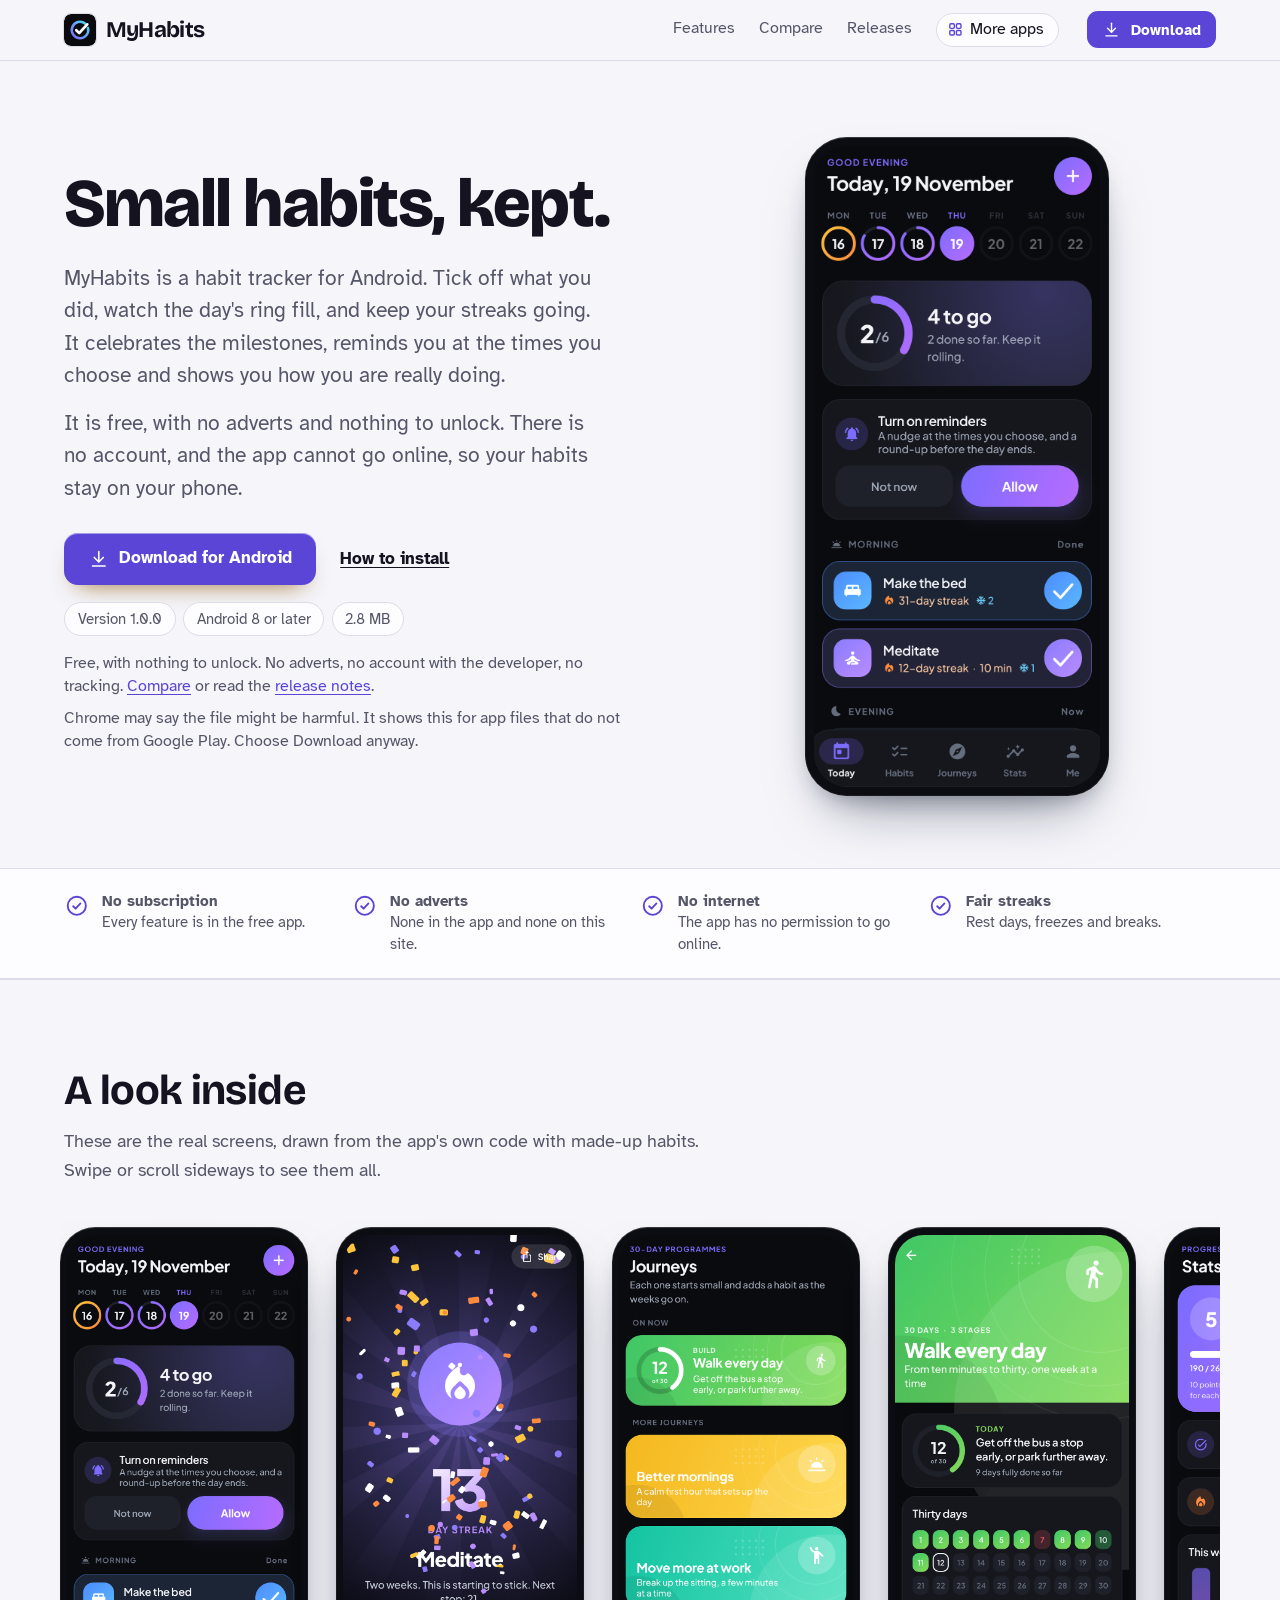
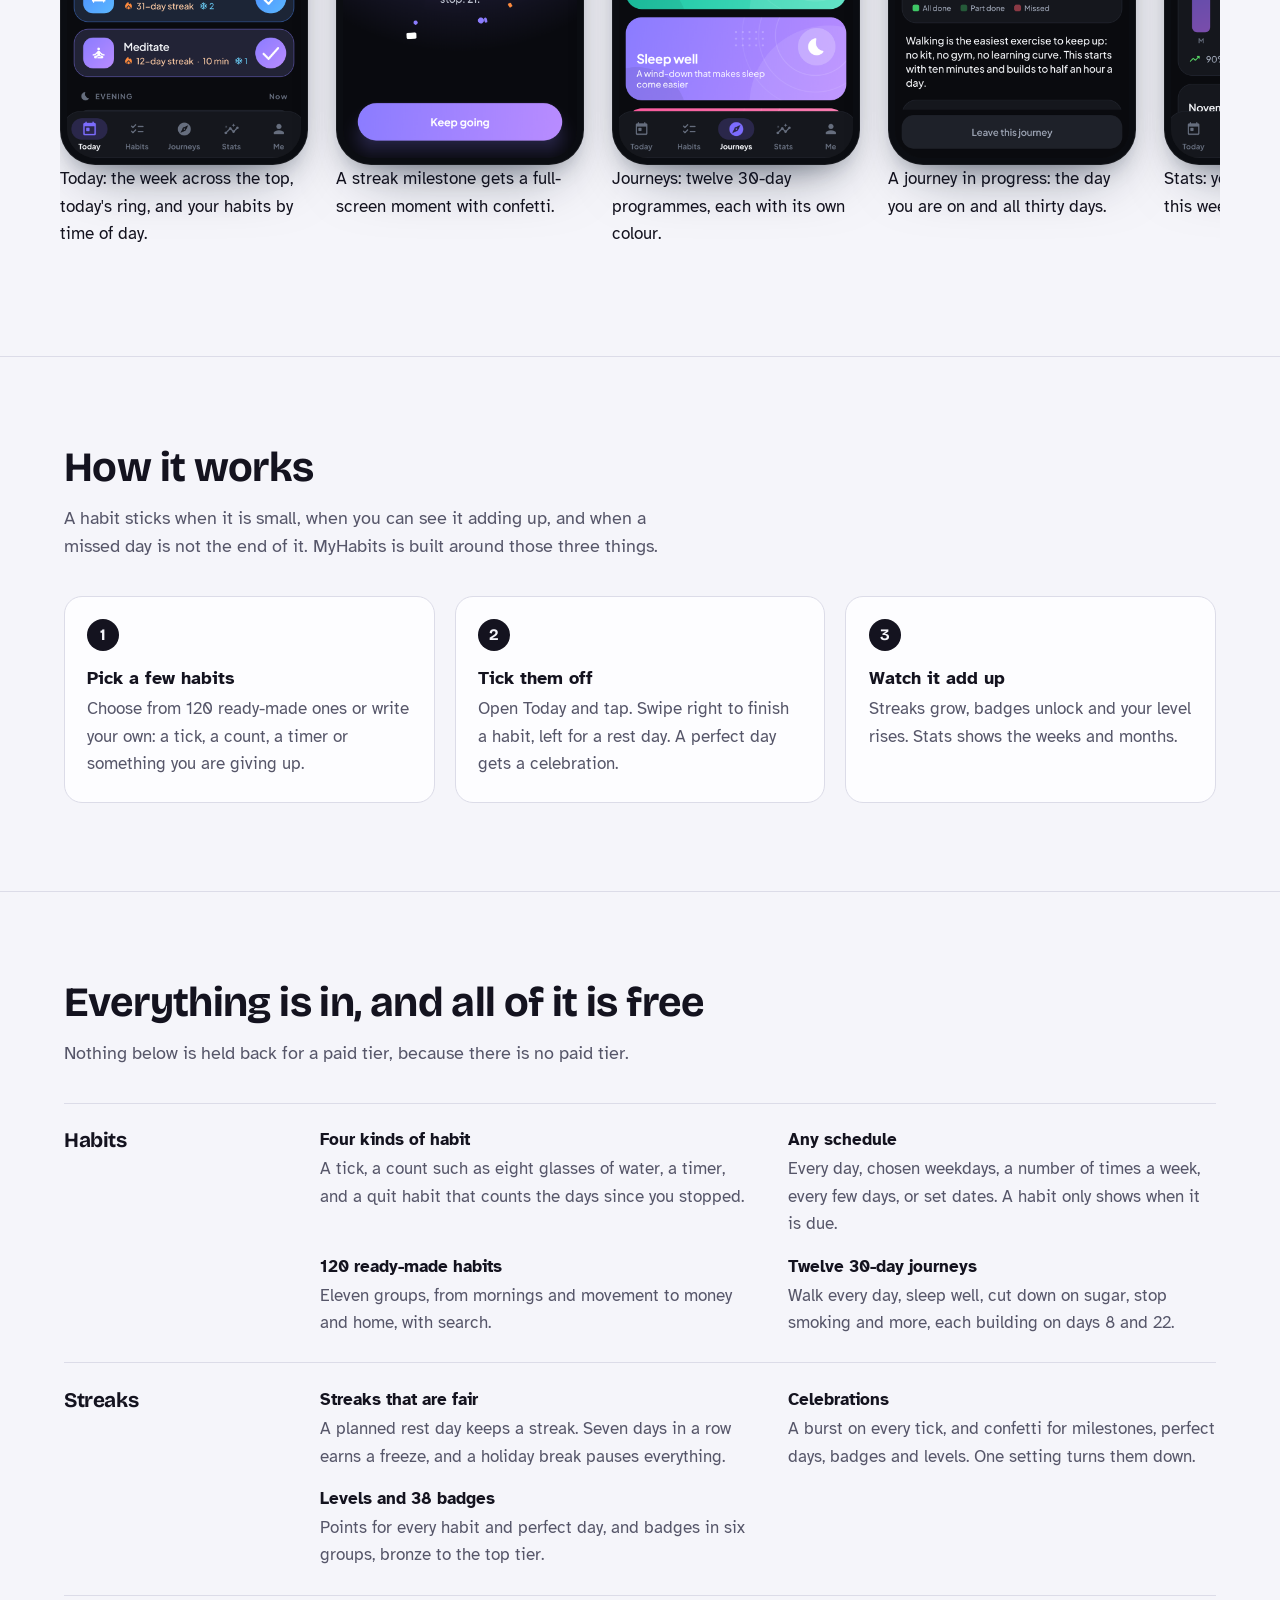
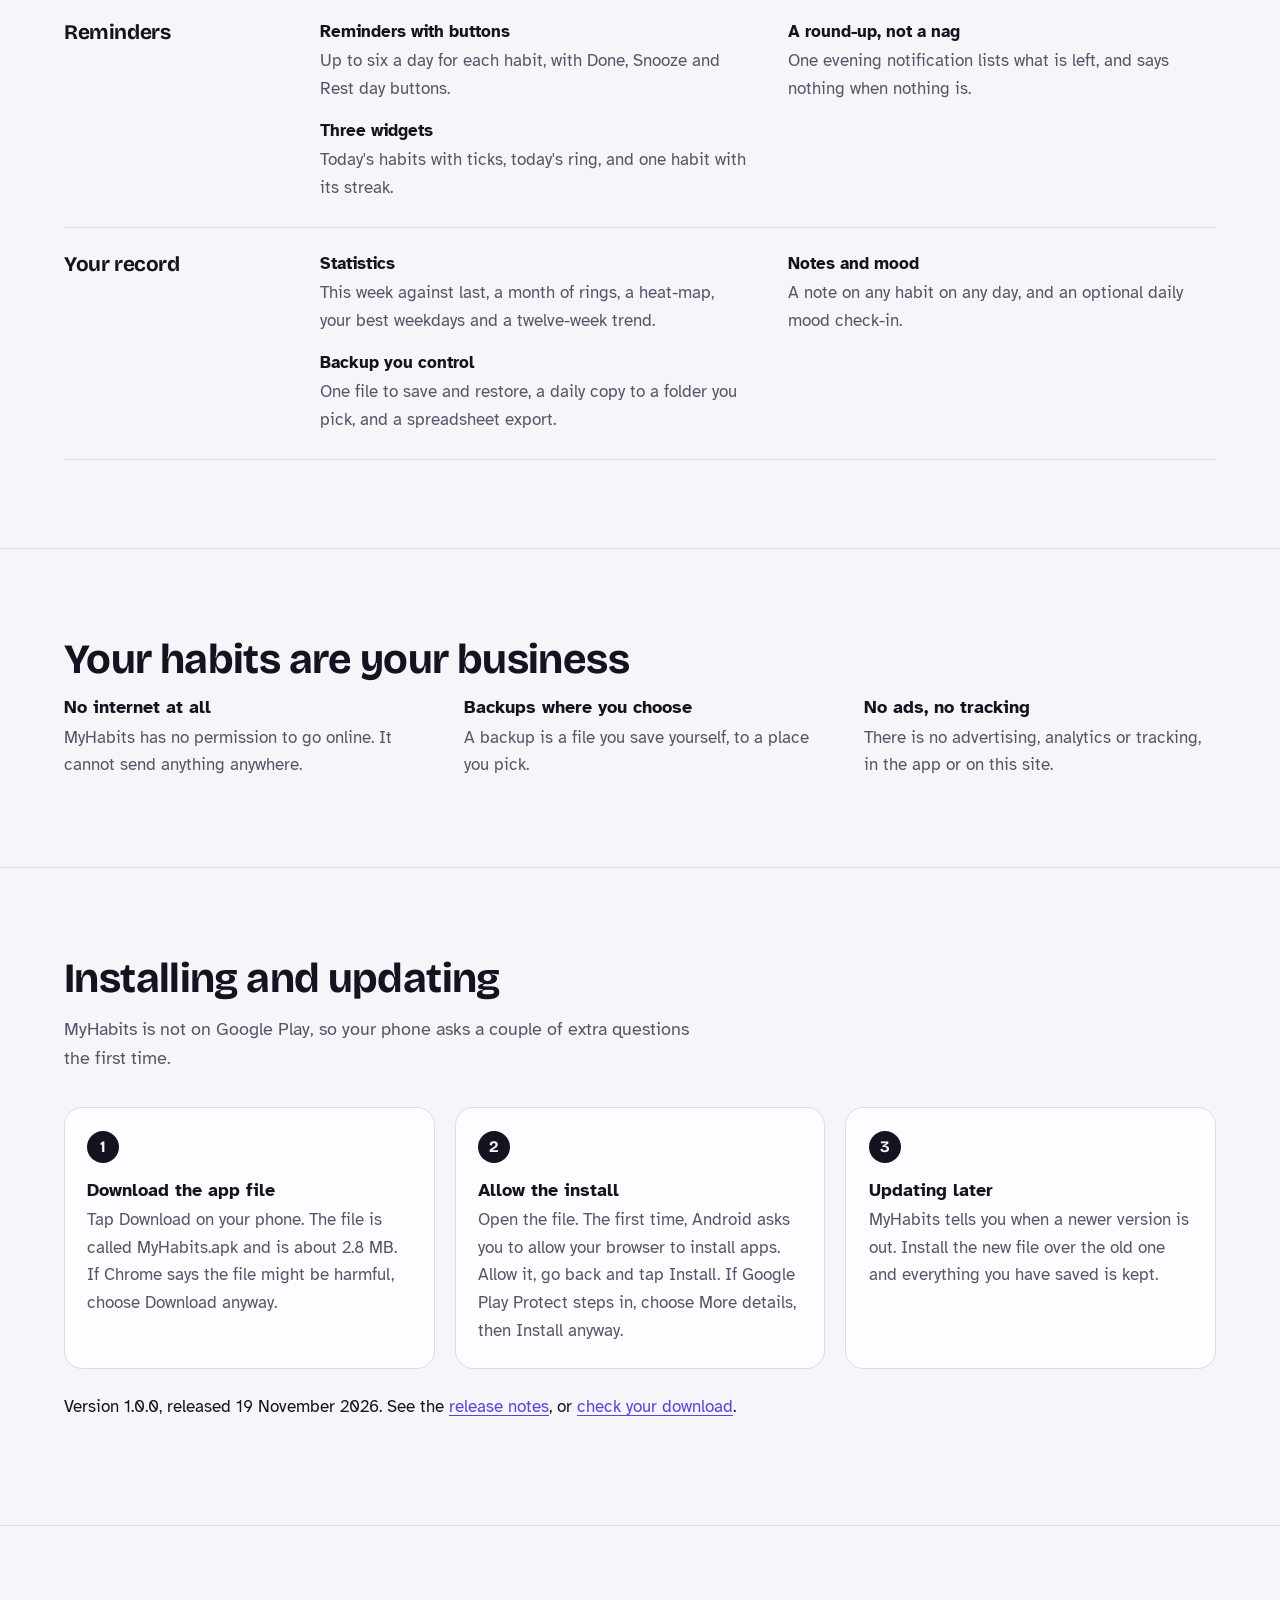
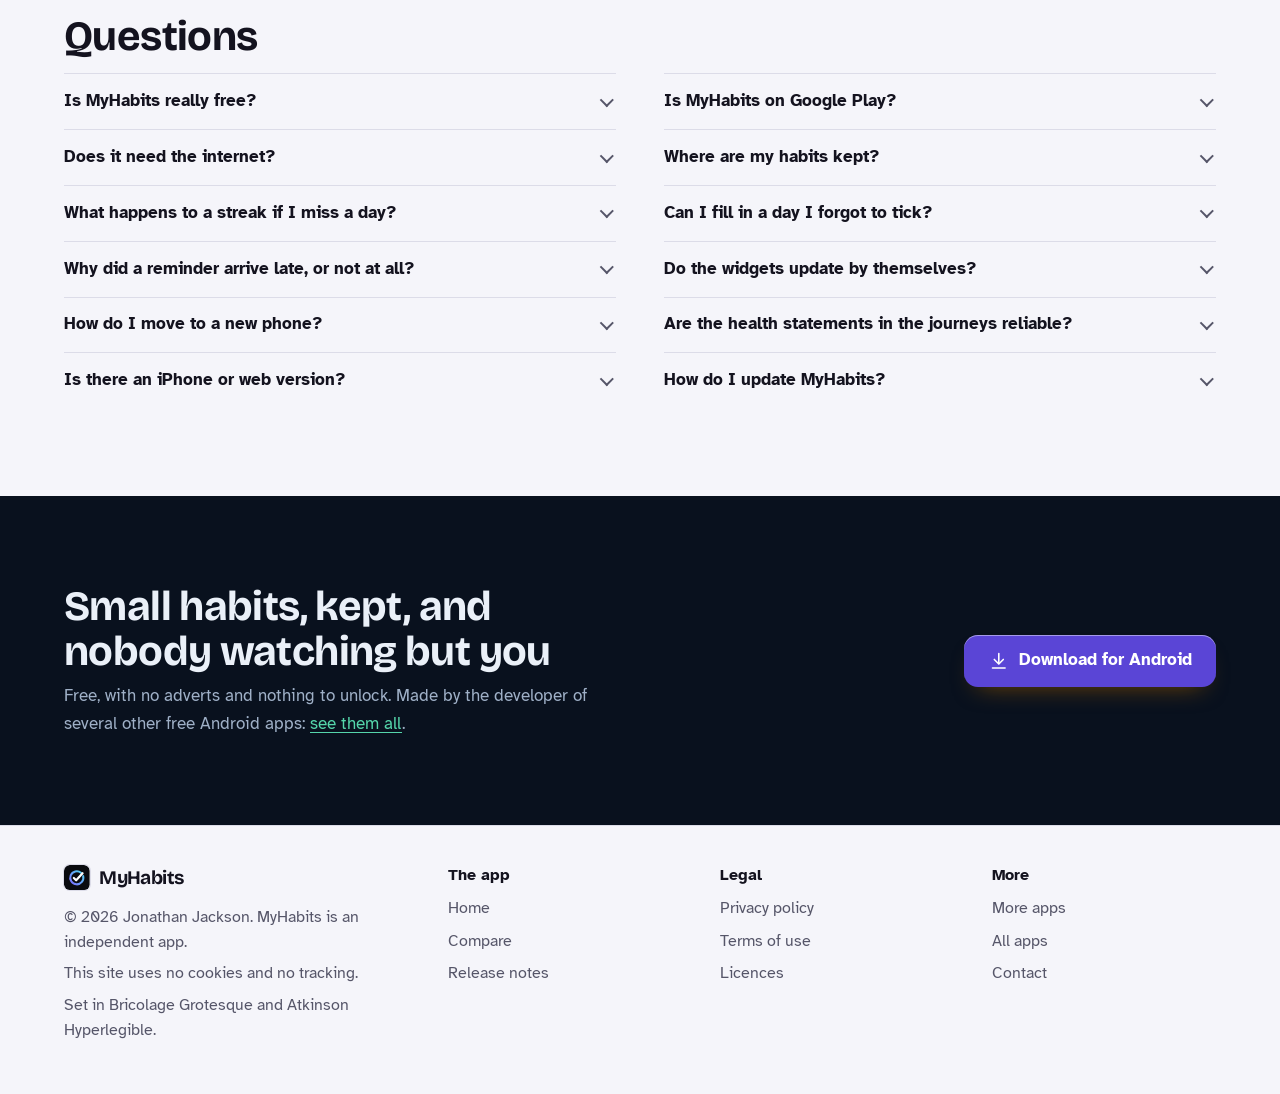
<file: index.html>
<!DOCTYPE html>
<html lang="en-GB">
<head>
<meta charset="utf-8">
<meta name="viewport" content="width=device-width, initial-scale=1">
<title>MyHabits: a free habit tracker for Android, with streaks that are fair</title>
<meta name="description" content="MyHabits is a free habit tracker for Android: ticks, counts, timers and quit habits, fair streaks with rest days and freezes, 120 ready-made habits, twelve 30-day journeys, stats, badges and widgets. No adverts, no account, no internet.">
<meta name="author" content="Jonathan Jackson">
<link rel="canonical" href="https://customgpter.github.io/myhabits/">
<meta name="theme-color" content="#f5f5fa" media="(prefers-color-scheme: light)">
<meta name="theme-color" content="#0d0d14" media="(prefers-color-scheme: dark)">
<meta property="og:type" content="website">
<meta property="og:site_name" content="MyHabits">
<meta property="og:title" content="MyHabits: a free habit tracker for Android, with streaks that are fair">
<meta property="og:description" content="MyHabits is a free habit tracker for Android: ticks, counts, timers and quit habits, fair streaks with rest days and freezes, 120 ready-made habits, twelve 30-day journeys, stats, badges and widgets. No adverts, no account, no internet.">
<meta property="og:url" content="https://customgpter.github.io/myhabits/">
<meta property="og:image" content="https://customgpter.github.io/myhabits/assets/og.png">
<meta property="og:image:width" content="1200">
<meta property="og:image:height" content="630">
<meta property="og:image:alt" content="MyHabits&#x27; Today screen with the day&#x27;s ring and habits by time of day">
<meta property="og:locale" content="en_GB">
<meta name="twitter:card" content="summary_large_image">
<link rel="icon" href="./assets/favicon.svg" type="image/svg+xml">
<link rel="apple-touch-icon" href="./assets/apple-touch-icon.png">
<link rel="preload" href="./assets/fonts/bricolage-grotesque-latin.woff2" as="font" type="font/woff2" crossorigin>
<link rel="preload" href="./assets/fonts/atkinson-hyperlegible-latin-400-normal.woff2" as="font" type="font/woff2" crossorigin>
<link rel="stylesheet" href="./assets/site.css?v=1">
<link rel="stylesheet" href="./assets/house.css?v=1">
<link rel="stylesheet" href="./assets/apps-list.css?v=1">
<script src="./assets/apps-list.js?v=1" defer></script>
<script type="application/ld+json">{"@context":"https://schema.org","@type":"SoftwareApplication","name":"MyHabits","url":"https://customgpter.github.io/myhabits/","description":"MyHabits is a free habit tracker for Android: ticks, counts, timers and quit habits, fair streaks with rest days and freezes, 120 ready-made habits, twelve 30-day journeys, stats, badges and widgets. No adverts, no account, no internet.","applicationCategory":"HealthApplication","operatingSystem":"Android 8 or later","softwareVersion":"1.0.0","downloadUrl":"https://github.com/CustomGPTer/myhabits/releases/latest/download/MyHabits.apk","releaseNotes":"https://customgpter.github.io/myhabits/releases.html","offers":{"@type":"Offer","price":"0","priceCurrency":"GBP"},"inLanguage":"en-GB","image":"https://customgpter.github.io/myhabits/assets/og.png","featureList":["Four kinds of habit","Any schedule","120 ready-made habits","Twelve 30-day journeys","Streaks that are fair","Celebrations","Levels and 38 badges","Reminders with buttons","A round-up, not a nag","Three widgets","Statistics","Notes and mood"],"author":{"@type":"Person","name":"Jonathan Jackson"}}</script>
<script type="application/ld+json">{"@context":"https://schema.org","@type":"FAQPage","mainEntity":[{"@type":"Question","name":"Is MyHabits really free?","acceptedAnswer":{"@type":"Answer","text":"Yes. There is no paid version, no subscription, no trial and no adverts, and nothing in the app is locked. See the comparison."}},{"@type":"Question","name":"Is MyHabits on Google Play?","acceptedAnswer":{"@type":"Answer","text":"No. MyHabits is a personal project and is downloaded from this site as an Android app file. It needs Android 8 or later, which covers almost every phone in use."}},{"@type":"Question","name":"Does it need the internet?","acceptedAnswer":{"@type":"Answer","text":"No. The app does not ask Android for internet access at all, so it cannot go online. Everything works on a plane or with no signal."}},{"@type":"Question","name":"Where are my habits kept?","acceptedAnswer":{"@type":"Answer","text":"On your phone, in the app&#x27;s private storage. They also go into any backup file you save, into the backup folder if you set one, and into your phone&#x27;s own Google backup if you have that switched on."}},{"@type":"Question","name":"What happens to a streak if I miss a day?","acceptedAnswer":{"@type":"Answer","text":"If the day was a rest day or part of a break, nothing. Otherwise a freeze covers it if you have one: you earn a freeze for every seven days in a row and can hold two. With no freeze left, the streak starts again and your best run is kept."}},{"@type":"Question","name":"Can I fill in a day I forgot to tick?","acceptedAnswer":{"@type":"Answer","text":"Yes. Tap any earlier day in the week strip on Today, or any day in a habit&#x27;s calendar, and change it. Streaks, statistics and badges are worked out again."}},{"@type":"Question","name":"Why did a reminder arrive late, or not at all?","acceptedAnswer":{"@type":"Answer","text":"Android holds back alarms from apps it thinks you are not using, and some phones are strict about it. In the app, open Me, then Reminders not arriving. It checks the three settings that matter and sends a test."}},{"@type":"Question","name":"Do the widgets update by themselves?","acceptedAnswer":{"@type":"Answer","text":"Yes. They redraw whenever a habit changes and just after midnight. A tap on a tick marks the habit without opening the app."}},{"@type":"Question","name":"How do I move to a new phone?","acceptedAnswer":{"@type":"Answer","text":"In Me, under Backup, choose Save a backup file. Send the file to the new phone, install MyHabits there and choose Restore from a backup. Habits, history, badges and settings all come across."}},{"@type":"Question","name":"Are the health statements in the journeys reliable?","acceptedAnswer":{"@type":"Answer","text":"They are short summaries of public guidance from the NHS and Cancer Research UK, worded as lowering a risk and never as a promise. MyHabits is not medical advice. The detail is in the terms of use."}},{"@type":"Question","name":"Is there an iPhone or web version?","acceptedAnswer":{"@type":"Answer","text":"No. MyHabits is an Android app only."}},{"@type":"Question","name":"How do I update MyHabits?","acceptedAnswer":{"@type":"Answer","text":"Download the newest version from this site and install it over the one you have. Your habits and history are kept. The app cannot check for updates, because it cannot go online. New versions are listed in the release notes."}}]}</script>
</head>
<body>
<a class="skip" href="#main">Skip to content</a>
<header class="masthead">
<div class="wrap">
<a class="brand" href="./" aria-label="MyHabits home"><svg viewBox="0 0 108 108" aria-hidden="true"><defs><linearGradient id="mh-card" x1="0" y1="1" x2="1" y2="0"><stop offset="0" stop-color="#7c6cff"/><stop offset="1" stop-color="#4fd8f0"/></linearGradient></defs><rect width="108" height="108" rx="24" fill="#0a0b0f"/><g transform="translate(54 54) scale(1.32) translate(-54 -54)" fill="none" stroke-linecap="round" stroke-linejoin="round"><path d="M67.5 37.9A21 21 0 1 0 74.3 48.6" stroke="url(#mh-card)" stroke-width="6.5"/><path d="M44.5 54.5 52 62 72.500 39.500" stroke="#fff" stroke-width="7"/></g></svg><span>MyHabits</span></a>
<nav aria-label="Main"><ul><li><a href="./#features">Features</a></li><li><a href="./compare.html">Compare</a></li><li><a href="./releases.html">Releases</a></li><li><a class="more-apps" href="./more-apps.html"><svg class="ico" viewBox="0 0 24 24" aria-hidden="true"><rect x="4" y="4" width="6.5" height="6.5" rx="1.6"/><rect x="13.5" y="4" width="6.5" height="6.5" rx="1.6"/><rect x="4" y="13.5" width="6.5" height="6.5" rx="1.6"/><rect x="13.5" y="13.5" width="6.5" height="6.5" rx="1.6"/></svg>More apps</a></li></ul></nav>
<a class="button small" href="https://github.com/CustomGPTer/myhabits/releases/latest/download/MyHabits.apk"><svg class="ico" viewBox="0 0 24 24" aria-hidden="true"><path d="M12 4v11"/><path d="M7 10.5l5 5 5-5"/><path d="M5 20h14"/></svg>Download</a>
</div>
</header>
<main id="main">
<div class="hero">
<div class="wrap hero-grid">
<div class="hero-copy">
<h1>Small habits, kept.</h1>
<p class="lede">MyHabits is a habit tracker for Android. Tick off what you did, watch the day's ring fill, and keep your streaks going. It celebrates the milestones, reminds you at the times you choose and shows you how you are really doing.</p><p class="lede">It is free, with no adverts and nothing to unlock. There is no account, and the app cannot go online, so your habits stay on your phone.</p>

<p class="get" id="download"><a class="button" href="https://github.com/CustomGPTer/myhabits/releases/latest/download/MyHabits.apk"><svg class="ico" viewBox="0 0 24 24" aria-hidden="true"><path d="M12 4v11"/><path d="M7 10.5l5 5 5-5"/><path d="M5 20h14"/></svg>Download for Android</a><a class="aside" href="#install">How to install</a></p>
<ul class="pills"><li>Version 1.0.0</li><li>Android 8 or later</li><li>2.8 MB</li></ul>
<p class="facts">Free, with nothing to unlock. No adverts, no account with the developer, no tracking. <a href="compare.html">Compare</a> or read the <a href="releases.html">release notes</a>.</p>
<p class="facts">Chrome may say the file might be harmful. It shows this for app files that do not come from Google Play. Choose Download anyway.</p>
</div>
<div class="hero-phone"><div class="phone"><img src="./assets/screens/today.png" alt="Today: the week across the top, today&#x27;s ring, and your habits by time of day." width="393" height="852" fetchpriority="high"></div></div>
</div>
</div>

<section class="promises" aria-label="In short">
<div class="wrap"><ul><li><svg class="ico" viewBox="0 0 24 24" aria-hidden="true"><circle cx="12" cy="12" r="8.5"/><path d="M8.6 12.4l2.3 2.3 4.5-4.9"/></svg><span><b>No subscription</b><span>Every feature is in the free app.</span></span></li><li><svg class="ico" viewBox="0 0 24 24" aria-hidden="true"><circle cx="12" cy="12" r="8.5"/><path d="M8.6 12.4l2.3 2.3 4.5-4.9"/></svg><span><b>No adverts</b><span>None in the app and none on this site.</span></span></li><li><svg class="ico" viewBox="0 0 24 24" aria-hidden="true"><circle cx="12" cy="12" r="8.5"/><path d="M8.6 12.4l2.3 2.3 4.5-4.9"/></svg><span><b>No internet</b><span>The app has no permission to go online.</span></span></li><li><svg class="ico" viewBox="0 0 24 24" aria-hidden="true"><circle cx="12" cy="12" r="8.5"/><path d="M8.6 12.4l2.3 2.3 4.5-4.9"/></svg><span><b>Fair streaks</b><span>Rest days, freezes and breaks.</span></span></li></ul></div>
</section>

<section id="screens" aria-labelledby="screens-h">
<div class="wrap">
<h2 id="screens-h">A look inside</h2>
<p class="intro">These are the real screens, drawn from the app&#x27;s own code with made-up habits. Swipe or scroll sideways to see them all.</p>
<div class="gallery" tabindex="0" role="region" aria-label="Screens from MyHabits"><figure class="shot"><div class="phone"><img src="./assets/screens/today.png" alt="Today: the week across the top, today&#x27;s ring, and your habits by time of day." width="393" height="852" loading="eager" decoding="async"></div><figcaption>Today: the week across the top, today&#x27;s ring, and your habits by time of day.</figcaption></figure><figure class="shot"><div class="phone"><img src="./assets/screens/milestone.png" alt="A streak milestone gets a full-screen moment with confetti." width="393" height="852" loading="eager" decoding="async"></div><figcaption>A streak milestone gets a full-screen moment with confetti.</figcaption></figure><figure class="shot"><div class="phone"><img src="./assets/screens/journeys.png" alt="Journeys: twelve 30-day programmes, each with its own colour." width="393" height="852" loading="eager" decoding="async"></div><figcaption>Journeys: twelve 30-day programmes, each with its own colour.</figcaption></figure><figure class="shot"><div class="phone"><img src="./assets/screens/journey.png" alt="A journey in progress: the day you are on and all thirty days." width="393" height="852" loading="eager" decoding="async"></div><figcaption>A journey in progress: the day you are on and all thirty days.</figcaption></figure><figure class="shot"><div class="phone"><img src="./assets/screens/stats.png" alt="Stats: your level, the totals, and this week against last." width="393" height="852" loading="eager" decoding="async"></div><figcaption>Stats: your level, the totals, and this week against last.</figcaption></figure><figure class="shot"><div class="phone"><img src="./assets/screens/habit.png" alt="A habit&#x27;s own page: its streak, next milestone and a calendar you can correct." width="393" height="852" loading="eager" decoding="async"></div><figcaption>A habit&#x27;s own page: its streak, next milestone and a calendar you can correct.</figcaption></figure><figure class="shot"><div class="phone"><img src="./assets/screens/badges.png" alt="Badges: thirty-eight to earn, in six groups." width="393" height="852" loading="eager" decoding="async"></div><figcaption>Badges: thirty-eight to earn, in six groups.</figcaption></figure><figure class="shot"><div class="phone"><img src="./assets/screens/light.png" alt="The light theme, with a teal accent." width="393" height="852" loading="eager" decoding="async"></div><figcaption>The light theme, with a teal accent.</figcaption></figure></div>
</div>
</section>

<section id="how" aria-labelledby="how-h">
<div class="wrap">
<h2 id="how-h">How it works</h2>
<p class="intro">A habit sticks when it is small, when you can see it adding up, and when a missed day is not the end of it. MyHabits is built around those three things.</p>
<ol class="steps"><li><h3>Pick a few habits</h3><p>Choose from 120 ready-made ones or write your own: a tick, a count, a timer or something you are giving up.</p></li><li><h3>Tick them off</h3><p>Open Today and tap. Swipe right to finish a habit, left for a rest day. A perfect day gets a celebration.</p></li><li><h3>Watch it add up</h3><p>Streaks grow, badges unlock and your level rises. Stats shows the weeks and months.</p></li></ol>
</div>
</section>

<section id="features" aria-labelledby="features-h">
<div class="wrap">
<h2 id="features-h">Everything is in, and all of it is free</h2>
<p class="intro">Nothing below is held back for a paid tier, because there is no paid tier.</p>
<div class="groups"><div class="group"><h3>Habits</h3><dl><div><dt>Four kinds of habit</dt><dd>A tick, a count such as eight glasses of water, a timer, and a quit habit that counts the days since you stopped.</dd></div><div><dt>Any schedule</dt><dd>Every day, chosen weekdays, a number of times a week, every few days, or set dates. A habit only shows when it is due.</dd></div><div><dt>120 ready-made habits</dt><dd>Eleven groups, from mornings and movement to money and home, with search.</dd></div><div><dt>Twelve 30-day journeys</dt><dd>Walk every day, sleep well, cut down on sugar, stop smoking and more, each building on days 8 and 22.</dd></div></dl></div><div class="group"><h3>Streaks</h3><dl><div><dt>Streaks that are fair</dt><dd>A planned rest day keeps a streak. Seven days in a row earns a freeze, and a holiday break pauses everything.</dd></div><div><dt>Celebrations</dt><dd>A burst on every tick, and confetti for milestones, perfect days, badges and levels. One setting turns them down.</dd></div><div><dt>Levels and 38 badges</dt><dd>Points for every habit and perfect day, and badges in six groups, bronze to the top tier.</dd></div></dl></div><div class="group"><h3>Reminders</h3><dl><div><dt>Reminders with buttons</dt><dd>Up to six a day for each habit, with Done, Snooze and Rest day buttons.</dd></div><div><dt>A round-up, not a nag</dt><dd>One evening notification lists what is left, and says nothing when nothing is.</dd></div><div><dt>Three widgets</dt><dd>Today's habits with ticks, today's ring, and one habit with its streak.</dd></div></dl></div><div class="group"><h3>Your record</h3><dl><div><dt>Statistics</dt><dd>This week against last, a month of rings, a heat-map, your best weekdays and a twelve-week trend.</dd></div><div><dt>Notes and mood</dt><dd>A note on any habit on any day, and an optional daily mood check-in.</dd></div><div><dt>Backup you control</dt><dd>One file to save and restore, a daily copy to a folder you pick, and a spreadsheet export.</dd></div></dl></div></div>
</div>
</section>

<section id="privacy" aria-labelledby="privacy-h">
<div class="wrap">
<h2 id="privacy-h">Your habits are your business</h2>
<ul class="plain"><li><h3>No internet at all</h3><p>MyHabits has no permission to go online. It cannot send anything anywhere.</p></li><li><h3>Backups where you choose</h3><p>A backup is a file you save yourself, to a place you pick.</p></li><li><h3>No ads, no tracking</h3><p>There is no advertising, analytics or tracking, in the app or on this site.</p></li></ul>
</div>
</section>

<section id="install" aria-labelledby="install-h">
<div class="wrap">
<h2 id="install-h">Installing and updating</h2>
<p class="intro">MyHabits is not on Google Play, so your phone asks a couple of extra questions the first time.</p>
<ol class="steps"><li><h3>Download the app file</h3><p>Tap Download on your phone. The file is called MyHabits.apk and is about 2.8 MB. If Chrome says the file might be harmful, choose Download anyway.</p></li><li><h3>Allow the install</h3><p>Open the file. The first time, Android asks you to allow your browser to install apps. Allow it, go back and tap Install. If Google Play Protect steps in, choose More details, then Install anyway.</p></li><li><h3>Updating later</h3><p>MyHabits tells you when a newer version is out. Install the new file over the old one and everything you have saved is kept.</p></li></ol>
<p class="after-table">Version 1.0.0, released 19 November 2026. See the <a href="releases.html">release notes</a>, or <a href="releases.html#checking">check your download</a>.</p>
</div>
</section>

<section id="questions" aria-labelledby="questions-h">
<div class="wrap">
<h2 id="questions-h">Questions</h2>
<div class="faq"><details><summary>Is MyHabits really free?</summary><p>Yes. There is no paid version, no subscription, no trial and no adverts, and nothing in the app is locked. <a href="compare.html">See the comparison</a>.</p></details><details><summary>Is MyHabits on Google Play?</summary><p>No. MyHabits is a personal project and is downloaded from this site as an Android app file. It needs Android 8 or later, which covers almost every phone in use.</p></details><details><summary>Does it need the internet?</summary><p>No. The app does not ask Android for internet access at all, so it cannot go online. Everything works on a plane or with no signal.</p></details><details><summary>Where are my habits kept?</summary><p>On your phone, in the app&#x27;s private storage. They also go into any backup file you save, into the backup folder if you set one, and into your phone&#x27;s own Google backup if you have that switched on.</p></details><details><summary>What happens to a streak if I miss a day?</summary><p>If the day was a rest day or part of a break, nothing. Otherwise a freeze covers it if you have one: you earn a freeze for every seven days in a row and can hold two. With no freeze left, the streak starts again and your best run is kept.</p></details><details><summary>Can I fill in a day I forgot to tick?</summary><p>Yes. Tap any earlier day in the week strip on Today, or any day in a habit&#x27;s calendar, and change it. Streaks, statistics and badges are worked out again.</p></details><details><summary>Why did a reminder arrive late, or not at all?</summary><p>Android holds back alarms from apps it thinks you are not using, and some phones are strict about it. In the app, open Me, then Reminders not arriving. It checks the three settings that matter and sends a test.</p></details><details><summary>Do the widgets update by themselves?</summary><p>Yes. They redraw whenever a habit changes and just after midnight. A tap on a tick marks the habit without opening the app.</p></details><details><summary>How do I move to a new phone?</summary><p>In Me, under Backup, choose Save a backup file. Send the file to the new phone, install MyHabits there and choose Restore from a backup. Habits, history, badges and settings all come across.</p></details><details><summary>Are the health statements in the journeys reliable?</summary><p>They are short summaries of public guidance from the NHS and Cancer Research UK, worded as lowering a risk and never as a promise. MyHabits is not medical advice. The detail is in the <a href="terms.html#health">terms of use</a>.</p></details><details><summary>Is there an iPhone or web version?</summary><p>No. MyHabits is an Android app only.</p></details><details><summary>How do I update MyHabits?</summary><p>Download the newest version from this site and install it over the one you have. Your habits and history are kept. The app cannot check for updates, because it cannot go online. New versions are listed in the <a href="releases.html">release notes</a>.</p></details></div>
</div>
</section>

<section class="closing" aria-labelledby="closing-h">
<div class="wrap">
<div><h2 id="closing-h">Small habits, kept, and nobody watching but you</h2><p>Free, with no adverts and nothing to unlock. Made by the developer of several other free Android apps: <a href="more-apps.html">see them all</a>.</p></div>
<a class="button" href="https://github.com/CustomGPTer/myhabits/releases/latest/download/MyHabits.apk"><svg class="ico" viewBox="0 0 24 24" aria-hidden="true"><path d="M12 4v11"/><path d="M7 10.5l5 5 5-5"/><path d="M5 20h14"/></svg>Download for Android</a>
</div>
</section>
</main>
<footer class="colophon">
<div class="wrap">
<div>
<a class="brand" href="./" aria-label="MyHabits home"><svg viewBox="0 0 108 108" aria-hidden="true"><defs><linearGradient id="mh-card" x1="0" y1="1" x2="1" y2="0"><stop offset="0" stop-color="#7c6cff"/><stop offset="1" stop-color="#4fd8f0"/></linearGradient></defs><rect width="108" height="108" rx="24" fill="#0a0b0f"/><g transform="translate(54 54) scale(1.32) translate(-54 -54)" fill="none" stroke-linecap="round" stroke-linejoin="round"><path d="M67.5 37.9A21 21 0 1 0 74.3 48.6" stroke="url(#mh-card)" stroke-width="6.5"/><path d="M44.5 54.5 52 62 72.500 39.500" stroke="#fff" stroke-width="7"/></g></svg><span>MyHabits</span></a>
<p>&copy; 2026 Jonathan Jackson. MyHabits is an independent app.</p>
<p>This site uses no cookies and no tracking.</p>
<p>Set in Bricolage Grotesque and Atkinson Hyperlegible.</p>
</div>
<nav aria-label="The app"><h2>The app</h2><ul>
<li><a href="./">Home</a></li>
<li><a href="./compare.html">Compare</a></li>
<li><a href="./releases.html">Release notes</a></li>

</ul></nav>
<nav aria-label="Legal"><h2>Legal</h2><ul>
<li><a href="./privacy.html">Privacy policy</a></li>
<li><a href="./terms.html">Terms of use</a></li>
<li><a href="./licences.html">Licences</a></li>
</ul></nav>
<nav aria-label="More"><h2>More</h2><ul>
<li><a href="./more-apps.html">More apps</a></li>
<li><a href="https://customgpter.github.io/">All apps</a></li>
<li><a href="https://github.com/CustomGPTer/myhabits/issues">Contact</a></li>
</ul></nav>
</div>
</footer>
</body>
</html>
</file>
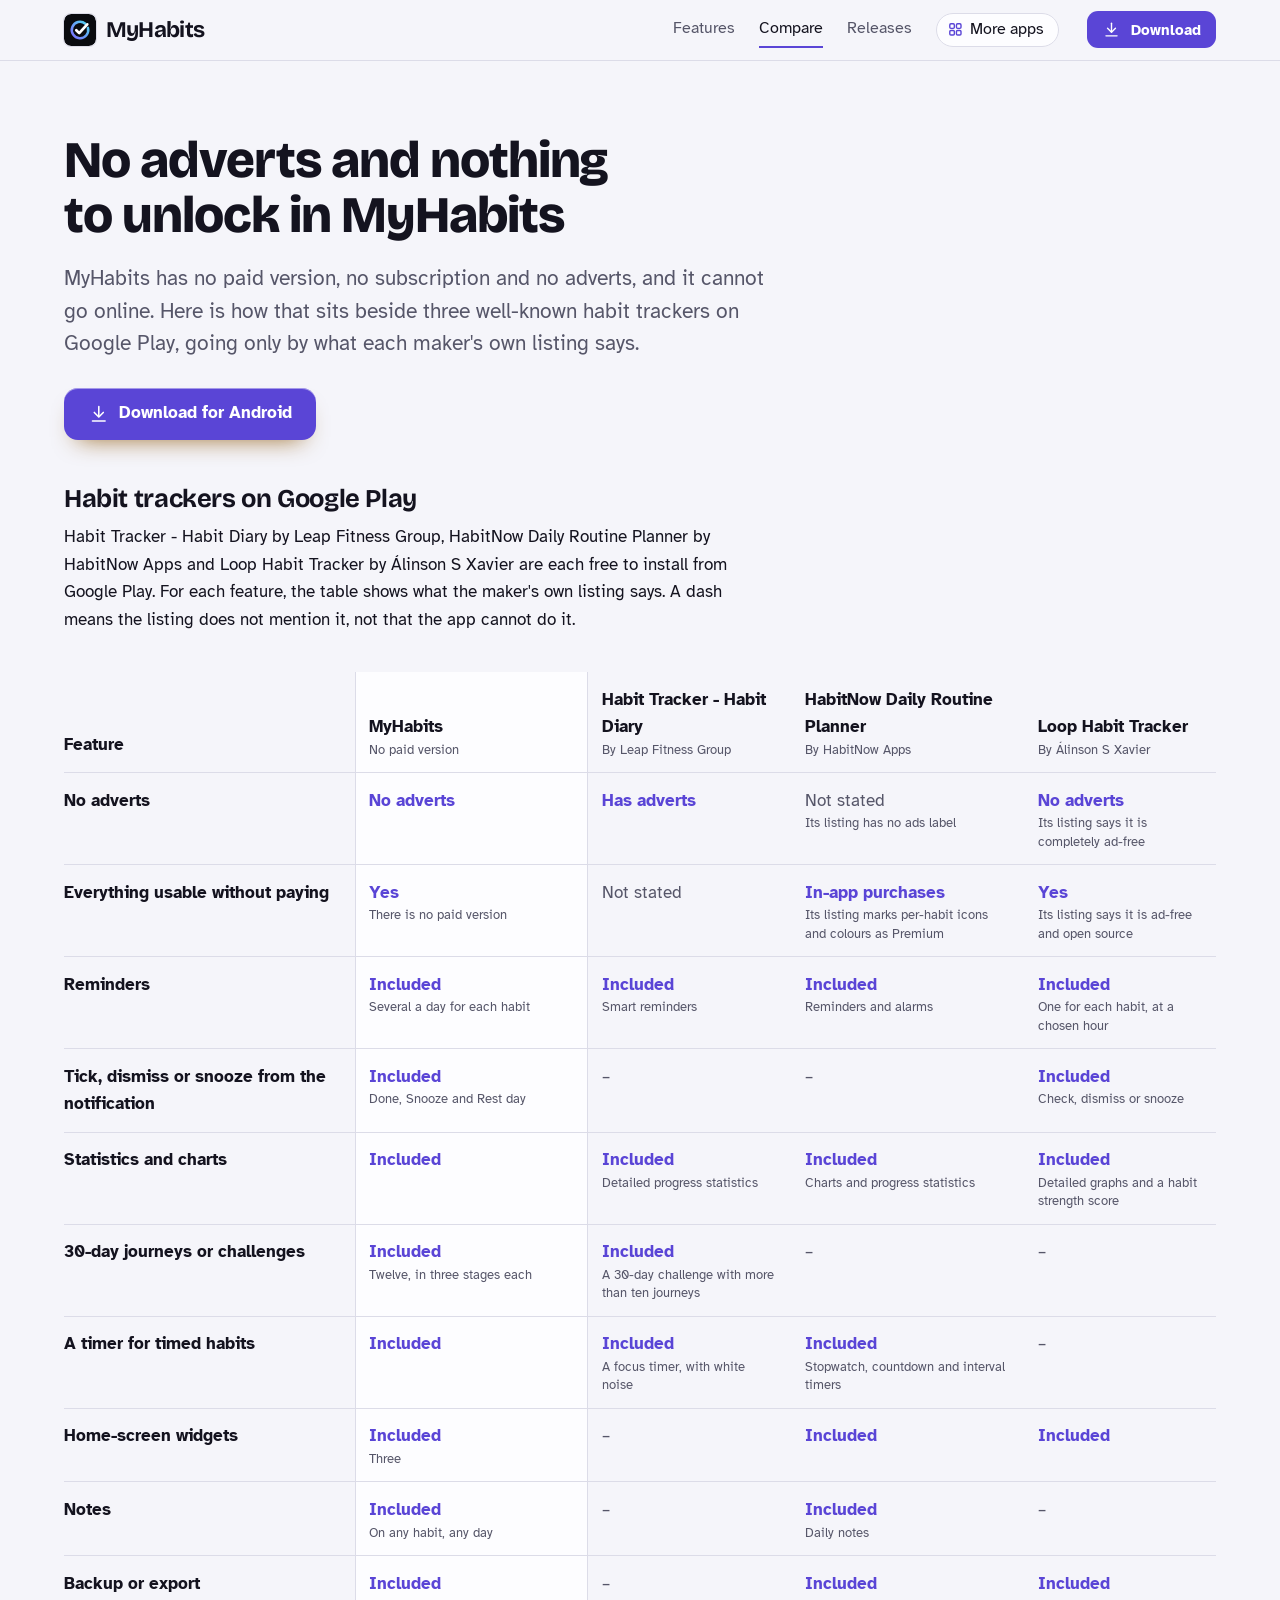
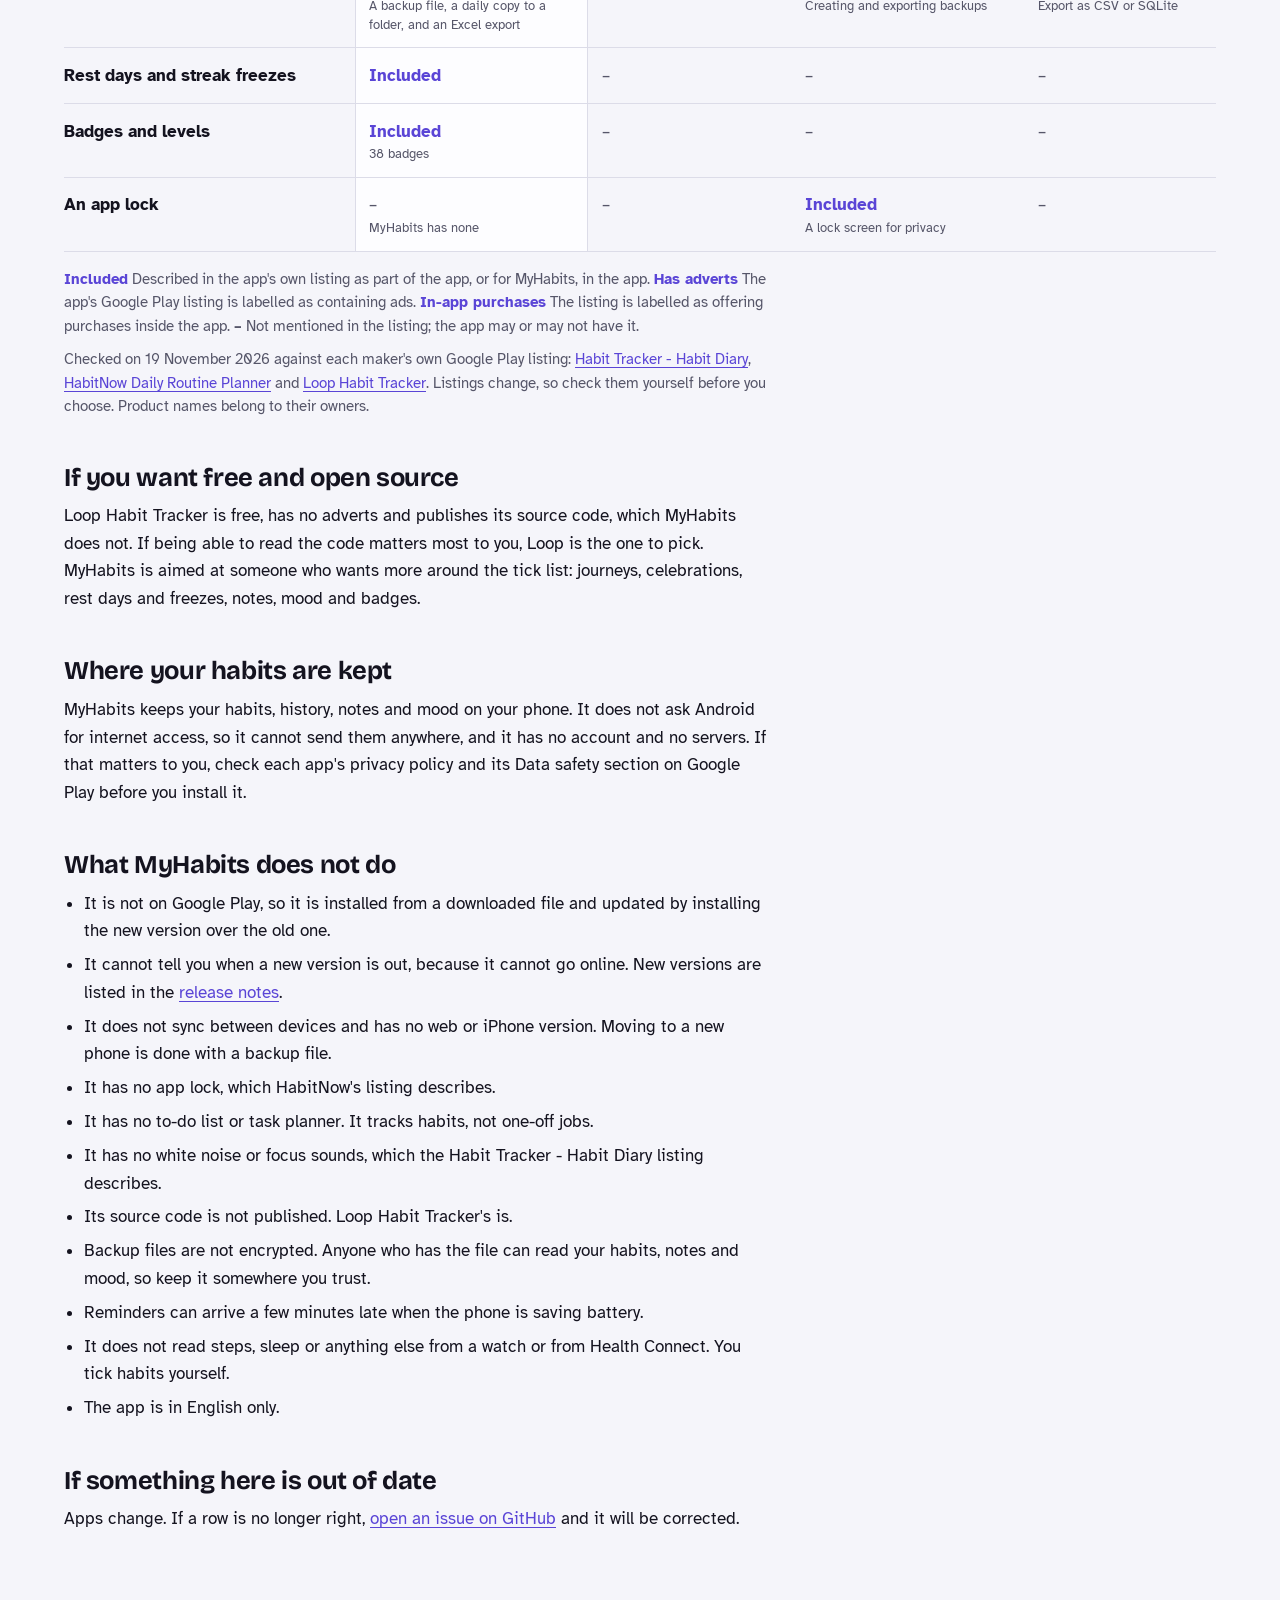
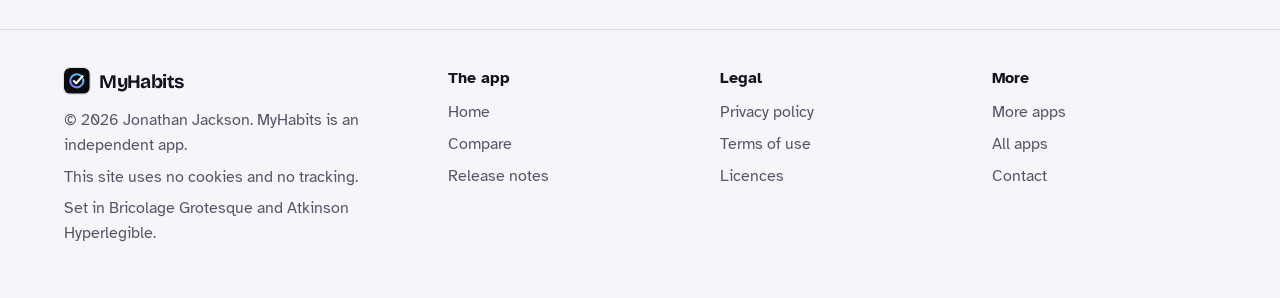
<file: compare.html>
<!DOCTYPE html>
<html lang="en-GB">
<head>
<meta charset="utf-8">
<meta name="viewport" content="width=device-width, initial-scale=1">
<title>MyHabits compared with other habit trackers</title>
<meta name="description" content="How MyHabits compares with three habit trackers on Google Play, row by row, with each claim linked to the app&#x27;s own listing.">
<meta name="author" content="Jonathan Jackson">
<link rel="canonical" href="https://customgpter.github.io/myhabits/compare.html">
<meta name="theme-color" content="#f5f5fa" media="(prefers-color-scheme: light)">
<meta name="theme-color" content="#0d0d14" media="(prefers-color-scheme: dark)">
<meta property="og:type" content="website">
<meta property="og:site_name" content="MyHabits">
<meta property="og:title" content="MyHabits compared with other habit trackers">
<meta property="og:description" content="How MyHabits compares with three habit trackers on Google Play, row by row, with each claim linked to the app&#x27;s own listing.">
<meta property="og:url" content="https://customgpter.github.io/myhabits/compare.html">
<meta property="og:image" content="https://customgpter.github.io/myhabits/assets/og.png">
<meta property="og:image:width" content="1200">
<meta property="og:image:height" content="630">
<meta property="og:image:alt" content="MyHabits&#x27; Today screen with the day&#x27;s ring and habits by time of day">
<meta property="og:locale" content="en_GB">
<meta name="twitter:card" content="summary_large_image">
<link rel="icon" href="./assets/favicon.svg" type="image/svg+xml">
<link rel="apple-touch-icon" href="./assets/apple-touch-icon.png">
<link rel="preload" href="./assets/fonts/bricolage-grotesque-latin.woff2" as="font" type="font/woff2" crossorigin>
<link rel="preload" href="./assets/fonts/atkinson-hyperlegible-latin-400-normal.woff2" as="font" type="font/woff2" crossorigin>
<link rel="stylesheet" href="./assets/site.css?v=1">
<link rel="stylesheet" href="./assets/house.css?v=1">
<link rel="stylesheet" href="./assets/apps-list.css?v=1">
<script src="./assets/apps-list.js?v=1" defer></script>
</head>
<body>
<a class="skip" href="#main">Skip to content</a>
<header class="masthead">
<div class="wrap">
<a class="brand" href="./" aria-label="MyHabits home"><svg viewBox="0 0 108 108" aria-hidden="true"><defs><linearGradient id="mh-card" x1="0" y1="1" x2="1" y2="0"><stop offset="0" stop-color="#7c6cff"/><stop offset="1" stop-color="#4fd8f0"/></linearGradient></defs><rect width="108" height="108" rx="24" fill="#0a0b0f"/><g transform="translate(54 54) scale(1.32) translate(-54 -54)" fill="none" stroke-linecap="round" stroke-linejoin="round"><path d="M67.5 37.9A21 21 0 1 0 74.3 48.6" stroke="url(#mh-card)" stroke-width="6.5"/><path d="M44.5 54.5 52 62 72.500 39.500" stroke="#fff" stroke-width="7"/></g></svg><span>MyHabits</span></a>
<nav aria-label="Main"><ul><li><a href="./#features">Features</a></li><li><a href="./compare.html" aria-current="page">Compare</a></li><li><a href="./releases.html">Releases</a></li><li><a class="more-apps" href="./more-apps.html"><svg class="ico" viewBox="0 0 24 24" aria-hidden="true"><rect x="4" y="4" width="6.5" height="6.5" rx="1.6"/><rect x="13.5" y="4" width="6.5" height="6.5" rx="1.6"/><rect x="4" y="13.5" width="6.5" height="6.5" rx="1.6"/><rect x="13.5" y="13.5" width="6.5" height="6.5" rx="1.6"/></svg>More apps</a></li></ul></nav>
<a class="button small" href="https://github.com/CustomGPTer/myhabits/releases/latest/download/MyHabits.apk"><svg class="ico" viewBox="0 0 24 24" aria-hidden="true"><path d="M12 4v11"/><path d="M7 10.5l5 5 5-5"/><path d="M5 20h14"/></svg>Download</a>
</div>
</header>
<main id="main" class="doc">
<div class="wrap">
<div class="measure">
<h1>No adverts and nothing to unlock in MyHabits</h1>
<p class="lede">MyHabits has no paid version, no subscription and no adverts, and it cannot go online. Here is how that sits beside three well-known habit trackers on Google Play, going only by what each maker's own listing says.</p>
<p class="get"><a class="button" href="https://github.com/CustomGPTer/myhabits/releases/latest/download/MyHabits.apk"><svg class="ico" viewBox="0 0 24 24" aria-hidden="true"><path d="M12 4v11"/><path d="M7 10.5l5 5 5-5"/><path d="M5 20h14"/></svg>Download for Android</a></p>
<h2 id="paid">Habit trackers on Google Play</h2>
<p>Habit Tracker - Habit Diary by Leap Fitness Group, HabitNow Daily Routine Planner by HabitNow Apps and Loop Habit Tracker by &Aacute;linson S Xavier are each free to install from Google Play. For each feature, the table shows what the maker's own listing says. A dash means the listing does not mention it, not that the app cannot do it.</p>
</div>
<div class="scroll">
<table class="cmp">
<thead><tr><th scope="col">Feature</th><th scope="col" class="ours">MyHabits<small>No paid version</small></th><th scope="col">Habit Tracker - Habit Diary<small>By Leap Fitness Group</small></th><th scope="col">HabitNow Daily Routine Planner<small>By HabitNow Apps</small></th><th scope="col">Loop Habit Tracker<small>By &Aacute;linson S Xavier</small></th></tr></thead>
<tbody>
<tr><th scope="row">No adverts</th><td class="yes ours"><span class="app">MyHabits</span><span class="v">No adverts</span></td><td class="pay"><span class="app">Habit Tracker - Habit Diary</span><span class="v">Has adverts</span></td><td class="na"><span class="app">HabitNow Daily Routine Planner</span><span class="v">Not stated<small>Its listing has no ads label</small></span></td><td class="yes"><span class="app">Loop Habit Tracker</span><span class="v">No adverts<small>Its listing says it is completely ad-free</small></span></td></tr>
<tr><th scope="row">Everything usable without paying</th><td class="yes ours"><span class="app">MyHabits</span><span class="v">Yes<small>There is no paid version</small></span></td><td class="na"><span class="app">Habit Tracker - Habit Diary</span><span class="v">Not stated</span></td><td class="pay"><span class="app">HabitNow Daily Routine Planner</span><span class="v">In-app purchases<small>Its listing marks per-habit icons and colours as Premium</small></span></td><td class="yes"><span class="app">Loop Habit Tracker</span><span class="v">Yes<small>Its listing says it is ad-free and open source</small></span></td></tr>
<tr><th scope="row">Reminders</th><td class="yes ours"><span class="app">MyHabits</span><span class="v">Included<small>Several a day for each habit</small></span></td><td class="yes"><span class="app">Habit Tracker - Habit Diary</span><span class="v">Included<small>Smart reminders</small></span></td><td class="yes"><span class="app">HabitNow Daily Routine Planner</span><span class="v">Included<small>Reminders and alarms</small></span></td><td class="yes"><span class="app">Loop Habit Tracker</span><span class="v">Included<small>One for each habit, at a chosen hour</small></span></td></tr>
<tr><th scope="row">Tick, dismiss or snooze from the notification</th><td class="yes ours"><span class="app">MyHabits</span><span class="v">Included<small>Done, Snooze and Rest day</small></span></td><td class="na"><span class="app">Habit Tracker - Habit Diary</span><span class="v">&ndash;</span></td><td class="na"><span class="app">HabitNow Daily Routine Planner</span><span class="v">&ndash;</span></td><td class="yes"><span class="app">Loop Habit Tracker</span><span class="v">Included<small>Check, dismiss or snooze</small></span></td></tr>
<tr><th scope="row">Statistics and charts</th><td class="yes ours"><span class="app">MyHabits</span><span class="v">Included</span></td><td class="yes"><span class="app">Habit Tracker - Habit Diary</span><span class="v">Included<small>Detailed progress statistics</small></span></td><td class="yes"><span class="app">HabitNow Daily Routine Planner</span><span class="v">Included<small>Charts and progress statistics</small></span></td><td class="yes"><span class="app">Loop Habit Tracker</span><span class="v">Included<small>Detailed graphs and a habit strength score</small></span></td></tr>
<tr><th scope="row">30-day journeys or challenges</th><td class="yes ours"><span class="app">MyHabits</span><span class="v">Included<small>Twelve, in three stages each</small></span></td><td class="yes"><span class="app">Habit Tracker - Habit Diary</span><span class="v">Included<small>A 30-day challenge with more than ten journeys</small></span></td><td class="na"><span class="app">HabitNow Daily Routine Planner</span><span class="v">&ndash;</span></td><td class="na"><span class="app">Loop Habit Tracker</span><span class="v">&ndash;</span></td></tr>
<tr><th scope="row">A timer for timed habits</th><td class="yes ours"><span class="app">MyHabits</span><span class="v">Included</span></td><td class="yes"><span class="app">Habit Tracker - Habit Diary</span><span class="v">Included<small>A focus timer, with white noise</small></span></td><td class="yes"><span class="app">HabitNow Daily Routine Planner</span><span class="v">Included<small>Stopwatch, countdown and interval timers</small></span></td><td class="na"><span class="app">Loop Habit Tracker</span><span class="v">&ndash;</span></td></tr>
<tr><th scope="row">Home-screen widgets</th><td class="yes ours"><span class="app">MyHabits</span><span class="v">Included<small>Three</small></span></td><td class="na"><span class="app">Habit Tracker - Habit Diary</span><span class="v">&ndash;</span></td><td class="yes"><span class="app">HabitNow Daily Routine Planner</span><span class="v">Included</span></td><td class="yes"><span class="app">Loop Habit Tracker</span><span class="v">Included</span></td></tr>
<tr><th scope="row">Notes</th><td class="yes ours"><span class="app">MyHabits</span><span class="v">Included<small>On any habit, any day</small></span></td><td class="na"><span class="app">Habit Tracker - Habit Diary</span><span class="v">&ndash;</span></td><td class="yes"><span class="app">HabitNow Daily Routine Planner</span><span class="v">Included<small>Daily notes</small></span></td><td class="na"><span class="app">Loop Habit Tracker</span><span class="v">&ndash;</span></td></tr>
<tr><th scope="row">Backup or export</th><td class="yes ours"><span class="app">MyHabits</span><span class="v">Included<small>A backup file, a daily copy to a folder, and an Excel export</small></span></td><td class="na"><span class="app">Habit Tracker - Habit Diary</span><span class="v">&ndash;</span></td><td class="yes"><span class="app">HabitNow Daily Routine Planner</span><span class="v">Included<small>Creating and exporting backups</small></span></td><td class="yes"><span class="app">Loop Habit Tracker</span><span class="v">Included<small>Export as CSV or SQLite</small></span></td></tr>
<tr><th scope="row">Rest days and streak freezes</th><td class="yes ours"><span class="app">MyHabits</span><span class="v">Included</span></td><td class="na"><span class="app">Habit Tracker - Habit Diary</span><span class="v">&ndash;</span></td><td class="na"><span class="app">HabitNow Daily Routine Planner</span><span class="v">&ndash;</span></td><td class="na"><span class="app">Loop Habit Tracker</span><span class="v">&ndash;</span></td></tr>
<tr><th scope="row">Badges and levels</th><td class="yes ours"><span class="app">MyHabits</span><span class="v">Included<small>38 badges</small></span></td><td class="na"><span class="app">Habit Tracker - Habit Diary</span><span class="v">&ndash;</span></td><td class="na"><span class="app">HabitNow Daily Routine Planner</span><span class="v">&ndash;</span></td><td class="na"><span class="app">Loop Habit Tracker</span><span class="v">&ndash;</span></td></tr>
<tr><th scope="row">An app lock</th><td class="na ours"><span class="app">MyHabits</span><span class="v">&ndash;<small>MyHabits has none</small></span></td><td class="na"><span class="app">Habit Tracker - Habit Diary</span><span class="v">&ndash;</span></td><td class="yes"><span class="app">HabitNow Daily Routine Planner</span><span class="v">Included<small>A lock screen for privacy</small></span></td><td class="na"><span class="app">Loop Habit Tracker</span><span class="v">&ndash;</span></td></tr>
</tbody>
</table>
</div>
<div class="measure">
<p class="key"><strong class="yes">Included</strong> Described in the app's own listing as part of the app, or for MyHabits, in the app. <strong class="pay">Has adverts</strong> The app's Google Play listing is labelled as containing ads. <strong class="pay">In-app purchases</strong> The listing is labelled as offering purchases inside the app. <strong>&ndash;</strong> Not mentioned in the listing; the app may or may not have it.</p>
<p class="key">Checked on 19 November 2026 against each maker's own Google Play listing: <a href="https://play.google.com/store/apps/details?id=habittracker.todolist.tickit.daily.planner">Habit Tracker - Habit Diary</a>, <a href="https://play.google.com/store/apps/details?id=com.habitnow">HabitNow Daily Routine Planner</a> and <a href="https://play.google.com/store/apps/details?id=org.isoron.uhabits">Loop Habit Tracker</a>. Listings change, so check them yourself before you choose. Product names belong to their owners.</p>

<h2 id="loop">If you want free and open source</h2>
<p>Loop Habit Tracker is free, has no adverts and publishes its source code, which MyHabits does not. If being able to read the code matters most to you, Loop is the one to pick. MyHabits is aimed at someone who wants more around the tick list: journeys, celebrations, rest days and freezes, notes, mood and badges.</p>

<h2 id="phone">Where your habits are kept</h2>
<p>MyHabits keeps your habits, history, notes and mood on your phone. It does not ask Android for internet access, so it cannot send them anywhere, and it has no account and no servers. If that matters to you, check each app's privacy policy and its Data safety section on Google Play before you install it.</p>

<h2 id="honest">What MyHabits does not do</h2>
<ul>
<li>It is not on Google Play, so it is installed from a downloaded file and updated by installing the new version over the old one.</li>
<li>It cannot tell you when a new version is out, because it cannot go online. New versions are listed in the <a href="releases.html">release notes</a>.</li>
<li>It does not sync between devices and has no web or iPhone version. Moving to a new phone is done with a backup file.</li>
<li>It has no app lock, which HabitNow's listing describes.</li>
<li>It has no to-do list or task planner. It tracks habits, not one-off jobs.</li>
<li>It has no white noise or focus sounds, which the Habit Tracker - Habit Diary listing describes.</li>
<li>Its source code is not published. Loop Habit Tracker's is.</li>
<li>Backup files are not encrypted. Anyone who has the file can read your habits, notes and mood, so keep it somewhere you trust.</li>
<li>Reminders can arrive a few minutes late when the phone is saving battery.</li>
<li>It does not read steps, sleep or anything else from a watch or from Health Connect. You tick habits yourself.</li>
<li>The app is in English only.</li>
</ul>
<h2 id="wrong">If something here is out of date</h2>
<p>Apps change. If a row is no longer right, <a href="https://github.com/CustomGPTer/myhabits/issues">open an issue on GitHub</a> and it will be corrected.</p>
</div>
</div>
</main>
<footer class="colophon">
<div class="wrap">
<div>
<a class="brand" href="./" aria-label="MyHabits home"><svg viewBox="0 0 108 108" aria-hidden="true"><defs><linearGradient id="mh-card" x1="0" y1="1" x2="1" y2="0"><stop offset="0" stop-color="#7c6cff"/><stop offset="1" stop-color="#4fd8f0"/></linearGradient></defs><rect width="108" height="108" rx="24" fill="#0a0b0f"/><g transform="translate(54 54) scale(1.32) translate(-54 -54)" fill="none" stroke-linecap="round" stroke-linejoin="round"><path d="M67.5 37.9A21 21 0 1 0 74.3 48.6" stroke="url(#mh-card)" stroke-width="6.5"/><path d="M44.5 54.5 52 62 72.500 39.500" stroke="#fff" stroke-width="7"/></g></svg><span>MyHabits</span></a>
<p>&copy; 2026 Jonathan Jackson. MyHabits is an independent app.</p>
<p>This site uses no cookies and no tracking.</p>
<p>Set in Bricolage Grotesque and Atkinson Hyperlegible.</p>
</div>
<nav aria-label="The app"><h2>The app</h2><ul>
<li><a href="./">Home</a></li>
<li><a href="./compare.html">Compare</a></li>
<li><a href="./releases.html">Release notes</a></li>

</ul></nav>
<nav aria-label="Legal"><h2>Legal</h2><ul>
<li><a href="./privacy.html">Privacy policy</a></li>
<li><a href="./terms.html">Terms of use</a></li>
<li><a href="./licences.html">Licences</a></li>
</ul></nav>
<nav aria-label="More"><h2>More</h2><ul>
<li><a href="./more-apps.html">More apps</a></li>
<li><a href="https://customgpter.github.io/">All apps</a></li>
<li><a href="https://github.com/CustomGPTer/myhabits/issues">Contact</a></li>
</ul></nav>
</div>
</footer>
</body>
</html>
</file>
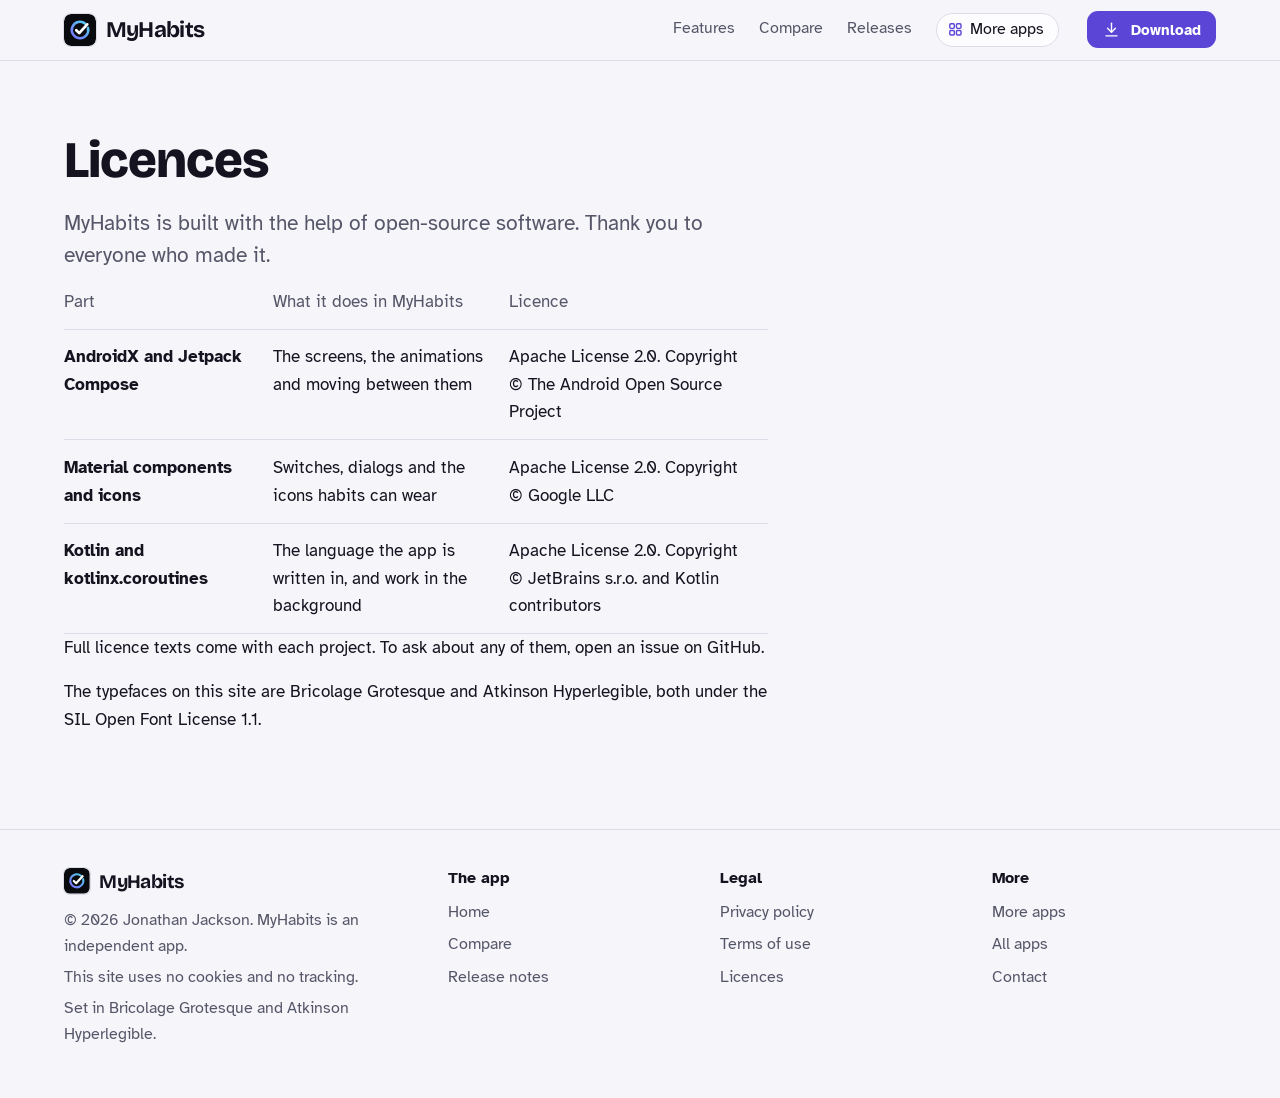
<file: licences.html>
<!DOCTYPE html>
<html lang="en-GB">
<head>
<meta charset="utf-8">
<meta name="viewport" content="width=device-width, initial-scale=1">
<title>MyHabits licences</title>
<meta name="description" content="The open-source parts inside MyHabits and their licences.">
<meta name="author" content="Jonathan Jackson">
<link rel="canonical" href="https://customgpter.github.io/myhabits/licences.html">
<meta name="theme-color" content="#f5f5fa" media="(prefers-color-scheme: light)">
<meta name="theme-color" content="#0d0d14" media="(prefers-color-scheme: dark)">
<meta property="og:type" content="website">
<meta property="og:site_name" content="MyHabits">
<meta property="og:title" content="MyHabits licences">
<meta property="og:description" content="The open-source parts inside MyHabits and their licences.">
<meta property="og:url" content="https://customgpter.github.io/myhabits/licences.html">
<meta property="og:image" content="https://customgpter.github.io/myhabits/assets/og.png">
<meta property="og:image:width" content="1200">
<meta property="og:image:height" content="630">
<meta property="og:image:alt" content="MyHabits&#x27; Today screen with the day&#x27;s ring and habits by time of day">
<meta property="og:locale" content="en_GB">
<meta name="twitter:card" content="summary_large_image">
<link rel="icon" href="./assets/favicon.svg" type="image/svg+xml">
<link rel="apple-touch-icon" href="./assets/apple-touch-icon.png">
<link rel="preload" href="./assets/fonts/bricolage-grotesque-latin.woff2" as="font" type="font/woff2" crossorigin>
<link rel="preload" href="./assets/fonts/atkinson-hyperlegible-latin-400-normal.woff2" as="font" type="font/woff2" crossorigin>
<link rel="stylesheet" href="./assets/site.css?v=1">
<link rel="stylesheet" href="./assets/house.css?v=1">
<link rel="stylesheet" href="./assets/apps-list.css?v=1">
<script src="./assets/apps-list.js?v=1" defer></script>
</head>
<body>
<a class="skip" href="#main">Skip to content</a>
<header class="masthead">
<div class="wrap">
<a class="brand" href="./" aria-label="MyHabits home"><svg viewBox="0 0 108 108" aria-hidden="true"><defs><linearGradient id="mh-card" x1="0" y1="1" x2="1" y2="0"><stop offset="0" stop-color="#7c6cff"/><stop offset="1" stop-color="#4fd8f0"/></linearGradient></defs><rect width="108" height="108" rx="24" fill="#0a0b0f"/><g transform="translate(54 54) scale(1.32) translate(-54 -54)" fill="none" stroke-linecap="round" stroke-linejoin="round"><path d="M67.5 37.9A21 21 0 1 0 74.3 48.6" stroke="url(#mh-card)" stroke-width="6.5"/><path d="M44.5 54.5 52 62 72.500 39.500" stroke="#fff" stroke-width="7"/></g></svg><span>MyHabits</span></a>
<nav aria-label="Main"><ul><li><a href="./#features">Features</a></li><li><a href="./compare.html">Compare</a></li><li><a href="./releases.html">Releases</a></li><li><a class="more-apps" href="./more-apps.html"><svg class="ico" viewBox="0 0 24 24" aria-hidden="true"><rect x="4" y="4" width="6.5" height="6.5" rx="1.6"/><rect x="13.5" y="4" width="6.5" height="6.5" rx="1.6"/><rect x="4" y="13.5" width="6.5" height="6.5" rx="1.6"/><rect x="13.5" y="13.5" width="6.5" height="6.5" rx="1.6"/></svg>More apps</a></li></ul></nav>
<a class="button small" href="https://github.com/CustomGPTer/myhabits/releases/latest/download/MyHabits.apk"><svg class="ico" viewBox="0 0 24 24" aria-hidden="true"><path d="M12 4v11"/><path d="M7 10.5l5 5 5-5"/><path d="M5 20h14"/></svg>Download</a>
</div>
</header>
<main id="main" class="doc">
<div class="wrap">
<div class="measure">
<h1>Licences</h1>
<p class="lede">MyHabits is built with the help of open-source software. Thank you to everyone who made it.</p>
<div class="scroll"><table><thead><tr><th scope="col">Part</th><th scope="col">What it does in MyHabits</th><th scope="col">Licence</th></tr></thead><tbody><tr><th scope="row">AndroidX and Jetpack Compose</th><td>The screens, the animations and moving between them</td><td>Apache License 2.0. Copyright &copy; The Android Open Source Project</td></tr><tr><th scope="row">Material components and icons</th><td>Switches, dialogs and the icons habits can wear</td><td>Apache License 2.0. Copyright &copy; Google LLC</td></tr><tr><th scope="row">Kotlin and kotlinx.coroutines</th><td>The language the app is written in, and work in the background</td><td>Apache License 2.0. Copyright &copy; JetBrains s.r.o. and Kotlin contributors</td></tr></tbody></table></div>
<p>Full licence texts come with each project. To ask about any of them, open an issue on GitHub.</p>
<p>The typefaces on this site are Bricolage Grotesque and Atkinson Hyperlegible, both under the SIL Open Font License 1.1.</p>
</div>
</div>
</main>
<footer class="colophon">
<div class="wrap">
<div>
<a class="brand" href="./" aria-label="MyHabits home"><svg viewBox="0 0 108 108" aria-hidden="true"><defs><linearGradient id="mh-card" x1="0" y1="1" x2="1" y2="0"><stop offset="0" stop-color="#7c6cff"/><stop offset="1" stop-color="#4fd8f0"/></linearGradient></defs><rect width="108" height="108" rx="24" fill="#0a0b0f"/><g transform="translate(54 54) scale(1.32) translate(-54 -54)" fill="none" stroke-linecap="round" stroke-linejoin="round"><path d="M67.5 37.9A21 21 0 1 0 74.3 48.6" stroke="url(#mh-card)" stroke-width="6.5"/><path d="M44.5 54.5 52 62 72.500 39.500" stroke="#fff" stroke-width="7"/></g></svg><span>MyHabits</span></a>
<p>&copy; 2026 Jonathan Jackson. MyHabits is an independent app.</p>
<p>This site uses no cookies and no tracking.</p>
<p>Set in Bricolage Grotesque and Atkinson Hyperlegible.</p>
</div>
<nav aria-label="The app"><h2>The app</h2><ul>
<li><a href="./">Home</a></li>
<li><a href="./compare.html">Compare</a></li>
<li><a href="./releases.html">Release notes</a></li>

</ul></nav>
<nav aria-label="Legal"><h2>Legal</h2><ul>
<li><a href="./privacy.html">Privacy policy</a></li>
<li><a href="./terms.html">Terms of use</a></li>
<li><a href="./licences.html">Licences</a></li>
</ul></nav>
<nav aria-label="More"><h2>More</h2><ul>
<li><a href="./more-apps.html">More apps</a></li>
<li><a href="https://customgpter.github.io/">All apps</a></li>
<li><a href="https://github.com/CustomGPTer/myhabits/issues">Contact</a></li>
</ul></nav>
</div>
</footer>
</body>
</html>
</file>
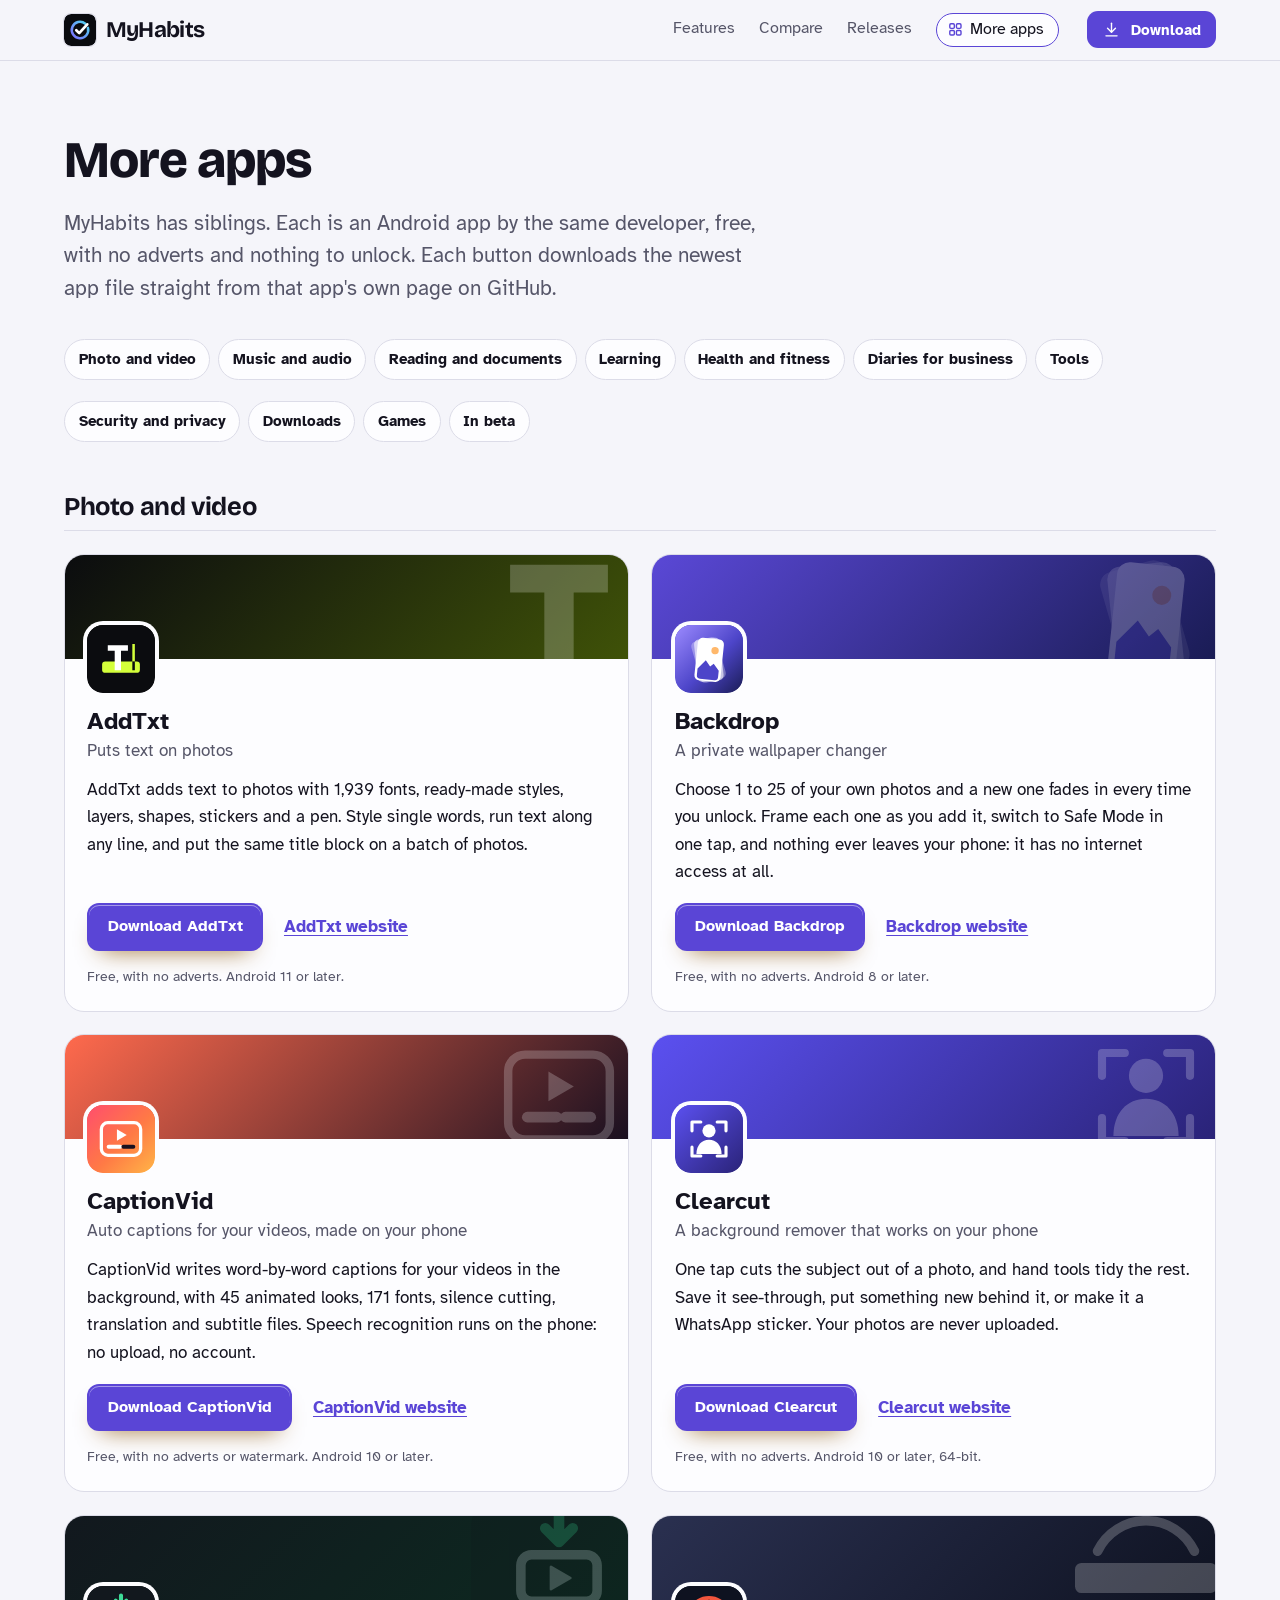
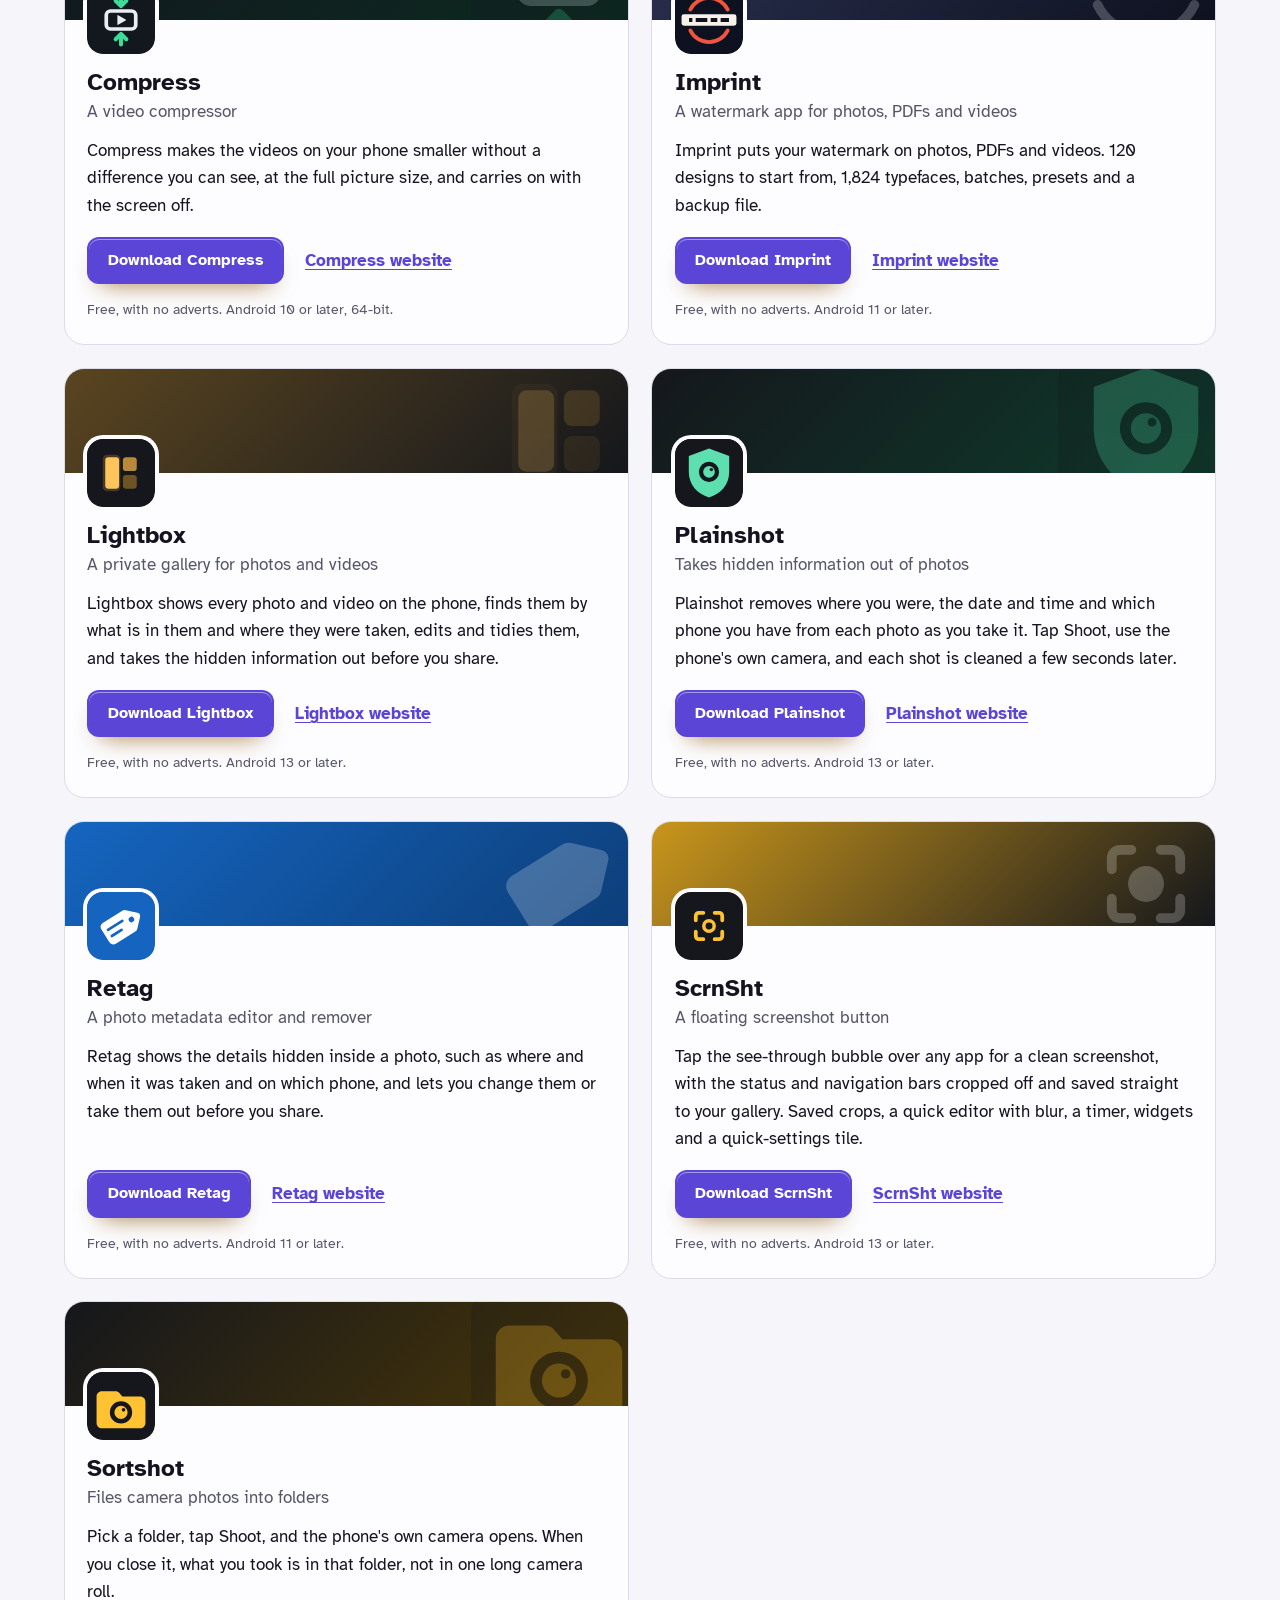
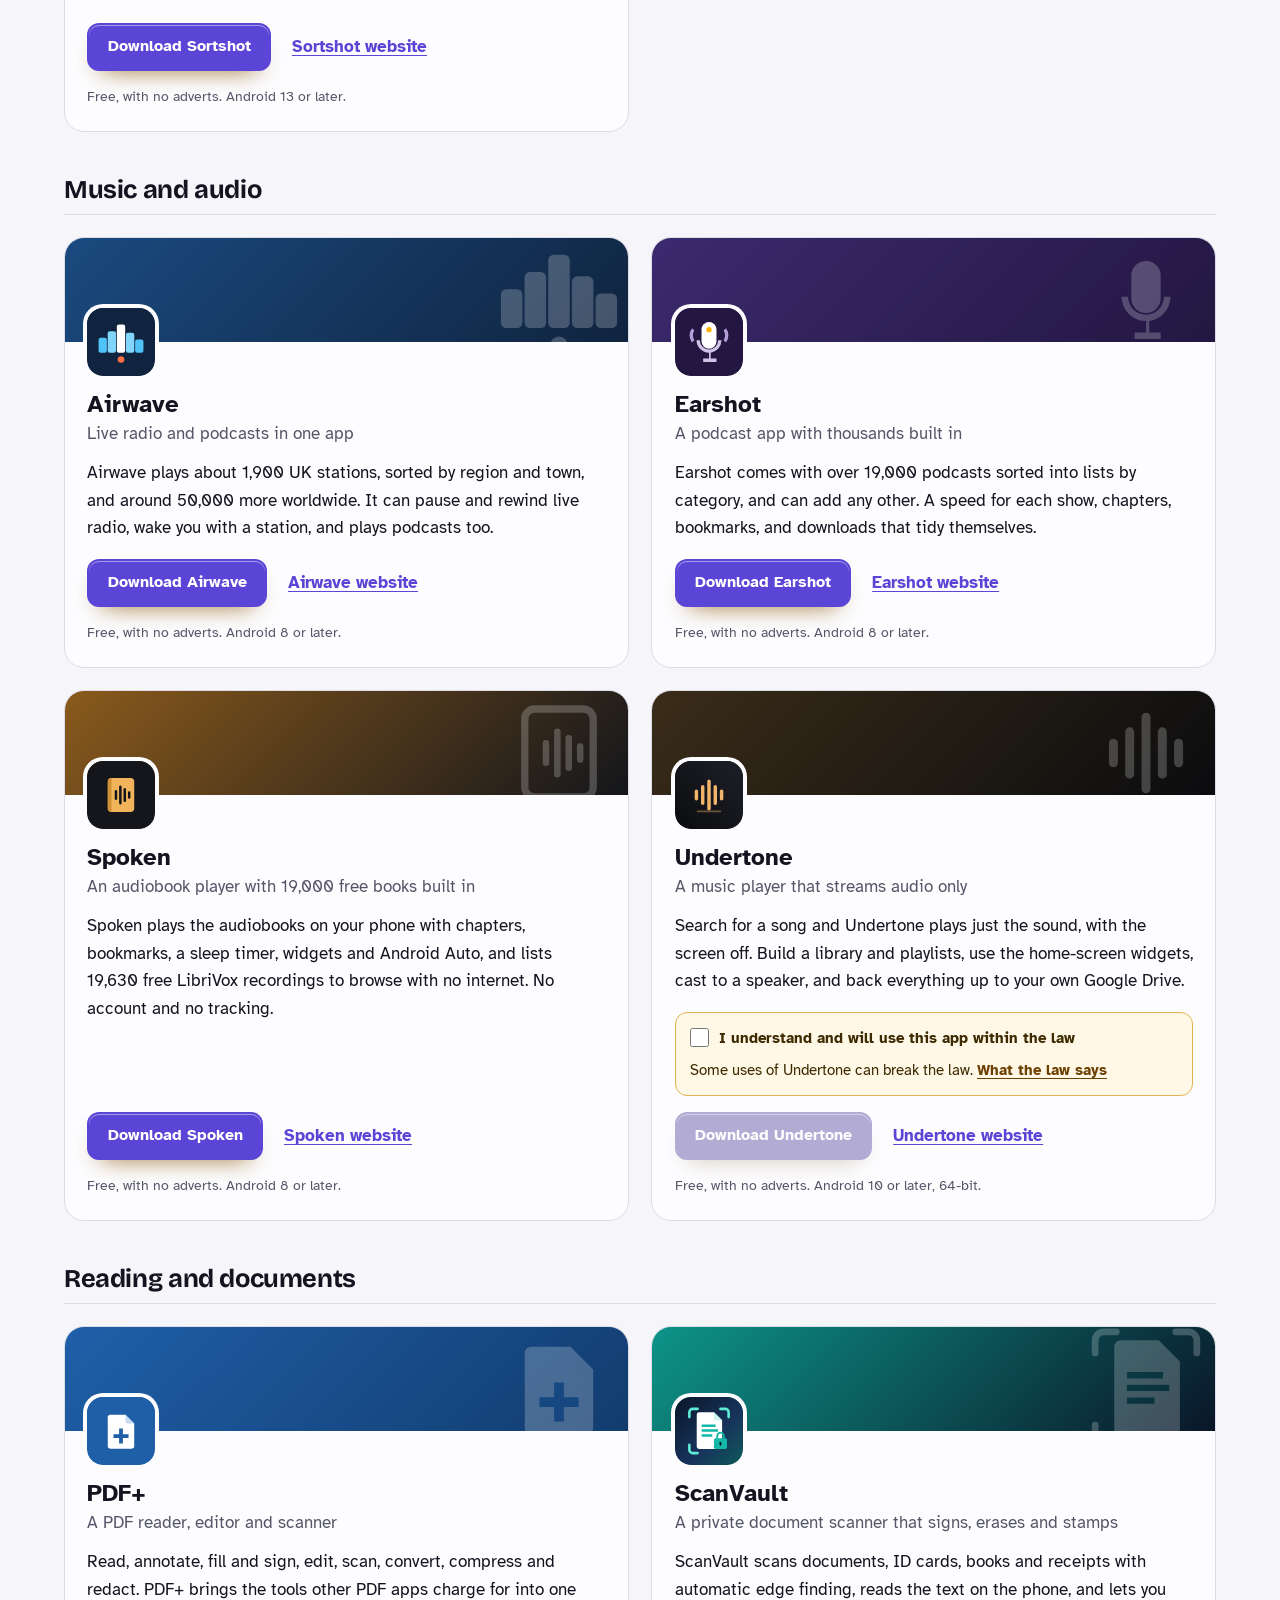
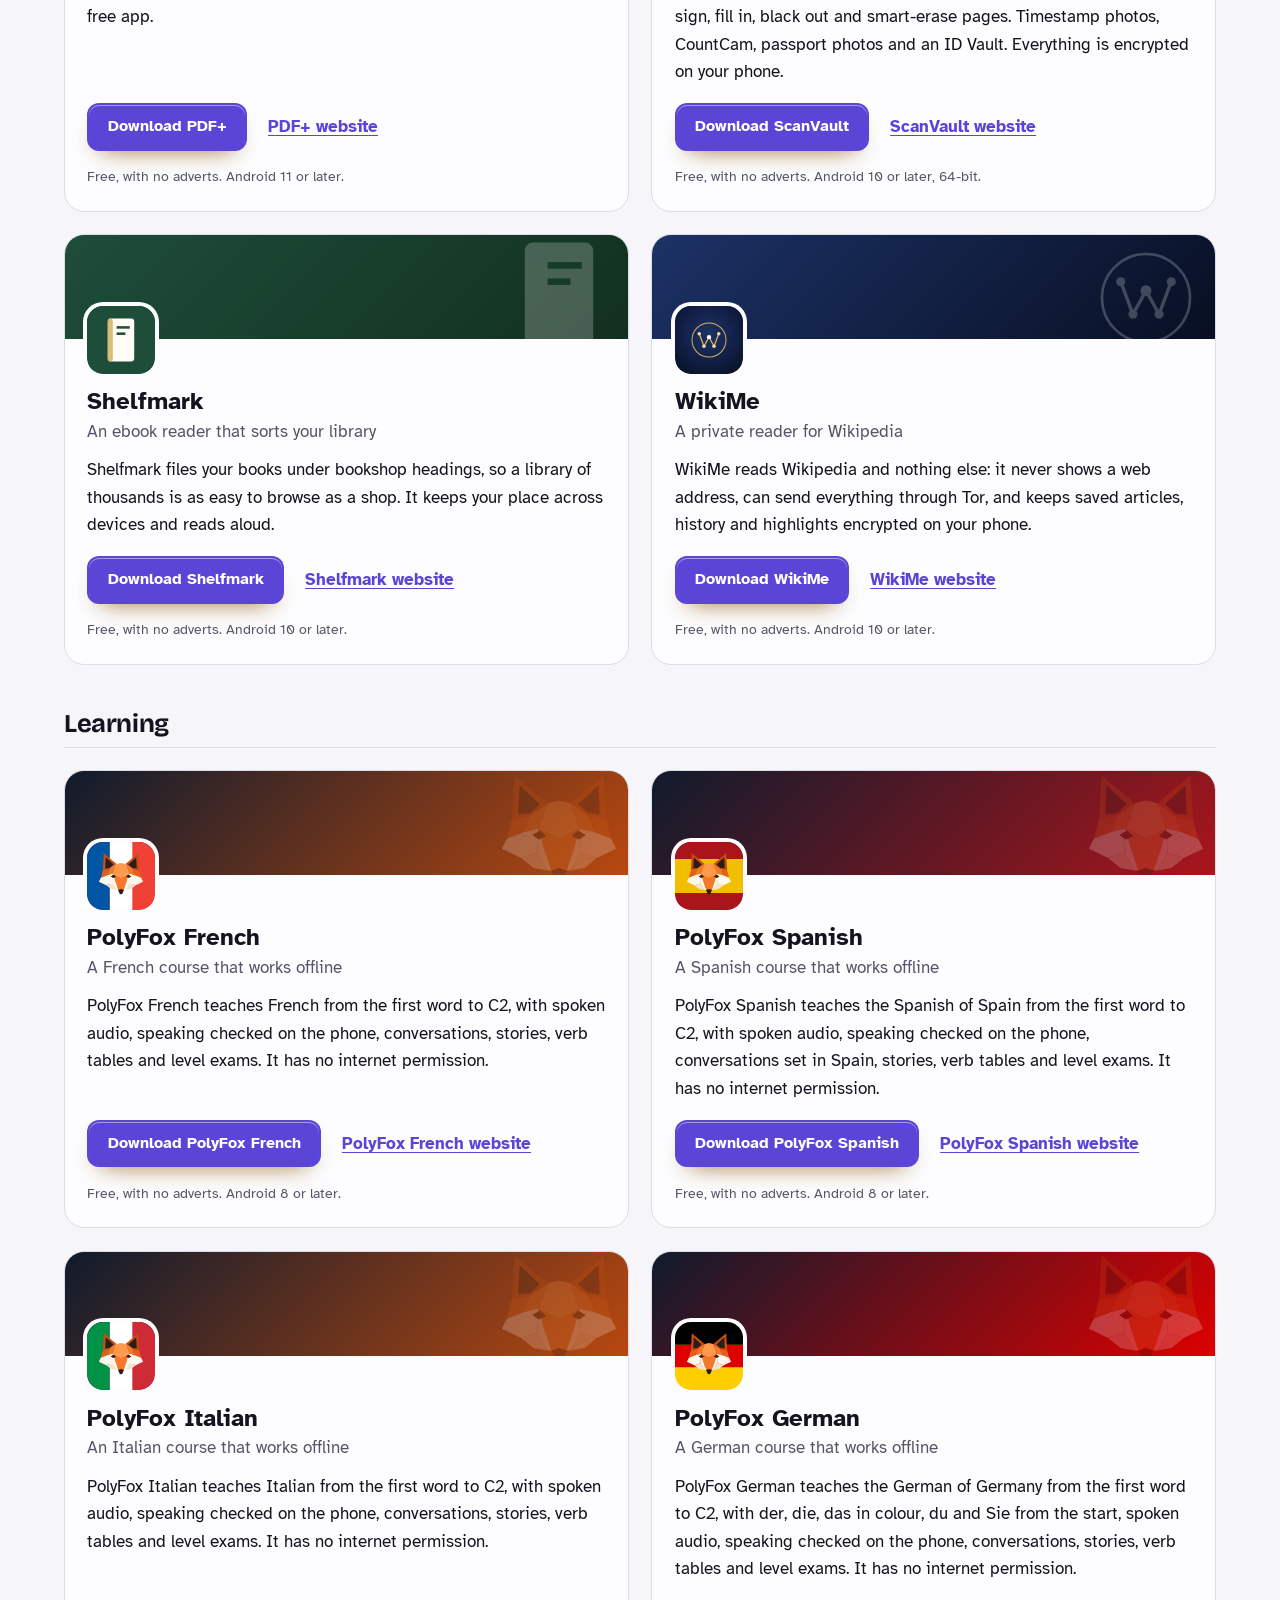
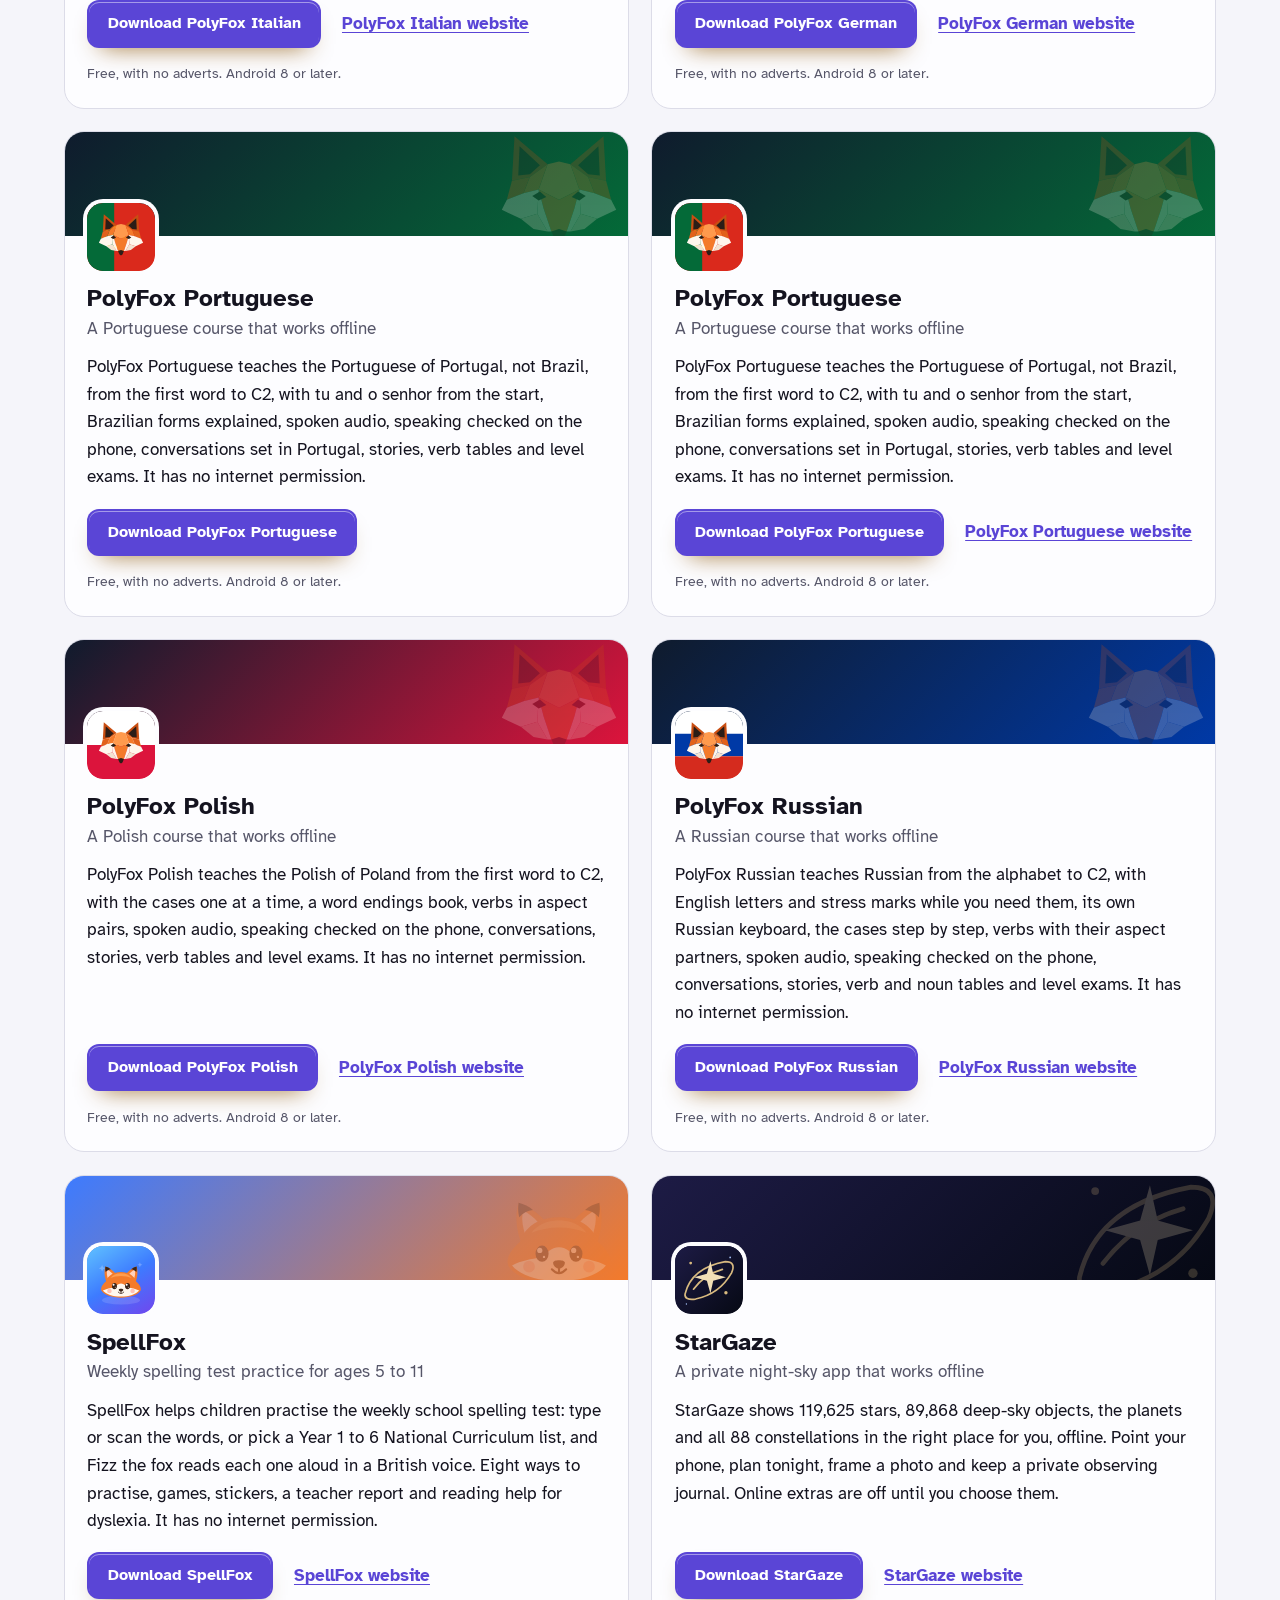
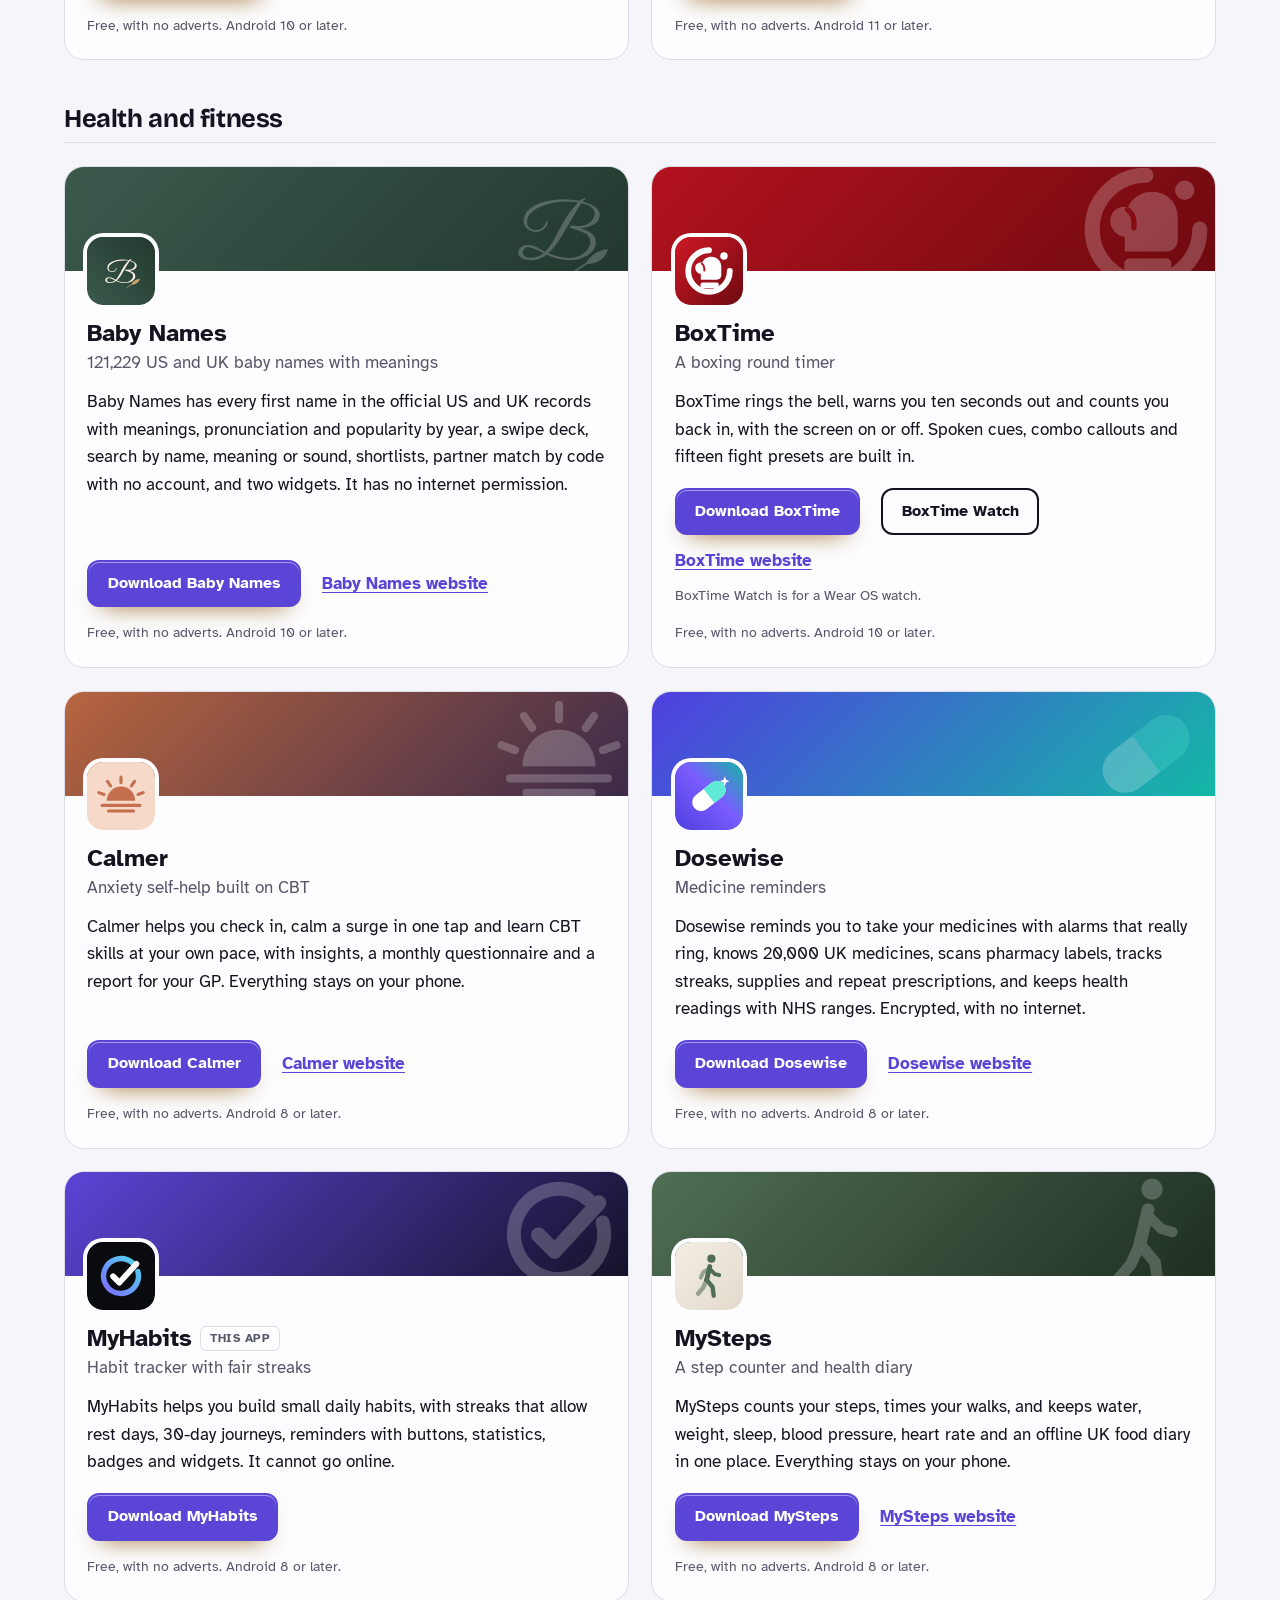
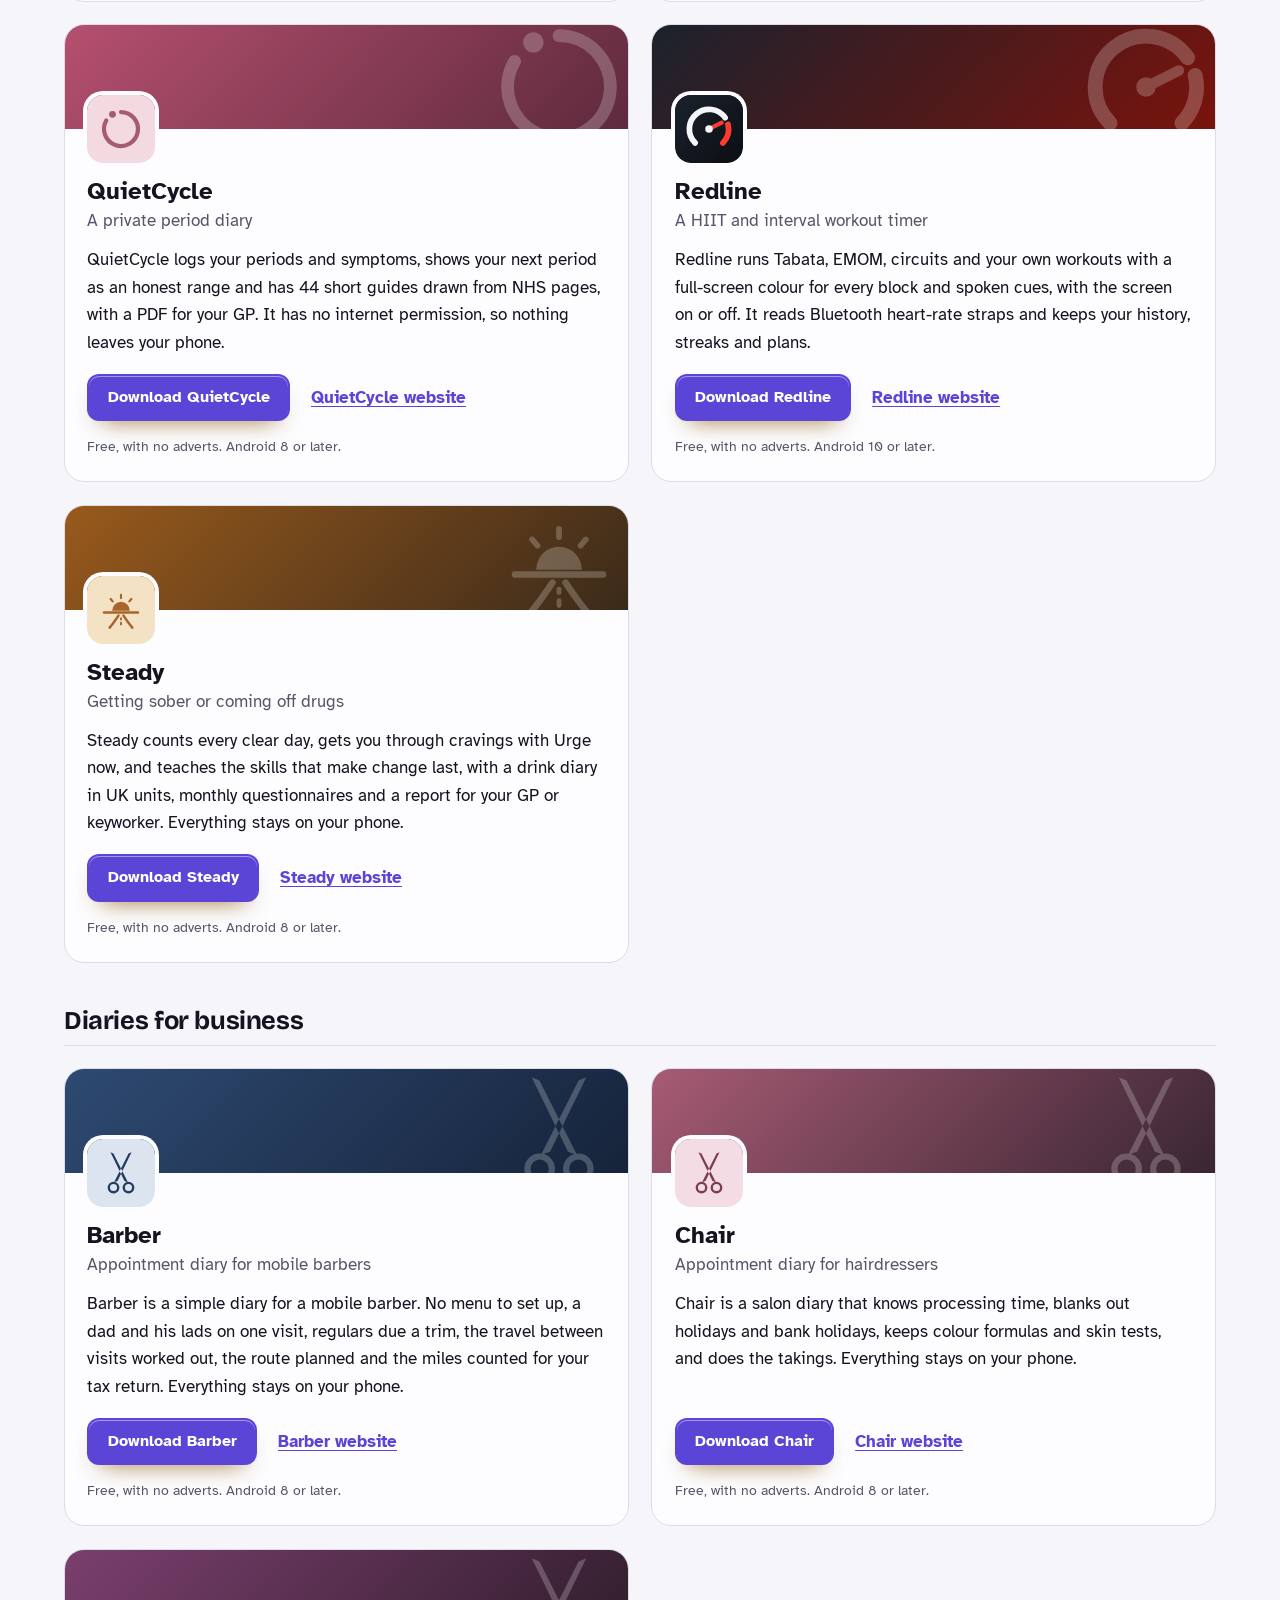
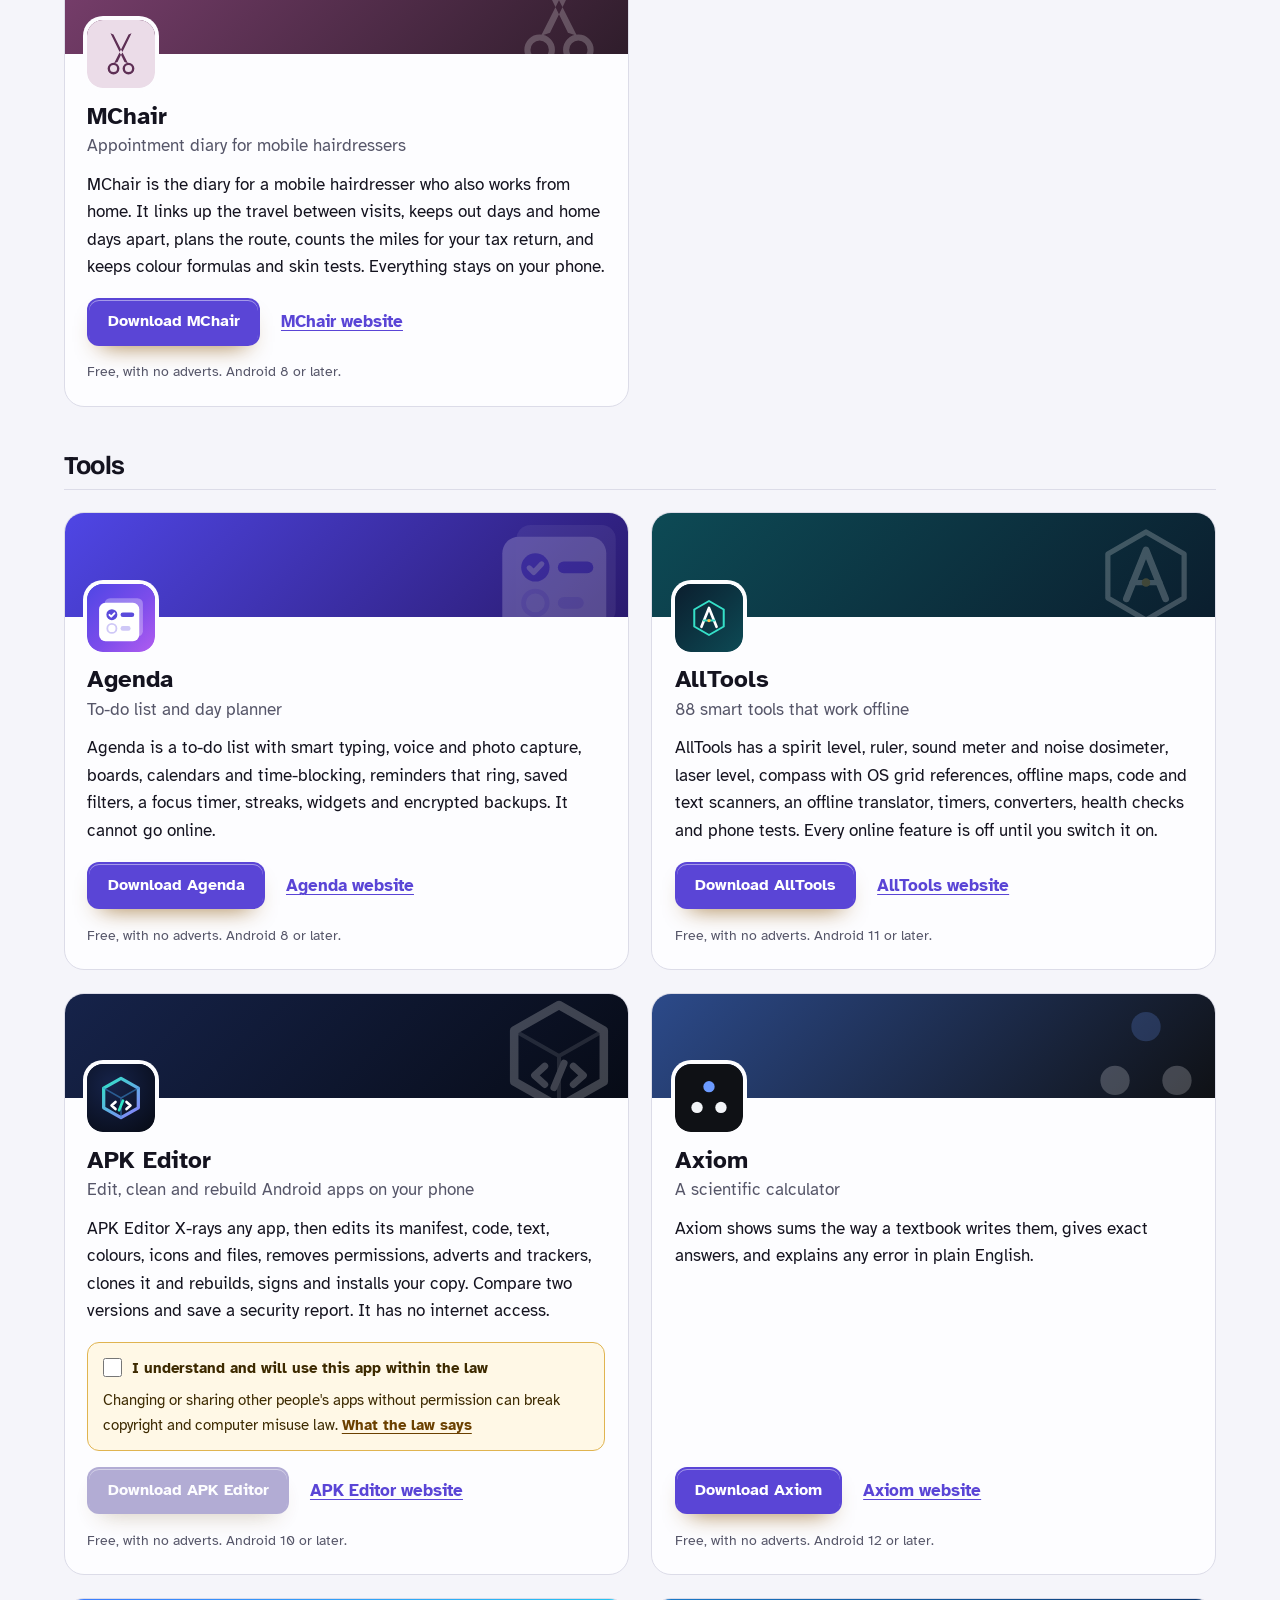
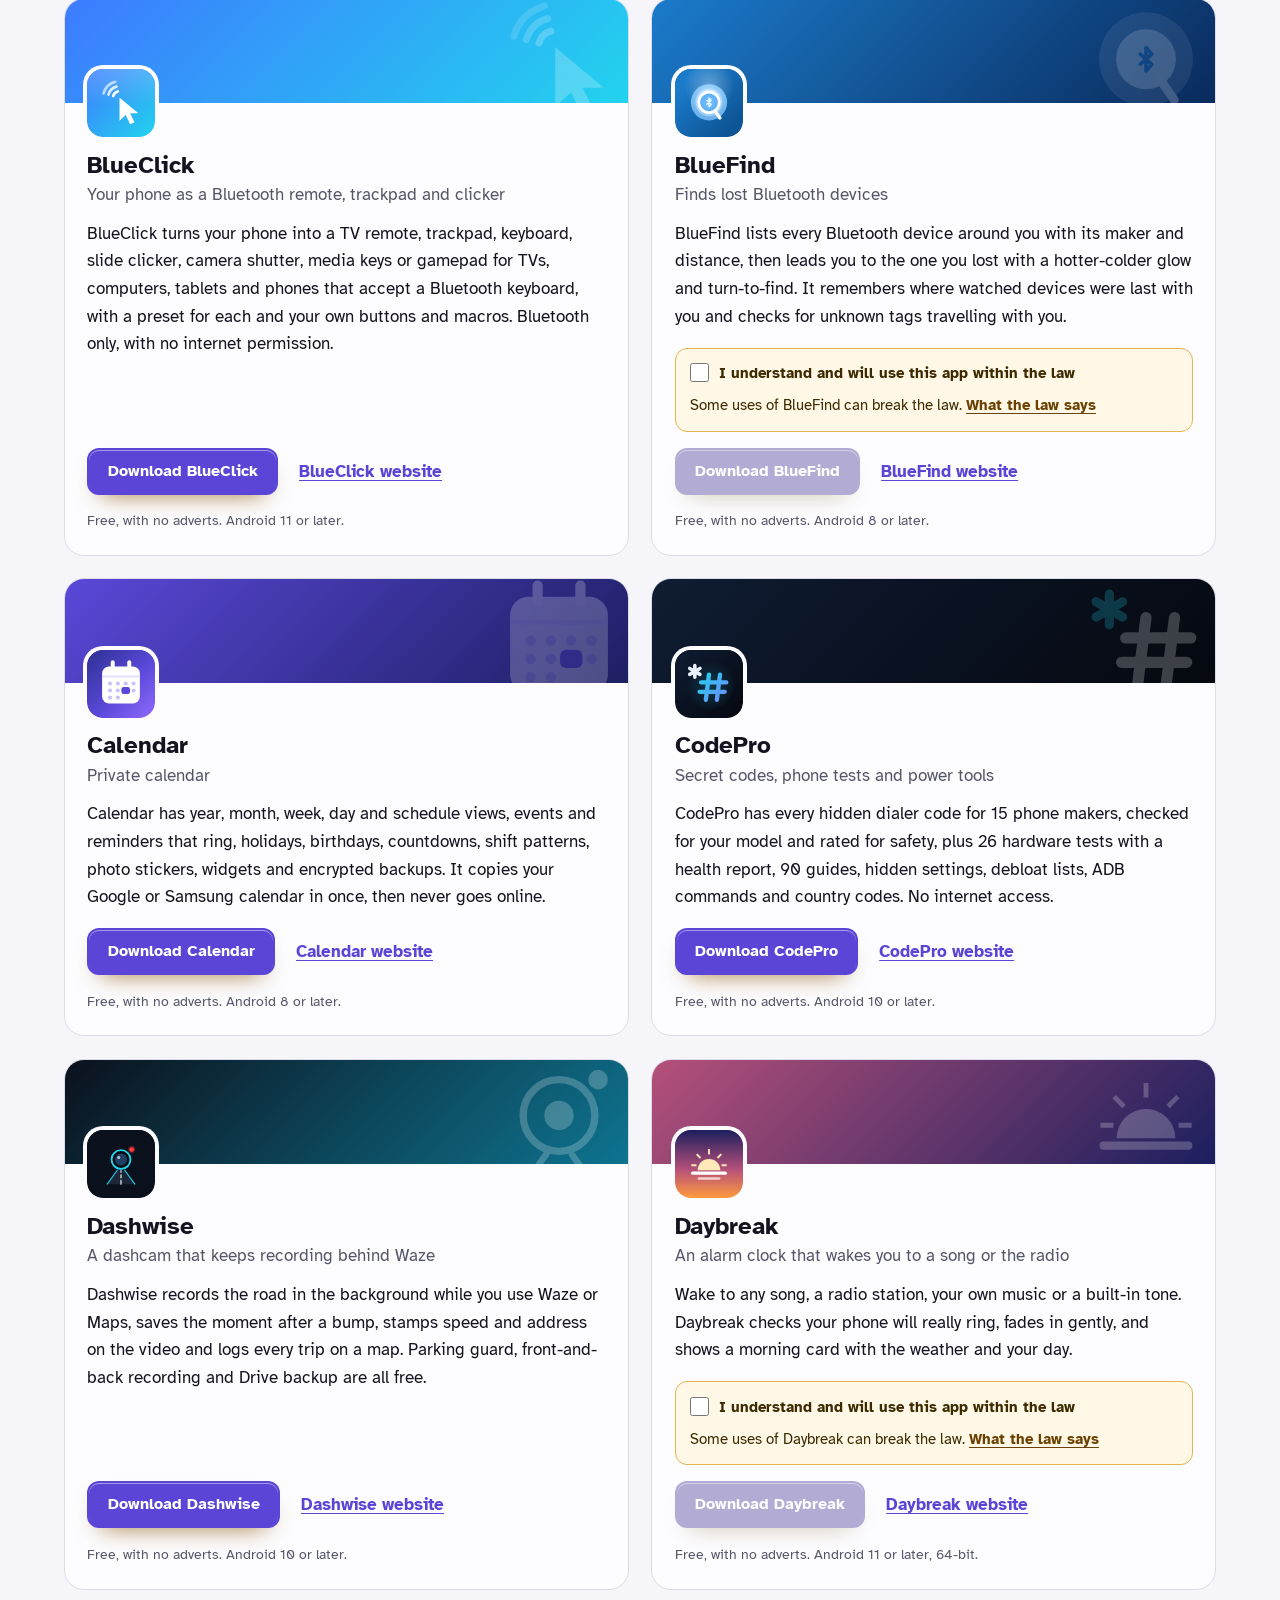
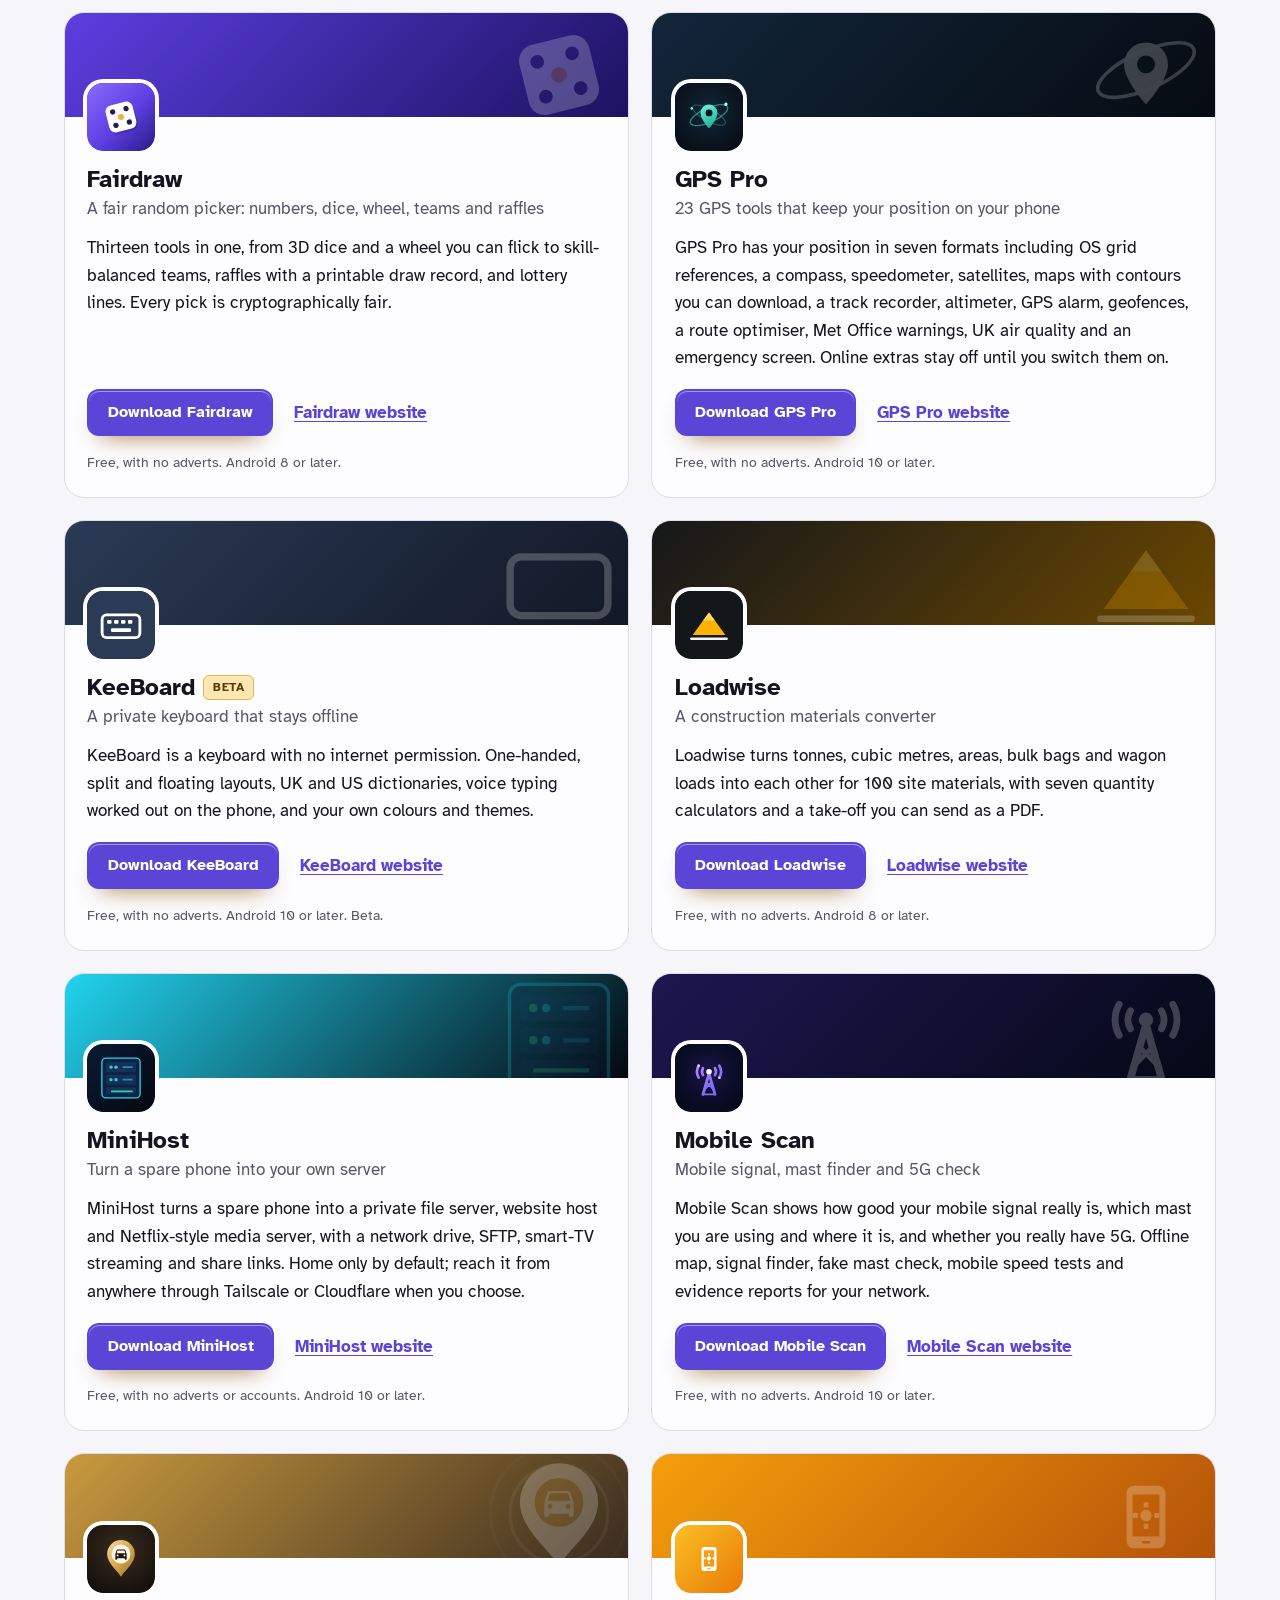
<file: more-apps.html>
<!DOCTYPE html>
<html lang="en-GB">
<head>
<meta charset="utf-8">
<meta name="viewport" content="width=device-width, initial-scale=1">
<title>More free Android apps from the maker of MyHabits</title>
<meta name="description" content="All 99 free Android apps from the maker of MyHabits, in one list by category, each with its download and a link to its website.">
<meta name="author" content="Jonathan Jackson">
<link rel="canonical" href="https://customgpter.github.io/myhabits/more-apps.html">
<meta name="theme-color" content="#f5f5fa" media="(prefers-color-scheme: light)">
<meta name="theme-color" content="#0d0d14" media="(prefers-color-scheme: dark)">
<meta property="og:type" content="website">
<meta property="og:site_name" content="MyHabits">
<meta property="og:title" content="More free Android apps from the maker of MyHabits">
<meta property="og:description" content="All 99 free Android apps from the maker of MyHabits, in one list by category, each with its download and a link to its website.">
<meta property="og:url" content="https://customgpter.github.io/myhabits/more-apps.html">
<meta property="og:image" content="https://customgpter.github.io/myhabits/assets/og.png">
<meta property="og:image:width" content="1200">
<meta property="og:image:height" content="630">
<meta property="og:image:alt" content="MyHabits&#x27; Today screen with the day&#x27;s ring and habits by time of day">
<meta property="og:locale" content="en_GB">
<meta name="twitter:card" content="summary_large_image">
<link rel="icon" href="./assets/favicon.svg" type="image/svg+xml">
<link rel="apple-touch-icon" href="./assets/apple-touch-icon.png">
<link rel="preload" href="./assets/fonts/bricolage-grotesque-latin.woff2" as="font" type="font/woff2" crossorigin>
<link rel="preload" href="./assets/fonts/atkinson-hyperlegible-latin-400-normal.woff2" as="font" type="font/woff2" crossorigin>
<link rel="stylesheet" href="./assets/site.css?v=1">
<link rel="stylesheet" href="./assets/house.css?v=1">
<script type="application/ld+json">{"@context":"https://schema.org","@type":"ItemList","name":"Apps from the maker of MyHabits","url":"https://customgpter.github.io/myhabits/more-apps.html","itemListElement":[{"@type":"ListItem","position":1,"name":"AddTxt","url":"https://customgpter.github.io/addtxt/"},{"@type":"ListItem","position":2,"name":"Backdrop","url":"https://customgpter.github.io/backdrop/"},{"@type":"ListItem","position":3,"name":"CaptionVid","url":"https://customgpter.github.io/captionvid/"},{"@type":"ListItem","position":4,"name":"Clearcut","url":"https://customgpter.github.io/clearcut/"},{"@type":"ListItem","position":5,"name":"Compress","url":"https://customgpter.github.io/compress/"},{"@type":"ListItem","position":6,"name":"Imprint","url":"https://customgpter.github.io/imprint/"},{"@type":"ListItem","position":7,"name":"Lightbox","url":"https://customgpter.github.io/lightbox/"},{"@type":"ListItem","position":8,"name":"Plainshot","url":"https://customgpter.github.io/plainshot/"},{"@type":"ListItem","position":9,"name":"Retag","url":"https://customgpter.github.io/retag/"},{"@type":"ListItem","position":10,"name":"ScrnSht","url":"https://customgpter.github.io/scrnsht/"},{"@type":"ListItem","position":11,"name":"Sortshot","url":"https://customgpter.github.io/sortshot/"},{"@type":"ListItem","position":12,"name":"Airwave","url":"https://customgpter.github.io/airwave/"},{"@type":"ListItem","position":13,"name":"Earshot","url":"https://customgpter.github.io/earshot/"},{"@type":"ListItem","position":14,"name":"Spoken","url":"https://customgpter.github.io/spoken/"},{"@type":"ListItem","position":15,"name":"Undertone","url":"https://customgpter.github.io/undertone/"},{"@type":"ListItem","position":16,"name":"PDF+","url":"https://customgpter.github.io/pdfplus/"},{"@type":"ListItem","position":17,"name":"ScanVault","url":"https://customgpter.github.io/scanvault/"},{"@type":"ListItem","position":18,"name":"Shelfmark","url":"https://customgpter.github.io/shelfmark/"},{"@type":"ListItem","position":19,"name":"WikiMe","url":"https://customgpter.github.io/wikime/"},{"@type":"ListItem","position":20,"name":"PolyFox French","url":"https://customgpter.github.io/polyfox/"},{"@type":"ListItem","position":21,"name":"PolyFox German","url":"https://customgpter.github.io/polyfox-german/"},{"@type":"ListItem","position":22,"name":"PolyFox Portuguese","url":"https://customgpter.github.io/polyfox-portuguese/"},{"@type":"ListItem","position":23,"name":"PolyFox Polish","url":"https://customgpter.github.io/polyfox-polish/"},{"@type":"ListItem","position":24,"name":"PolyFox Russian","url":"https://customgpter.github.io/polyfox-russian/"},{"@type":"ListItem","position":25,"name":"SpellFox","url":"https://customgpter.github.io/spellfox/"},{"@type":"ListItem","position":26,"name":"StarGaze","url":"https://customgpter.github.io/stargaze/"},{"@type":"ListItem","position":27,"name":"Baby Names","url":"https://customgpter.github.io/babynames/"},{"@type":"ListItem","position":28,"name":"BoxTime","url":"https://customgpter.github.io/boxtime/"},{"@type":"ListItem","position":29,"name":"Calmer","url":"https://customgpter.github.io/calmer/"},{"@type":"ListItem","position":30,"name":"Dosewise","url":"https://customgpter.github.io/dosewise/"},{"@type":"ListItem","position":31,"name":"MyHabits","url":"https://customgpter.github.io/myhabits/"},{"@type":"ListItem","position":32,"name":"MySteps","url":"https://customgpter.github.io/mysteps/"},{"@type":"ListItem","position":33,"name":"QuietCycle","url":"https://customgpter.github.io/quietcycle/"},{"@type":"ListItem","position":34,"name":"Redline","url":"https://customgpter.github.io/redline/"},{"@type":"ListItem","position":35,"name":"Steady","url":"https://customgpter.github.io/steady/"},{"@type":"ListItem","position":36,"name":"Barber","url":"https://customgpter.github.io/barber/"},{"@type":"ListItem","position":37,"name":"Chair","url":"https://customgpter.github.io/chair/"},{"@type":"ListItem","position":38,"name":"MChair","url":"https://customgpter.github.io/mchair/"},{"@type":"ListItem","position":39,"name":"Agenda","url":"https://customgpter.github.io/agenda/"},{"@type":"ListItem","position":40,"name":"AllTools","url":"https://customgpter.github.io/alltools/"},{"@type":"ListItem","position":41,"name":"APK Editor","url":"https://customgpter.github.io/apkeditor/"},{"@type":"ListItem","position":42,"name":"Axiom","url":"https://customgpter.github.io/axiom/"},{"@type":"ListItem","position":43,"name":"BlueClick","url":"https://customgpter.github.io/blueclick/"},{"@type":"ListItem","position":44,"name":"BlueFind","url":"https://customgpter.github.io/bluefind/"},{"@type":"ListItem","position":45,"name":"Calendar","url":"https://customgpter.github.io/calendar/"},{"@type":"ListItem","position":46,"name":"CodePro","url":"https://customgpter.github.io/codepro/"},{"@type":"ListItem","position":47,"name":"Dashwise","url":"https://customgpter.github.io/dashwise/"},{"@type":"ListItem","position":48,"name":"Daybreak","url":"https://customgpter.github.io/daybreak/"},{"@type":"ListItem","position":49,"name":"Fairdraw","url":"https://customgpter.github.io/fairdraw/"},{"@type":"ListItem","position":50,"name":"GPS Pro","url":"https://customgpter.github.io/gpspro/"},{"@type":"ListItem","position":51,"name":"KeeBoard","url":"https://customgpter.github.io/keeboard/"},{"@type":"ListItem","position":52,"name":"Loadwise","url":"https://customgpter.github.io/loadwise/"},{"@type":"ListItem","position":53,"name":"MiniHost","url":"https://customgpter.github.io/minihost/"},{"@type":"ListItem","position":54,"name":"Mobile Scan","url":"https://customgpter.github.io/mobilescan/"},{"@type":"ListItem","position":55,"name":"Parkwise","url":"https://customgpter.github.io/parkwise/"},{"@type":"ListItem","position":56,"name":"Pocketmind","url":"https://customgpter.github.io/pocketmind/"},{"@type":"ListItem","position":57,"name":"Refine","url":"https://customgpter.github.io/refine/"},{"@type":"ListItem","position":58,"name":"Shiftwise","url":"https://customgpter.github.io/shiftwise/"},{"@type":"ListItem","position":59,"name":"SimpleCalc","url":"https://customgpter.github.io/simplecalc/"},{"@type":"ListItem","position":60,"name":"Skyline","url":"https://customgpter.github.io/skyline/"},{"@type":"ListItem","position":61,"name":"Slipway","url":"https://customgpter.github.io/slipway/"},{"@type":"ListItem","position":62,"name":"Tagger","url":"https://customgpter.github.io/tagger/"},{"@type":"ListItem","position":63,"name":"TotalClean","url":"https://customgpter.github.io/totalclean/"},{"@type":"ListItem","position":64,"name":"TVLink","url":"https://customgpter.github.io/tvlink/"},{"@type":"ListItem","position":65,"name":"Unbox","url":"https://customgpter.github.io/unbox/"},{"@type":"ListItem","position":66,"name":"WhatsKeep","url":"https://customgpter.github.io/whatskeep/"},{"@type":"ListItem","position":67,"name":"WiFi Scan","url":"https://customgpter.github.io/wifiscan/"},{"@type":"ListItem","position":68,"name":"Auditly","url":"https://customgpter.github.io/auditly/"},{"@type":"ListItem","position":69,"name":"Backchannel","url":"https://customgpter.github.io/backchannel/"},{"@type":"ListItem","position":70,"name":"ENotes","url":"https://customgpter.github.io/enotes/"},{"@type":"ListItem","position":71,"name":"FindMe","url":"https://customgpter.github.io/findme/"},{"@type":"ListItem","position":72,"name":"iLock","url":"https://customgpter.github.io/ilock/"},{"@type":"ListItem","position":73,"name":"ImSafe","url":"https://customgpter.github.io/imsafe/"},{"@type":"ListItem","position":74,"name":"IShred","url":"https://customgpter.github.io/ishred/"},{"@type":"ListItem","position":75,"name":"LockBox","url":"https://customgpter.github.io/lockbox/"},{"@type":"ListItem","position":76,"name":"PassVault","url":"https://customgpter.github.io/passvault/"},{"@type":"ListItem","position":77,"name":"SpyFind","url":"https://customgpter.github.io/spyfind/"},{"@type":"ListItem","position":78,"name":"TextWipe","url":"https://customgpter.github.io/textwipe/"},{"@type":"ListItem","position":79,"name":"Tracewire","url":"https://customgpter.github.io/tracewire/"},{"@type":"ListItem","position":80,"name":"Vigil","url":"https://customgpter.github.io/vigil/"},{"@type":"ListItem","position":81,"name":"Grab","url":"https://customgpter.github.io/grab/"},{"@type":"ListItem","position":82,"name":"Swarm","url":"https://customgpter.github.io/swarm/"},{"@type":"ListItem","position":83,"name":"Plane Games","url":"https://customgpter.github.io/plane-games/"},{"@type":"ListItem","position":84,"name":"Ninefold","url":"https://customgpter.github.io/ninefold/"},{"@type":"ListItem","position":85,"name":"Cubewise","url":"https://customgpter.github.io/cubewise/"},{"@type":"ListItem","position":86,"name":"Tilewise","url":"https://customgpter.github.io/tilewise/"},{"@type":"ListItem","position":87,"name":"Letterwise","url":"https://customgpter.github.io/letterwise/"},{"@type":"ListItem","position":88,"name":"Kingside","url":"https://customgpter.github.io/kingside/"},{"@type":"ListItem","position":89,"name":"Deckhand","url":"https://customgpter.github.io/deckhand/"},{"@type":"ListItem","position":90,"name":"SNESForge","url":"https://customgpter.github.io/snesforge/"},{"@type":"ListItem","position":91,"name":"Fame Boy","url":"https://customgpter.github.io/fameboy/"},{"@type":"ListItem","position":92,"name":"PSPPro","url":"https://customgpter.github.io/psppro/"},{"@type":"ListItem","position":93,"name":"MegaGen","url":"https://customgpter.github.io/megagen/"},{"@type":"ListItem","position":94,"name":"QVR","url":"https://customgpter.github.io/qvr/"},{"@type":"ListItem","position":95,"name":"QVR Watch","url":"https://customgpter.github.io/qvr-watch/"},{"@type":"ListItem","position":96,"name":"QVRLite","url":"https://customgpter.github.io/qvrlite/"},{"@type":"ListItem","position":97,"name":"Onionz","url":"https://customgpter.github.io/onionz/"},{"@type":"ListItem","position":98,"name":"OnionzWeb","url":"https://customgpter.github.io/onionzweb/"}]}</script>
<link rel="stylesheet" href="./assets/apps-list.css?v=1">
<script src="./assets/apps-list.js?v=1" defer></script>
</head>
<body>
<a class="skip" href="#main">Skip to content</a>
<header class="masthead">
<div class="wrap">
<a class="brand" href="./" aria-label="MyHabits home"><svg viewBox="0 0 108 108" aria-hidden="true"><defs><linearGradient id="mh-card" x1="0" y1="1" x2="1" y2="0"><stop offset="0" stop-color="#7c6cff"/><stop offset="1" stop-color="#4fd8f0"/></linearGradient></defs><rect width="108" height="108" rx="24" fill="#0a0b0f"/><g transform="translate(54 54) scale(1.32) translate(-54 -54)" fill="none" stroke-linecap="round" stroke-linejoin="round"><path d="M67.5 37.9A21 21 0 1 0 74.3 48.6" stroke="url(#mh-card)" stroke-width="6.5"/><path d="M44.5 54.5 52 62 72.500 39.500" stroke="#fff" stroke-width="7"/></g></svg><span>MyHabits</span></a>
<nav aria-label="Main"><ul><li><a href="./#features">Features</a></li><li><a href="./compare.html">Compare</a></li><li><a href="./releases.html">Releases</a></li><li><a class="more-apps" href="./more-apps.html" aria-current="page"><svg class="ico" viewBox="0 0 24 24" aria-hidden="true"><rect x="4" y="4" width="6.5" height="6.5" rx="1.6"/><rect x="13.5" y="4" width="6.5" height="6.5" rx="1.6"/><rect x="4" y="13.5" width="6.5" height="6.5" rx="1.6"/><rect x="13.5" y="13.5" width="6.5" height="6.5" rx="1.6"/></svg>More apps</a></li></ul></nav>
<a class="button small" href="https://github.com/CustomGPTer/myhabits/releases/latest/download/MyHabits.apk"><svg class="ico" viewBox="0 0 24 24" aria-hidden="true"><path d="M12 4v11"/><path d="M7 10.5l5 5 5-5"/><path d="M5 20h14"/></svg>Download</a>
</div>
</header>
<main id="main" class="doc">
<div class="wrap">
<div class="measure">
<h1>More apps</h1>
<p class="lede">MyHabits has siblings. Each is an Android app by the same developer, free, with no adverts and nothing to unlock. Each button downloads the newest app file straight from that app's own page on GitHub.</p>
</div>
<!-- apps:start -->
<nav class="mapps-jump" aria-label="App groups"><ul><li><a href="#apps-photo">Photo and video</a></li><li><a href="#apps-audio">Music and audio</a></li><li><a href="#apps-reading">Reading and documents</a></li><li><a href="#apps-learning">Learning</a></li><li><a href="#apps-health">Health and fitness</a></li><li><a href="#apps-diaries">Diaries for business</a></li><li><a href="#apps-tools">Tools</a></li><li><a href="#apps-security">Security and privacy</a></li><li><a href="#apps-downloads">Downloads</a></li><li><a href="#apps-games">Games</a></li><li><a href="#apps-testing">In beta</a></li></ul></nav>
<div class="mapps-group" role="group" aria-labelledby="apps-photo"><h2 class="mapps-cat" id="apps-photo">Photo and video</h2>
<ul class="mapps"><li class="mapp" style="--b:#0b0c0f;--b2:#3f5208"><div class="mapp-cover" aria-hidden="true"><svg viewBox="0 0 108 108"><path fill="#fff" d="M24 22h60v17H63v49H45V39H24z"/></svg></div><div class="mapp-body"><svg class="mapp-icon" viewBox="0 0 108 108" aria-hidden="true"><rect width="108" height="108" rx="24" fill="#0b0c0f"/><path fill="#d4ff3a" d="M29 58h50a5 5 0 0 1 5 5v8a5 5 0 0 1-5 5H29a5 5 0 0 1-5-5v-8a5 5 0 0 1 5-5z"/><path fill="#fff" d="M33 32h32v9H54v31H44V41H33z"/><path fill="#d4ff3a" d="M72 30h4v28h-4z"/><path fill="#0b0c0f" d="M72 58h4v14h-4z"/></svg><h3>AddTxt</h3><p class="mapp-kind">Puts text on photos</p><p class="mapp-say">AddTxt adds text to photos with 1,939 fonts, ready-made styles, layers, shapes, stickers and a pen. Style single words, run text along any line, and put the same title block on a batch of photos.</p><p class="mapp-go"><a class="button" href="https://github.com/CustomGPTer/addtxt/releases/latest/download/AddTxt.apk">Download AddTxt</a><a class="mapp-site" href="https://customgpter.github.io/addtxt/">AddTxt website</a></p><p class="mapp-needs">Free, with no adverts. Android 11 or later.</p></div></li>
<li class="mapp" style="--b:#5a48d6;--b2:#1a1c55"><div class="mapp-cover" aria-hidden="true"><svg viewBox="0 0 108 108"><g transform="translate(54 58) scale(1.3) translate(-54 -58)"><rect x="38" y="30" width="32" height="52" rx="6" fill="#fff" fill-opacity=".3" transform="rotate(-16 54 58)"/><rect x="38" y="30" width="32" height="52" rx="6" fill="#fff" fill-opacity=".6" transform="rotate(-6 54 58)"/><g transform="rotate(6 54 58)"><rect x="38" y="30" width="32" height="52" rx="6" fill="#fff"/><path d="M41 68l9-11 6 7 4-4 7 8v8a4 4 0 0 1-4 4H45a4 4 0 0 1-4-4z" fill="#4d45c9"/><circle cx="60" cy="44" r="4.5" fill="#FFB86B"/></g></g></svg></div><div class="mapp-body"><svg class="mapp-icon" viewBox="0 0 108 108" aria-hidden="true"><defs><linearGradient id="i-backdrop-mapp-cc" x1="0" y1="0" x2="1" y2="1"><stop offset="0" stop-color="#9c8bff"/><stop offset=".55" stop-color="#4d45c9"/><stop offset="1" stop-color="#1a1c55"/></linearGradient></defs><rect width="108" height="108" rx="24" fill="url(#i-backdrop-mapp-cc)"/><g transform="translate(54 58) scale(1.3) translate(-54 -58)"><rect x="38" y="30" width="32" height="52" rx="6" fill="#fff" fill-opacity=".3" transform="rotate(-16 54 58)"/><rect x="38" y="30" width="32" height="52" rx="6" fill="#fff" fill-opacity=".6" transform="rotate(-6 54 58)"/><g transform="rotate(6 54 58)"><rect x="38" y="30" width="32" height="52" rx="6" fill="#fff"/><path d="M41 68l9-11 6 7 4-4 7 8v8a4 4 0 0 1-4 4H45a4 4 0 0 1-4-4z" fill="#4d45c9"/><circle cx="60" cy="44" r="4.5" fill="#FFB86B"/></g></g></svg><h3>Backdrop</h3><p class="mapp-kind">A private wallpaper changer</p><p class="mapp-say">Choose 1 to 25 of your own photos and a new one fades in every time you unlock. Frame each one as you add it, switch to Safe Mode in one tap, and nothing ever leaves your phone: it has no internet access at all.</p><p class="mapp-go"><a class="button" href="https://github.com/CustomGPTer/backdrop/releases/latest/download/Backdrop.apk">Download Backdrop</a><a class="mapp-site" href="https://customgpter.github.io/backdrop/">Backdrop website</a></p><p class="mapp-needs">Free, with no adverts. Android 8 or later.</p></div></li>
<li class="mapp" style="--b:#ff6a4d;--b2:#1a1020"><div class="mapp-cover" aria-hidden="true"><svg viewBox="0 0 108 108"><g transform="translate(54 54) scale(1.3) translate(-54 -54)"><path d="M38,34 h32 a8,8 0 0 1 8,8 v24 a8,8 0 0 1 -8,8 h-32 a8,8 0 0 1 -8,-8 v-24 a8,8 0 0 1 8,-8 z" fill="none" stroke="#fff" stroke-width="4"/><path d="M49,42 L61,49 L49,56 Z" fill="#fff"/><path d="M39,61 h14 a2.5,2.5 0 0 1 0,5 h-14 a2.5,2.5 0 0 1 0,-5 z" fill="#fff"/><path d="M57,61 h12 a2.5,2.5 0 0 1 0,5 h-12 a2.5,2.5 0 0 1 0,-5 z" fill="#ffffff"/></g></svg></div><div class="mapp-body"><svg class="mapp-icon" viewBox="0 0 108 108" aria-hidden="true"><defs><linearGradient id="i-captionvid-cvbg" x1="0" y1="0" x2="1" y2="1"><stop offset="0" stop-color="#ff4d6d"/><stop offset=".55" stop-color="#ff7a45"/><stop offset="1" stop-color="#ffb547"/></linearGradient></defs><rect width="108" height="108" rx="24" fill="url(#i-captionvid-cvbg)"/><g transform="translate(54 54) scale(1.3) translate(-54 -54)"><path d="M38,34 h32 a8,8 0 0 1 8,8 v24 a8,8 0 0 1 -8,8 h-32 a8,8 0 0 1 -8,-8 v-24 a8,8 0 0 1 8,-8 z" fill="none" stroke="#fff" stroke-width="4"/><path d="M49,42 L61,49 L49,56 Z" fill="#fff"/><path d="M39,61 h14 a2.5,2.5 0 0 1 0,5 h-14 a2.5,2.5 0 0 1 0,-5 z" fill="#fff"/><path d="M57,61 h12 a2.5,2.5 0 0 1 0,5 h-12 a2.5,2.5 0 0 1 0,-5 z" fill="#1a1020"/></g></svg><h3>CaptionVid</h3><p class="mapp-kind">Auto captions for your videos, made on your phone</p><p class="mapp-say">CaptionVid writes word-by-word captions for your videos in the background, with 45 animated looks, 171 fonts, silence cutting, translation and subtitle files. Speech recognition runs on the phone: no upload, no account.</p><p class="mapp-go"><a class="button" href="https://github.com/CustomGPTer/captionvid/releases/latest/download/CaptionVid.apk">Download CaptionVid</a><a class="mapp-site" href="https://customgpter.github.io/captionvid/">CaptionVid website</a></p><p class="mapp-needs">Free, with no adverts or watermark. Android 10 or later.</p></div></li><li class="mapp" style="--b:#5b50f0;--b2:#2a2378"><div class="mapp-cover" aria-hidden="true"><svg viewBox="0 0 108 108"><circle cx="54" cy="41" r="10.5" fill="#fff"/><path d="M34 78c0-14.5 8.5-23 20-23s20 8.5 20 23z" fill="#fff"/><path d="M27 41V27h14M67 27h14v14M27 67v14h14M67 81h14V67" fill="none" stroke="#fff" stroke-width="5" stroke-linecap="round" stroke-linejoin="round"/></svg></div><div class="mapp-body"><svg class="mapp-icon" viewBox="0 0 108 108" aria-hidden="true"><defs><linearGradient id="i-clearcut-mapp-cc" x1="0" y1="0" x2="1" y2="1"><stop offset="0" stop-color="#5b50f0"/><stop offset="1" stop-color="#2a2378"/></linearGradient></defs><rect width="108" height="108" rx="24" fill="url(#i-clearcut-mapp-cc)"/><circle cx="54" cy="41" r="10.5" fill="#fff"/><path d="M34 78c0-14.5 8.5-23 20-23s20 8.5 20 23z" fill="#fff"/><path d="M27 41V27h14M67 27h14v14M27 67v14h14M67 81h14V67" fill="none" stroke="#fff" stroke-width="5" stroke-linecap="round" stroke-linejoin="round"/></svg><h3>Clearcut</h3><p class="mapp-kind">A background remover that works on your phone</p><p class="mapp-say">One tap cuts the subject out of a photo, and hand tools tidy the rest. Save it see-through, put something new behind it, or make it a WhatsApp sticker. Your photos are never uploaded.</p><p class="mapp-go"><a class="button" href="https://github.com/CustomGPTer/clearcut/releases/latest/download/Clearcut.apk">Download Clearcut</a><a class="mapp-site" href="https://customgpter.github.io/clearcut/">Clearcut website</a></p><p class="mapp-needs">Free, with no adverts. Android 10 or later, 64-bit.</p></div></li>
<li class="mapp" style="--b:#12181e;--b2:#0c2a20"><div class="mapp-cover" aria-hidden="true"><svg viewBox="0 0 108 108"><rect width="108" height="108" rx="24" fill="#12181e"/><g transform="translate(54 54) scale(1.3) translate(-54 -54)"><path fill="none" stroke="#e9eef3" stroke-width="4.5" stroke-linejoin="round" d="M41 43h26a5 5 0 0 1 5 5v12a5 5 0 0 1-5 5H41a5 5 0 0 1-5-5V48a5 5 0 0 1 5-5z"/><path fill="#e9eef3" d="M50.5 48.2l9.2 5.3a.6.6 0 0 1 0 1l-9.2 5.3a.6.6 0 0 1-.9-.5V48.7a.6.6 0 0 1 .9-.5z"/><path fill="none" stroke="#3ddc97" stroke-width="5" stroke-linecap="round" stroke-linejoin="round" d="M54 24v12M47.5 30.5 54 37l6.5-6.5M54 84V72M47.5 77.5 54 71l6.5 6.5"/></g></svg></div><div class="mapp-body"><svg class="mapp-icon" viewBox="0 0 108 108" aria-hidden="true"><rect width="108" height="108" rx="24" fill="#12181e"/><g transform="translate(54 54) scale(1.3) translate(-54 -54)"><path fill="none" stroke="#e9eef3" stroke-width="4.5" stroke-linejoin="round" d="M41 43h26a5 5 0 0 1 5 5v12a5 5 0 0 1-5 5H41a5 5 0 0 1-5-5V48a5 5 0 0 1 5-5z"/><path fill="#e9eef3" d="M50.5 48.2l9.2 5.3a.6.6 0 0 1 0 1l-9.2 5.3a.6.6 0 0 1-.9-.5V48.7a.6.6 0 0 1 .9-.5z"/><path fill="none" stroke="#3ddc97" stroke-width="5" stroke-linecap="round" stroke-linejoin="round" d="M54 24v12M47.5 30.5 54 37l6.5-6.5M54 84V72M47.5 77.5 54 71l6.5 6.5"/></g></svg><h3>Compress</h3><p class="mapp-kind">A video compressor</p><p class="mapp-say">Compress makes the videos on your phone smaller without a difference you can see, at the full picture size, and carries on with the screen off.</p><p class="mapp-go"><a class="button" href="https://github.com/CustomGPTer/compress/releases/latest/download/Compress.apk">Download Compress</a><a class="mapp-site" href="https://customgpter.github.io/compress/">Compress website</a></p><p class="mapp-needs">Free, with no adverts. Android 10 or later, 64-bit.</p></div></li>
<li class="mapp" style="--b:#2a3050;--b2:#0e1220"><div class="mapp-cover" aria-hidden="true"><svg viewBox="0 0 108 108"><g transform="translate(54 54) scale(1.32) translate(-54 -54)"><path d="M31.5 41.500A25 25 0 0 1 76.500 41.500" fill="none" stroke="#fff" stroke-width="4.5" stroke-linecap="round"/><path d="M76.500 66.500A25 25 0 0 1 31.500 66.500" fill="none" stroke="#fff" stroke-width="4.5" stroke-linecap="round"/><path fill="#fff" d="M24 47h60a3 3 0 0 1 3 3v8a3 3 0 0 1-3 3H24a3 3 0 0 1-3-3v-8a3 3 0 0 1 3-3z"/></g></svg></div><div class="mapp-body"><svg class="mapp-icon" viewBox="0 0 108 108" aria-hidden="true"><rect width="108" height="108" rx="24" fill="#0e1220"/><g transform="translate(54 54) scale(1.32) translate(-54 -54)"><path d="M31.5 41.500A25 25 0 0 1 76.500 41.500" fill="none" stroke="#f2553d" stroke-width="4.5" stroke-linecap="round"/><path d="M76.500 66.500A25 25 0 0 1 31.500 66.500" fill="none" stroke="#f2553d" stroke-width="4.5" stroke-linecap="round"/><path fill="#f6f2ea" d="M24 47h60a3 3 0 0 1 3 3v8a3 3 0 0 1-3 3H24a3 3 0 0 1-3-3v-8a3 3 0 0 1 3-3z"/><path fill="#0e1220" d="M30 51.500h4v5h-4zM38 51.500h14v5H38zM56 51.500h8v5h-8zM68 51.500h10v5H68z"/></g></svg><h3>Imprint</h3><p class="mapp-kind">A watermark app for photos, PDFs and videos</p><p class="mapp-say">Imprint puts your watermark on photos, PDFs and videos. 120 designs to start from, 1,824 typefaces, batches, presets and a backup file.</p><p class="mapp-go"><a class="button" href="https://github.com/CustomGPTer/imprint/releases/latest/download/Imprint.apk">Download Imprint</a><a class="mapp-site" href="https://customgpter.github.io/imprint/">Imprint website</a></p><p class="mapp-needs">Free, with no adverts. Android 11 or later.</p></div></li>
<li class="mapp" style="--b:#5a4520;--b2:#15171c"><div class="mapp-cover" aria-hidden="true"><svg viewBox="0 0 108 108"><path fill="#ffc45c" fill-opacity=".2" d="M32 25h14a7 7 0 0 1 7 7v44a7 7 0 0 1-7 7H32a7 7 0 0 1-7-7V32a7 7 0 0 1 7-7z"/><path fill="#ffc45c" d="M34 29h12a5 5 0 0 1 5 5v40a5 5 0 0 1-5 5H34a5 5 0 0 1-5-5V34a5 5 0 0 1 5-5z"/><path fill="#b8893a" d="M62 29h12a5 5 0 0 1 5 5v12a5 5 0 0 1-5 5H62a5 5 0 0 1-5-5V34a5 5 0 0 1 5-5z"/><path fill="#6e5425" d="M62 57h12a5 5 0 0 1 5 5v12a5 5 0 0 1-5 5H62a5 5 0 0 1-5-5V62a5 5 0 0 1 5-5z"/></svg></div><div class="mapp-body"><svg class="mapp-icon" viewBox="0 0 108 108" aria-hidden="true"><rect width="108" height="108" rx="24" fill="#15171c"/><path fill="#ffc45c" fill-opacity=".2" d="M32 25h14a7 7 0 0 1 7 7v44a7 7 0 0 1-7 7H32a7 7 0 0 1-7-7V32a7 7 0 0 1 7-7z"/><path fill="#ffc45c" d="M34 29h12a5 5 0 0 1 5 5v40a5 5 0 0 1-5 5H34a5 5 0 0 1-5-5V34a5 5 0 0 1 5-5z"/><path fill="#b8893a" d="M62 29h12a5 5 0 0 1 5 5v12a5 5 0 0 1-5 5H62a5 5 0 0 1-5-5V34a5 5 0 0 1 5-5z"/><path fill="#6e5425" d="M62 57h12a5 5 0 0 1 5 5v12a5 5 0 0 1-5 5H62a5 5 0 0 1-5-5V62a5 5 0 0 1 5-5z"/></svg><h3>Lightbox</h3><p class="mapp-kind">A private gallery for photos and videos</p><p class="mapp-say">Lightbox shows every photo and video on the phone, finds them by what is in them and where they were taken, edits and tidies them, and takes the hidden information out before you share.</p><p class="mapp-go"><a class="button" href="https://github.com/CustomGPTer/lightbox/releases/latest/download/Lightbox.apk">Download Lightbox</a><a class="mapp-site" href="https://customgpter.github.io/lightbox/">Lightbox website</a></p><p class="mapp-needs">Free, with no adverts. Android 13 or later.</p></div></li>
<li class="mapp" style="--b:#15171c;--b2:#0e3b2b"><div class="mapp-cover" aria-hidden="true"><svg viewBox="0 0 64 64"><rect width="64" height="64" rx="14" fill="#15171c"/><path d="M32 9l19 7v15c0 12-8 20.5-19 24-11-3.5-19-12-19-24V16z" fill="#5edfb0"/><circle cx="32" cy="31" r="9.5" fill="#15171c"/><circle cx="32" cy="31" r="5.5" fill="#5edfb0"/><circle cx="34.2" cy="28.8" r="1.6" fill="#15171c"/></svg></div><div class="mapp-body"><svg class="mapp-icon" viewBox="0 0 64 64" aria-hidden="true"><rect width="64" height="64" rx="14" fill="#15171c"/><path d="M32 9l19 7v15c0 12-8 20.5-19 24-11-3.5-19-12-19-24V16z" fill="#5edfb0"/><circle cx="32" cy="31" r="9.5" fill="#15171c"/><circle cx="32" cy="31" r="5.5" fill="#5edfb0"/><circle cx="34.2" cy="28.8" r="1.6" fill="#15171c"/></svg><h3>Plainshot</h3><p class="mapp-kind">Takes hidden information out of photos</p><p class="mapp-say">Plainshot removes where you were, the date and time and which phone you have from each photo as you take it. Tap Shoot, use the phone&#x27;s own camera, and each shot is cleaned a few seconds later.</p><p class="mapp-go"><a class="button" href="https://github.com/CustomGPTer/plainshot/releases/latest/download/Plainshot.apk">Download Plainshot</a><a class="mapp-site" href="https://customgpter.github.io/plainshot/">Plainshot website</a></p><p class="mapp-needs">Free, with no adverts. Android 13 or later.</p></div></li>
<li class="mapp" style="--b:#1565c0;--b2:#0d3f7a"><div class="mapp-cover" aria-hidden="true"><svg viewBox="0 0 108 108"><g transform="translate(54 54) scale(1.22) rotate(-32) translate(-54 -54)"><path fill="#fff" d="M36 38h30a6 6 0 0 1 4.2 1.8l11 11a4.5 4.5 0 0 1 0 6.4l-11 11a6 6 0 0 1-4.2 1.8H36a6 6 0 0 1-6-6V44a6 6 0 0 1 6-6z"/></g></svg></div><div class="mapp-body"><svg class="mapp-icon" viewBox="0 0 108 108" aria-hidden="true"><rect width="108" height="108" rx="24" fill="#1565c0"/><g transform="translate(54 54) scale(1.22) rotate(-32) translate(-54 -54)"><path fill="#fff" d="M36 38h30a6 6 0 0 1 4.2 1.8l11 11a4.5 4.5 0 0 1 0 6.4l-11 11a6 6 0 0 1-4.2 1.8H36a6 6 0 0 1-6-6V44a6 6 0 0 1 6-6z"/><circle cx="70" cy="54" r="3.6" fill="#1565c0"/><path fill="#1565c0" d="M37 47.5h22a1.75 1.75 0 0 1 0 3.5H37a1.75 1.75 0 0 1 0-3.5zM37 57h15a1.75 1.75 0 0 1 0 3.5H37a1.75 1.75 0 0 1 0-3.5z"/></g></svg><h3>Retag</h3><p class="mapp-kind">A photo metadata editor and remover</p><p class="mapp-say">Retag shows the details hidden inside a photo, such as where and when it was taken and on which phone, and lets you change them or take them out before you share.</p><p class="mapp-go"><a class="button" href="https://github.com/CustomGPTer/retag/releases/latest/download/Retag.apk">Download Retag</a><a class="mapp-site" href="https://customgpter.github.io/retag/">Retag website</a></p><p class="mapp-needs">Free, with no adverts. Android 11 or later.</p></div></li>
<li class="mapp" style="--b:#c9961c;--b2:#15171c"><div class="mapp-cover" aria-hidden="true"><svg viewBox="0 0 108 108"><path d="M33,45V38a5,5 0,0 1,5 -5H45 M63,33H70a5,5 0,0 1,5 5V45 M75,63V70a5,5 0,0 1,-5 5H63 M45,75H38a5,5 0,0 1,-5 -5V63" fill="none" stroke="#fff" stroke-width="6" stroke-linecap="round" stroke-linejoin="round"/><circle cx="54" cy="54" r="11" fill="#fff"/></svg></div><div class="mapp-body"><svg class="mapp-icon" viewBox="0 0 108 108" aria-hidden="true"><rect width="108" height="108" rx="24" fill="#15171c"/><path d="M33,45V38a5,5 0,0 1,5 -5H45 M63,33H70a5,5 0,0 1,5 5V45 M75,63V70a5,5 0,0 1,-5 5H63 M45,75H38a5,5 0,0 1,-5 -5V63" fill="none" stroke="#FFC233" stroke-width="6" stroke-linecap="round" stroke-linejoin="round"/><circle cx="54" cy="54" r="11" fill="#FFC233"/><circle cx="54" cy="54" r="5.5" fill="#15171c"/></svg><h3>ScrnSht</h3><p class="mapp-kind">A floating screenshot button</p><p class="mapp-say">Tap the see-through bubble over any app for a clean screenshot, with the status and navigation bars cropped off and saved straight to your gallery. Saved crops, a quick editor with blur, a timer, widgets and a quick-settings tile.</p><p class="mapp-go"><a class="button" href="https://github.com/CustomGPTer/scrnsht/releases/latest/download/ScrnSht.apk">Download ScrnSht</a><a class="mapp-site" href="https://customgpter.github.io/scrnsht/">ScrnSht website</a></p><p class="mapp-needs">Free, with no adverts. Android 13 or later.</p></div></li>
<li class="mapp" style="--b:#15171c;--b2:#4a3708"><div class="mapp-cover" aria-hidden="true"><svg viewBox="0 0 64 64"><rect width="64" height="64" rx="14" fill="#15171c"/><path d="M14 18h13c1.3 0 2.5.6 3.3 1.6L33.2 23H50c2.8 0 5 2.2 5 5v20c0 2.8-2.2 5-5 5H14c-2.8 0-5-2.2-5-5V23c0-2.8 2.2-5 5-5z" fill="#ffc233"/><circle cx="32" cy="38" r="10.5" fill="#15171c"/><circle cx="32" cy="38" r="6.2" fill="#ffc233"/><circle cx="34.4" cy="35.6" r="1.7" fill="#15171c"/></svg></div><div class="mapp-body"><svg class="mapp-icon" viewBox="0 0 64 64" aria-hidden="true"><rect width="64" height="64" rx="14" fill="#15171c"/><path d="M14 18h13c1.3 0 2.5.6 3.3 1.6L33.2 23H50c2.8 0 5 2.2 5 5v20c0 2.8-2.2 5-5 5H14c-2.8 0-5-2.2-5-5V23c0-2.8 2.2-5 5-5z" fill="#ffc233"/><circle cx="32" cy="38" r="10.5" fill="#15171c"/><circle cx="32" cy="38" r="6.2" fill="#ffc233"/><circle cx="34.4" cy="35.6" r="1.7" fill="#15171c"/></svg><h3>Sortshot</h3><p class="mapp-kind">Files camera photos into folders</p><p class="mapp-say">Pick a folder, tap Shoot, and the phone&#x27;s own camera opens. When you close it, what you took is in that folder, not in one long camera roll.</p><p class="mapp-go"><a class="button" href="https://github.com/CustomGPTer/sortshot/releases/latest/download/Sortshot.apk">Download Sortshot</a><a class="mapp-site" href="https://customgpter.github.io/sortshot/">Sortshot website</a></p><p class="mapp-needs">Free, with no adverts. Android 13 or later.</p></div></li></ul></div>
<div class="mapps-group" role="group" aria-labelledby="apps-audio"><h2 class="mapps-cat" id="apps-audio">Music and audio</h2>
<ul class="mapps"><li class="mapp" style="--b:#1a4a80;--b2:#10243f"><div class="mapp-cover" aria-hidden="true"><svg viewBox="0 0 108 108"><g transform="translate(54 54) scale(1.32) translate(-56 -55)"><rect x="29" y="50" width="10" height="18" rx="2.5" fill="#fff"/><rect x="40" y="42" width="10" height="26" rx="2.5" fill="#fff"/><rect x="51" y="34" width="10" height="34" rx="2.5" fill="#fff"/><rect x="62" y="44" width="10" height="24" rx="2.5" fill="#fff"/><rect x="73" y="52" width="10" height="16" rx="2.5" fill="#fff"/><circle cx="56" cy="76" r="4" fill="#fff"/></g></svg></div><div class="mapp-body"><svg class="mapp-icon" viewBox="0 0 108 108" aria-hidden="true"><rect width="108" height="108" rx="24" fill="#10243f"/><g transform="translate(54 54) scale(1.32) translate(-56 -55)"><rect x="29" y="50" width="10" height="18" rx="2.5" fill="#4fc3f7"/><rect x="40" y="42" width="10" height="26" rx="2.5" fill="#81d4fa"/><rect x="51" y="34" width="10" height="34" rx="2.5" fill="#fff"/><rect x="62" y="44" width="10" height="24" rx="2.5" fill="#81d4fa"/><rect x="73" y="52" width="10" height="16" rx="2.5" fill="#4fc3f7"/><circle cx="56" cy="76" r="4" fill="#ff7043"/></g></svg><h3>Airwave</h3><p class="mapp-kind">Live radio and podcasts in one app</p><p class="mapp-say">Airwave plays about 1,900 UK stations, sorted by region and town, and around 50,000 more worldwide. It can pause and rewind live radio, wake you with a station, and plays podcasts too.</p><p class="mapp-go"><a class="button" href="https://github.com/CustomGPTer/airwave/releases/latest/download/Airwave.apk">Download Airwave</a><a class="mapp-site" href="https://customgpter.github.io/airwave/">Airwave website</a></p><p class="mapp-needs">Free, with no adverts. Android 8 or later.</p></div></li>
<li class="mapp" style="--b:#3b2a6e;--b2:#231742"><div class="mapp-cover" aria-hidden="true"><svg viewBox="0 0 108 108"><path fill="#fff" d="M54 30a9 9 0 0 1 9 9v14a9 9 0 0 1-18 0V39a9 9 0 0 1 9-9z"/><path fill="#fff" d="M39 52h4a11 11 0 0 0 22 0h4a15 15 0 0 1-13 14.9V74h7v4H47v-4h7v-7.1A15 15 0 0 1 39 52z"/></svg></div><div class="mapp-body"><svg class="mapp-icon" viewBox="0 0 108 108" aria-hidden="true"><rect width="108" height="108" rx="24" fill="#231742"/><g transform="translate(54 54) scale(1.32) translate(-54 -54)"><path fill="#fff" d="M54 30a9 9 0 0 1 9 9v14a9 9 0 0 1-18 0V39a9 9 0 0 1 9-9z"/><path fill="#d1c4e9" d="M39 52h4a11 11 0 0 0 22 0h4a15 15 0 0 1-13 14.9V74h7v4H47v-4h7v-7.1A15 15 0 0 1 39 52z"/><circle cx="54" cy="39.2" r="3.2" fill="#ffb300"/><path fill="#b39ddb" d="M33.5 37.5l2.9 2.7a11 11 0 0 0 0 11.6l-2.9 2.7a15 15 0 0 1 0-17zM74.5 37.5a15 15 0 0 1 0 17l-2.9-2.7a11 11 0 0 0 0-11.6z"/></g></svg><h3>Earshot</h3><p class="mapp-kind">A podcast app with thousands built in</p><p class="mapp-say">Earshot comes with over 19,000 podcasts sorted into lists by category, and can add any other. A speed for each show, chapters, bookmarks, and downloads that tidy themselves.</p><p class="mapp-go"><a class="button" href="https://github.com/CustomGPTer/earshot/releases/latest/download/Earshot.apk">Download Earshot</a><a class="mapp-site" href="https://customgpter.github.io/earshot/">Earshot website</a></p><p class="mapp-needs">Free, with no adverts. Android 8 or later.</p></div></li>
<li class="mapp" style="--b:#8a5a1c;--b2:#14161b"><div class="mapp-cover" aria-hidden="true"><svg viewBox="0 0 108 108"><path d="M39,27h30a6,6 0 0 1 6,6v42a6,6 0 0 1 -6,6h-30a6,6 0 0 1 -6,-6v-42a6,6 0 0 1 6,-6z" fill="none" stroke="#fff" stroke-width="4.5" stroke-linejoin="round"/><path d="M46,48v12M53,41v26M60,45v18M67,50v8" fill="none" stroke="#fff" stroke-width="4" stroke-linecap="round"/></svg></div><div class="mapp-body"><svg class="mapp-icon" viewBox="0 0 108 108" aria-hidden="true"><rect width="108" height="108" rx="24" fill="#14161B"/><path fill="#F2B45A" d="M39,27h30a6,6 0 0 1 6,6v42a6,6 0 0 1 -6,6h-30a6,6 0 0 1 -6,-6v-42a6,6 0 0 1 6,-6z"/><path fill="#D2923A" d="M39,27a6,6 0 0 0 -6,6v42a6,6 0 0 0 6,6z"/><path d="M46,48v12M53,41v26M60,45v18M67,50v8" fill="none" stroke="#14161B" stroke-width="4" stroke-linecap="round"/></svg><h3>Spoken</h3><p class="mapp-kind">An audiobook player with 19,000 free books built in</p><p class="mapp-say">Spoken plays the audiobooks on your phone with chapters, bookmarks, a sleep timer, widgets and Android Auto, and lists 19,630 free LibriVox recordings to browse with no internet. No account and no tracking.</p><p class="mapp-go"><a class="button" href="https://github.com/CustomGPTer/spoken/releases/latest/download/Spoken.apk">Download Spoken</a><a class="mapp-site" href="https://customgpter.github.io/spoken/">Spoken website</a></p><p class="mapp-needs">Free, with no adverts. Android 8 or later.</p></div></li>
<li class="mapp is-gated" style="--b:#3a2c18;--b2:#0b0c0f"><div class="mapp-cover" aria-hidden="true"><svg viewBox="0 0 108 108"><path d="M34 48v12M44 41v26M54 32v44M64 41v26M74 48v12" fill="none" stroke="#fff" stroke-width="5.5" stroke-linecap="round"/></svg></div><div class="mapp-body"><svg class="mapp-icon" viewBox="0 0 108 108" aria-hidden="true"><defs><linearGradient id="i-undertone-G" x1="1" y1="0" x2="0" y2="1"><stop offset="0" stop-color="#1D2027"/><stop offset="1" stop-color="#0B0C0F"/></linearGradient></defs><rect width="108" height="108" rx="24" fill="url(#i-undertone-G)"/><path d="M34 48v12M44 41v26M54 32v44M64 41v26M74 48v12" fill="none" stroke="#F0B46A" stroke-width="5.5" stroke-linecap="round"/><path d="M36 80h36" fill="none" stroke="#F0B46A" stroke-opacity=".4" stroke-width="3" stroke-linecap="round"/></svg><h3>Undertone</h3><p class="mapp-kind">A music player that streams audio only</p><p class="mapp-say">Search for a song and Undertone plays just the sound, with the screen off. Build a library and playlists, use the home-screen widgets, cast to a speaker, and back everything up to your own Google Drive.</p><div class="mapp-law" data-gate><label><input type="checkbox"> I understand and will use this app within the law</label><p>Some uses of Undertone can break the law. <a href="https://customgpter.github.io/undertone/terms.html#law">What the law says</a></p><noscript><p>Turn on JavaScript to download, or use the <a href="https://customgpter.github.io/undertone/">Undertone website</a>.</p></noscript></div><p class="mapp-go"><a class="button" data-href="https://github.com/CustomGPTer/undertone/releases/latest/download/Undertone.apk" aria-disabled="true" role="link" tabindex="-1">Download Undertone</a><a class="mapp-site" href="https://customgpter.github.io/undertone/">Undertone website</a></p><p class="mapp-needs">Free, with no adverts. Android 10 or later, 64-bit.</p></div></li></ul></div>
<div class="mapps-group" role="group" aria-labelledby="apps-reading"><h2 class="mapps-cat" id="apps-reading">Reading and documents</h2>
<ul class="mapps"><li class="mapp" style="--b:#1f5fa8;--b2:#123c6e"><div class="mapp-cover" aria-hidden="true"><svg viewBox="0 0 108 108"><path fill="#fff" d="M37 28h24l14 14v36a4 4 0 0 1-4 4H37a4 4 0 0 1-4-4V32a4 4 0 0 1 4-4z"/><path fill="#1f5fa8" d="M51 50h6v9h9v6h-9v9h-6v-9h-9v-6h9z"/></svg></div><div class="mapp-body"><svg class="mapp-icon" viewBox="0 0 108 108" aria-hidden="true"><rect width="108" height="108" rx="24" fill="#1f5fa8"/><path fill="#fff" d="M37 28h24l14 14v36a4 4 0 0 1-4 4H37a4 4 0 0 1-4-4V32a4 4 0 0 1 4-4z"/><path fill="#c9dbf2" d="M61 28l14 14H65a4 4 0 0 1-4-4z"/><path fill="#1f5fa8" d="M51 50h6v9h9v6h-9v9h-6v-9h-9v-6h9z"/></svg><h3>PDF+</h3><p class="mapp-kind">A PDF reader, editor and scanner</p><p class="mapp-say">Read, annotate, fill and sign, edit, scan, convert, compress and redact. PDF+ brings the tools other PDF apps charge for into one free app.</p><p class="mapp-go"><a class="button" href="https://github.com/CustomGPTer/pdfplus/releases/latest/download/PDFPlus.apk">Download PDF+</a><a class="mapp-site" href="https://customgpter.github.io/pdfplus/">PDF+ website</a></p><p class="mapp-needs">Free, with no adverts. Android 11 or later.</p></div></li>
<li class="mapp" style="--b:#0d9488;--b2:#0a1628"><div class="mapp-cover" aria-hidden="true"><svg viewBox="0 0 108 108"><g transform="translate(54 54) scale(1.3) translate(-54 -55)"><path fill="#fff" d="M42,32h18l10,10v32a3,3 0,0 1,-3 3h-25a3,3 0,0 1,-3 -3v-39a3,3 0,0 1,3 -3z"/><path fill="#0E5A5A" d="M45,47h17v3h-17z M45,53h20v3h-20z M45,59h13v3h-13z"/><path fill="none" stroke="#fff" stroke-width="3.2" stroke-linecap="round" d="M30,38v-6a4,4 0,0 1,4 -4h6 M68,28h6a4,4 0,0 1,4 4v6 M30,72v6a4,4 0,0 0,4 4h6"/></g></svg></div><div class="mapp-body"><svg class="mapp-icon" viewBox="0 0 108 108" aria-hidden="true"><defs><linearGradient id="i-scanvault-svg_sv" x1="0" y1="0" x2="1" y2="1"><stop offset="0" stop-color="#0A1628"/><stop offset=".6" stop-color="#17345C"/><stop offset="1" stop-color="#0E5A5A"/></linearGradient></defs><rect width="108" height="108" rx="24" fill="url(#i-scanvault-svg_sv)"/><g transform="translate(54 54) scale(1.3) translate(-54 -55)"><path fill="#fff" d="M42,32h18l10,10v32a3,3 0,0 1,-3 3h-25a3,3 0,0 1,-3 -3v-39a3,3 0,0 1,3 -3z"/><path fill="#CCF5EE" d="M60,32l10,10h-8a2,2 0,0 1,-2 -2z"/><path fill="#14B8A6" d="M45,47h17v3h-17z M45,53h20v3h-20z M45,59h13v3h-13z"/><path fill="#14B8A6" d="M62,64h12a2,2 0,0 1,2 2v9a2,2 0,0 1,-2 2h-12a2,2 0,0 1,-2 -2v-9a2,2 0,0 1,2 -2z"/><path fill="none" stroke="#14B8A6" stroke-width="2.4" d="M64,64v-3a4,4 0,0 1,8 0v3"/><path fill="#0A1628" d="M68,68.5a1.6,1.6 0,1 1,-0.01 0z M67.2,69.5h1.6v3.5h-1.6z"/><path fill="none" stroke="#5EEAD4" stroke-width="3.2" stroke-linecap="round" d="M30,38v-6a4,4 0,0 1,4 -4h6 M68,28h6a4,4 0,0 1,4 4v6 M30,72v6a4,4 0,0 0,4 4h6"/></g></svg><h3>ScanVault</h3><p class="mapp-kind">A private document scanner that signs, erases and stamps</p><p class="mapp-say">ScanVault scans documents, ID cards, books and receipts with automatic edge finding, reads the text on the phone, and lets you sign, fill in, black out and smart-erase pages. Timestamp photos, CountCam, passport photos and an ID Vault. Everything is encrypted on your phone.</p><p class="mapp-go"><a class="button" href="https://github.com/CustomGPTer/scanvault/releases/latest/download/ScanVault.apk">Download ScanVault</a><a class="mapp-site" href="https://customgpter.github.io/scanvault/">ScanVault website</a></p><p class="mapp-needs">Free, with no adverts. Android 10 or later, 64-bit.</p></div></li>
<li class="mapp" style="--b:#1e4d3a;--b2:#12301f"><div class="mapp-cover" aria-hidden="true"><svg viewBox="0 0 108 108"><rect x="33" y="20" width="42" height="68" rx="5" fill="#fff"/><rect x="47" y="32" width="21" height="4" fill="#1e4d3a"/><rect x="47" y="42" width="14" height="4" fill="#1e4d3a"/></svg></div><div class="mapp-body"><svg class="mapp-icon" viewBox="0 0 108 108" aria-hidden="true"><rect width="108" height="108" rx="24" fill="#1e4d3a"/><rect x="33" y="20" width="42" height="68" rx="5" fill="#fffdf5"/><rect x="33" y="20" width="8" height="68" rx="4" fill="#d9bd76"/><rect x="47" y="32" width="21" height="4" fill="#1e4d3a"/><rect x="47" y="42" width="14" height="4" fill="#1e4d3a"/></svg><h3>Shelfmark</h3><p class="mapp-kind">An ebook reader that sorts your library</p><p class="mapp-say">Shelfmark files your books under bookshop headings, so a library of thousands is as easy to browse as a shop. It keeps your place across devices and reads aloud.</p><p class="mapp-go"><a class="button" href="https://github.com/CustomGPTer/shelfmark/releases/latest/download/Shelfmark.apk">Download Shelfmark</a><a class="mapp-site" href="https://customgpter.github.io/shelfmark/">Shelfmark website</a></p><p class="mapp-needs">Free, with no adverts. Android 10 or later.</p></div></li><li class="mapp" style="--b:#1c3266;--b2:#080f22"><div class="mapp-cover" aria-hidden="true"><svg viewBox="0 0 108 108"><circle cx="54" cy="54" r="27" fill="none" stroke="#fff" stroke-width="1.6"/><path d="M38.5,44 L46,64 L54,49.5 L62,64 L69.5,44" fill="none" stroke="#fff" stroke-width="2.1" stroke-linejoin="round" stroke-linecap="round"/><circle cx="38.5" cy="44" r="2.8" fill="#fff"/><circle cx="46" cy="64" r="2.8" fill="#fff"/><circle cx="54" cy="49.5" r="3.4" fill="#fff"/><circle cx="62" cy="64" r="2.8" fill="#fff"/><circle cx="69.5" cy="44" r="2.8" fill="#fff"/></svg></div><div class="mapp-body"><svg class="mapp-icon" viewBox="0 0 108 108" aria-hidden="true"><defs><radialGradient id="i-wikime-wmbg" cx="0.5" cy="0.41" r="0.75"><stop offset="0" stop-color="#1c3266"/><stop offset="0.5" stop-color="#122149"/><stop offset="1" stop-color="#080f22"/></radialGradient></defs><rect width="108" height="108" rx="24" fill="url(#i-wikime-wmbg)"/><circle cx="54" cy="54" r="27" fill="none" stroke="#D6AE62" stroke-width="1.6"/><path d="M38.5,44 L46,64 L54,49.5 L62,64 L69.5,44" fill="none" stroke="#D6AE62" stroke-width="2.1" stroke-linejoin="round" stroke-linecap="round"/><circle cx="38.5" cy="44" r="2.8" fill="#F1D9A2"/><circle cx="46" cy="64" r="2.8" fill="#F1D9A2"/><circle cx="54" cy="49.5" r="3.4" fill="#fff"/><circle cx="62" cy="64" r="2.8" fill="#F1D9A2"/><circle cx="69.5" cy="44" r="2.8" fill="#F1D9A2"/></svg><h3>WikiMe</h3><p class="mapp-kind">A private reader for Wikipedia</p><p class="mapp-say">WikiMe reads Wikipedia and nothing else: it never shows a web address, can send everything through Tor, and keeps saved articles, history and highlights encrypted on your phone.</p><p class="mapp-go"><a class="button" href="https://github.com/CustomGPTer/wikime/releases/latest/download/WikiMe.apk">Download WikiMe</a><a class="mapp-site" href="https://customgpter.github.io/wikime/">WikiMe website</a></p><p class="mapp-needs">Free, with no adverts. Android 10 or later.</p></div></li></ul></div>
<div class="mapps-group" role="group" aria-labelledby="apps-learning"><h2 class="mapps-cat" id="apps-learning">Learning</h2>
<ul class="mapps"><li class="mapp" style="--b:#0f1b2d;--b2:#b8480f"><div class="mapp-cover" aria-hidden="true"><svg viewBox="0 0 108 108"><polygon fill="#C94E12" points="26.7,17.9 47.0,35.1 36.1,42.9 25.1,45.2"/><polygon fill="#C94E12" points="82.9,45.2 71.9,42.9 61.0,35.1 81.3,17.9"/><polygon fill="#2B1D17" points="29.8,24.1 42.3,35.8 36.1,41.3 29.0,42.1"/><polygon fill="#2B1D17" points="79.0,42.1 71.9,41.3 65.7,35.8 78.2,24.1"/><polygon fill="#FF9A4D" points="54.0,33.5 47.0,35.1 41.5,50.7 54.0,56.9"/><polygon fill="#FF9A4D" points="54.0,56.9 66.5,50.7 61.0,35.1 54.0,33.5"/><polygon fill="#F47A2A" points="47.0,35.1 36.1,42.9 32.2,53.0 41.5,50.7"/><polygon fill="#F47A2A" points="66.5,50.7 75.8,53.0 71.9,42.9 61.0,35.1"/><polygon fill="#E2611A" points="36.1,42.9 25.1,45.2 22.0,56.9 32.2,53.0"/><polygon fill="#E2611A" points="75.8,53.0 86.0,56.9 82.9,45.2 71.9,42.9"/><polygon fill="#FFF6EC" points="32.2,53.0 22.0,56.9 18.9,63.1 30.6,68.6 40.7,65.5 41.5,50.7"/><polygon fill="#FFF6EC" points="66.5,50.7 67.3,65.5 77.4,68.6 89.1,63.1 86.0,56.9 75.8,53.0"/><polygon fill="#F3E3D2" points="30.6,68.6 40.7,65.5 47.0,76.4 38.4,74.8"/><polygon fill="#F3E3D2" points="69.6,74.8 61.0,76.4 67.3,65.5 77.4,68.6"/><polygon fill="#F47A2A" points="41.5,50.7 54.0,56.9 54.0,78.0 49.3,76.4 44.6,62.4"/><polygon fill="#F47A2A" points="63.4,62.4 58.7,76.4 54.0,78.0 54.0,56.9 66.5,50.7"/><polygon fill="#FFF6EC" points="41.5,50.7 44.6,62.4 49.3,76.4 47.0,76.4 40.7,65.5"/><polygon fill="#FFF6EC" points="67.3,65.5 61.0,76.4 58.7,76.4 63.4,62.4 66.5,50.7"/><polygon fill="#2B1D17" points="49.3,76.4 54.0,74.8 58.7,76.4 56.3,81.9 54.0,83.4 51.7,81.9"/><polygon fill="#2B1D17" points="37.6,54.6 42.3,51.8 46.2,55.3 41.5,57.3"/><polygon fill="#2B1D17" points="66.5,57.3 61.8,55.3 65.7,51.8 70.4,54.6"/></svg></div><div class="mapp-body"><svg class="mapp-icon" viewBox="0 0 108 108" aria-hidden="true"><rect width="108" height="108" rx="24" fill="#EF4135"/><path fill="#FFFFFF" d="M36 0H72V108H36Z"/><path fill="#0055A4" d="M24 0H36V108H24A24 24 0 0 1 0 84V24A24 24 0 0 1 24 0Z"/><polygon fill="#C94E12" points="26.7,17.9 47.0,35.1 36.1,42.9 25.1,45.2"/><polygon fill="#C94E12" points="82.9,45.2 71.9,42.9 61.0,35.1 81.3,17.9"/><polygon fill="#2B1D17" points="29.8,24.1 42.3,35.8 36.1,41.3 29.0,42.1"/><polygon fill="#2B1D17" points="79.0,42.1 71.9,41.3 65.7,35.8 78.2,24.1"/><polygon fill="#FF9A4D" points="54.0,33.5 47.0,35.1 41.5,50.7 54.0,56.9"/><polygon fill="#FF9A4D" points="54.0,56.9 66.5,50.7 61.0,35.1 54.0,33.5"/><polygon fill="#F47A2A" points="47.0,35.1 36.1,42.9 32.2,53.0 41.5,50.7"/><polygon fill="#F47A2A" points="66.5,50.7 75.8,53.0 71.9,42.9 61.0,35.1"/><polygon fill="#E2611A" points="36.1,42.9 25.1,45.2 22.0,56.9 32.2,53.0"/><polygon fill="#E2611A" points="75.8,53.0 86.0,56.9 82.9,45.2 71.9,42.9"/><polygon fill="#FFF6EC" points="32.2,53.0 22.0,56.9 18.9,63.1 30.6,68.6 40.7,65.5 41.5,50.7"/><polygon fill="#FFF6EC" points="66.5,50.7 67.3,65.5 77.4,68.6 89.1,63.1 86.0,56.9 75.8,53.0"/><polygon fill="#F3E3D2" points="30.6,68.6 40.7,65.5 47.0,76.4 38.4,74.8"/><polygon fill="#F3E3D2" points="69.6,74.8 61.0,76.4 67.3,65.5 77.4,68.6"/><polygon fill="#F47A2A" points="41.5,50.7 54.0,56.9 54.0,78.0 49.3,76.4 44.6,62.4"/><polygon fill="#F47A2A" points="63.4,62.4 58.7,76.4 54.0,78.0 54.0,56.9 66.5,50.7"/><polygon fill="#FFF6EC" points="41.5,50.7 44.6,62.4 49.3,76.4 47.0,76.4 40.7,65.5"/><polygon fill="#FFF6EC" points="67.3,65.5 61.0,76.4 58.7,76.4 63.4,62.4 66.5,50.7"/><polygon fill="#2B1D17" points="49.3,76.4 54.0,74.8 58.7,76.4 56.3,81.9 54.0,83.4 51.7,81.9"/><polygon fill="#2B1D17" points="37.6,54.6 42.3,51.8 46.2,55.3 41.5,57.3"/><polygon fill="#2B1D17" points="66.5,57.3 61.8,55.3 65.7,51.8 70.4,54.6"/></svg><h3>PolyFox French</h3><p class="mapp-kind">A French course that works offline</p><p class="mapp-say">PolyFox French teaches French from the first word to C2, with spoken audio, speaking checked on the phone, conversations, stories, verb tables and level exams. It has no internet permission.</p><p class="mapp-go"><a class="button" href="https://github.com/CustomGPTer/polyfox/releases/latest/download/PolyFox.apk">Download PolyFox French</a><a class="mapp-site" href="https://customgpter.github.io/polyfox/">PolyFox French website</a></p><p class="mapp-needs">Free, with no adverts. Android 8 or later.</p></div></li><li class="mapp" style="--b:#0f1b2d;--b2:#aa151b"><div class="mapp-cover" aria-hidden="true"><svg viewBox="0 0 108 108"><polygon fill="#C94E12" points="26.7,17.9 47.0,35.1 36.1,42.9 25.1,45.2"/><polygon fill="#C94E12" points="82.9,45.2 71.9,42.9 61.0,35.1 81.3,17.9"/><polygon fill="#2B1D17" points="29.8,24.1 42.3,35.8 36.1,41.3 29.0,42.1"/><polygon fill="#2B1D17" points="79.0,42.1 71.9,41.3 65.7,35.8 78.2,24.1"/><polygon fill="#FF9A4D" points="54.0,33.5 47.0,35.1 41.5,50.7 54.0,56.9"/><polygon fill="#FF9A4D" points="54.0,56.9 66.5,50.7 61.0,35.1 54.0,33.5"/><polygon fill="#F47A2A" points="47.0,35.1 36.1,42.9 32.2,53.0 41.5,50.7"/><polygon fill="#F47A2A" points="66.5,50.7 75.8,53.0 71.9,42.9 61.0,35.1"/><polygon fill="#E2611A" points="36.1,42.9 25.1,45.2 22.0,56.9 32.2,53.0"/><polygon fill="#E2611A" points="75.8,53.0 86.0,56.9 82.9,45.2 71.9,42.9"/><polygon fill="#FFF6EC" points="32.2,53.0 22.0,56.9 18.9,63.1 30.6,68.6 40.7,65.5 41.5,50.7"/><polygon fill="#FFF6EC" points="66.5,50.7 67.3,65.5 77.4,68.6 89.1,63.1 86.0,56.9 75.8,53.0"/><polygon fill="#F3E3D2" points="30.6,68.6 40.7,65.5 47.0,76.4 38.4,74.8"/><polygon fill="#F3E3D2" points="69.6,74.8 61.0,76.4 67.3,65.5 77.4,68.6"/><polygon fill="#F47A2A" points="41.5,50.7 54.0,56.9 54.0,78.0 49.3,76.4 44.6,62.4"/><polygon fill="#F47A2A" points="63.4,62.4 58.7,76.4 54.0,78.0 54.0,56.9 66.5,50.7"/><polygon fill="#FFF6EC" points="41.5,50.7 44.6,62.4 49.3,76.4 47.0,76.4 40.7,65.5"/><polygon fill="#FFF6EC" points="67.3,65.5 61.0,76.4 58.7,76.4 63.4,62.4 66.5,50.7"/><polygon fill="#2B1D17" points="49.3,76.4 54.0,74.8 58.7,76.4 56.3,81.9 54.0,83.4 51.7,81.9"/><polygon fill="#2B1D17" points="37.6,54.6 42.3,51.8 46.2,55.3 41.5,57.3"/><polygon fill="#2B1D17" points="66.5,57.3 61.8,55.3 65.7,51.8 70.4,54.6"/></svg></div><div class="mapp-body"><svg class="mapp-icon" viewBox="0 0 108 108" aria-hidden="true"><rect width="108" height="108" rx="24" fill="#AA151B"/><path fill="#F1BF00" d="M0 27H108V81H0Z"/><polygon fill="#C94E12" points="26.7,17.9 47.0,35.1 36.1,42.9 25.1,45.2"/><polygon fill="#C94E12" points="82.9,45.2 71.9,42.9 61.0,35.1 81.3,17.9"/><polygon fill="#2B1D17" points="29.8,24.1 42.3,35.8 36.1,41.3 29.0,42.1"/><polygon fill="#2B1D17" points="79.0,42.1 71.9,41.3 65.7,35.8 78.2,24.1"/><polygon fill="#FF9A4D" points="54.0,33.5 47.0,35.1 41.5,50.7 54.0,56.9"/><polygon fill="#FF9A4D" points="54.0,56.9 66.5,50.7 61.0,35.1 54.0,33.5"/><polygon fill="#F47A2A" points="47.0,35.1 36.1,42.9 32.2,53.0 41.5,50.7"/><polygon fill="#F47A2A" points="66.5,50.7 75.8,53.0 71.9,42.9 61.0,35.1"/><polygon fill="#E2611A" points="36.1,42.9 25.1,45.2 22.0,56.9 32.2,53.0"/><polygon fill="#E2611A" points="75.8,53.0 86.0,56.9 82.9,45.2 71.9,42.9"/><polygon fill="#FFF6EC" points="32.2,53.0 22.0,56.9 18.9,63.1 30.6,68.6 40.7,65.5 41.5,50.7"/><polygon fill="#FFF6EC" points="66.5,50.7 67.3,65.5 77.4,68.6 89.1,63.1 86.0,56.9 75.8,53.0"/><polygon fill="#F3E3D2" points="30.6,68.6 40.7,65.5 47.0,76.4 38.4,74.8"/><polygon fill="#F3E3D2" points="69.6,74.8 61.0,76.4 67.3,65.5 77.4,68.6"/><polygon fill="#F47A2A" points="41.5,50.7 54.0,56.9 54.0,78.0 49.3,76.4 44.6,62.4"/><polygon fill="#F47A2A" points="63.4,62.4 58.7,76.4 54.0,78.0 54.0,56.9 66.5,50.7"/><polygon fill="#FFF6EC" points="41.5,50.7 44.6,62.4 49.3,76.4 47.0,76.4 40.7,65.5"/><polygon fill="#FFF6EC" points="67.3,65.5 61.0,76.4 58.7,76.4 63.4,62.4 66.5,50.7"/><polygon fill="#2B1D17" points="49.3,76.4 54.0,74.8 58.7,76.4 56.3,81.9 54.0,83.4 51.7,81.9"/><polygon fill="#2B1D17" points="37.6,54.6 42.3,51.8 46.2,55.3 41.5,57.3"/><polygon fill="#2B1D17" points="66.5,57.3 61.8,55.3 65.7,51.8 70.4,54.6"/></svg><h3>PolyFox Spanish</h3><p class="mapp-kind">A Spanish course that works offline</p><p class="mapp-say">PolyFox Spanish teaches the Spanish of Spain from the first word to C2, with spoken audio, speaking checked on the phone, conversations set in Spain, stories, verb tables and level exams. It has no internet permission.</p><p class="mapp-go"><a class="button" href="https://github.com/CustomGPTer/polyfox-spanish/releases/latest/download/PolyFox.apk">Download PolyFox Spanish</a><a class="mapp-site" href="https://customgpter.github.io/polyfox-spanish/">PolyFox Spanish website</a></p><p class="mapp-needs">Free, with no adverts. Android 8 or later.</p></div></li>
<li class="mapp" style="--b:#0f1b2d;--b2:#b8480f"><div class="mapp-cover" aria-hidden="true"><svg viewBox="0 0 108 108"><polygon fill="#C94E12" points="26.7,17.9 47.0,35.1 36.1,42.9 25.1,45.2"/><polygon fill="#C94E12" points="82.9,45.2 71.9,42.9 61.0,35.1 81.3,17.9"/><polygon fill="#2B1D17" points="29.8,24.1 42.3,35.8 36.1,41.3 29.0,42.1"/><polygon fill="#2B1D17" points="79.0,42.1 71.9,41.3 65.7,35.8 78.2,24.1"/><polygon fill="#FF9A4D" points="54.0,33.5 47.0,35.1 41.5,50.7 54.0,56.9"/><polygon fill="#FF9A4D" points="54.0,56.9 66.5,50.7 61.0,35.1 54.0,33.5"/><polygon fill="#F47A2A" points="47.0,35.1 36.1,42.9 32.2,53.0 41.5,50.7"/><polygon fill="#F47A2A" points="66.5,50.7 75.8,53.0 71.9,42.9 61.0,35.1"/><polygon fill="#E2611A" points="36.1,42.9 25.1,45.2 22.0,56.9 32.2,53.0"/><polygon fill="#E2611A" points="75.8,53.0 86.0,56.9 82.9,45.2 71.9,42.9"/><polygon fill="#FFF6EC" points="32.2,53.0 22.0,56.9 18.9,63.1 30.6,68.6 40.7,65.5 41.5,50.7"/><polygon fill="#FFF6EC" points="66.5,50.7 67.3,65.5 77.4,68.6 89.1,63.1 86.0,56.9 75.8,53.0"/><polygon fill="#F3E3D2" points="30.6,68.6 40.7,65.5 47.0,76.4 38.4,74.8"/><polygon fill="#F3E3D2" points="69.6,74.8 61.0,76.4 67.3,65.5 77.4,68.6"/><polygon fill="#F47A2A" points="41.5,50.7 54.0,56.9 54.0,78.0 49.3,76.4 44.6,62.4"/><polygon fill="#F47A2A" points="63.4,62.4 58.7,76.4 54.0,78.0 54.0,56.9 66.5,50.7"/><polygon fill="#FFF6EC" points="41.5,50.7 44.6,62.4 49.3,76.4 47.0,76.4 40.7,65.5"/><polygon fill="#FFF6EC" points="67.3,65.5 61.0,76.4 58.7,76.4 63.4,62.4 66.5,50.7"/><polygon fill="#2B1D17" points="49.3,76.4 54.0,74.8 58.7,76.4 56.3,81.9 54.0,83.4 51.7,81.9"/><polygon fill="#2B1D17" points="37.6,54.6 42.3,51.8 46.2,55.3 41.5,57.3"/><polygon fill="#2B1D17" points="66.5,57.3 61.8,55.3 65.7,51.8 70.4,54.6"/></svg></div><div class="mapp-body"><svg class="mapp-icon" viewBox="0 0 108 108" aria-hidden="true"><rect width="108" height="108" rx="24" fill="#CE2B37"/><path fill="#FFFFFF" d="M36 0H72V108H36Z"/><path fill="#009246" d="M24 0H36V108H24A24 24 0 0 1 0 84V24A24 24 0 0 1 24 0Z"/><polygon fill="#C94E12" points="26.7,17.9 47.0,35.1 36.1,42.9 25.1,45.2"/><polygon fill="#C94E12" points="82.9,45.2 71.9,42.9 61.0,35.1 81.3,17.9"/><polygon fill="#2B1D17" points="29.8,24.1 42.3,35.8 36.1,41.3 29.0,42.1"/><polygon fill="#2B1D17" points="79.0,42.1 71.9,41.3 65.7,35.8 78.2,24.1"/><polygon fill="#FF9A4D" points="54.0,33.5 47.0,35.1 41.5,50.7 54.0,56.9"/><polygon fill="#FF9A4D" points="54.0,56.9 66.5,50.7 61.0,35.1 54.0,33.5"/><polygon fill="#F47A2A" points="47.0,35.1 36.1,42.9 32.2,53.0 41.5,50.7"/><polygon fill="#F47A2A" points="66.5,50.7 75.8,53.0 71.9,42.9 61.0,35.1"/><polygon fill="#E2611A" points="36.1,42.9 25.1,45.2 22.0,56.9 32.2,53.0"/><polygon fill="#E2611A" points="75.8,53.0 86.0,56.9 82.9,45.2 71.9,42.9"/><polygon fill="#FFF6EC" points="32.2,53.0 22.0,56.9 18.9,63.1 30.6,68.6 40.7,65.5 41.5,50.7"/><polygon fill="#FFF6EC" points="66.5,50.7 67.3,65.5 77.4,68.6 89.1,63.1 86.0,56.9 75.8,53.0"/><polygon fill="#F3E3D2" points="30.6,68.6 40.7,65.5 47.0,76.4 38.4,74.8"/><polygon fill="#F3E3D2" points="69.6,74.8 61.0,76.4 67.3,65.5 77.4,68.6"/><polygon fill="#F47A2A" points="41.5,50.7 54.0,56.9 54.0,78.0 49.3,76.4 44.6,62.4"/><polygon fill="#F47A2A" points="63.4,62.4 58.7,76.4 54.0,78.0 54.0,56.9 66.5,50.7"/><polygon fill="#FFF6EC" points="41.5,50.7 44.6,62.4 49.3,76.4 47.0,76.4 40.7,65.5"/><polygon fill="#FFF6EC" points="67.3,65.5 61.0,76.4 58.7,76.4 63.4,62.4 66.5,50.7"/><polygon fill="#2B1D17" points="49.3,76.4 54.0,74.8 58.7,76.4 56.3,81.9 54.0,83.4 51.7,81.9"/><polygon fill="#2B1D17" points="37.6,54.6 42.3,51.8 46.2,55.3 41.5,57.3"/><polygon fill="#2B1D17" points="66.5,57.3 61.8,55.3 65.7,51.8 70.4,54.6"/></svg><h3>PolyFox Italian</h3><p class="mapp-kind">An Italian course that works offline</p><p class="mapp-say">PolyFox Italian teaches Italian from the first word to C2, with spoken audio, speaking checked on the phone, conversations, stories, verb tables and level exams. It has no internet permission.</p><p class="mapp-go"><a class="button" href="https://github.com/CustomGPTer/polyfox-italian/releases/latest/download/PolyFox-Italian.apk">Download PolyFox Italian</a><a class="mapp-site" href="https://customgpter.github.io/polyfox-italian/">PolyFox Italian website</a></p><p class="mapp-needs">Free, with no adverts. Android 8 or later.</p></div></li>
<li class="mapp" style="--b:#0f1b2d;--b2:#dd0000"><div class="mapp-cover" aria-hidden="true"><svg viewBox="0 0 108 108"><polygon fill="#C94E12" points="26.7,17.9 47.0,35.1 36.1,42.9 25.1,45.2"/><polygon fill="#C94E12" points="82.9,45.2 71.9,42.9 61.0,35.1 81.3,17.9"/><polygon fill="#2B1D17" points="29.8,24.1 42.3,35.8 36.1,41.3 29.0,42.1"/><polygon fill="#2B1D17" points="79.0,42.1 71.9,41.3 65.7,35.8 78.2,24.1"/><polygon fill="#FF9A4D" points="54.0,33.5 47.0,35.1 41.5,50.7 54.0,56.9"/><polygon fill="#FF9A4D" points="54.0,56.9 66.5,50.7 61.0,35.1 54.0,33.5"/><polygon fill="#F47A2A" points="47.0,35.1 36.1,42.9 32.2,53.0 41.5,50.7"/><polygon fill="#F47A2A" points="66.5,50.7 75.8,53.0 71.9,42.9 61.0,35.1"/><polygon fill="#E2611A" points="36.1,42.9 25.1,45.2 22.0,56.9 32.2,53.0"/><polygon fill="#E2611A" points="75.8,53.0 86.0,56.9 82.9,45.2 71.9,42.9"/><polygon fill="#FFF6EC" points="32.2,53.0 22.0,56.9 18.9,63.1 30.6,68.6 40.7,65.5 41.5,50.7"/><polygon fill="#FFF6EC" points="66.5,50.7 67.3,65.5 77.4,68.6 89.1,63.1 86.0,56.9 75.8,53.0"/><polygon fill="#F3E3D2" points="30.6,68.6 40.7,65.5 47.0,76.4 38.4,74.8"/><polygon fill="#F3E3D2" points="69.6,74.8 61.0,76.4 67.3,65.5 77.4,68.6"/><polygon fill="#F47A2A" points="41.5,50.7 54.0,56.9 54.0,78.0 49.3,76.4 44.6,62.4"/><polygon fill="#F47A2A" points="63.4,62.4 58.7,76.4 54.0,78.0 54.0,56.9 66.5,50.7"/><polygon fill="#FFF6EC" points="41.5,50.7 44.6,62.4 49.3,76.4 47.0,76.4 40.7,65.5"/><polygon fill="#FFF6EC" points="67.3,65.5 61.0,76.4 58.7,76.4 63.4,62.4 66.5,50.7"/><polygon fill="#2B1D17" points="49.3,76.4 54.0,74.8 58.7,76.4 56.3,81.9 54.0,83.4 51.7,81.9"/><polygon fill="#2B1D17" points="37.6,54.6 42.3,51.8 46.2,55.3 41.5,57.3"/><polygon fill="#2B1D17" points="66.5,57.3 61.8,55.3 65.7,51.8 70.4,54.6"/></svg></div><div class="mapp-body"><svg class="mapp-icon" viewBox="0 0 108 108" aria-hidden="true"><rect width="108" height="108" rx="24" fill="#FFCE00"/><path fill="#DD0000" d="M0 36H108V72H0Z"/><path fill="#000000" d="M24 0H84A24 24 0 0 1 108 24V36H0V24A24 24 0 0 1 24 0Z"/><polygon fill="#C94E12" points="26.7,17.9 47.0,35.1 36.1,42.9 25.1,45.2"/><polygon fill="#C94E12" points="82.9,45.2 71.9,42.9 61.0,35.1 81.3,17.9"/><polygon fill="#2B1D17" points="29.8,24.1 42.3,35.8 36.1,41.3 29.0,42.1"/><polygon fill="#2B1D17" points="79.0,42.1 71.9,41.3 65.7,35.8 78.2,24.1"/><polygon fill="#FF9A4D" points="54.0,33.5 47.0,35.1 41.5,50.7 54.0,56.9"/><polygon fill="#FF9A4D" points="54.0,56.9 66.5,50.7 61.0,35.1 54.0,33.5"/><polygon fill="#F47A2A" points="47.0,35.1 36.1,42.9 32.2,53.0 41.5,50.7"/><polygon fill="#F47A2A" points="66.5,50.7 75.8,53.0 71.9,42.9 61.0,35.1"/><polygon fill="#E2611A" points="36.1,42.9 25.1,45.2 22.0,56.9 32.2,53.0"/><polygon fill="#E2611A" points="75.8,53.0 86.0,56.9 82.9,45.2 71.9,42.9"/><polygon fill="#FFF6EC" points="32.2,53.0 22.0,56.9 18.9,63.1 30.6,68.6 40.7,65.5 41.5,50.7"/><polygon fill="#FFF6EC" points="66.5,50.7 67.3,65.5 77.4,68.6 89.1,63.1 86.0,56.9 75.8,53.0"/><polygon fill="#F3E3D2" points="30.6,68.6 40.7,65.5 47.0,76.4 38.4,74.8"/><polygon fill="#F3E3D2" points="69.6,74.8 61.0,76.4 67.3,65.5 77.4,68.6"/><polygon fill="#F47A2A" points="41.5,50.7 54.0,56.9 54.0,78.0 49.3,76.4 44.6,62.4"/><polygon fill="#F47A2A" points="63.4,62.4 58.7,76.4 54.0,78.0 54.0,56.9 66.5,50.7"/><polygon fill="#FFF6EC" points="41.5,50.7 44.6,62.4 49.3,76.4 47.0,76.4 40.7,65.5"/><polygon fill="#FFF6EC" points="67.3,65.5 61.0,76.4 58.7,76.4 63.4,62.4 66.5,50.7"/><polygon fill="#2B1D17" points="49.3,76.4 54.0,74.8 58.7,76.4 56.3,81.9 54.0,83.4 51.7,81.9"/><polygon fill="#2B1D17" points="37.6,54.6 42.3,51.8 46.2,55.3 41.5,57.3"/><polygon fill="#2B1D17" points="66.5,57.3 61.8,55.3 65.7,51.8 70.4,54.6"/></svg><h3>PolyFox German</h3><p class="mapp-kind">A German course that works offline</p><p class="mapp-say">PolyFox German teaches the German of Germany from the first word to C2, with der, die, das in colour, du and Sie from the start, spoken audio, speaking checked on the phone, conversations, stories, verb tables and level exams. It has no internet permission.</p><p class="mapp-go"><a class="button" href="https://github.com/CustomGPTer/polyfox-german/releases/latest/download/PolyFoxGerman.apk">Download PolyFox German</a><a class="mapp-site" href="https://customgpter.github.io/polyfox-german/">PolyFox German website</a></p><p class="mapp-needs">Free, with no adverts. Android 8 or later.</p></div></li><li class="mapp" style="--b:#0f1b2d;--b2:#046a38"><div class="mapp-cover" aria-hidden="true"><svg viewBox="0 0 108 108"><polygon fill="#C94E12" points="26.7,17.9 47.0,35.1 36.1,42.9 25.1,45.2"/><polygon fill="#C94E12" points="82.9,45.2 71.9,42.9 61.0,35.1 81.3,17.9"/><polygon fill="#2B1D17" points="29.8,24.1 42.3,35.8 36.1,41.3 29.0,42.1"/><polygon fill="#2B1D17" points="79.0,42.1 71.9,41.3 65.7,35.8 78.2,24.1"/><polygon fill="#FF9A4D" points="54.0,33.5 47.0,35.1 41.5,50.7 54.0,56.9"/><polygon fill="#FF9A4D" points="54.0,56.9 66.5,50.7 61.0,35.1 54.0,33.5"/><polygon fill="#F47A2A" points="47.0,35.1 36.1,42.9 32.2,53.0 41.5,50.7"/><polygon fill="#F47A2A" points="66.5,50.7 75.8,53.0 71.9,42.9 61.0,35.1"/><polygon fill="#E2611A" points="36.1,42.9 25.1,45.2 22.0,56.9 32.2,53.0"/><polygon fill="#E2611A" points="75.8,53.0 86.0,56.9 82.9,45.2 71.9,42.9"/><polygon fill="#FFF6EC" points="32.2,53.0 22.0,56.9 18.9,63.1 30.6,68.6 40.7,65.5 41.5,50.7"/><polygon fill="#FFF6EC" points="66.5,50.7 67.3,65.5 77.4,68.6 89.1,63.1 86.0,56.9 75.8,53.0"/><polygon fill="#F3E3D2" points="30.6,68.6 40.7,65.5 47.0,76.4 38.4,74.8"/><polygon fill="#F3E3D2" points="69.6,74.8 61.0,76.4 67.3,65.5 77.4,68.6"/><polygon fill="#F47A2A" points="41.5,50.7 54.0,56.9 54.0,78.0 49.3,76.4 44.6,62.4"/><polygon fill="#F47A2A" points="63.4,62.4 58.7,76.4 54.0,78.0 54.0,56.9 66.5,50.7"/><polygon fill="#FFF6EC" points="41.5,50.7 44.6,62.4 49.3,76.4 47.0,76.4 40.7,65.5"/><polygon fill="#FFF6EC" points="67.3,65.5 61.0,76.4 58.7,76.4 63.4,62.4 66.5,50.7"/><polygon fill="#2B1D17" points="49.3,76.4 54.0,74.8 58.7,76.4 56.3,81.9 54.0,83.4 51.7,81.9"/><polygon fill="#2B1D17" points="37.6,54.6 42.3,51.8 46.2,55.3 41.5,57.3"/><polygon fill="#2B1D17" points="66.5,57.3 61.8,55.3 65.7,51.8 70.4,54.6"/></svg></div><div class="mapp-body"><svg class="mapp-icon" viewBox="0 0 108 108" aria-hidden="true"><rect width="108" height="108" rx="24" fill="#DA291C"/><path fill="#046A38" d="M24 0H43.2V108H24A24 24 0 0 1 0 84V24A24 24 0 0 1 24 0Z"/><circle cx="43.2" cy="54" r="16" fill="none" stroke="#FFD100" stroke-width="3.2"/><polygon fill="#C94E12" points="26.7,17.9 47.0,35.1 36.1,42.9 25.1,45.2"/><polygon fill="#C94E12" points="82.9,45.2 71.9,42.9 61.0,35.1 81.3,17.9"/><polygon fill="#2B1D17" points="29.8,24.1 42.3,35.8 36.1,41.3 29.0,42.1"/><polygon fill="#2B1D17" points="79.0,42.1 71.9,41.3 65.7,35.8 78.2,24.1"/><polygon fill="#FF9A4D" points="54.0,33.5 47.0,35.1 41.5,50.7 54.0,56.9"/><polygon fill="#FF9A4D" points="54.0,56.9 66.5,50.7 61.0,35.1 54.0,33.5"/><polygon fill="#F47A2A" points="47.0,35.1 36.1,42.9 32.2,53.0 41.5,50.7"/><polygon fill="#F47A2A" points="66.5,50.7 75.8,53.0 71.9,42.9 61.0,35.1"/><polygon fill="#E2611A" points="36.1,42.9 25.1,45.2 22.0,56.9 32.2,53.0"/><polygon fill="#E2611A" points="75.8,53.0 86.0,56.9 82.9,45.2 71.9,42.9"/><polygon fill="#FFF6EC" points="32.2,53.0 22.0,56.9 18.9,63.1 30.6,68.6 40.7,65.5 41.5,50.7"/><polygon fill="#FFF6EC" points="66.5,50.7 67.3,65.5 77.4,68.6 89.1,63.1 86.0,56.9 75.8,53.0"/><polygon fill="#F3E3D2" points="30.6,68.6 40.7,65.5 47.0,76.4 38.4,74.8"/><polygon fill="#F3E3D2" points="69.6,74.8 61.0,76.4 67.3,65.5 77.4,68.6"/><polygon fill="#F47A2A" points="41.5,50.7 54.0,56.9 54.0,78.0 49.3,76.4 44.6,62.4"/><polygon fill="#F47A2A" points="63.4,62.4 58.7,76.4 54.0,78.0 54.0,56.9 66.5,50.7"/><polygon fill="#FFF6EC" points="41.5,50.7 44.6,62.4 49.3,76.4 47.0,76.4 40.7,65.5"/><polygon fill="#FFF6EC" points="67.3,65.5 61.0,76.4 58.7,76.4 63.4,62.4 66.5,50.7"/><polygon fill="#2B1D17" points="49.3,76.4 54.0,74.8 58.7,76.4 56.3,81.9 54.0,83.4 51.7,81.9"/><polygon fill="#2B1D17" points="37.6,54.6 42.3,51.8 46.2,55.3 41.5,57.3"/><polygon fill="#2B1D17" points="66.5,57.3 61.8,55.3 65.7,51.8 70.4,54.6"/></svg><h3>PolyFox Portuguese</h3><p class="mapp-kind">A Portuguese course that works offline</p><p class="mapp-say">PolyFox Portuguese teaches the Portuguese of Portugal, not Brazil, from the first word to C2, with tu and o senhor from the start, Brazilian forms explained, spoken audio, speaking checked on the phone, conversations set in Portugal, stories, verb tables and level exams. It has no internet permission.</p><p class="mapp-go"><a class="button" href="https://github.com/CustomGPTer/polyfox-portuguese/releases/latest/download/PolyFoxPortuguese.apk">Download PolyFox Portuguese</a></p><p class="mapp-needs">Free, with no adverts. Android 8 or later.</p></div></li><li class="mapp" style="--b:#0f1b2d;--b2:#046a38"><div class="mapp-cover" aria-hidden="true"><svg viewBox="0 0 108 108"><polygon fill="#C94E12" points="26.7,17.9 47.0,35.1 36.1,42.9 25.1,45.2"/><polygon fill="#C94E12" points="82.9,45.2 71.9,42.9 61.0,35.1 81.3,17.9"/><polygon fill="#2B1D17" points="29.8,24.1 42.3,35.8 36.1,41.3 29.0,42.1"/><polygon fill="#2B1D17" points="79.0,42.1 71.9,41.3 65.7,35.8 78.2,24.1"/><polygon fill="#FF9A4D" points="54.0,33.5 47.0,35.1 41.5,50.7 54.0,56.9"/><polygon fill="#FF9A4D" points="54.0,56.9 66.5,50.7 61.0,35.1 54.0,33.5"/><polygon fill="#F47A2A" points="47.0,35.1 36.1,42.9 32.2,53.0 41.5,50.7"/><polygon fill="#F47A2A" points="66.5,50.7 75.8,53.0 71.9,42.9 61.0,35.1"/><polygon fill="#E2611A" points="36.1,42.9 25.1,45.2 22.0,56.9 32.2,53.0"/><polygon fill="#E2611A" points="75.8,53.0 86.0,56.9 82.9,45.2 71.9,42.9"/><polygon fill="#FFF6EC" points="32.2,53.0 22.0,56.9 18.9,63.1 30.6,68.6 40.7,65.5 41.5,50.7"/><polygon fill="#FFF6EC" points="66.5,50.7 67.3,65.5 77.4,68.6 89.1,63.1 86.0,56.9 75.8,53.0"/><polygon fill="#F3E3D2" points="30.6,68.6 40.7,65.5 47.0,76.4 38.4,74.8"/><polygon fill="#F3E3D2" points="69.6,74.8 61.0,76.4 67.3,65.5 77.4,68.6"/><polygon fill="#F47A2A" points="41.5,50.7 54.0,56.9 54.0,78.0 49.3,76.4 44.6,62.4"/><polygon fill="#F47A2A" points="63.4,62.4 58.7,76.4 54.0,78.0 54.0,56.9 66.5,50.7"/><polygon fill="#FFF6EC" points="41.5,50.7 44.6,62.4 49.3,76.4 47.0,76.4 40.7,65.5"/><polygon fill="#FFF6EC" points="67.3,65.5 61.0,76.4 58.7,76.4 63.4,62.4 66.5,50.7"/><polygon fill="#2B1D17" points="49.3,76.4 54.0,74.8 58.7,76.4 56.3,81.9 54.0,83.4 51.7,81.9"/><polygon fill="#2B1D17" points="37.6,54.6 42.3,51.8 46.2,55.3 41.5,57.3"/><polygon fill="#2B1D17" points="66.5,57.3 61.8,55.3 65.7,51.8 70.4,54.6"/></svg></div><div class="mapp-body"><svg class="mapp-icon" viewBox="0 0 108 108" aria-hidden="true"><rect width="108" height="108" rx="24" fill="#DA291C"/><path fill="#046A38" d="M24 0H43.2V108H24A24 24 0 0 1 0 84V24A24 24 0 0 1 24 0Z"/><circle cx="43.2" cy="54" r="16" fill="none" stroke="#FFD100" stroke-width="3.2"/><polygon fill="#C94E12" points="26.7,17.9 47.0,35.1 36.1,42.9 25.1,45.2"/><polygon fill="#C94E12" points="82.9,45.2 71.9,42.9 61.0,35.1 81.3,17.9"/><polygon fill="#2B1D17" points="29.8,24.1 42.3,35.8 36.1,41.3 29.0,42.1"/><polygon fill="#2B1D17" points="79.0,42.1 71.9,41.3 65.7,35.8 78.2,24.1"/><polygon fill="#FF9A4D" points="54.0,33.5 47.0,35.1 41.5,50.7 54.0,56.9"/><polygon fill="#FF9A4D" points="54.0,56.9 66.5,50.7 61.0,35.1 54.0,33.5"/><polygon fill="#F47A2A" points="47.0,35.1 36.1,42.9 32.2,53.0 41.5,50.7"/><polygon fill="#F47A2A" points="66.5,50.7 75.8,53.0 71.9,42.9 61.0,35.1"/><polygon fill="#E2611A" points="36.1,42.9 25.1,45.2 22.0,56.9 32.2,53.0"/><polygon fill="#E2611A" points="75.8,53.0 86.0,56.9 82.9,45.2 71.9,42.9"/><polygon fill="#FFF6EC" points="32.2,53.0 22.0,56.9 18.9,63.1 30.6,68.6 40.7,65.5 41.5,50.7"/><polygon fill="#FFF6EC" points="66.5,50.7 67.3,65.5 77.4,68.6 89.1,63.1 86.0,56.9 75.8,53.0"/><polygon fill="#F3E3D2" points="30.6,68.6 40.7,65.5 47.0,76.4 38.4,74.8"/><polygon fill="#F3E3D2" points="69.6,74.8 61.0,76.4 67.3,65.5 77.4,68.6"/><polygon fill="#F47A2A" points="41.5,50.7 54.0,56.9 54.0,78.0 49.3,76.4 44.6,62.4"/><polygon fill="#F47A2A" points="63.4,62.4 58.7,76.4 54.0,78.0 54.0,56.9 66.5,50.7"/><polygon fill="#FFF6EC" points="41.5,50.7 44.6,62.4 49.3,76.4 47.0,76.4 40.7,65.5"/><polygon fill="#FFF6EC" points="67.3,65.5 61.0,76.4 58.7,76.4 63.4,62.4 66.5,50.7"/><polygon fill="#2B1D17" points="49.3,76.4 54.0,74.8 58.7,76.4 56.3,81.9 54.0,83.4 51.7,81.9"/><polygon fill="#2B1D17" points="37.6,54.6 42.3,51.8 46.2,55.3 41.5,57.3"/><polygon fill="#2B1D17" points="66.5,57.3 61.8,55.3 65.7,51.8 70.4,54.6"/></svg><h3>PolyFox Portuguese</h3><p class="mapp-kind">A Portuguese course that works offline</p><p class="mapp-say">PolyFox Portuguese teaches the Portuguese of Portugal, not Brazil, from the first word to C2, with tu and o senhor from the start, Brazilian forms explained, spoken audio, speaking checked on the phone, conversations set in Portugal, stories, verb tables and level exams. It has no internet permission.</p><p class="mapp-go"><a class="button" href="https://github.com/CustomGPTer/polyfox-portuguese/releases/latest/download/PolyFoxPortuguese.apk">Download PolyFox Portuguese</a><a class="mapp-site" href="https://customgpter.github.io/polyfox-portuguese/">PolyFox Portuguese website</a></p><p class="mapp-needs">Free, with no adverts. Android 8 or later.</p></div></li><li class="mapp" style="--b:#0f1b2d;--b2:#dc143c"><div class="mapp-cover" aria-hidden="true"><svg viewBox="0 0 108 108"><polygon fill="#C94E12" points="26.7,17.9 47.0,35.1 36.1,42.9 25.1,45.2"/><polygon fill="#C94E12" points="82.9,45.2 71.9,42.9 61.0,35.1 81.3,17.9"/><polygon fill="#2B1D17" points="29.8,24.1 42.3,35.8 36.1,41.3 29.0,42.1"/><polygon fill="#2B1D17" points="79.0,42.1 71.9,41.3 65.7,35.8 78.2,24.1"/><polygon fill="#FF9A4D" points="54.0,33.5 47.0,35.1 41.5,50.7 54.0,56.9"/><polygon fill="#FF9A4D" points="54.0,56.9 66.5,50.7 61.0,35.1 54.0,33.5"/><polygon fill="#F47A2A" points="47.0,35.1 36.1,42.9 32.2,53.0 41.5,50.7"/><polygon fill="#F47A2A" points="66.5,50.7 75.8,53.0 71.9,42.9 61.0,35.1"/><polygon fill="#E2611A" points="36.1,42.9 25.1,45.2 22.0,56.9 32.2,53.0"/><polygon fill="#E2611A" points="75.8,53.0 86.0,56.9 82.9,45.2 71.9,42.9"/><polygon fill="#FFF6EC" points="32.2,53.0 22.0,56.9 18.9,63.1 30.6,68.6 40.7,65.5 41.5,50.7"/><polygon fill="#FFF6EC" points="66.5,50.7 67.3,65.5 77.4,68.6 89.1,63.1 86.0,56.9 75.8,53.0"/><polygon fill="#F3E3D2" points="30.6,68.6 40.7,65.5 47.0,76.4 38.4,74.8"/><polygon fill="#F3E3D2" points="69.6,74.8 61.0,76.4 67.3,65.5 77.4,68.6"/><polygon fill="#F47A2A" points="41.5,50.7 54.0,56.9 54.0,78.0 49.3,76.4 44.6,62.4"/><polygon fill="#F47A2A" points="63.4,62.4 58.7,76.4 54.0,78.0 54.0,56.9 66.5,50.7"/><polygon fill="#FFF6EC" points="41.5,50.7 44.6,62.4 49.3,76.4 47.0,76.4 40.7,65.5"/><polygon fill="#FFF6EC" points="67.3,65.5 61.0,76.4 58.7,76.4 63.4,62.4 66.5,50.7"/><polygon fill="#2B1D17" points="49.3,76.4 54.0,74.8 58.7,76.4 56.3,81.9 54.0,83.4 51.7,81.9"/><polygon fill="#2B1D17" points="37.6,54.6 42.3,51.8 46.2,55.3 41.5,57.3"/><polygon fill="#2B1D17" points="66.5,57.3 61.8,55.3 65.7,51.8 70.4,54.6"/></svg></div><div class="mapp-body"><svg class="mapp-icon" viewBox="0 0 108 108" aria-hidden="true"><rect width="108" height="108" rx="24" fill="#FFFFFF"/><path fill="#DC143C" d="M0 54H108V84A24 24 0 0 1 84 108H24A24 24 0 0 1 0 84Z"/><polygon fill="#C94E12" points="26.7,17.9 47.0,35.1 36.1,42.9 25.1,45.2"/><polygon fill="#C94E12" points="82.9,45.2 71.9,42.9 61.0,35.1 81.3,17.9"/><polygon fill="#2B1D17" points="29.8,24.1 42.3,35.8 36.1,41.3 29.0,42.1"/><polygon fill="#2B1D17" points="79.0,42.1 71.9,41.3 65.7,35.8 78.2,24.1"/><polygon fill="#FF9A4D" points="54.0,33.5 47.0,35.1 41.5,50.7 54.0,56.9"/><polygon fill="#FF9A4D" points="54.0,56.9 66.5,50.7 61.0,35.1 54.0,33.5"/><polygon fill="#F47A2A" points="47.0,35.1 36.1,42.9 32.2,53.0 41.5,50.7"/><polygon fill="#F47A2A" points="66.5,50.7 75.8,53.0 71.9,42.9 61.0,35.1"/><polygon fill="#E2611A" points="36.1,42.9 25.1,45.2 22.0,56.9 32.2,53.0"/><polygon fill="#E2611A" points="75.8,53.0 86.0,56.9 82.9,45.2 71.9,42.9"/><polygon fill="#FFF6EC" points="32.2,53.0 22.0,56.9 18.9,63.1 30.6,68.6 40.7,65.5 41.5,50.7"/><polygon fill="#FFF6EC" points="66.5,50.7 67.3,65.5 77.4,68.6 89.1,63.1 86.0,56.9 75.8,53.0"/><polygon fill="#F3E3D2" points="30.6,68.6 40.7,65.5 47.0,76.4 38.4,74.8"/><polygon fill="#F3E3D2" points="69.6,74.8 61.0,76.4 67.3,65.5 77.4,68.6"/><polygon fill="#F47A2A" points="41.5,50.7 54.0,56.9 54.0,78.0 49.3,76.4 44.6,62.4"/><polygon fill="#F47A2A" points="63.4,62.4 58.7,76.4 54.0,78.0 54.0,56.9 66.5,50.7"/><polygon fill="#FFF6EC" points="41.5,50.7 44.6,62.4 49.3,76.4 47.0,76.4 40.7,65.5"/><polygon fill="#FFF6EC" points="67.3,65.5 61.0,76.4 58.7,76.4 63.4,62.4 66.5,50.7"/><polygon fill="#2B1D17" points="49.3,76.4 54.0,74.8 58.7,76.4 56.3,81.9 54.0,83.4 51.7,81.9"/><polygon fill="#2B1D17" points="37.6,54.6 42.3,51.8 46.2,55.3 41.5,57.3"/><polygon fill="#2B1D17" points="66.5,57.3 61.8,55.3 65.7,51.8 70.4,54.6"/></svg><h3>PolyFox Polish</h3><p class="mapp-kind">A Polish course that works offline</p><p class="mapp-say">PolyFox Polish teaches the Polish of Poland from the first word to C2, with the cases one at a time, a word endings book, verbs in aspect pairs, spoken audio, speaking checked on the phone, conversations, stories, verb tables and level exams. It has no internet permission.</p><p class="mapp-go"><a class="button" href="https://github.com/CustomGPTer/polyfox-polish/releases/latest/download/PolyFoxPolish.apk">Download PolyFox Polish</a><a class="mapp-site" href="https://customgpter.github.io/polyfox-polish/">PolyFox Polish website</a></p><p class="mapp-needs">Free, with no adverts. Android 8 or later.</p></div></li><li class="mapp" style="--b:#0f1b2d;--b2:#0039a6"><div class="mapp-cover" aria-hidden="true"><svg viewBox="0 0 108 108"><polygon fill="#C94E12" points="26.7,17.9 47.0,35.1 36.1,42.9 25.1,45.2"/><polygon fill="#C94E12" points="82.9,45.2 71.9,42.9 61.0,35.1 81.3,17.9"/><polygon fill="#2B1D17" points="29.8,24.1 42.3,35.8 36.1,41.3 29.0,42.1"/><polygon fill="#2B1D17" points="79.0,42.1 71.9,41.3 65.7,35.8 78.2,24.1"/><polygon fill="#FF9A4D" points="54.0,33.5 47.0,35.1 41.5,50.7 54.0,56.9"/><polygon fill="#FF9A4D" points="54.0,56.9 66.5,50.7 61.0,35.1 54.0,33.5"/><polygon fill="#F47A2A" points="47.0,35.1 36.1,42.9 32.2,53.0 41.5,50.7"/><polygon fill="#F47A2A" points="66.5,50.7 75.8,53.0 71.9,42.9 61.0,35.1"/><polygon fill="#E2611A" points="36.1,42.9 25.1,45.2 22.0,56.9 32.2,53.0"/><polygon fill="#E2611A" points="75.8,53.0 86.0,56.9 82.9,45.2 71.9,42.9"/><polygon fill="#FFF6EC" points="32.2,53.0 22.0,56.9 18.9,63.1 30.6,68.6 40.7,65.5 41.5,50.7"/><polygon fill="#FFF6EC" points="66.5,50.7 67.3,65.5 77.4,68.6 89.1,63.1 86.0,56.9 75.8,53.0"/><polygon fill="#F3E3D2" points="30.6,68.6 40.7,65.5 47.0,76.4 38.4,74.8"/><polygon fill="#F3E3D2" points="69.6,74.8 61.0,76.4 67.3,65.5 77.4,68.6"/><polygon fill="#F47A2A" points="41.5,50.7 54.0,56.9 54.0,78.0 49.3,76.4 44.6,62.4"/><polygon fill="#F47A2A" points="63.4,62.4 58.7,76.4 54.0,78.0 54.0,56.9 66.5,50.7"/><polygon fill="#FFF6EC" points="41.5,50.7 44.6,62.4 49.3,76.4 47.0,76.4 40.7,65.5"/><polygon fill="#FFF6EC" points="67.3,65.5 61.0,76.4 58.7,76.4 63.4,62.4 66.5,50.7"/><polygon fill="#2B1D17" points="49.3,76.4 54.0,74.8 58.7,76.4 56.3,81.9 54.0,83.4 51.7,81.9"/><polygon fill="#2B1D17" points="37.6,54.6 42.3,51.8 46.2,55.3 41.5,57.3"/><polygon fill="#2B1D17" points="66.5,57.3 61.8,55.3 65.7,51.8 70.4,54.6"/></svg></div><div class="mapp-body"><svg class="mapp-icon" viewBox="0 0 108 108" aria-hidden="true"><rect width="108" height="108" rx="24" fill="#FFFFFF"/><path fill="#0039A6" d="M0 36H108V72H0Z"/><path fill="#D52B1E" d="M0 72H108V84A24 24 0 0 1 84 108H24A24 24 0 0 1 0 84Z"/><polygon fill="#C94E12" points="26.7,17.9 47.0,35.1 36.1,42.9 25.1,45.2"/><polygon fill="#C94E12" points="82.9,45.2 71.9,42.9 61.0,35.1 81.3,17.9"/><polygon fill="#2B1D17" points="29.8,24.1 42.3,35.8 36.1,41.3 29.0,42.1"/><polygon fill="#2B1D17" points="79.0,42.1 71.9,41.3 65.7,35.8 78.2,24.1"/><polygon fill="#FF9A4D" points="54.0,33.5 47.0,35.1 41.5,50.7 54.0,56.9"/><polygon fill="#FF9A4D" points="54.0,56.9 66.5,50.7 61.0,35.1 54.0,33.5"/><polygon fill="#F47A2A" points="47.0,35.1 36.1,42.9 32.2,53.0 41.5,50.7"/><polygon fill="#F47A2A" points="66.5,50.7 75.8,53.0 71.9,42.9 61.0,35.1"/><polygon fill="#E2611A" points="36.1,42.9 25.1,45.2 22.0,56.9 32.2,53.0"/><polygon fill="#E2611A" points="75.8,53.0 86.0,56.9 82.9,45.2 71.9,42.9"/><polygon fill="#FFF6EC" points="32.2,53.0 22.0,56.9 18.9,63.1 30.6,68.6 40.7,65.5 41.5,50.7"/><polygon fill="#FFF6EC" points="66.5,50.7 67.3,65.5 77.4,68.6 89.1,63.1 86.0,56.9 75.8,53.0"/><polygon fill="#F3E3D2" points="30.6,68.6 40.7,65.5 47.0,76.4 38.4,74.8"/><polygon fill="#F3E3D2" points="69.6,74.8 61.0,76.4 67.3,65.5 77.4,68.6"/><polygon fill="#F47A2A" points="41.5,50.7 54.0,56.9 54.0,78.0 49.3,76.4 44.6,62.4"/><polygon fill="#F47A2A" points="63.4,62.4 58.7,76.4 54.0,78.0 54.0,56.9 66.5,50.7"/><polygon fill="#FFF6EC" points="41.5,50.7 44.6,62.4 49.3,76.4 47.0,76.4 40.7,65.5"/><polygon fill="#FFF6EC" points="67.3,65.5 61.0,76.4 58.7,76.4 63.4,62.4 66.5,50.7"/><polygon fill="#2B1D17" points="49.3,76.4 54.0,74.8 58.7,76.4 56.3,81.9 54.0,83.4 51.7,81.9"/><polygon fill="#2B1D17" points="37.6,54.6 42.3,51.8 46.2,55.3 41.5,57.3"/><polygon fill="#2B1D17" points="66.5,57.3 61.8,55.3 65.7,51.8 70.4,54.6"/></svg><h3>PolyFox Russian</h3><p class="mapp-kind">A Russian course that works offline</p><p class="mapp-say">PolyFox Russian teaches Russian from the alphabet to C2, with English letters and stress marks while you need them, its own Russian keyboard, the cases step by step, verbs with their aspect partners, spoken audio, speaking checked on the phone, conversations, stories, verb and noun tables and level exams. It has no internet permission.</p><p class="mapp-go"><a class="button" href="https://github.com/CustomGPTer/polyfox-russian/releases/latest/download/PolyFoxRussian.apk">Download PolyFox Russian</a><a class="mapp-site" href="https://customgpter.github.io/polyfox-russian/">PolyFox Russian website</a></p><p class="mapp-needs">Free, with no adverts. Android 8 or later.</p></div></li><li class="mapp" style="--b:#3D7BFF;--b2:#F47A2A"><div class="mapp-cover" aria-hidden="true"><svg viewBox="0 0 108 108"><g transform="translate(14.00 29.20) scale(0.4)"><path fill="#F47B2B" d="M44,74 C34,52 32,26 38,8 C56,14 76,30 86,46 Z"/><path fill="#FFD3BD" d="M50,62 C44,46 42,32 45,20 C56,26 68,36 74,46 Z"/><path fill="#3B2418" d="M38,8 C46,10 54,14 60,19 C52,20 44,24 39,30 C37,22 37,15 38,8 Z"/><path fill="#F47B2B" d="M156,74 C166,52 168,26 162,8 C144,14 124,30 114,46 Z"/><path fill="#FFD3BD" d="M150,62 C156,46 158,32 155,20 C144,26 132,36 126,46 Z"/><path fill="#3B2418" d="M162,8 C154,10 146,14 140,19 C148,20 156,24 161,30 C163,22 163,15 162,8 Z"/><path fill="#F47B2B" d="M100,30 C130,30 152,44 160,68 C172,78 182,92 178,104 C168,122 134,132 100,132 C66,132 32,122 22,104 C18,92 28,78 40,68 C48,44 70,30 100,30 Z"/><path fill="#FF9D4F" d="M100,35 C118,35 134,42 142,54 C130,49 116,46 100,46 C84,46 70,49 58,54 C66,42 82,35 100,35 Z"/><path fill="#FFF8EF" d="M100,76 C112,76 120,86 128,92 C142,94 158,97 172,104 C160,119 132,128 100,128 C68,128 40,119 28,104 C42,97 58,94 72,92 C80,86 88,76 100,76 Z"/><path fill="#3B2418" d="M64,86 a10,12.5 0 1,0 20,0 a10,12.5 0 1,0 -20,0 Z"/><path fill="#FFFFFF" d="M66.5,81 a4,4 0 1,0 8,0 a4,4 0 1,0 -8,0 Z"/><path fill="#FFFFFF" d="M75.2,91 a1.8,1.8 0 1,0 3.6,0 a1.8,1.8 0 1,0 -3.6,0 Z"/><path fill="#3B2418" d="M116,86 a10,12.5 0 1,0 20,0 a10,12.5 0 1,0 -20,0 Z"/><path fill="#FFFFFF" d="M118.5,81 a4,4 0 1,0 8,0 a4,4 0 1,0 -8,0 Z"/><path fill="#FFFFFF" d="M127.2,91 a1.8,1.8 0 1,0 3.6,0 a1.8,1.8 0 1,0 -3.6,0 Z"/><path fill="#FF8E7C" fill-opacity="0.50" d="M45,106 a9,9 0 1,0 18,0 a9,9 0 1,0 -18,0 Z"/><path fill="#FF8E7C" fill-opacity="0.50" d="M137,106 a9,9 0 1,0 18,0 a9,9 0 1,0 -18,0 Z"/><path fill="#3B2418" d="M91,100 C91,95 109,95 109,100 C109,105 104,109 100,109 C96,109 91,105 91,100 Z"/><path fill="none" stroke="#3B2418" stroke-width="3.2" stroke-linecap="round" d="M100,109 L100,113.5 M89,110 Q100,122 111,110"/></g></svg></div><div class="mapp-body"><svg class="mapp-icon" viewBox="0 0 108 108" aria-hidden="true"><defs><linearGradient id="i-spellfox-sfbg" x1="20" y1="0" x2="88" y2="108" gradientUnits="userSpaceOnUse"><stop offset="0" stop-color="#5BB8FF"/><stop offset=".5" stop-color="#3D7BFF"/><stop offset="1" stop-color="#6A4DF0"/></linearGradient></defs><rect width="108" height="108" rx="24" fill="url(#i-spellfox-sfbg)"/><path fill="#fff" fill-opacity=".13" d="M54,86 m-30,0 a30,7 0 1,0 60,0 a30,7 0 1,0 -60,0"/><path fill="#fff" fill-opacity=".25" d="M24,30 l1.6,3.6 3.6,1.6 -3.6,1.6 -1.6,3.6 -1.6,-3.6 -3.6,-1.6 3.6,-1.6z"/><path fill="#fff" fill-opacity=".25" d="M84,26 l1.2,2.7 2.7,1.2 -2.7,1.2 -1.2,2.7 -1.2,-2.7 -2.7,-1.2 2.7,-1.2z"/><g transform="translate(14.00 29.20) scale(0.4)"><path fill="#F47B2B" d="M44,74 C34,52 32,26 38,8 C56,14 76,30 86,46 Z"/><path fill="#FFD3BD" d="M50,62 C44,46 42,32 45,20 C56,26 68,36 74,46 Z"/><path fill="#3B2418" d="M38,8 C46,10 54,14 60,19 C52,20 44,24 39,30 C37,22 37,15 38,8 Z"/><path fill="#F47B2B" d="M156,74 C166,52 168,26 162,8 C144,14 124,30 114,46 Z"/><path fill="#FFD3BD" d="M150,62 C156,46 158,32 155,20 C144,26 132,36 126,46 Z"/><path fill="#3B2418" d="M162,8 C154,10 146,14 140,19 C148,20 156,24 161,30 C163,22 163,15 162,8 Z"/><path fill="#F47B2B" d="M100,30 C130,30 152,44 160,68 C172,78 182,92 178,104 C168,122 134,132 100,132 C66,132 32,122 22,104 C18,92 28,78 40,68 C48,44 70,30 100,30 Z"/><path fill="#FF9D4F" d="M100,35 C118,35 134,42 142,54 C130,49 116,46 100,46 C84,46 70,49 58,54 C66,42 82,35 100,35 Z"/><path fill="#FFF8EF" d="M100,76 C112,76 120,86 128,92 C142,94 158,97 172,104 C160,119 132,128 100,128 C68,128 40,119 28,104 C42,97 58,94 72,92 C80,86 88,76 100,76 Z"/><path fill="#3B2418" d="M64,86 a10,12.5 0 1,0 20,0 a10,12.5 0 1,0 -20,0 Z"/><path fill="#FFFFFF" d="M66.5,81 a4,4 0 1,0 8,0 a4,4 0 1,0 -8,0 Z"/><path fill="#FFFFFF" d="M75.2,91 a1.8,1.8 0 1,0 3.6,0 a1.8,1.8 0 1,0 -3.6,0 Z"/><path fill="#3B2418" d="M116,86 a10,12.5 0 1,0 20,0 a10,12.5 0 1,0 -20,0 Z"/><path fill="#FFFFFF" d="M118.5,81 a4,4 0 1,0 8,0 a4,4 0 1,0 -8,0 Z"/><path fill="#FFFFFF" d="M127.2,91 a1.8,1.8 0 1,0 3.6,0 a1.8,1.8 0 1,0 -3.6,0 Z"/><path fill="#FF8E7C" fill-opacity="0.50" d="M45,106 a9,9 0 1,0 18,0 a9,9 0 1,0 -18,0 Z"/><path fill="#FF8E7C" fill-opacity="0.50" d="M137,106 a9,9 0 1,0 18,0 a9,9 0 1,0 -18,0 Z"/><path fill="#3B2418" d="M91,100 C91,95 109,95 109,100 C109,105 104,109 100,109 C96,109 91,105 91,100 Z"/><path fill="none" stroke="#3B2418" stroke-width="3.2" stroke-linecap="round" d="M100,109 L100,113.5 M89,110 Q100,122 111,110"/></g></svg><h3>SpellFox</h3><p class="mapp-kind">Weekly spelling test practice for ages 5 to 11</p><p class="mapp-say">SpellFox helps children practise the weekly school spelling test: type or scan the words, or pick a Year 1 to 6 National Curriculum list, and Fizz the fox reads each one aloud in a British voice. Eight ways to practise, games, stickers, a teacher report and reading help for dyslexia. It has no internet permission.</p><p class="mapp-go"><a class="button" href="https://github.com/CustomGPTer/spellfox/releases/latest/download/SpellFox.apk">Download SpellFox</a><a class="mapp-site" href="https://customgpter.github.io/spellfox/">SpellFox website</a></p><p class="mapp-needs">Free, with no adverts. Android 10 or later.</p></div></li><li class="mapp" style="--b:#1d1b45;--b2:#060914"><div class="mapp-cover" aria-hidden="true"><svg viewBox="0 0 108 108"><g transform="translate(54 54) scale(1.2) translate(-54 -54)"><path d="M20 74Q29 37 77 28Q93 28 86 44Q69 74 35 81Q19 83 20 74M32 67Q48 46 73 39" stroke="#d8ba7f" stroke-width="2.4" fill="none" stroke-linecap="round"/><path d="m56 27 4 18 18 5-18 5-4 18-5-18-18-5 18-5Z" fill="#f2dfb6"/><circle cx="78" cy="72" r="2.4" fill="#d8ba7f"/><circle cx="28" cy="30" r="2" fill="#d8ba7f"/><circle cx="84" cy="22" r="1.2" fill="#a9c4f9"/><circle cx="22" cy="88" r="1" fill="#a9c4f9"/></g></svg></div><div class="mapp-body"><svg class="mapp-icon" viewBox="0 0 108 108" aria-hidden="true"><defs><linearGradient id="i-stargaze-sgbg" x1="0" y1="0" x2="1" y2="1"><stop offset="0" stop-color="#1d1b45"/><stop offset="1" stop-color="#060914"/></linearGradient></defs><rect width="108" height="108" rx="24" fill="url(#i-stargaze-sgbg)"/><g transform="translate(54 54) scale(1.12) translate(-54 -54)"><path d="M20 74Q29 37 77 28Q93 28 86 44Q69 74 35 81Q19 83 20 74M32 67Q48 46 73 39" stroke="#d8ba7f" stroke-width="2.4" fill="none" stroke-linecap="round"/><path d="m56 27 4 18 18 5-18 5-4 18-5-18-18-5 18-5Z" fill="#f2dfb6"/><circle cx="78" cy="72" r="2.4" fill="#d8ba7f"/><circle cx="28" cy="30" r="2" fill="#d8ba7f"/><circle cx="84" cy="22" r="1.2" fill="#a9c4f9"/><circle cx="22" cy="88" r="1" fill="#a9c4f9"/></g></svg><h3>StarGaze</h3><p class="mapp-kind">A private night-sky app that works offline</p><p class="mapp-say">StarGaze shows 119,625 stars, 89,868 deep-sky objects, the planets and all 88 constellations in the right place for you, offline. Point your phone, plan tonight, frame a photo and keep a private observing journal. Online extras are off until you choose them.</p><p class="mapp-go"><a class="button" href="https://github.com/CustomGPTer/stargaze/releases/latest/download/StarGaze.apk">Download StarGaze</a><a class="mapp-site" href="https://customgpter.github.io/stargaze/">StarGaze website</a></p><p class="mapp-needs">Free, with no adverts. Android 11 or later.</p></div></li></ul></div>
<div class="mapps-group" role="group" aria-labelledby="apps-health"><h2 class="mapps-cat" id="apps-health">Health and fitness</h2>
<ul class="mapps"><li class="mapp" style="--b:#3b5a4c;--b2:#22382e"><div class="mapp-cover" aria-hidden="true"><svg viewBox="0 0 108 108"><path fill="#fff" d="M36.72 73.11Q35.7 73.11 34.38 72.9Q33.07 72.69 31.84 72.18Q30.62 71.68 29.81 70.73Q29 69.78 29 68.35Q29 66.64 30.52 65.23Q32.05 63.82 34.82 63.82Q36.86 63.82 38.61 64.49Q40.37 65.16 42.05 66.11Q43.74 67.05 45.54 67.98Q47.85 65.76 49.77 62.48Q51.69 59.2 53.61 55.43Q55.52 51.67 57.77 47.88Q60.01 44.09 62.96 40.76L65.65 37.76Q63.94 37.48 62.09 37.32Q60.24 37.16 58.25 37.16Q55.52 37.16 52.31 37.62Q49.1 38.08 45.94 39.05Q42.77 40.02 40.16 41.5Q37.55 42.98 35.98 45.01Q34.41 47.05 34.41 49.68Q34.41 51.48 35.22 52.54Q36.02 53.61 37.25 54.09Q38.47 54.58 39.72 54.58Q41.8 54.58 43.23 53.63Q44.67 52.68 45.38 51.44Q46.1 50.19 46.1 49.22Q46.1 48.89 46.56 48.89Q47.02 48.89 47.02 49.63Q47.02 51.53 45.87 52.91Q44.71 54.3 42.98 55.04Q41.25 55.78 39.49 55.78Q37.87 55.78 36.19 54.99Q34.5 54.21 33.39 52.64Q32.28 51.07 32.28 48.76Q32.28 45.98 33.85 43.83Q35.42 41.68 38.06 40.16Q40.69 38.63 43.93 37.64Q47.16 36.65 50.46 36.19Q53.77 35.72 56.68 35.72Q59.36 35.72 61.93 35.98Q64.49 36.23 66.75 36.74Q67.4 36.19 68.07 35.77Q68.74 35.35 69.3 35.12Q69.8 34.89 70.13 34.89Q70.5 34.89 70.5 35.17Q70.5 35.31 69.99 35.68Q69.39 36.14 68.95 36.53Q68.51 36.93 68.42 37.11Q73.13 38.31 76.07 40.41Q79 42.52 79 45.38Q79 47.74 77.38 49.52Q75.77 51.3 73.15 52.31Q70.54 53.33 67.59 53.47Q71.74 54.81 74.22 56.93Q76.69 59.06 76.69 62.34Q76.69 64.79 75.28 66.78Q73.87 68.76 71.54 70.17Q69.2 71.58 66.43 72.35Q63.66 73.11 60.93 73.11Q56.63 73.11 53.33 72.23Q50.03 71.35 46.47 69.73Q41.99 73.11 36.72 73.11ZM60.28 71.77Q63.15 71.77 65.51 70.89Q67.86 70.01 69.6 68.58Q71.33 67.15 72.28 65.39Q73.22 63.63 73.22 61.93Q73.22 60.31 72.25 58.81Q71.28 57.3 69.2 56.29Q66.52 54.95 64.49 54.42Q62.46 53.88 61.26 53.42Q60.79 53.19 60.65 53.1Q60.52 53.01 60.52 52.91Q60.52 52.45 60.98 52.17Q61.44 51.9 62.04 51.9Q62.96 51.9 64.03 52.04Q65.09 52.17 66.29 52.17Q69.3 52.17 71.47 50.97Q73.64 49.77 74.82 47.97Q76 46.17 76 44.41Q76 42.42 74.24 40.92Q72.48 39.42 67.86 38.22Q65.55 41.41 63.24 45.36Q60.93 49.31 58.62 53.35Q56.31 57.4 53.95 61Q51.6 64.61 49.24 67.19Q48.69 67.79 48.36 68.09Q48.04 68.39 47.48 68.9Q50.26 70.06 53.58 70.91Q56.91 71.77 60.28 71.77ZM35.79 71.68Q38.38 71.81 40.53 71.05Q42.68 70.29 44.53 68.9Q43.42 68.35 41.71 67.47Q40 66.59 38.24 65.92Q36.49 65.25 35.19 65.25Q33.48 65.25 32.6 66.15Q31.73 67.05 31.73 68.21Q31.73 69.41 32.74 70.5Q33.76 71.58 35.79 71.68Z"/><path fill="#fff" d="M70,75.5 C73.5,69.5 79,66.5 84,66.2 C83,71.2 78,75.8 70,75.5 Z"/><path fill="none" stroke="#fff" stroke-width="1.1" stroke-linecap="round" d="M63.5,80 C67.5,77.5 73.5,73.5 80.5,68.8"/></svg></div><div class="mapp-body"><svg class="mapp-icon" viewBox="0 0 108 108" aria-hidden="true"><defs><linearGradient id="i-babynames-bnbg" x1="0" y1="1" x2="1" y2="0"><stop offset="0" stop-color="#3b5a4c"/><stop offset="1" stop-color="#22382e"/></linearGradient></defs><rect width="108" height="108" rx="24" fill="url(#i-babynames-bnbg)"/><path fill="#F7F1E3" d="M36.72 73.11Q35.7 73.11 34.38 72.9Q33.07 72.69 31.84 72.18Q30.62 71.68 29.81 70.73Q29 69.78 29 68.35Q29 66.64 30.52 65.23Q32.05 63.82 34.82 63.82Q36.86 63.82 38.61 64.49Q40.37 65.16 42.05 66.11Q43.74 67.05 45.54 67.98Q47.85 65.76 49.77 62.48Q51.69 59.2 53.61 55.43Q55.52 51.67 57.77 47.88Q60.01 44.09 62.96 40.76L65.65 37.76Q63.94 37.48 62.09 37.32Q60.24 37.16 58.25 37.16Q55.52 37.16 52.31 37.62Q49.1 38.08 45.94 39.05Q42.77 40.02 40.16 41.5Q37.55 42.98 35.98 45.01Q34.41 47.05 34.41 49.68Q34.41 51.48 35.22 52.54Q36.02 53.61 37.25 54.09Q38.47 54.58 39.72 54.58Q41.8 54.58 43.23 53.63Q44.67 52.68 45.38 51.44Q46.1 50.19 46.1 49.22Q46.1 48.89 46.56 48.89Q47.02 48.89 47.02 49.63Q47.02 51.53 45.87 52.91Q44.71 54.3 42.98 55.04Q41.25 55.78 39.49 55.78Q37.87 55.78 36.19 54.99Q34.5 54.21 33.39 52.64Q32.28 51.07 32.28 48.76Q32.28 45.98 33.85 43.83Q35.42 41.68 38.06 40.16Q40.69 38.63 43.93 37.64Q47.16 36.65 50.46 36.19Q53.77 35.72 56.68 35.72Q59.36 35.72 61.93 35.98Q64.49 36.23 66.75 36.74Q67.4 36.19 68.07 35.77Q68.74 35.35 69.3 35.12Q69.8 34.89 70.13 34.89Q70.5 34.89 70.5 35.17Q70.5 35.31 69.99 35.68Q69.39 36.14 68.95 36.53Q68.51 36.93 68.42 37.11Q73.13 38.31 76.07 40.41Q79 42.52 79 45.38Q79 47.74 77.38 49.52Q75.77 51.3 73.15 52.31Q70.54 53.33 67.59 53.47Q71.74 54.81 74.22 56.93Q76.69 59.06 76.69 62.34Q76.69 64.79 75.28 66.78Q73.87 68.76 71.54 70.17Q69.2 71.58 66.43 72.35Q63.66 73.11 60.93 73.11Q56.63 73.11 53.33 72.23Q50.03 71.35 46.47 69.73Q41.99 73.11 36.72 73.11ZM60.28 71.77Q63.15 71.77 65.51 70.89Q67.86 70.01 69.6 68.58Q71.33 67.15 72.28 65.39Q73.22 63.63 73.22 61.93Q73.22 60.31 72.25 58.81Q71.28 57.3 69.2 56.29Q66.52 54.95 64.49 54.42Q62.46 53.88 61.26 53.42Q60.79 53.19 60.65 53.1Q60.52 53.01 60.52 52.91Q60.52 52.45 60.98 52.17Q61.44 51.9 62.04 51.9Q62.96 51.9 64.03 52.04Q65.09 52.17 66.29 52.17Q69.3 52.17 71.47 50.97Q73.64 49.77 74.82 47.97Q76 46.17 76 44.41Q76 42.42 74.24 40.92Q72.48 39.42 67.86 38.22Q65.55 41.41 63.24 45.36Q60.93 49.31 58.62 53.35Q56.31 57.4 53.95 61Q51.6 64.61 49.24 67.19Q48.69 67.79 48.36 68.09Q48.04 68.39 47.48 68.9Q50.26 70.06 53.58 70.91Q56.91 71.77 60.28 71.77ZM35.79 71.68Q38.38 71.81 40.53 71.05Q42.68 70.29 44.53 68.9Q43.42 68.35 41.71 67.47Q40 66.59 38.24 65.92Q36.49 65.25 35.19 65.25Q33.48 65.25 32.6 66.15Q31.73 67.05 31.73 68.21Q31.73 69.41 32.74 70.5Q33.76 71.58 35.79 71.68Z"/><path fill="#C9A86A" d="M70,75.5 C73.5,69.5 79,66.5 84,66.2 C83,71.2 78,75.8 70,75.5 Z"/><path fill="none" stroke="#C9A86A" stroke-width="1.1" stroke-linecap="round" d="M63.5,80 C67.5,77.5 73.5,73.5 80.5,68.8"/></svg><h3>Baby Names</h3><p class="mapp-kind">121,229 US and UK baby names with meanings</p><p class="mapp-say">Baby Names has every first name in the official US and UK records with meanings, pronunciation and popularity by year, a swipe deck, search by name, meaning or sound, shortlists, partner match by code with no account, and two widgets. It has no internet permission.</p><p class="mapp-go"><a class="button" href="https://github.com/CustomGPTer/babynames/releases/latest/download/BabyNames.apk">Download Baby Names</a><a class="mapp-site" href="https://customgpter.github.io/babynames/">Baby Names website</a></p><p class="mapp-needs">Free, with no adverts. Android 10 or later.</p></div></li><li class="mapp" style="--b:#b3121d;--b2:#6e0a10"><div class="mapp-cover" aria-hidden="true"><svg viewBox="0 0 108 108"><g transform="translate(54 54) scale(1.32) translate(-54 -54)"><path d="M54 29a25 25 0 1 0 25 25" fill="none" stroke="#fff" stroke-width="7" stroke-linecap="round"/><circle cx="72" cy="36" r="4.5" fill="#fff"/><g transform="translate(54 56) scale(1.12) translate(-54 -56)"><path fill="#fff" d="M47 66.5h15.5a2 2 0 0 1 2 2v2.2a2 2 0 0 1-2 2H47a2 2 0 0 1-2-2v-2.2a2 2 0 0 1 2-2z"/><path fill="#fff" d="M45.2 63.6V57.5c-3.6-.6-6-3.3-6-6.7 0-3.3 2.6-5.8 5.8-5.8.5 0 1 .1 1.5.2C48.3 41.3 52 38.8 56.5 38.8c6.3 0 10.7 4.7 10.7 10.7v9.3c0 2.7-2.1 4.8-4.8 4.8z"/><path d="M46.3 46.2c1.7 1.3 2.7 3.1 2.7 5.3v2.2" fill="none" stroke="#b3121d" stroke-width="2.2" stroke-linecap="round"/></g></g></svg></div><div class="mapp-body"><svg class="mapp-icon" viewBox="0 0 108 108" aria-hidden="true"><defs><linearGradient id="i-boxtime-mapp-bt" x1="0" y1="0" x2="1" y2="1"><stop offset="0" stop-color="#d01826"/><stop offset="1" stop-color="#6e0a10"/></linearGradient></defs><rect width="108" height="108" rx="24" fill="url(#i-boxtime-mapp-bt)"/><g transform="translate(54 54) scale(1.32) translate(-54 -54)"><path d="M54 29a25 25 0 1 0 25 25" fill="none" stroke="#fff" stroke-width="7" stroke-linecap="round"/><circle cx="72" cy="36" r="4.5" fill="#fff"/><g transform="translate(54 56) scale(1.12) translate(-54 -56)"><path fill="#fff" d="M47 66.5h15.5a2 2 0 0 1 2 2v2.2a2 2 0 0 1-2 2H47a2 2 0 0 1-2-2v-2.2a2 2 0 0 1 2-2z"/><path fill="#fff" d="M45.2 63.6V57.5c-3.6-.6-6-3.3-6-6.7 0-3.3 2.6-5.8 5.8-5.8.5 0 1 .1 1.5.2C48.3 41.3 52 38.8 56.5 38.8c6.3 0 10.7 4.7 10.7 10.7v9.3c0 2.7-2.1 4.8-4.8 4.8z"/><path d="M46.3 46.2c1.7 1.3 2.7 3.1 2.7 5.3v2.2" fill="none" stroke="#b3121d" stroke-width="2.2" stroke-linecap="round"/></g></g></svg><h3>BoxTime</h3><p class="mapp-kind">A boxing round timer</p><p class="mapp-say">BoxTime rings the bell, warns you ten seconds out and counts you back in, with the screen on or off. Spoken cues, combo callouts and fifteen fight presets are built in.</p><p class="mapp-go"><a class="button" href="https://github.com/CustomGPTer/boxtime/releases/latest/download/BoxTime.apk">Download BoxTime</a><a class="button ghost" href="https://github.com/CustomGPTer/boxtime/releases/latest/download/BoxTime-Watch.apk">BoxTime Watch</a><a class="mapp-site" href="https://customgpter.github.io/boxtime/">BoxTime website</a></p><p class="mapp-also">BoxTime Watch is for a Wear OS watch.</p><p class="mapp-needs">Free, with no adverts. Android 10 or later.</p></div></li>
<li class="mapp" style="--b:#b8653f;--b2:#3b2a4a"><div class="mapp-cover" aria-hidden="true"><svg viewBox="0 0 108 108"><g transform="translate(54 54) scale(1.25) translate(-54 -56)"><path fill="#fff" d="M36 62a18 18 0 0 1 36 0z"/><path fill="none" stroke="#fff" stroke-width="4" stroke-linecap="round" d="M32.4 54.1 25.8 51.7M40.8 43.2 36.8 37.4M54 39V32M67.2 43.2 71.2 37.4M75.6 54.1 82.2 51.7M30 68H78M38 75H70"/></g></svg></div><div class="mapp-body"><svg class="mapp-icon" viewBox="0 0 108 108" aria-hidden="true"><rect width="108" height="108" rx="24" fill="#F6D9C8"/><g transform="translate(54 54) scale(1.25) translate(-54 -56)"><path fill="#C66F4E" d="M36 62a18 18 0 0 1 36 0z"/><path fill="none" stroke="#C66F4E" stroke-width="4" stroke-linecap="round" d="M32.4 54.1 25.8 51.7M40.8 43.2 36.8 37.4M54 39V32M67.2 43.2 71.2 37.4M75.6 54.1 82.2 51.7M30 68H78M38 75H70"/></g></svg><h3>Calmer</h3><p class="mapp-kind">Anxiety self-help built on CBT</p><p class="mapp-say">Calmer helps you check in, calm a surge in one tap and learn CBT skills at your own pace, with insights, a monthly questionnaire and a report for your GP. Everything stays on your phone.</p><p class="mapp-go"><a class="button" href="https://github.com/CustomGPTer/calmer/releases/latest/download/Calmer.apk">Download Calmer</a><a class="mapp-site" href="https://customgpter.github.io/calmer/">Calmer website</a></p><p class="mapp-needs">Free, with no adverts. Android 8 or later.</p></div></li>
<li class="mapp" style="--b:#4f3fe0;--b2:#14b8a6"><div class="mapp-cover" aria-hidden="true"><svg viewBox="0 0 108 108"><g transform="rotate(-38 54 54)"><rect x="24" y="40" width="60" height="28" rx="14" fill="#fff"/><path d="M54 40h16a14 14 0 0 1 0 28H54z" fill="#5eead4"/></g></svg></div><div class="mapp-body"><svg class="mapp-icon" viewBox="0 0 108 108" aria-hidden="true"><defs><linearGradient id="i-dosewise-dwg" x1="0" y1="1" x2="1" y2="0"><stop offset="0" stop-color="#4f3fe0"/><stop offset=".55" stop-color="#7a5cff"/><stop offset="1" stop-color="#14b8a6"/></linearGradient></defs><rect width="108" height="108" rx="24" fill="url(#i-dosewise-dwg)"/><g transform="rotate(-38 54 54)"><rect x="24" y="40" width="60" height="28" rx="14" fill="#fff"/><path d="M54 40h16a14 14 0 0 1 0 28H54z" fill="#5eead4"/></g><path d="M79 23l2.2 5.3 5.3 2.2-5.3 2.2L79 38l-2.2-5.3-5.3-2.2 5.3-2.2z" fill="#fff"/></svg><h3>Dosewise</h3><p class="mapp-kind">Medicine reminders</p><p class="mapp-say">Dosewise reminds you to take your medicines with alarms that really ring, knows 20,000 UK medicines, scans pharmacy labels, tracks streaks, supplies and repeat prescriptions, and keeps health readings with NHS ranges. Encrypted, with no internet.</p><p class="mapp-go"><a class="button" href="https://github.com/CustomGPTer/dosewise/releases/latest/download/Dosewise.apk">Download Dosewise</a><a class="mapp-site" href="https://customgpter.github.io/dosewise/">Dosewise website</a></p><p class="mapp-needs">Free, with no adverts. Android 8 or later.</p></div></li>
<li class="mapp" style="--b:#5a45d6;--b2:#141329"><div class="mapp-cover" aria-hidden="true"><svg viewBox="0 0 108 108"><g transform="translate(54 54) scale(1.32) translate(-54 -54)" fill="none" stroke-linecap="round" stroke-linejoin="round"><path d="M67.5 37.9A21 21 0 1 0 74.3 48.6" stroke="#fff" stroke-width="6.5"/><path d="M44.5 54.5 52 62 72.500 39.500" stroke="#fff" stroke-width="7"/></g></svg></div><div class="mapp-body"><svg class="mapp-icon" viewBox="0 0 108 108" aria-hidden="true"><defs><linearGradient id="i-myhabits-mh-card" x1="0" y1="1" x2="1" y2="0"><stop offset="0" stop-color="#7c6cff"/><stop offset="1" stop-color="#4fd8f0"/></linearGradient></defs><rect width="108" height="108" rx="24" fill="#0a0b0f"/><g transform="translate(54 54) scale(1.32) translate(-54 -54)" fill="none" stroke-linecap="round" stroke-linejoin="round"><path d="M67.5 37.9A21 21 0 1 0 74.3 48.6" stroke="url(#i-myhabits-mh-card)" stroke-width="6.5"/><path d="M44.5 54.5 52 62 72.500 39.500" stroke="#fff" stroke-width="7"/></g></svg><h3>MyHabits<span class="mapp-badge here">This app</span></h3><p class="mapp-kind">Habit tracker with fair streaks</p><p class="mapp-say">MyHabits helps you build small daily habits, with streaks that allow rest days, 30-day journeys, reminders with buttons, statistics, badges and widgets. It cannot go online.</p><p class="mapp-go"><a class="button" href="https://github.com/CustomGPTer/myhabits/releases/latest/download/MyHabits.apk">Download MyHabits</a></p><p class="mapp-needs">Free, with no adverts. Android 8 or later.</p></div></li>
<li class="mapp" style="--b:#4f6e54;--b2:#1f2f22"><div class="mapp-cover" aria-hidden="true"><svg viewBox="0 0 108 108"><g transform="translate(54 54) scale(1.25) translate(-54 -52)" fill="none" stroke="#fff" stroke-linecap="round" stroke-linejoin="round"><circle cx="57" cy="30" r="5.2" fill="#fff" stroke="none"/><path d="M55 40 51 57" stroke-width="6.2"/><path d="M54.6 42.5 61.5 49.5 67 51" stroke-width="5"/><path d="M51 57 58.5 66 60 77" stroke-width="5.6"/><path d="M51 57 46.5 67 40 74.5" stroke-width="5.6"/></g></svg></div><div class="mapp-body"><svg class="mapp-icon" viewBox="0 0 108 108" aria-hidden="true"><defs><linearGradient id="i-mysteps-G" x1="0" y1="0" x2="1" y2="1"><stop offset="0" stop-color="#F3EEE5"/><stop offset="1" stop-color="#E2DACC"/></linearGradient></defs><rect width="108" height="108" rx="24" fill="url(#i-mysteps-G)"/><g transform="translate(54 54) scale(1.25) translate(-54 -52)" fill="none" stroke="#4F6E54" stroke-linecap="round" stroke-linejoin="round"><circle cx="57" cy="30" r="5.2" fill="#4F6E54" stroke="none"/><path d="M55 40 51 57" stroke-width="6.2"/><path d="M54.6 42.5 61.5 49.5 67 51" stroke-width="5"/><path d="M54.6 42.5 46.5 47.5 43.5 54" stroke-width="5" stroke-opacity=".55"/><path d="M51 57 58.5 66 60 77" stroke-width="5.6"/><path d="M51 57 46.5 67 40 74.5" stroke-width="5.6" stroke-opacity=".55"/></g></svg><h3>MySteps</h3><p class="mapp-kind">A step counter and health diary</p><p class="mapp-say">MySteps counts your steps, times your walks, and keeps water, weight, sleep, blood pressure, heart rate and an offline UK food diary in one place. Everything stays on your phone.</p><p class="mapp-go"><a class="button" href="https://github.com/CustomGPTer/mysteps/releases/latest/download/MySteps.apk">Download MySteps</a><a class="mapp-site" href="https://customgpter.github.io/mysteps/">MySteps website</a></p><p class="mapp-needs">Free, with no adverts. Android 8 or later.</p></div></li>
<li class="mapp" style="--b:#b5506f;--b2:#5e2a3d"><div class="mapp-cover" aria-hidden="true"><svg viewBox="0 0 108 108"><g transform="translate(54 54) scale(1.75) translate(-54 -54)"><path fill="none" stroke="#fff" stroke-width="4.5" stroke-linecap="round" d="M54,36 A18,18 0 1,1 38.41,45"/><circle cx="45" cy="38.41" r="3.6" fill="#fff"/></g></svg></div><div class="mapp-body"><svg class="mapp-icon" viewBox="0 0 108 108" aria-hidden="true"><rect width="108" height="108" rx="24" fill="#F3D9E0"/><g transform="translate(54 54) scale(1.5) translate(-54 -54)"><path fill="none" stroke="#A65B74" stroke-width="4.5" stroke-linecap="round" d="M54,36 A18,18 0 1,1 38.41,45"/><circle cx="45" cy="38.41" r="3.6" fill="#A65B74"/></g></svg><h3>QuietCycle</h3><p class="mapp-kind">A private period diary</p><p class="mapp-say">QuietCycle logs your periods and symptoms, shows your next period as an honest range and has 44 short guides drawn from NHS pages, with a PDF for your GP. It has no internet permission, so nothing leaves your phone.</p><p class="mapp-go"><a class="button" href="https://github.com/CustomGPTer/quietcycle/releases/latest/download/QuietCycle.apk">Download QuietCycle</a><a class="mapp-site" href="https://customgpter.github.io/quietcycle/">QuietCycle website</a></p><p class="mapp-needs">Free, with no adverts. Android 8 or later.</p></div></li>
<li class="mapp" style="--b:#1b222d;--b2:#7a130c"><div class="mapp-cover" aria-hidden="true"><svg viewBox="0 0 108 108"><g transform="translate(54 54) scale(1.3) translate(-54 -54)" fill="none" stroke-linecap="round"><path d="M37.03 70.97A24 24 0 1 1 73.66 40.23" stroke="#fff" stroke-width="7"/><path d="M77.2 48.5A24 24 0 0 1 70.97 70.97" stroke="#fff" stroke-width="7"/><path d="M54 54 69.5 46.2" stroke="#fff" stroke-width="5"/><circle cx="54" cy="54" r="4.6" fill="#fff"/></g></svg></div><div class="mapp-body"><svg class="mapp-icon" viewBox="0 0 108 108" aria-hidden="true"><defs><linearGradient id="i-redline-mapp-rl" x1="0" y1="0" x2="1" y2="1"><stop offset="0" stop-color="#1b222d"/><stop offset="1" stop-color="#0b0e13"/></linearGradient></defs><rect width="108" height="108" rx="24" fill="url(#i-redline-mapp-rl)"/><g transform="translate(54 54) scale(1.3) translate(-54 -54)" fill="none" stroke-linecap="round"><path d="M37.03 70.97A24 24 0 1 1 73.66 40.23" stroke="#f4f6fa" stroke-width="7"/><path d="M77.2 48.5A24 24 0 0 1 70.97 70.97" stroke="#ff3b2f" stroke-width="7"/><path d="M54 54 69.5 46.2" stroke="#ff3b2f" stroke-width="5"/><circle cx="54" cy="54" r="4.6" fill="#f4f6fa"/></g></svg><h3>Redline</h3><p class="mapp-kind">A HIIT and interval workout timer</p><p class="mapp-say">Redline runs Tabata, EMOM, circuits and your own workouts with a full-screen colour for every block and spoken cues, with the screen on or off. It reads Bluetooth heart-rate straps and keeps your history, streaks and plans.</p><p class="mapp-go"><a class="button" href="https://github.com/CustomGPTer/redline/releases/latest/download/Redline.apk">Download Redline</a><a class="mapp-site" href="https://customgpter.github.io/redline/">Redline website</a></p><p class="mapp-needs">Free, with no adverts. Android 10 or later.</p></div></li>
<li class="mapp" style="--b:#985a1c;--b2:#3b2a1a"><div class="mapp-cover" aria-hidden="true"><svg viewBox="0 0 108 108"><path fill="#fff" d="M40,55 A14,14 0 0,1 68,55 Z"/><path fill="none" stroke="#fff" stroke-width="3.5" stroke-linecap="round" d="M54,30 L54,35 M37.5,36.5 L40.8,40.3 M70.5,36.5 L67.2,40.3"/><path fill="none" stroke="#fff" stroke-width="4" stroke-linecap="round" stroke-linejoin="round" d="M27,58 L81,58 M50,63 C46,69 42,75 36,82 M58,63 C62,69 66,75 72,82"/><path fill="none" stroke="#fff" stroke-width="3" stroke-linecap="round" d="M54,67 L54,69 M54,74 L54,77"/></svg></div><div class="mapp-body"><svg class="mapp-icon" viewBox="0 0 108 108" aria-hidden="true"><rect width="108" height="108" rx="24" fill="#F3E2C4"/><path fill="#A8642A" d="M40,55 A14,14 0 0,1 68,55 Z"/><path fill="none" stroke="#A8642A" stroke-width="3.5" stroke-linecap="round" d="M54,30 L54,35 M37.5,36.5 L40.8,40.3 M70.5,36.5 L67.2,40.3"/><path fill="none" stroke="#A8642A" stroke-width="4" stroke-linecap="round" stroke-linejoin="round" d="M27,58 L81,58 M50,63 C46,69 42,75 36,82 M58,63 C62,69 66,75 72,82"/><path fill="none" stroke="#A8642A" stroke-width="3" stroke-linecap="round" d="M54,67 L54,69 M54,74 L54,77"/></svg><h3>Steady</h3><p class="mapp-kind">Getting sober or coming off drugs</p><p class="mapp-say">Steady counts every clear day, gets you through cravings with Urge now, and teaches the skills that make change last, with a drink diary in UK units, monthly questionnaires and a report for your GP or keyworker. Everything stays on your phone.</p><p class="mapp-go"><a class="button" href="https://github.com/CustomGPTer/steady/releases/latest/download/Steady.apk">Download Steady</a><a class="mapp-site" href="https://customgpter.github.io/steady/">Steady website</a></p><p class="mapp-needs">Free, with no adverts. Android 8 or later.</p></div></li></ul></div>
<div class="mapps-group" role="group" aria-labelledby="apps-diaries"><h2 class="mapps-cat" id="apps-diaries">Diaries for business</h2>
<ul class="mapps"><li class="mapp" style="--b:#2e4a72;--b2:#16233a"><div class="mapp-cover" aria-hidden="true"><svg viewBox="0 0 108 108"><g transform="translate(54 54) scale(1.25) translate(-54 -52)"><path fill="#fff" fill-rule="evenodd" d="M37 70.5a7.5 7.5 0 1 0 15 0a7.5 7.5 0 1 0-15 0zM40 70.5a4.5 4.5 0 1 0 9 0a4.5 4.5 0 1 0-9 0zM56 70.5a7.5 7.5 0 1 0 15 0a7.5 7.5 0 1 0-15 0zM59 70.5a4.5 4.5 0 1 0 9 0a4.5 4.5 0 1 0-9 0z"/><path fill="#fff" d="M45.2 63.6 49.6 62.2 67.4 25.6 63.6 27.2zM62.8 63.6 58.4 62.2 40.6 25.6 44.4 27.2z"/><circle cx="54" cy="49.8" r="1.8" fill="none"/></g></svg></div><div class="mapp-body"><svg class="mapp-icon" viewBox="0 0 108 108" aria-hidden="true"><rect width="108" height="108" rx="24" fill="#DCE4F0"/><g transform="translate(54 54) scale(1.25) translate(-54 -52)"><path fill="#243C61" fill-rule="evenodd" d="M37 70.5a7.5 7.5 0 1 0 15 0a7.5 7.5 0 1 0-15 0zM40 70.5a4.5 4.5 0 1 0 9 0a4.5 4.5 0 1 0-9 0zM56 70.5a7.5 7.5 0 1 0 15 0a7.5 7.5 0 1 0-15 0zM59 70.5a4.5 4.5 0 1 0 9 0a4.5 4.5 0 1 0-9 0z"/><path fill="#243C61" d="M45.2 63.6 49.6 62.2 67.4 25.6 63.6 27.2zM62.8 63.6 58.4 62.2 40.6 25.6 44.4 27.2z"/><circle cx="54" cy="49.8" r="1.8" fill="#DCE4F0"/></g></svg><h3>Barber</h3><p class="mapp-kind">Appointment diary for mobile barbers</p><p class="mapp-say">Barber is a simple diary for a mobile barber. No menu to set up, a dad and his lads on one visit, regulars due a trim, the travel between visits worked out, the route planned and the miles counted for your tax return. Everything stays on your phone.</p><p class="mapp-go"><a class="button" href="https://github.com/CustomGPTer/barber/releases/latest/download/Barber.apk">Download Barber</a><a class="mapp-site" href="https://customgpter.github.io/barber/">Barber website</a></p><p class="mapp-needs">Free, with no adverts. Android 8 or later.</p></div></li>
<li class="mapp" style="--b:#a65b74;--b2:#3a2632"><div class="mapp-cover" aria-hidden="true"><svg viewBox="0 0 108 108"><g transform="translate(54 54) scale(1.25) translate(-54 -52)"><path fill="#fff" fill-rule="evenodd" d="M37 70.5a7.5 7.5 0 1 0 15 0a7.5 7.5 0 1 0-15 0zM40 70.5a4.5 4.5 0 1 0 9 0a4.5 4.5 0 1 0-9 0zM56 70.5a7.5 7.5 0 1 0 15 0a7.5 7.5 0 1 0-15 0zM59 70.5a4.5 4.5 0 1 0 9 0a4.5 4.5 0 1 0-9 0z"/><path fill="#fff" d="M45.2 63.6 49.6 62.2 67.4 25.6 63.6 27.2zM62.8 63.6 58.4 62.2 40.6 25.6 44.4 27.2z"/><circle cx="54" cy="49.8" r="1.8" fill="none"/></g></svg></div><div class="mapp-body"><svg class="mapp-icon" viewBox="0 0 108 108" aria-hidden="true"><rect width="108" height="108" rx="24" fill="#F3DCE3"/><g transform="translate(54 54) scale(1.25) translate(-54 -52)"><path fill="#7A3F57" fill-rule="evenodd" d="M37 70.5a7.5 7.5 0 1 0 15 0a7.5 7.5 0 1 0-15 0zM40 70.5a4.5 4.5 0 1 0 9 0a4.5 4.5 0 1 0-9 0zM56 70.5a7.5 7.5 0 1 0 15 0a7.5 7.5 0 1 0-15 0zM59 70.5a4.5 4.5 0 1 0 9 0a4.5 4.5 0 1 0-9 0z"/><path fill="#7A3F57" d="M45.2 63.6 49.6 62.2 67.4 25.6 63.6 27.2zM62.8 63.6 58.4 62.2 40.6 25.6 44.4 27.2z"/><circle cx="54" cy="49.8" r="1.8" fill="#F3DCE3"/></g></svg><h3>Chair</h3><p class="mapp-kind">Appointment diary for hairdressers</p><p class="mapp-say">Chair is a salon diary that knows processing time, blanks out holidays and bank holidays, keeps colour formulas and skin tests, and does the takings. Everything stays on your phone.</p><p class="mapp-go"><a class="button" href="https://github.com/CustomGPTer/chair/releases/latest/download/Chair.apk">Download Chair</a><a class="mapp-site" href="https://customgpter.github.io/chair/">Chair website</a></p><p class="mapp-needs">Free, with no adverts. Android 8 or later.</p></div></li>
<li class="mapp" style="--b:#7a3f6e;--b2:#2f1d2b"><div class="mapp-cover" aria-hidden="true"><svg viewBox="0 0 108 108"><g transform="translate(54 54) scale(1.25) translate(-54 -52)"><path fill="#fff" fill-rule="evenodd" d="M37 70.5a7.5 7.5 0 1 0 15 0a7.5 7.5 0 1 0-15 0zM40 70.5a4.5 4.5 0 1 0 9 0a4.5 4.5 0 1 0-9 0zM56 70.5a7.5 7.5 0 1 0 15 0a7.5 7.5 0 1 0-15 0zM59 70.5a4.5 4.5 0 1 0 9 0a4.5 4.5 0 1 0-9 0z"/><path fill="#fff" d="M45.2 63.6 49.6 62.2 67.4 25.6 63.6 27.2zM62.8 63.6 58.4 62.2 40.6 25.6 44.4 27.2z"/><circle cx="54" cy="49.8" r="1.8" fill="none"/></g></svg></div><div class="mapp-body"><svg class="mapp-icon" viewBox="0 0 108 108" aria-hidden="true"><rect width="108" height="108" rx="24" fill="#EBDCE8"/><g transform="translate(54 54) scale(1.25) translate(-54 -52)"><path fill="#5E2F55" fill-rule="evenodd" d="M37 70.5a7.5 7.5 0 1 0 15 0a7.5 7.5 0 1 0-15 0zM40 70.5a4.5 4.5 0 1 0 9 0a4.5 4.5 0 1 0-9 0zM56 70.5a7.5 7.5 0 1 0 15 0a7.5 7.5 0 1 0-15 0zM59 70.5a4.5 4.5 0 1 0 9 0a4.5 4.5 0 1 0-9 0z"/><path fill="#5E2F55" d="M45.2 63.6 49.6 62.2 67.4 25.6 63.6 27.2zM62.8 63.6 58.4 62.2 40.6 25.6 44.4 27.2z"/><circle cx="54" cy="49.8" r="1.8" fill="#EBDCE8"/></g></svg><h3>MChair</h3><p class="mapp-kind">Appointment diary for mobile hairdressers</p><p class="mapp-say">MChair is the diary for a mobile hairdresser who also works from home. It links up the travel between visits, keeps out days and home days apart, plans the route, counts the miles for your tax return, and keeps colour formulas and skin tests. Everything stays on your phone.</p><p class="mapp-go"><a class="button" href="https://github.com/CustomGPTer/mchair/releases/latest/download/MChair.apk">Download MChair</a><a class="mapp-site" href="https://customgpter.github.io/mchair/">MChair website</a></p><p class="mapp-needs">Free, with no adverts. Android 8 or later.</p></div></li></ul></div>
<div class="mapps-group" role="group" aria-labelledby="apps-tools"><h2 class="mapps-cat" id="apps-tools">Tools</h2>
<ul class="mapps"><li class="mapp" style="--b:#4f46e5;--b2:#2a1a6e"><div class="mapp-cover" aria-hidden="true"><svg viewBox="0 0 108 108"><g transform="translate(54 56) scale(1.45) translate(-52 -56)"><rect x="34" y="33" width="42" height="42" rx="6" fill="#fff" fill-opacity=".3"/><rect x="28" y="38" width="44" height="42" rx="7" fill="#fff" fill-opacity=".95"/><circle cx="42" cy="51" r="6" fill="#5b4bdb"/><path d="M39.4 51.2l1.9 1.9 3.4-3.6" stroke="#fff" stroke-width="2.2" fill="none" stroke-linecap="round" stroke-linejoin="round"/><rect x="51.5" y="48.5" width="15" height="5" rx="2.5" fill="#5b4bdb"/><circle cx="42" cy="66" r="5" fill="none" stroke="#cfc8f7" stroke-width="2"/><rect x="51.5" y="63.5" width="11" height="5" rx="2.5" fill="#cfc8f7"/></g></svg></div><div class="mapp-body"><svg class="mapp-icon" viewBox="0 0 108 108" aria-hidden="true"><defs><linearGradient id="i-agenda-agi" x1="0" y1="0" x2="1" y2="1"><stop offset="0" stop-color="#4f46e5"/><stop offset=".55" stop-color="#7c4deb"/><stop offset="1" stop-color="#b15cf0"/></linearGradient></defs><rect width="108" height="108" rx="24" fill="url(#i-agenda-agi)"/><g transform="translate(54 56) scale(1.45) translate(-52 -56)"><rect x="34" y="33" width="42" height="42" rx="6" fill="#fff" fill-opacity=".3"/><rect x="28" y="38" width="44" height="42" rx="7" fill="#fff"/><circle cx="42" cy="51" r="6" fill="#5b4bdb"/><path d="M39.4 51.2l1.9 1.9 3.4-3.6" stroke="#fff" stroke-width="2.2" fill="none" stroke-linecap="round" stroke-linejoin="round"/><rect x="51.5" y="48.5" width="15" height="5" rx="2.5" fill="#5b4bdb"/><circle cx="42" cy="66" r="5" fill="none" stroke="#cfc8f7" stroke-width="2"/><rect x="51.5" y="63.5" width="11" height="5" rx="2.5" fill="#cfc8f7"/></g></svg><h3>Agenda</h3><p class="mapp-kind">To-do list and day planner</p><p class="mapp-say">Agenda is a to-do list with smart typing, voice and photo capture, boards, calendars and time-blocking, reminders that ring, saved filters, a focus timer, streaks, widgets and encrypted backups. It cannot go online.</p><p class="mapp-go"><a class="button" href="https://github.com/CustomGPTer/agenda/releases/latest/download/Agenda.apk">Download Agenda</a><a class="mapp-site" href="https://customgpter.github.io/agenda/">Agenda website</a></p><p class="mapp-needs">Free, with no adverts. Android 8 or later.</p></div></li>
<li class="mapp" style="--b:#0d4a55;--b2:#0b1e2e"><div class="mapp-cover" aria-hidden="true"><svg viewBox="0 0 108 108"><path d="M54 27L77.4 40.5L77.4 67.5L54 81L30.6 67.5L30.6 40.5Z" stroke="#fff" stroke-width="3.2" stroke-linejoin="round" fill="none"/><path d="M42 68L54 38L66 68" stroke="#fff" stroke-width="4.2" stroke-linecap="round" stroke-linejoin="round" fill="none"/><path d="M45.5 58L62.5 58" stroke="#fff" stroke-width="3.2" stroke-linecap="round"/><circle cx="54" cy="58" r="2.6" fill="#ffc24b"/></svg></div><div class="mapp-body"><svg class="mapp-icon" viewBox="0 0 108 108" aria-hidden="true"><defs><linearGradient id="i-alltools-atbg" x1="0" y1="0" x2="1" y2="1"><stop offset="0" stop-color="#0b1e2e"/><stop offset="1" stop-color="#0d4a55"/></linearGradient></defs><rect width="108" height="108" rx="24" fill="url(#i-alltools-atbg)"/><path d="M54 27L77.4 40.5L77.4 67.5L54 81L30.6 67.5L30.6 40.5Z" stroke="#35e0c8" stroke-width="3.2" stroke-linejoin="round" fill="none"/><path d="M42 68L54 38L66 68" stroke="#fff" stroke-width="4.2" stroke-linecap="round" stroke-linejoin="round" fill="none"/><path d="M45.5 58L62.5 58" stroke="#35e0c8" stroke-width="3.2" stroke-linecap="round"/><circle cx="54" cy="58" r="2.6" fill="#ffc24b"/></svg><h3>AllTools</h3><p class="mapp-kind">88 smart tools that work offline</p><p class="mapp-say">AllTools has a spirit level, ruler, sound meter and noise dosimeter, laser level, compass with OS grid references, offline maps, code and text scanners, an offline translator, timers, converters, health checks and phone tests. Every online feature is off until you switch it on.</p><p class="mapp-go"><a class="button" href="https://github.com/CustomGPTer/alltools/releases/latest/download/AllTools.apk">Download AllTools</a><a class="mapp-site" href="https://customgpter.github.io/alltools/">AllTools website</a></p><p class="mapp-needs">Free, with no adverts. Android 11 or later.</p></div></li><li class="mapp is-gated" style="--b:#16234a;--b2:#070b16"><div class="mapp-cover" aria-hidden="true"><svg viewBox="0 0 108 108"><g transform="translate(54 54) scale(1.25) translate(-54 -52)"><path d="M54 27L76 39.5L76 64.5L54 77L32 64.5L32 39.5Z" stroke="#fff" stroke-width="4.2" stroke-linejoin="round" fill="none"/><path d="M32 39.5L54 52L76 39.5M54 52L54 77" stroke="#fff" stroke-width="2" stroke-linecap="round" fill="none" opacity=".5"/><path d="M47 57L42 61.5L47 66M61 57L66 61.5L61 66" stroke="#fff" stroke-width="3.4" stroke-linecap="round" stroke-linejoin="round" fill="none"/><path d="M56.5 55.5L51.5 67.5" stroke="#fff" stroke-width="3.4" stroke-linecap="round"/></g></svg></div><div class="mapp-body"><svg class="mapp-icon" viewBox="0 0 108 108" aria-hidden="true"><defs><radialGradient id="i-apkeditor-aebg" cx="40" cy="34" r="96" gradientUnits="userSpaceOnUse"><stop offset="0" stop-color="#16234a"/><stop offset="1" stop-color="#070b16"/></radialGradient><linearGradient id="i-apkeditor-aehx" x1="32" y1="27" x2="76" y2="77" gradientUnits="userSpaceOnUse"><stop offset="0" stop-color="#2ee6c5"/><stop offset="1" stop-color="#8b7cff"/></linearGradient></defs><rect width="108" height="108" rx="24" fill="url(#i-apkeditor-aebg)"/><g transform="translate(54 54) scale(1.25) translate(-54 -52)"><path d="M54 27L76 39.5L76 64.5L54 77L32 64.5L32 39.5Z" stroke="url(#i-apkeditor-aehx)" stroke-width="4.2" stroke-linejoin="round" fill="none"/><path d="M32 39.5L54 52L76 39.5M54 52L54 77" stroke="#3d8fd6" stroke-width="2" stroke-linecap="round" fill="none" opacity=".55"/><path d="M47 57L42 61.5L47 66M61 57L66 61.5L61 66" stroke="#fff" stroke-width="3.4" stroke-linecap="round" stroke-linejoin="round" fill="none"/><path d="M56.5 55.5L51.5 67.5" stroke="#2ee6c5" stroke-width="3.4" stroke-linecap="round"/></g></svg><h3>APK Editor</h3><p class="mapp-kind">Edit, clean and rebuild Android apps on your phone</p><p class="mapp-say">APK Editor X-rays any app, then edits its manifest, code, text, colours, icons and files, removes permissions, adverts and trackers, clones it and rebuilds, signs and installs your copy. Compare two versions and save a security report. It has no internet access.</p><div class="mapp-law" data-gate><label><input type="checkbox"> I understand and will use this app within the law</label><p>Changing or sharing other people's apps without permission can break copyright and computer misuse law. <a href="https://customgpter.github.io/apkeditor/terms.html#law">What the law says</a></p><noscript><p>Turn on JavaScript to download, or use the <a href="https://customgpter.github.io/apkeditor/">APK Editor website</a>.</p></noscript></div><p class="mapp-go"><a class="button" data-href="https://github.com/CustomGPTer/apkeditor/releases/latest/download/APKEditor.apk" aria-disabled="true" role="link" tabindex="-1">Download APK Editor</a><a class="mapp-site" href="https://customgpter.github.io/apkeditor/">APK Editor website</a></p><p class="mapp-needs">Free, with no adverts. Android 10 or later.</p></div></li><li class="mapp" style="--b:#2c4a8a;--b2:#0f1115"><div class="mapp-cover" aria-hidden="true"><svg viewBox="0 0 108 108"><circle cx="54" cy="36" r="9" fill="#6c9bff"/><circle cx="35" cy="69" r="9" fill="#f3f5f8"/><circle cx="73" cy="69" r="9" fill="#f3f5f8"/></svg></div><div class="mapp-body"><svg class="mapp-icon" viewBox="0 0 108 108" aria-hidden="true"><rect width="108" height="108" rx="24" fill="#0f1115"/><circle cx="54" cy="36" r="9" fill="#6c9bff"/><circle cx="35" cy="69" r="9" fill="#f3f5f8"/><circle cx="73" cy="69" r="9" fill="#f3f5f8"/></svg><h3>Axiom</h3><p class="mapp-kind">A scientific calculator</p><p class="mapp-say">Axiom shows sums the way a textbook writes them, gives exact answers, and explains any error in plain English.</p><p class="mapp-go"><a class="button" href="https://github.com/CustomGPTer/axiom/releases/latest/download/Axiom.apk">Download Axiom</a><a class="mapp-site" href="https://customgpter.github.io/axiom/">Axiom website</a></p><p class="mapp-needs">Free, with no adverts. Android 12 or later.</p></div></li>
<li class="mapp" style="--b:#3D7BFF;--b2:#22D3EE"><div class="mapp-cover" aria-hidden="true"><svg viewBox="0 0 108 108"><g transform="translate(54 54) scale(1.3) translate(-54 -54)"><path fill="#fff" d="M52.20 47.52L52.20 75.60L59.76 68.76L65.16 79.92L70.56 77.40L65.16 66.60L75.24 66.60Z"/><g fill="none" stroke="#fff" stroke-width="3.31" stroke-linecap="round"><path d="M44.55 45.47A7.92 7.92 0 0 1 50.15 39.87"/><path opacity=".82" d="M38.64 43.89A14.04 14.04 0 0 1 48.57 33.96"/><path opacity=".64" d="M32.73 42.30A20.16 20.16 0 0 1 46.98 28.05"/></g></g></svg></div><div class="mapp-body"><svg class="mapp-icon" viewBox="0 0 108 108" aria-hidden="true"><defs><linearGradient id="i-blueclick-bcbg" x1="0" y1="0" x2="108" y2="108" gradientUnits="userSpaceOnUse"><stop offset="0" stop-color="#3D7BFF"/><stop offset="1" stop-color="#22D3EE"/></linearGradient><linearGradient id="i-blueclick-bcsh" x1="0" y1="0" x2="0" y2="58" gradientUnits="userSpaceOnUse"><stop offset="0" stop-color="#fff" stop-opacity=".19"/><stop offset="1" stop-color="#fff" stop-opacity="0"/></linearGradient></defs><rect width="108" height="108" rx="24" fill="url(#i-blueclick-bcbg)"/><path d="M0 24A24 24 0 0 1 24 0H84A24 24 0 0 1 108 24V58H0Z" fill="url(#i-blueclick-bcsh)"/><g transform="translate(54 54) scale(1.3) translate(-54 -54)"><path fill="#fff" d="M52.20 47.52L52.20 75.60L59.76 68.76L65.16 79.92L70.56 77.40L65.16 66.60L75.24 66.60Z"/><g fill="none" stroke="#fff" stroke-width="3.31" stroke-linecap="round"><path d="M44.55 45.47A7.92 7.92 0 0 1 50.15 39.87"/><path opacity=".82" d="M38.64 43.89A14.04 14.04 0 0 1 48.57 33.96"/><path opacity=".64" d="M32.73 42.30A20.16 20.16 0 0 1 46.98 28.05"/></g></g></svg><h3>BlueClick</h3><p class="mapp-kind">Your phone as a Bluetooth remote, trackpad and clicker</p><p class="mapp-say">BlueClick turns your phone into a TV remote, trackpad, keyboard, slide clicker, camera shutter, media keys or gamepad for TVs, computers, tablets and phones that accept a Bluetooth keyboard, with a preset for each and your own buttons and macros. Bluetooth only, with no internet permission.</p><p class="mapp-go"><a class="button" href="https://github.com/CustomGPTer/blueclick/releases/latest/download/BlueClick.apk">Download BlueClick</a><a class="mapp-site" href="https://customgpter.github.io/blueclick/">BlueClick website</a></p><p class="mapp-needs">Free, with no adverts. Android 11 or later.</p></div></li><li class="mapp is-gated" style="--b:#1b7bcb;--b2:#0a2a5c"><div class="mapp-cover" aria-hidden="true"><svg viewBox="0 0 108 108"><circle cx="54" cy="52.92" r="28.8" fill="#fff" fill-opacity=".35"/><path d="M63 65.88L71.28 77.76" stroke="#fff" stroke-width="5.4" stroke-linecap="round"/><circle cx="54" cy="52.92" r="18.36" fill="#fff" fill-opacity=".95"/><path d="M50.4 49.75L57.6 56.09L54 60.12L54 45.72L57.6 49.75L50.4 56.09" fill="none" stroke="#1B7BCB" stroke-width="2.2" stroke-linecap="round" stroke-linejoin="round"/></svg></div><div class="mapp-body"><svg class="mapp-icon" viewBox="0 0 108 108" aria-hidden="true"><defs><linearGradient id="i-bluefind-bfa" gradientUnits="userSpaceOnUse" x1="18" y1="18" x2="90" y2="90"><stop offset="0" stop-color="#1B7BCB"/><stop offset="1" stop-color="#0D5596"/></linearGradient><radialGradient id="i-bluefind-bfb" gradientUnits="userSpaceOnUse" cx="54" cy="26" r="40"><stop offset="0" stop-color="#fff" stop-opacity=".33"/><stop offset="1" stop-color="#fff" stop-opacity="0"/></radialGradient><radialGradient id="i-bluefind-bfc" gradientUnits="userSpaceOnUse" cx="54" cy="39.6" r="39.6"><stop offset="0" stop-color="#B7E0FF"/><stop offset=".6" stop-color="#7FC0F5"/><stop offset="1" stop-color="#6AB0EC"/></radialGradient><radialGradient id="i-bluefind-bfd" gradientUnits="userSpaceOnUse" cx="54" cy="52.92" r="14.4"><stop offset="0" stop-color="#79C3FF"/><stop offset="1" stop-color="#5AAEF5"/></radialGradient></defs><rect width="108" height="108" rx="24" fill="url(#i-bluefind-bfa)"/><rect width="108" height="108" rx="24" fill="url(#i-bluefind-bfb)"/><circle cx="54" cy="52.92" r="28.8" fill="url(#i-bluefind-bfc)"/><circle cx="54" cy="52.92" r="21.6" fill="#fff" fill-opacity=".35"/><path d="M63 65.88L71.28 77.76" stroke="#fff" stroke-width="5.4" stroke-linecap="round"/><circle cx="54" cy="52.92" r="18.36" fill="#fff"/><circle cx="54" cy="52.92" r="14.04" fill="url(#i-bluefind-bfd)"/><path d="M50.4 49.75L57.6 56.09L54 60.12L54 45.72L57.6 49.75L50.4 56.09" fill="none" stroke="#fff" stroke-width="1.87" stroke-linecap="round" stroke-linejoin="round"/></svg><h3>BlueFind</h3><p class="mapp-kind">Finds lost Bluetooth devices</p><p class="mapp-say">BlueFind lists every Bluetooth device around you with its maker and distance, then leads you to the one you lost with a hotter-colder glow and turn-to-find. It remembers where watched devices were last with you and checks for unknown tags travelling with you.</p><div class="mapp-law" data-gate><label><input type="checkbox"> I understand and will use this app within the law</label><p>Some uses of BlueFind can break the law. <a href="https://customgpter.github.io/bluefind/terms.html#law">What the law says</a></p><noscript><p>Turn on JavaScript to download, or use the <a href="https://customgpter.github.io/bluefind/">BlueFind website</a>.</p></noscript></div><p class="mapp-go"><a class="button" data-href="https://github.com/CustomGPTer/bluefind/releases/latest/download/BlueFind.apk" aria-disabled="true" role="link" tabindex="-1">Download BlueFind</a><a class="mapp-site" href="https://customgpter.github.io/bluefind/">BlueFind website</a></p><p class="mapp-needs">Free, with no adverts. Android 8 or later.</p></div></li>
<li class="mapp" style="--b:#5a48d8;--b2:#1d1f63"><div class="mapp-cover" aria-hidden="true"><svg viewBox="0 0 108 108"><g transform="translate(54 55) scale(1.25) translate(-54 -55)"><path d="M39,32 h30 a9,9 0 0 1 9,9 v29 a9,9 0 0 1 -9,9 h-30 a9,9 0 0 1 -9,-9 v-29 a9,9 0 0 1 9,-9 z" fill="#fff" fill-opacity=".95"/><rect x="41" y="24" width="5" height="13" rx="2.5" fill="#fff"/><rect x="62" y="24" width="5" height="13" rx="2.5" fill="#fff"/><rect x="30" y="43.5" width="48" height="2.2" fill="#e3deff"/><g fill="#c9c2f7"><circle cx="40" cy="53.5" r="2.6"/><circle cx="50" cy="53.5" r="2.6"/><circle cx="60" cy="53.5" r="2.6"/><circle cx="70" cy="53.5" r="2.6"/><circle cx="40" cy="62.5" r="2.6"/><circle cx="50" cy="62.5" r="2.6"/><circle cx="70" cy="62.5" r="2.6"/><circle cx="40" cy="71.5" r="2.6"/><circle cx="50" cy="71.5" r="2.6"/></g><rect x="54.5" y="58" width="11" height="9" rx="3" fill="#5a48d8"/></g></svg></div><div class="mapp-body"><svg class="mapp-icon" viewBox="0 0 108 108" aria-hidden="true"><defs><linearGradient id="i-calendar-cli" x1="0" y1="0" x2="1" y2="1"><stop offset="0" stop-color="#2e3192"/><stop offset=".55" stop-color="#5a48d8"/><stop offset="1" stop-color="#8f6bff"/></linearGradient></defs><rect width="108" height="108" rx="24" fill="url(#i-calendar-cli)"/><g transform="translate(54 55) scale(1.25) translate(-54 -55)"><path d="M39,32 h30 a9,9 0 0 1 9,9 v29 a9,9 0 0 1 -9,9 h-30 a9,9 0 0 1 -9,-9 v-29 a9,9 0 0 1 9,-9 z" fill="#fff"/><rect x="41" y="24" width="5" height="13" rx="2.5" fill="#fff"/><rect x="62" y="24" width="5" height="13" rx="2.5" fill="#fff"/><rect x="30" y="43.5" width="48" height="2.2" fill="#e3deff"/><g fill="#c9c2f7"><circle cx="40" cy="53.5" r="2.6"/><circle cx="50" cy="53.5" r="2.6"/><circle cx="60" cy="53.5" r="2.6"/><circle cx="70" cy="53.5" r="2.6"/><circle cx="40" cy="62.5" r="2.6"/><circle cx="50" cy="62.5" r="2.6"/><circle cx="70" cy="62.5" r="2.6"/><circle cx="40" cy="71.5" r="2.6"/><circle cx="50" cy="71.5" r="2.6"/></g><rect x="54.5" y="58" width="11" height="9" rx="3" fill="#5a48d8"/></g></svg><h3>Calendar</h3><p class="mapp-kind">Private calendar</p><p class="mapp-say">Calendar has year, month, week, day and schedule views, events and reminders that ring, holidays, birthdays, countdowns, shift patterns, photo stickers, widgets and encrypted backups. It copies your Google or Samsung calendar in once, then never goes online.</p><p class="mapp-go"><a class="button" href="https://github.com/CustomGPTer/calendar/releases/latest/download/Calendar.apk">Download Calendar</a><a class="mapp-site" href="https://customgpter.github.io/calendar/">Calendar website</a></p><p class="mapp-needs">Free, with no adverts. Android 8 or later.</p></div></li>
<li class="mapp" style="--b:#0f1c33;--b2:#05080f"><div class="mapp-cover" aria-hidden="true"><svg viewBox="0 0 108 108"><g transform="translate(54 54) scale(1.25) translate(-54 -54)"><path d="M54 42L50 74M68 42L64 74M44 52L76 52M42 64L74 64" fill="none" stroke="#fff" stroke-width="5.5" stroke-linecap="round"/><path d="M36 30.5L36 45.5M29.5 34.25L42.5 41.75M29.5 41.75L42.5 34.25" fill="none" stroke="#22D3EE" stroke-width="4.5" stroke-linecap="round"/></g></svg></div><div class="mapp-body"><svg class="mapp-icon" viewBox="0 0 108 108" aria-hidden="true"><defs><linearGradient id="i-codepro-cpbg" x1="0" y1="0" x2="1" y2="1"><stop offset="0" stop-color="#0F1C33"/><stop offset="1" stop-color="#05080F"/></linearGradient><radialGradient id="i-codepro-cpgl" cx="58" cy="58" r="40" gradientUnits="userSpaceOnUse"><stop offset="0" stop-color="#22D3EE" stop-opacity=".2"/><stop offset="1" stop-color="#22D3EE" stop-opacity="0"/></radialGradient><linearGradient id="i-codepro-cphs" x1="42" y1="42" x2="76" y2="74" gradientUnits="userSpaceOnUse"><stop offset="0" stop-color="#22D3EE"/><stop offset="1" stop-color="#6E8BFF"/></linearGradient></defs><rect width="108" height="108" rx="24" fill="url(#i-codepro-cpbg)"/><circle cx="54" cy="54" r="40" fill="url(#i-codepro-cpgl)"/><g transform="translate(54 54) scale(1.25) translate(-54 -54)"><path d="M54 42L50 74M68 42L64 74M44 52L76 52M42 64L74 64" fill="none" stroke="url(#i-codepro-cphs)" stroke-width="5.5" stroke-linecap="round"/><path d="M36 30.5L36 45.5M29.5 34.25L42.5 41.75M29.5 41.75L42.5 34.25" fill="none" stroke="#EAF2FF" stroke-width="4.5" stroke-linecap="round"/></g></svg><h3>CodePro</h3><p class="mapp-kind">Secret codes, phone tests and power tools</p><p class="mapp-say">CodePro has every hidden dialer code for 15 phone makers, checked for your model and rated for safety, plus 26 hardware tests with a health report, 90 guides, hidden settings, debloat lists, ADB commands and country codes. No internet access.</p><p class="mapp-go"><a class="button" href="https://github.com/CustomGPTer/codepro/releases/latest/download/CodePro.apk">Download CodePro</a><a class="mapp-site" href="https://customgpter.github.io/codepro/">CodePro website</a></p><p class="mapp-needs">Free, with no adverts. Android 10 or later.</p></div></li>
<li class="mapp" style="--b:#0b111c;--b2:#0e7490"><div class="mapp-cover" aria-hidden="true"><svg viewBox="0 0 108 108"><circle cx="54" cy="50" r="22" fill="none" stroke="#fff" stroke-width="4.5"/><circle cx="54" cy="50" r="9" fill="#fff"/><circle cx="78" cy="28" r="6" fill="#fff"/><path d="M36,88l10,-14M72,88l-10,-14" stroke="#fff" stroke-width="4" stroke-linecap="round"/></svg></div><div class="mapp-body"><svg class="mapp-icon" viewBox="0 0 108 108" aria-hidden="true"><rect width="108" height="108" rx="24" fill="#0B111C"/><path d="M51,60L57,60L76,86L32,86Z" fill="#1B2638"/><path d="M51,60L32,86M57,60L76,86" stroke="#22D3EE" stroke-width="1.6" stroke-linecap="round" fill="none"/><path d="M54,64v3M54,71v5M54,80v6" stroke="#fff" stroke-width="1.8" stroke-linecap="round"/><circle cx="54" cy="47" r="17" fill="#070B12"/><circle cx="54" cy="47" r="15" fill="none" stroke="#22D3EE" stroke-width="3"/><circle cx="54" cy="47" r="9.5" fill="#1F4166"/><circle cx="50.5" cy="43.5" r="2.4" fill="#fff" fill-opacity=".7"/><circle cx="71" cy="31" r="6" fill="#FF3B3B" fill-opacity=".25"/><circle cx="71" cy="31" r="3.8" fill="#FF3B3B"/></svg><h3>Dashwise</h3><p class="mapp-kind">A dashcam that keeps recording behind Waze</p><p class="mapp-say">Dashwise records the road in the background while you use Waze or Maps, saves the moment after a bump, stamps speed and address on the video and logs every trip on a map. Parking guard, front-and-back recording and Drive backup are all free.</p><p class="mapp-go"><a class="button" href="https://github.com/CustomGPTer/dashwise/releases/latest/download/Dashwise.apk">Download Dashwise</a><a class="mapp-site" href="https://customgpter.github.io/dashwise/">Dashwise website</a></p><p class="mapp-needs">Free, with no adverts. Android 10 or later.</p></div></li>
<li class="mapp is-gated" style="--b:#b5507a;--b2:#1b1f5e"><div class="mapp-cover" aria-hidden="true"><svg viewBox="0 0 108 108"><path fill="#fff" d="M36 64a18 18 0 0 1 36 0zM28 66h52a2.5 2.5 0 0 1 0 5H28a2.5 2.5 0 0 1 0-5zM52.5 30h3v9h-3zM33.4 39.5l2.1-2.1 6 6-2.1 2.1zM72.5 37.4l2.1 2.1-6 6-2.1-2.1zM26 54.5h8v3h-8zM74 54.5h8v3h-8z"/></svg></div><div class="mapp-body"><svg class="mapp-icon" viewBox="0 0 108 108" aria-hidden="true"><defs><linearGradient id="i-daybreak-G" x1="0" y1="1" x2="0" y2="0"><stop offset="0" stop-color="#FF9A3D"/><stop offset=".42" stop-color="#B5507A"/><stop offset="1" stop-color="#1B1F5E"/></linearGradient></defs><rect width="108" height="108" rx="24" fill="url(#i-daybreak-G)"/><path fill="#FFE9B8" d="M36 64a18 18 0 0 1 36 0z"/><path fill="#FFF" d="M28 66h52a2.5 2.5 0 0 1 0 5H28a2.5 2.5 0 0 1 0-5z"/><path fill="#FFF" fill-opacity=".7" d="M38 75h32a2 2 0 0 1 0 4H38a2 2 0 0 1 0-4z"/><path fill="#FFE9B8" d="M52.5 30h3v9h-3zM33.4 39.5l2.1-2.1 6 6-2.1 2.1zM72.5 37.4l2.1 2.1-6 6-2.1-2.1zM26 54.5h8v3h-8zM74 54.5h8v3h-8z"/></svg><h3>Daybreak</h3><p class="mapp-kind">An alarm clock that wakes you to a song or the radio</p><p class="mapp-say">Wake to any song, a radio station, your own music or a built-in tone. Daybreak checks your phone will really ring, fades in gently, and shows a morning card with the weather and your day.</p><div class="mapp-law" data-gate><label><input type="checkbox"> I understand and will use this app within the law</label><p>Some uses of Daybreak can break the law. <a href="https://customgpter.github.io/daybreak/terms.html#law">What the law says</a></p><noscript><p>Turn on JavaScript to download, or use the <a href="https://customgpter.github.io/daybreak/">Daybreak website</a>.</p></noscript></div><p class="mapp-go"><a class="button" data-href="https://github.com/CustomGPTer/daybreak/releases/latest/download/Daybreak.apk" aria-disabled="true" role="link" tabindex="-1">Download Daybreak</a><a class="mapp-site" href="https://customgpter.github.io/daybreak/">Daybreak website</a></p><p class="mapp-needs">Free, with no adverts. Android 11 or later, 64-bit.</p></div></li>
<li class="mapp" style="--b:#5b3fe0;--b2:#1d1260"><div class="mapp-cover" aria-hidden="true"><svg viewBox="0 0 108 108"><g transform="rotate(-14 54 54)"><rect x="32" y="32" width="44" height="44" rx="10" fill="#fff"/><circle cx="43" cy="43" r="4.2" fill="#241A4D"/><circle cx="65" cy="43" r="4.2" fill="#241A4D"/><circle cx="43" cy="65" r="4.2" fill="#241A4D"/><circle cx="65" cy="65" r="4.2" fill="#241A4D"/><circle cx="54" cy="54" r="4.8" fill="#F2B233"/></g></svg></div><div class="mapp-body"><svg class="mapp-icon" viewBox="0 0 108 108" aria-hidden="true"><defs><linearGradient id="i-fairdraw-fd-g-card" x1="0" y1="0" x2="1" y2="1"><stop offset="0" stop-color="#8A6CFF"/><stop offset=".55" stop-color="#5B3FE0"/><stop offset="1" stop-color="#2A1A86"/></linearGradient></defs><rect width="108" height="108" rx="24" fill="url(#i-fairdraw-fd-g-card)"/><g transform="rotate(-14 54 54)"><rect x="33.5" y="35.5" width="44" height="44" rx="10" fill="#180C5C" fill-opacity=".25"/><rect x="32" y="32" width="44" height="44" rx="10" fill="#fff"/><circle cx="43" cy="43" r="4.2" fill="#241A4D"/><circle cx="65" cy="43" r="4.2" fill="#241A4D"/><circle cx="43" cy="65" r="4.2" fill="#241A4D"/><circle cx="65" cy="65" r="4.2" fill="#241A4D"/><circle cx="54" cy="54" r="4.8" fill="#F2B233"/></g></svg><h3>Fairdraw</h3><p class="mapp-kind">A fair random picker: numbers, dice, wheel, teams and raffles</p><p class="mapp-say">Thirteen tools in one, from 3D dice and a wheel you can flick to skill-balanced teams, raffles with a printable draw record, and lottery lines. Every pick is cryptographically fair.</p><p class="mapp-go"><a class="button" href="https://github.com/CustomGPTer/fairdraw/releases/latest/download/Fairdraw.apk">Download Fairdraw</a><a class="mapp-site" href="https://customgpter.github.io/fairdraw/">Fairdraw website</a></p><p class="mapp-needs">Free, with no adverts. Android 8 or later.</p></div></li>
<li class="mapp" style="--b:#12263a;--b2:#060b12"><div class="mapp-cover" aria-hidden="true"><svg viewBox="0 0 108 108"><g transform="rotate(-24 54 51)"><path d="M22,51 a32,11.5 0 1,0 64,0 a32,11.5 0 1,0 -64,0" fill="none" stroke="#fff" stroke-opacity=".9" stroke-width="2.2"/></g><path fill="#fff" fill-opacity=".95" fill-rule="evenodd" d="M54,72 C54,72 40.5,57.5 40.5,47.5 A13.5,13.5 0 1,1 67.5,47.5 C67.5,57.5 54,72 54,72 Z M48.5,47.5 a5.5,5.5 0 1,0 11,0 a5.5,5.5 0 1,0 -11,0 Z"/></svg></div><div class="mapp-body"><svg class="mapp-icon" viewBox="0 0 108 108" aria-hidden="true"><defs><radialGradient id="i-gpspro-gpbg" cx="54" cy="46" r="76" gradientUnits="userSpaceOnUse"><stop offset="0" stop-color="#12263A"/><stop offset="1" stop-color="#060B12"/></radialGradient><linearGradient id="i-gpspro-gppin" x1="44" y1="34" x2="64" y2="72" gradientUnits="userSpaceOnUse"><stop offset="0" stop-color="#6CF5DE"/><stop offset="1" stop-color="#14A88F"/></linearGradient></defs><rect width="108" height="108" rx="24" fill="url(#i-gpspro-gpbg)"/><g transform="rotate(-24 54 51)"><path d="M22,51 a32,11.5 0 1,0 64,0 a32,11.5 0 1,0 -64,0" fill="none" stroke="#3FE0C5" stroke-opacity=".55" stroke-width="2.2"/><circle cx="85.6" cy="46.2" r="2.6" fill="#B8FFF1"/></g><g transform="rotate(28 54 51)"><path d="M25,51 a29,9.5 0 1,0 58,0 a29,9.5 0 1,0 -58,0" fill="none" stroke="#3FE0C5" stroke-opacity=".35" stroke-width="1.6"/><circle cx="24.7" cy="54.5" r="2.1" fill="#7CEFDB"/></g><path d="M54,72 C54,72 40.5,57.5 40.5,47.5 A13.5,13.5 0 1,1 67.5,47.5 C67.5,57.5 54,72 54,72 Z" fill="url(#i-gpspro-gppin)"/><circle cx="54" cy="47.5" r="5.5" fill="#0A1420"/></svg><h3>GPS Pro</h3><p class="mapp-kind">23 GPS tools that keep your position on your phone</p><p class="mapp-say">GPS Pro has your position in seven formats including OS grid references, a compass, speedometer, satellites, maps with contours you can download, a track recorder, altimeter, GPS alarm, geofences, a route optimiser, Met Office warnings, UK air quality and an emergency screen. Online extras stay off until you switch them on.</p><p class="mapp-go"><a class="button" href="https://github.com/CustomGPTer/gpspro/releases/latest/download/GPSPro.apk">Download GPS Pro</a><a class="mapp-site" href="https://customgpter.github.io/gpspro/">GPS Pro website</a></p><p class="mapp-needs">Free, with no adverts. Android 10 or later.</p></div></li>
<li class="mapp" style="--b:#2b3a55;--b2:#121826"><div class="mapp-cover" aria-hidden="true"><svg viewBox="0 0 108 108"><rect x="24" y="38" width="60" height="36" rx="7" fill="none" stroke="#fff" stroke-width="4.5"/></svg></div><div class="mapp-body"><svg class="mapp-icon" viewBox="0 0 108 108" aria-hidden="true"><rect width="108" height="108" rx="24" fill="#2b3a55"/><g fill="#fff"><rect x="24" y="38" width="60" height="36" rx="7" fill="none" stroke="#fff" stroke-width="4.5"/><rect x="32" y="46" width="7" height="6" rx="1.5"/><rect x="43" y="46" width="7" height="6" rx="1.5"/><rect x="54" y="46" width="7" height="6" rx="1.5"/><rect x="65" y="46" width="7" height="6" rx="1.5"/><rect x="38" y="59" width="32" height="6" rx="2"/></g></svg><h3>KeeBoard<span class="mapp-badge beta">Beta</span></h3><p class="mapp-kind">A private keyboard that stays offline</p><p class="mapp-say">KeeBoard is a keyboard with no internet permission. One-handed, split and floating layouts, UK and US dictionaries, voice typing worked out on the phone, and your own colours and themes.</p><p class="mapp-go"><a class="button" href="https://github.com/CustomGPTer/keeboard/releases/download/v0.1.0-beta2/KeeBoard.apk">Download KeeBoard</a><a class="mapp-site" href="https://customgpter.github.io/keeboard/">KeeBoard website</a></p><p class="mapp-needs">Free, with no adverts. Android 10 or later. Beta.</p></div></li>
<li class="mapp" style="--b:#14171a;--b2:#6b4700"><div class="mapp-cover" aria-hidden="true"><svg viewBox="0 0 108 108"><path fill="#ffb300" d="M54 34 80 70H28z"/><path fill="#ffd766" d="M54 34l9.4 13H44.6z"/><path fill="#f2f3f5" d="M26 74h56a2 2 0 0 1 0 4H26a2 2 0 0 1 0-4z"/></svg></div><div class="mapp-body"><svg class="mapp-icon" viewBox="0 0 108 108" aria-hidden="true"><rect width="108" height="108" rx="24" fill="#14171a"/><path fill="#ffb300" d="M54 34 80 70H28z"/><path fill="#ffd766" d="M54 34l9.4 13H44.6z"/><path fill="#f2f3f5" d="M26 74h56a2 2 0 0 1 0 4H26a2 2 0 0 1 0-4z"/></svg><h3>Loadwise</h3><p class="mapp-kind">A construction materials converter</p><p class="mapp-say">Loadwise turns tonnes, cubic metres, areas, bulk bags and wagon loads into each other for 100 site materials, with seven quantity calculators and a take-off you can send as a PDF.</p><p class="mapp-go"><a class="button" href="https://github.com/CustomGPTer/loadwise/releases/latest/download/Loadwise.apk">Download Loadwise</a><a class="mapp-site" href="https://customgpter.github.io/loadwise/">Loadwise website</a></p><p class="mapp-needs">Free, with no adverts. Android 8 or later.</p></div></li>
<li class="mapp" style="--b:#22d3ee;--b2:#04070e"><div class="mapp-cover" aria-hidden="true"><svg viewBox="0 0 108 108"><g transform="translate(54 54) scale(1.32) translate(-54 -54)"><path d="M36,30h36a5,5 0 0 1 5,5v38a5,5 0 0 1 -5,5h-36a5,5 0 0 1 -5,-5v-38a5,5 0 0 1 5,-5z" fill="#0f2140" stroke="#22d3ee" stroke-width="1.6"/><path d="M38,35h32a2,2 0 0 1 2,2v8a2,2 0 0 1 -2,2h-32a2,2 0 0 1 -2,-2v-8a2,2 0 0 1 2,-2z" fill="#16305a"/><path d="M38,50h32a2,2 0 0 1 2,2v8a2,2 0 0 1 -2,2h-32a2,2 0 0 1 -2,-2v-8a2,2 0 0 1 2,-2z" fill="#16305a"/><path d="M38,65h32a2,2 0 0 1 2,2v4a2,2 0 0 1 -2,2h-32a2,2 0 0 1 -2,-2v-4a2,2 0 0 1 2,-2z" fill="#16305a"/><circle cx="42" cy="41" r="2" fill="#34d399"/><circle cx="48" cy="41" r="2" fill="#22d3ee"/><circle cx="42" cy="56" r="2" fill="#34d399"/><circle cx="48" cy="56" r="2" fill="#22d3ee"/><path d="M56,40h12v2h-12z M56,55h12v2h-12z" fill="#22d3ee" fill-opacity=".6"/><path d="M42,69h26v2h-26z" fill="#34d399"/></g></svg></div><div class="mapp-body"><svg class="mapp-icon" viewBox="0 0 108 108" aria-hidden="true"><defs><linearGradient id="i-minihost-mhbg" x1="0" y1="0" x2="1" y2="1"><stop offset="0" stop-color="#0b1a33"/><stop offset="1" stop-color="#04070e"/></linearGradient></defs><rect width="108" height="108" rx="24" fill="url(#i-minihost-mhbg)"/><g transform="translate(54 54) scale(1.32) translate(-54 -54)"><path d="M36,30h36a5,5 0 0 1 5,5v38a5,5 0 0 1 -5,5h-36a5,5 0 0 1 -5,-5v-38a5,5 0 0 1 5,-5z" fill="#0f2140" stroke="#22d3ee" stroke-width="1.6"/><path d="M38,35h32a2,2 0 0 1 2,2v8a2,2 0 0 1 -2,2h-32a2,2 0 0 1 -2,-2v-8a2,2 0 0 1 2,-2z" fill="#16305a"/><path d="M38,50h32a2,2 0 0 1 2,2v8a2,2 0 0 1 -2,2h-32a2,2 0 0 1 -2,-2v-8a2,2 0 0 1 2,-2z" fill="#16305a"/><path d="M38,65h32a2,2 0 0 1 2,2v4a2,2 0 0 1 -2,2h-32a2,2 0 0 1 -2,-2v-4a2,2 0 0 1 2,-2z" fill="#16305a"/><circle cx="42" cy="41" r="2" fill="#34d399"/><circle cx="48" cy="41" r="2" fill="#22d3ee"/><circle cx="42" cy="56" r="2" fill="#34d399"/><circle cx="48" cy="56" r="2" fill="#22d3ee"/><path d="M56,40h12v2h-12z M56,55h12v2h-12z" fill="#22d3ee" fill-opacity=".6"/><path d="M42,69h26v2h-26z" fill="#34d399"/></g></svg><h3>MiniHost</h3><p class="mapp-kind">Turn a spare phone into your own server</p><p class="mapp-say">MiniHost turns a spare phone into a private file server, website host and Netflix-style media server, with a network drive, SFTP, smart-TV streaming and share links. Home only by default; reach it from anywhere through Tailscale or Cloudflare when you choose.</p><p class="mapp-go"><a class="button" href="https://github.com/CustomGPTer/minihost/releases/latest/download/MiniHost.apk">Download MiniHost</a><a class="mapp-site" href="https://customgpter.github.io/minihost/">MiniHost website</a></p><p class="mapp-needs">Free, with no adverts or accounts. Android 10 or later.</p></div></li><li class="mapp" style="--b:#1e1650;--b2:#050916"><div class="mapp-cover" aria-hidden="true"><svg viewBox="0 0 108 108"><g fill="none" stroke="#fff" stroke-linecap="round" stroke-linejoin="round"><path d="M54 47L44.5 80M54 47L63.5 80" stroke-width="4.6"/><path d="M49.9 60.5L61.4 72.5M58.1 60.5L46.6 72.5M44.5 80L63.5 80" stroke-width="3"/><path d="M44.47 38.5A11 11 0 0 0 44.47 49.5M63.53 38.5A11 11 0 0 1 63.53 49.5" stroke-width="4.2"/><path d="M37.55 34.5A19 19 0 0 0 37.55 53.5M70.45 34.5A19 19 0 0 1 70.45 53.5" stroke-width="4.2"/></g><circle cx="54" cy="44" r="4.4" fill="#fff"/></svg></div><div class="mapp-body"><svg class="mapp-icon" viewBox="0 0 108 108" aria-hidden="true"><defs><radialGradient id="i-mobilescan-msa" gradientUnits="userSpaceOnUse" cx="54" cy="46" r="76"><stop offset="0" stop-color="#1E1650"/><stop offset=".5" stop-color="#0B0E2A"/><stop offset="1" stop-color="#050916"/></radialGradient><linearGradient id="i-mobilescan-msb" gradientUnits="userSpaceOnUse" x1="30" y1="30" x2="78" y2="82"><stop offset="0" stop-color="#C084FC"/><stop offset="1" stop-color="#6366F1"/></linearGradient></defs><rect width="108" height="108" rx="24" fill="url(#i-mobilescan-msa)"/><g fill="none" stroke="url(#i-mobilescan-msb)" stroke-linecap="round" stroke-linejoin="round"><path d="M54 47L44.5 80M54 47L63.5 80" stroke-width="4.6"/><path d="M49.9 60.5L61.4 72.5M58.1 60.5L46.6 72.5M44.5 80L63.5 80" stroke-width="3"/><path d="M44.47 38.5A11 11 0 0 0 44.47 49.5M63.53 38.5A11 11 0 0 1 63.53 49.5" stroke-width="4.2"/><path d="M37.55 34.5A19 19 0 0 0 37.55 53.5M70.45 34.5A19 19 0 0 1 70.45 53.5" stroke-width="4.2"/></g><circle cx="54" cy="44" r="4.4" fill="#fff"/><circle cx="37.55" cy="34.5" r="2" fill="#E9D5FF"/><circle cx="70.45" cy="53.5" r="2" fill="#C7D2FE"/></svg><h3>Mobile Scan</h3><p class="mapp-kind">Mobile signal, mast finder and 5G check</p><p class="mapp-say">Mobile Scan shows how good your mobile signal really is, which mast you are using and where it is, and whether you really have 5G. Offline map, signal finder, fake mast check, mobile speed tests and evidence reports for your network.</p><p class="mapp-go"><a class="button" href="https://github.com/CustomGPTer/mobilescan/releases/latest/download/MobileScan.apk">Download Mobile Scan</a><a class="mapp-site" href="https://customgpter.github.io/mobilescan/">Mobile Scan website</a></p><p class="mapp-needs">Free, with no adverts. Android 10 or later.</p></div></li><li class="mapp" style="--b:#c99a3e;--b2:#3a2c1f"><div class="mapp-cover" aria-hidden="true"><svg viewBox="0 0 108 108"><circle cx="54" cy="52" r="30" fill="none" stroke="#fff" stroke-opacity=".25" stroke-width="2"/><circle cx="54" cy="52" r="42" fill="none" stroke="#fff" stroke-opacity=".12" stroke-width="2"/><path d="M54 84C48 74 30 61 30 45A24 24 0 1 1 78 45C78 61 60 74 54 84Z" fill="#fff"/><circle cx="54" cy="45" r="15" fill="#c99a3e"/><g transform="translate(42 33)"><path fill="#fff" d="M18.92 6.01C18.72 5.42 18.16 5 17.5 5h-11c-.66 0-1.21.42-1.42 1.01L3 12v8c0 .55.45 1 1 1h1c.55 0 1-.45 1-1v-1h12v1c0 .55.45 1 1 1h1c.55 0 1-.45 1-1v-8l-2.08-5.99zM6.5 16c-.83 0-1.5-.67-1.5-1.5S5.67 13 6.5 13s1.5.67 1.5 1.5S7.33 16 6.5 16zm11 0c-.83 0-1.5-.67-1.5-1.5s.67-1.5 1.5-1.5 1.5.67 1.5 1.5-.67 1.5-1.5 1.5zM5 11l1.5-4.5h11L19 11H5z"/></g></svg></div><div class="mapp-body"><svg class="mapp-icon" viewBox="0 0 108 108" aria-hidden="true"><defs><radialGradient id="i-parkwise-pwcb" cx="50%" cy="36%" r="74%"><stop offset="0" stop-color="#3A2C1F"/><stop offset="1" stop-color="#120E0A"/></radialGradient><linearGradient id="i-parkwise-pwcg" x1="0" y1="0" x2="1" y2="1"><stop offset="0" stop-color="#F6DC9C"/><stop offset=".5" stop-color="#D6A84E"/><stop offset="1" stop-color="#9C6F24"/></linearGradient></defs><rect width="108" height="108" rx="24" fill="url(#i-parkwise-pwcb)"/><path d="M54 82C49 73 32 61 32 46A22 22 0 1 1 76 46C76 61 59 73 54 82Z" fill="url(#i-parkwise-pwcg)"/><circle cx="54" cy="46" r="15" fill="#FBF4E6"/><g transform="translate(42 34)"><path fill="#1A140E" d="M18.92 6.01C18.72 5.42 18.16 5 17.5 5h-11c-.66 0-1.21.42-1.42 1.01L3 12v8c0 .55.45 1 1 1h1c.55 0 1-.45 1-1v-1h12v1c0 .55.45 1 1 1h1c.55 0 1-.45 1-1v-8l-2.08-5.99zM6.5 16c-.83 0-1.5-.67-1.5-1.5S5.67 13 6.5 13s1.5.67 1.5 1.5S7.33 16 6.5 16zm11 0c-.83 0-1.5-.67-1.5-1.5s.67-1.5 1.5-1.5 1.5.67 1.5 1.5-.67 1.5-1.5 1.5zM5 11l1.5-4.5h11L19 11H5z"/></g></svg><h3>Parkwise</h3><p class="mapp-kind">Finds your parked car</p><p class="mapp-say">Parkwise saves where you parked with one tap and walks you back with a live arrow. It remembers the level and bay, reminds you before the parking ticket runs out, and keeps everything on your phone.</p><p class="mapp-go"><a class="button" href="https://github.com/CustomGPTer/parkwise/releases/latest/download/Parkwise.apk">Download Parkwise</a><a class="mapp-site" href="https://customgpter.github.io/parkwise/">Parkwise website</a></p><p class="mapp-needs">Free, with no adverts. Android 8 or later.</p></div></li>
<li class="mapp" style="--b:#f59e0b;--b2:#b45309"><div class="mapp-cover" aria-hidden="true"><svg viewBox="0 0 108 108"><g transform="translate(32 32) scale(1.8333)"><path fill="#fff" fill-rule="evenodd" d="M8,1.5h8a2.5,2.5 0,0 1,2.5 2.5v16a2.5,2.5 0,0 1,-2.5 2.5H8a2.5,2.5 0,0 1,-2.5 -2.5V4A2.5,2.5 0,0 1,8 1.5zM7.5,4.5v14h9v-14zM12,9.6a1.9,1.9 0,1 0,0.001 0zM11.2,7.1h1.6v1.6h-1.6zM11.2,14.3h1.6v1.6h-1.6zM7.6,10.7h1.6v1.6H7.6zM14.8,10.7h1.6v1.6h-1.6zM10.6,20h2.8v0.9h-2.8z"/></g></svg></div><div class="mapp-body"><svg class="mapp-icon" viewBox="0 0 108 108" aria-hidden="true"><defs><linearGradient id="i-phoneon-bg" x1="0" y1="0" x2="1" y2="1"><stop offset="0" stop-color="#FBBF24"/><stop offset="1" stop-color="#EA7A06"/></linearGradient></defs><rect width="108" height="108" rx="24" fill="url(#i-phoneon-bg)"/><g transform="translate(32 32) scale(1.8333)"><path fill="#fff" fill-rule="evenodd" d="M8,1.5h8a2.5,2.5 0,0 1,2.5 2.5v16a2.5,2.5 0,0 1,-2.5 2.5H8a2.5,2.5 0,0 1,-2.5 -2.5V4A2.5,2.5 0,0 1,8 1.5zM7.5,4.5v14h9v-14zM12,9.6a1.9,1.9 0,1 0,0.001 0zM11.2,7.1h1.6v1.6h-1.6zM11.2,14.3h1.6v1.6h-1.6zM7.6,10.7h1.6v1.6H7.6zM14.8,10.7h1.6v1.6h-1.6zM10.6,20h2.8v0.9h-2.8z"/></g></svg><h3>PhoneOn</h3><p class="mapp-kind">Keeps your screen on for as long as you choose</p><p class="mapp-say">PhoneOn stops the screen timing out and locking for 15 minutes, an hour or until you stop it, from widgets, a pull-down tile or the app, with a quiet Stop button in the pull-down panel. It never changes your phone's settings and has no internet permission.</p><p class="mapp-go"><a class="button" href="https://github.com/CustomGPTer/phoneon/releases/latest/download/PhoneOn.apk">Download PhoneOn</a><a class="mapp-site" href="https://customgpter.github.io/phoneon/">PhoneOn website</a></p><p class="mapp-needs">Free, with no adverts. Android 8 or later.</p></div></li><li class="mapp" style="--b:#1b6b4b;--b2:#081312"><div class="mapp-cover" aria-hidden="true"><svg viewBox="0 0 108 108"><path fill="#fff" d="M30,74L30,35Q30,28 37,28L56,28Q78,28 78,48Q78,67 56,67L45,67L45,56L55,56Q65,56 65,48Q65,40 55,40L43,40L43,74Z"/><circle cx="74" cy="74" r="5" fill="#79E5B0"/></svg></div><div class="mapp-body"><svg class="mapp-icon" viewBox="0 0 108 108" aria-hidden="true"><rect width="108" height="108" rx="24" fill="#0C201D"/><path fill="#79E5B0" d="M30,74L30,35Q30,28 37,28L56,28Q78,28 78,48Q78,67 56,67L45,67L45,56L55,56Q65,56 65,48Q65,40 55,40L43,40L43,74Z"/><circle cx="74" cy="74" r="5" fill="#FFFFFF"/></svg><h3>Pocketmind</h3><p class="mapp-kind">Private AI assistant that runs on your phone</p><p class="mapp-say">Pocketmind chats, writes and explains with AI models that run on your own phone, so your conversations never leave it. Download a model once, lock the app offline and switch models mid-chat. Encrypted history, assistants, offline voice and backups.</p><p class="mapp-go"><a class="button" href="https://github.com/CustomGPTer/pocketmind/releases/latest/download/Pocketmind.apk">Download Pocketmind</a><a class="mapp-site" href="https://customgpter.github.io/pocketmind/">Pocketmind website</a></p><p class="mapp-needs">Free, with no adverts. Android 10 or later, 64-bit phones.</p></div></li>
<li class="mapp" style="--b:#1f3a5f;--b2:#0f2038"><div class="mapp-cover" aria-hidden="true"><svg viewBox="0 0 108 108"><circle cx="48" cy="48" r="18" fill="none" stroke="#fff" stroke-width="5"/><path d="M61.5 61.5 77 77" fill="none" stroke="#fff" stroke-width="7" stroke-linecap="round"/><path d="M39 41.5h18M42.5 48h11M46 54.5h4" fill="none" stroke="#fff" stroke-width="3.6" stroke-linecap="round"/></svg></div><div class="mapp-body"><svg class="mapp-icon" viewBox="0 0 108 108" aria-hidden="true"><rect width="108" height="108" rx="24" fill="#1f3a5f"/><circle cx="48" cy="48" r="18" fill="none" stroke="#fff" stroke-width="5"/><path d="M61.5 61.5 77 77" fill="none" stroke="#fff" stroke-width="7" stroke-linecap="round"/><path d="M39 41.5h18M42.5 48h11M46 54.5h4" fill="none" stroke="#fff" stroke-width="3.6" stroke-linecap="round"/></svg><h3>Refine</h3><p class="mapp-kind">A search builder for Google, Bing and DuckDuckGo</p><p class="mapp-say">Tick what you want, such as a file type, a website or a date range, and Refine writes the search shortcuts for you. Presets, site groups and a cheat sheet of every shortcut are built in.</p><p class="mapp-go"><a class="button" href="https://github.com/CustomGPTer/refine/releases/latest/download/Refine.apk">Download Refine</a><a class="mapp-site" href="https://customgpter.github.io/refine/">Refine website</a></p><p class="mapp-needs">Free, with no adverts. Android 11 or later.</p></div></li>
<li class="mapp" style="--b:#2a2d33;--b2:#0f1114"><div class="mapp-cover" aria-hidden="true"><svg viewBox="0 0 108 108"><path d="M54 85C54 85 29 64 29 47C29 15 79 15 79 47C79 64 54 85 54 85Z" fill="#FFB020"/><circle cx="54" cy="47" r="15" fill="#0F1114"/><path d="M54 37V47L61 43" stroke="#FFB020" stroke-width="3" stroke-linecap="round" fill="none"/></svg></div><div class="mapp-body"><svg class="mapp-icon" viewBox="0 0 108 108" aria-hidden="true"><rect width="108" height="108" rx="24" fill="#0F1114"/><path d="M54 85C54 85 29 64 29 47C29 15 79 15 79 47C79 64 54 85 54 85Z" fill="#FFB020"/><circle cx="54" cy="47" r="15" fill="#0F1114"/><path d="M54 37V47L61 43" stroke="#FFB020" stroke-width="3" stroke-linecap="round" fill="none"/></svg><h3>Shiftwise</h3><p class="mapp-kind">Hours, timesheets and pay for UK hourly and day-rate workers</p><p class="mapp-say">Shiftwise clocks you in when you reach site, keeps an honest record of every shift with reasons for any change, and works out your pay, overtime, mileage and CIS. PDF timesheets and CSV exports, all on your phone.</p><p class="mapp-go"><a class="button" href="https://github.com/CustomGPTer/shiftwise/releases/latest/download/Shiftwise.apk">Download Shiftwise</a><a class="mapp-site" href="https://customgpter.github.io/shiftwise/">Shiftwise website</a></p><p class="mapp-needs">Free, with no adverts. Android 10 or later.</p></div></li>
<li class="mapp" style="--b:#0e1311;--b2:#0b7f4a"><div class="mapp-cover" aria-hidden="true"><svg viewBox="0 0 108 108"><rect width="108" height="108" rx="30" fill="url(#scgc)"/><defs><linearGradient id="scgc" x1="0" y1="0" x2="1" y2="1"><stop offset="0" stop-color="#3fd18a"/><stop offset=".5" stop-color="#17a864"/><stop offset="1" stop-color="#0b7f4a"/></linearGradient></defs><g stroke-width="8.1" stroke-linecap="round" fill="none"><path stroke="#fff" d="M23.6 35.6h24M35.6 23.6v24M62.8 26.8l17.8 17.8M62.8 44.6l17.8-17.8M23.6 72.4h24"/><path stroke="#ffb938" d="M60.4 65.9h24M60.4 78.9h24"/></g></svg></div><div class="mapp-body"><svg class="mapp-icon" viewBox="0 0 108 108" aria-hidden="true"><rect width="108" height="108" rx="30" fill="url(#i-simplecalc-scgi)"/><defs><linearGradient id="i-simplecalc-scgi" x1="0" y1="0" x2="1" y2="1"><stop offset="0" stop-color="#3fd18a"/><stop offset=".5" stop-color="#17a864"/><stop offset="1" stop-color="#0b7f4a"/></linearGradient></defs><g stroke-width="8.1" stroke-linecap="round" fill="none"><path stroke="#fff" d="M23.6 35.6h24M35.6 23.6v24M62.8 26.8l17.8 17.8M62.8 44.6l17.8-17.8M23.6 72.4h24"/><path stroke="#ffb938" d="M60.4 65.9h24M60.4 78.9h24"/></g></svg><h3>SimpleCalc</h3><p class="mapp-kind">An everyday calculator with tools</p><p class="mapp-say">SimpleCalc is a calculator with exact maths, a scientific pad and history, plus Smart entry and 14 everyday tools: VAT, percentages, tip and split, loans, units, dates and more.</p><p class="mapp-go"><a class="button" href="https://github.com/CustomGPTer/simplecalc/releases/latest/download/SimpleCalc.apk">Download SimpleCalc</a><a class="mapp-site" href="https://customgpter.github.io/simplecalc/">SimpleCalc website</a></p><p class="mapp-needs">Free, with no adverts. Android 8 or later.</p></div></li>
<li class="mapp" style="--b:#102638;--b2:#081522"><div class="mapp-cover" aria-hidden="true"><svg viewBox="0 0 108 108"><circle cx="71" cy="43" r="16" fill="#fff" fill-opacity=".85"/><path fill="#fff" d="M30,70C17,70 18,51 30,51C30,34 56,31 62,49C78,44 88,65 75,72L30,72Z"/><path d="M25,81L79,81M36,88L68,88" fill="none" stroke="#fff" stroke-width="3" stroke-linecap="round"/></svg></div><div class="mapp-body"><svg class="mapp-icon" viewBox="0 0 108 108" aria-hidden="true"><rect width="108" height="108" rx="24" fill="#102638"/><circle cx="71" cy="43" r="16" fill="#F4CE83"/><path fill="#CEEDE4" d="M30,70C17,70 18,51 30,51C30,34 56,31 62,49C78,44 88,65 75,72L30,72Z"/><path d="M25,81L79,81M36,88L68,88" fill="none" stroke="#92CDBE" stroke-width="3" stroke-linecap="round"/></svg><h3>Skyline</h3><p class="mapp-kind">A private weather app with animated skies</p><p class="mapp-say">Skyline shows the weather over a sky that moves with it: the next 24 hours as a chart you can touch, 16 days ahead, air quality and pollen, an activity planner, rain radar, Met Office UK warnings and three widgets. No adverts, no account, no tracking.</p><p class="mapp-go"><a class="button" href="https://github.com/CustomGPTer/skyline/releases/latest/download/Skyline.apk">Download Skyline</a><a class="mapp-site" href="https://customgpter.github.io/skyline/">Skyline website</a></p><p class="mapp-needs">Free, with no adverts. Android 10 or later.</p></div></li>
<li class="mapp is-gated" style="--b:#0e7357;--b2:#06201a"><div class="mapp-cover" aria-hidden="true"><svg viewBox="0 0 108 108"><path d="M33 75L75 66" stroke="#fff" stroke-width="6.5" stroke-linecap="round" fill="none"/><path d="M54 31L54 58" stroke="#fff" stroke-width="8" stroke-linecap="round" fill="none"/><path d="M42.5 48L54 59.5L65.5 48" stroke="#fff" stroke-width="8" stroke-linecap="round" stroke-linejoin="round" fill="none"/></svg></div><div class="mapp-body"><svg class="mapp-icon" viewBox="0 0 108 108" aria-hidden="true"><defs><linearGradient id="i-slipway-swbg" x1="0" y1="0" x2="1" y2="1"><stop offset="0" stop-color="#0a3a30"/><stop offset=".55" stop-color="#0e7357"/><stop offset="1" stop-color="#19b784"/></linearGradient></defs><rect width="108" height="108" rx="24" fill="url(#i-slipway-swbg)"/><path d="M33 75L75 66" stroke="#9ff3d6" stroke-width="6.5" stroke-linecap="round" fill="none"/><path d="M54 31L54 58" stroke="#fff" stroke-width="8" stroke-linecap="round" fill="none"/><path d="M42.5 48L54 59.5L65.5 48" stroke="#fff" stroke-width="8" stroke-linecap="round" stroke-linejoin="round" fill="none"/></svg><h3>Slipway</h3><p class="mapp-kind">A private APK, XAPK and APKS installer</p><p class="mapp-say">Slipway installs APK, XAPK, APKS, APKM and ZIP files with a safety report first: a red, amber or green verdict, permissions in plain English, signature and tracker checks. Revision-aware library, install queue and history. It has no internet access.</p><div class="mapp-law" data-gate><label><input type="checkbox"> I understand and will use this app within the law</label><p>Installing copies of apps you have no right to use can break copyright law. <a href="https://customgpter.github.io/slipway/terms.html#law">What the law says</a></p><noscript><p>Turn on JavaScript to download, or use the <a href="https://customgpter.github.io/slipway/">Slipway website</a>.</p></noscript></div><p class="mapp-go"><a class="button" data-href="https://github.com/CustomGPTer/slipway/releases/latest/download/Slipway.apk" aria-disabled="true" role="link" tabindex="-1">Download Slipway</a><a class="mapp-site" href="https://customgpter.github.io/slipway/">Slipway website</a></p><p class="mapp-needs">Free, with no adverts. Android 10 or later.</p></div></li><li class="mapp is-gated" style="--b:#17222e;--b2:#080b10"><div class="mapp-cover" aria-hidden="true"><svg viewBox="0 0 108 108"><g transform="translate(54 54) scale(1.25) translate(-54 -54)"><rect x="25" y="25" width="58" height="58" rx="9.5" fill="none" stroke="#fff" stroke-opacity="1" stroke-width="2.6"/><rect x="30" y="30" width="48" height="48" rx="7.6" fill="none" stroke="#fff" stroke-opacity=".9" stroke-width="2.6"/><rect x="35" y="35" width="38" height="38" rx="5.8" fill="none" stroke="#fff" stroke-opacity=".75" stroke-width="2.6"/><rect x="40" y="40" width="28" height="28" rx="4.2" fill="none" stroke="#fff" stroke-opacity=".6" stroke-width="2.6"/><rect x="47.8" y="47.8" width="12.4" height="12.4" rx="2.2" fill="#FFB547"/><rect x="51.6" y="51.6" width="4.8" height="4.8" rx="0.9" fill="#0B0F14"/></g></svg></div><div class="mapp-body"><svg class="mapp-icon" viewBox="0 0 108 108" aria-hidden="true"><defs><radialGradient id="i-tagger-tgg" cx="54" cy="40" r="80" gradientUnits="userSpaceOnUse"><stop offset="0" stop-color="#17222E"/><stop offset="1" stop-color="#080B10"/></radialGradient></defs><rect width="108" height="108" rx="24" fill="url(#i-tagger-tgg)"/><g transform="translate(54 54) scale(1.25) translate(-54 -54)"><rect x="25" y="25" width="58" height="58" rx="9.5" fill="none" stroke="#2DE1C2" stroke-opacity="1" stroke-width="2.6"/><rect x="30" y="30" width="48" height="48" rx="7.6" fill="none" stroke="#2DE1C2" stroke-opacity=".9" stroke-width="2.6"/><rect x="35" y="35" width="38" height="38" rx="5.8" fill="none" stroke="#2DE1C2" stroke-opacity=".75" stroke-width="2.6"/><rect x="40" y="40" width="28" height="28" rx="4.2" fill="none" stroke="#2DE1C2" stroke-opacity=".6" stroke-width="2.6"/><rect x="47.8" y="47.8" width="12.4" height="12.4" rx="2.2" fill="#FFB547"/><rect x="51.6" y="51.6" width="4.8" height="4.8" rx="0.9" fill="#0B0F14"/></g></svg><h3>Tagger</h3><p class="mapp-kind">NFC tag reader, writer and automation</p><p class="mapp-say">Tagger reads any NFC tag, checks chips are genuine and links are safe, writes 16 kinds of record, protects tags with passwords or encryption, and makes tags that run tasks on your phone. Every pro tool free, everything encrypted.</p><div class="mapp-law" data-gate><label><input type="checkbox"> I understand and will use this app within the law</label><p>Some uses of Tagger can break the law. <a href="https://customgpter.github.io/tagger/terms.html#law">What the law says</a></p><noscript><p>Turn on JavaScript to download, or use the <a href="https://customgpter.github.io/tagger/">Tagger website</a>.</p></noscript></div><p class="mapp-go"><a class="button" data-href="https://github.com/CustomGPTer/tagger/releases/latest/download/Tagger.apk" aria-disabled="true" role="link" tabindex="-1">Download Tagger</a><a class="mapp-site" href="https://customgpter.github.io/tagger/">Tagger website</a></p><p class="mapp-needs">Free, with no adverts. Android 10 or later, with NFC.</p></div></li>
<li class="mapp" style="--b:#0b0f14;--b2:#0d3340"><div class="mapp-cover" aria-hidden="true"><svg viewBox="0 0 64 64"><rect width="64" height="64" rx="14" fill="#0b0f14"/><circle cx="32" cy="32" r="19" fill="none" stroke="#35d0f2" stroke-width="6" stroke-linecap="round" stroke-dasharray="92 28" transform="rotate(-210 32 32)"/><path d="M32 22l3 7 7 3-7 3-3 7-3-7-7-3 7-3z" fill="#e9eef3"/></svg></div><div class="mapp-body"><svg class="mapp-icon" viewBox="0 0 64 64" aria-hidden="true"><rect width="64" height="64" rx="14" fill="#0b0f14"/><circle cx="32" cy="32" r="19" fill="none" stroke="#35d0f2" stroke-width="6" stroke-linecap="round" stroke-dasharray="92 28" transform="rotate(-210 32 32)"/><path d="M32 22l3 7 7 3-7 3-3 7-3-7-7-3 7-3z" fill="#e9eef3"/></svg><h3>TotalClean</h3><p class="mapp-kind">A phone cleaner with a safety bin</p><p class="mapp-say">TotalClean clears junk, finds the big and duplicate files, and puts anything personal in a 30-day bin first, so a clean-up can be undone.</p><p class="mapp-go"><a class="button" href="https://github.com/CustomGPTer/totalclean/releases/latest/download/TotalClean.apk">Download TotalClean</a><a class="mapp-site" href="https://customgpter.github.io/totalclean/">TotalClean website</a></p><p class="mapp-needs">Free, with no adverts. Android 11 or later.</p></div></li>
<li class="mapp" style="--b:#6d55d9;--b2:#18162b"><div class="mapp-cover" aria-hidden="true"><svg viewBox="0 0 108 108"><path d="M36 25.5Q54 9 72 25.5M43 34Q54 24.5 65 34" fill="none" stroke="#fff" stroke-width="4" stroke-linecap="round"/><rect x="36" y="42" width="36" height="51" rx="6" fill="#fff"/><path fill="#6d55d9" d="M51 52h6v7h7v6h-7v7h-6v-7h-7v-6h7zM46 80h5v5h-5zM57 80h5v5h-5z"/></svg></div><div class="mapp-body"><svg class="mapp-icon" viewBox="0 0 108 108" aria-hidden="true"><rect width="108" height="108" rx="24" fill="#18162b"/><path d="M36 25.5Q54 9 72 25.5M43 34Q54 24.5 65 34" fill="none" stroke="#bca6ff" stroke-width="4" stroke-linecap="round"/><rect x="36" y="42" width="36" height="51" rx="6" fill="#a78bfa"/><path fill="#221a36" d="M51 52h6v7h7v6h-7v7h-6v-7h-7v-6h7zM46 80h5v5h-5zM57 80h5v5h-5z"/></svg><h3>TVLink</h3><p class="mapp-kind">A private TV remote for your home Wi-Fi</p><p class="mapp-say">TVLink works Samsung, LG, Sony, Philips, Panasonic, Android TV and Google TV sets over your home Wi-Fi, or by infrared on phones with an IR blaster. Eight remote skins, favourites, streaming buttons, activities, widgets and an app lock. Nothing leaves your home network.</p><p class="mapp-go"><a class="button" href="https://github.com/CustomGPTer/tvlink/releases/latest/download/TVLink.apk">Download TVLink</a><a class="mapp-site" href="https://customgpter.github.io/tvlink/">TVLink website</a></p><p class="mapp-needs">Free, with no adverts. Android 10 or later.</p></div></li>
<li class="mapp is-gated" style="--b:#0f1e3d;--b2:#050914"><div class="mapp-cover" aria-hidden="true"><svg viewBox="0 0 108 108"><path d="M38 49L54 40L46 34L30 43Z" fill="#fff"/><path d="M54 40L70 49L78 43L62 34Z" fill="#fff"/><path d="M38 49L54 40L70 49L54 58Z" fill="none" stroke="#fff" stroke-width="1.5"/><path d="M38 49L54 58L54 78L38 69Z" fill="#fff"/><path d="M54 58L70 49L70 69L54 78Z" fill="#fff"/><path d="M51.5 52L51.5 33L46 33L54 24L62 33L56.5 33L56.5 52Z" fill="#fff"/></svg></div><div class="mapp-body"><svg class="mapp-icon" viewBox="0 0 108 108" aria-hidden="true"><defs><linearGradient id="i-unbox-ubbg" x1="0" y1="0" x2="1" y2="1"><stop offset="0" stop-color="#0f1e3d"/><stop offset="1" stop-color="#050914"/></linearGradient><radialGradient id="i-unbox-ubgl" cx="50%" cy="50%" r="50%"><stop offset="0" stop-color="#21e6c1" stop-opacity=".22"/><stop offset="1" stop-color="#21e6c1" stop-opacity="0"/></radialGradient></defs><rect width="108" height="108" rx="24" fill="url(#i-unbox-ubbg)"/><circle cx="54" cy="54" r="38" fill="url(#i-unbox-ubgl)"/><path d="M38 49L54 40L46 34L30 43Z" fill="#7cf5e1"/><path d="M54 40L70 49L78 43L62 34Z" fill="#b4fff2"/><path d="M38 49L54 40L70 49L54 58Z" fill="#0a1630"/><path d="M38 49L54 58L54 78L38 69Z" fill="#12b5a0"/><path d="M54 58L70 49L70 69L54 78Z" fill="#21e6c1"/><path d="M51.5 52L51.5 33L46 33L54 24L62 33L56.5 33L56.5 52Z" fill="#fff"/></svg><h3>Unbox</h3><p class="mapp-kind">A private APK extractor and backup manager</p><p class="mapp-say">Unbox saves the apps on your phone as files you can keep, share and reinstall. Split apps are saved complete as .apks bundles, every file is checked after saving, and a watch list keeps each new version. It has no internet access.</p><div class="mapp-law" data-gate><label><input type="checkbox"> I understand and will use this app within the law</label><p>Sharing copies of apps you have no right to share can break copyright law. <a href="https://customgpter.github.io/unbox/terms.html#law">What the law says</a></p><noscript><p>Turn on JavaScript to download, or use the <a href="https://customgpter.github.io/unbox/">Unbox website</a>.</p></noscript></div><p class="mapp-go"><a class="button" data-href="https://github.com/CustomGPTer/unbox/releases/latest/download/Unbox.apk" aria-disabled="true" role="link" tabindex="-1">Download Unbox</a><a class="mapp-site" href="https://customgpter.github.io/unbox/">Unbox website</a></p><p class="mapp-needs">Free, with no adverts. Android 10 or later.</p></div></li><li class="mapp is-gated" style="--b:#0f6e66;--b2:#091423"><div class="mapp-cover" aria-hidden="true"><svg viewBox="0 0 108 108"><path fill="#fff" d="M29 15h50a19 19 0 0 1 19 19v35a19 19 0 0 1-19 19H49l-25 15V88a19 19 0 0 1-14-19V34a19 19 0 0 1 19-19Z"/><rect x="29" y="36" width="49" height="6" rx="3" fill="#0f6e66"/><rect x="29" y="52" width="33" height="6" rx="3" fill="#0f6e66"/><path fill="none" stroke="#0f6e66" stroke-width="6" stroke-linecap="round" stroke-linejoin="round" d="m67 70 8 8 15-19"/></svg></div><div class="mapp-body"><svg class="mapp-icon" viewBox="0 0 108 108" aria-hidden="true"><rect width="108" height="108" rx="24" fill="#0A1424"/><path fill="#57E1CD" d="M29 15h50a19 19 0 0 1 19 19v35a19 19 0 0 1-19 19H49l-25 15V88a19 19 0 0 1-14-19V34a19 19 0 0 1 19-19Z"/><rect x="29" y="36" width="49" height="6" rx="3" fill="#0A1424"/><rect x="29" y="52" width="33" height="6" rx="3" fill="#0A1424"/><path fill="none" stroke="#FFF" stroke-width="6" stroke-linecap="round" stroke-linejoin="round" d="m67 70 8 8 15-19"/></svg><h3>WhatsKeep</h3><p class="mapp-kind">Private notification archive</p><p class="mapp-say">WhatsKeep saves the notifications from the apps you choose, including WhatsApp, so messages are still there after they are deleted or cleared. Search, favourites, saved pictures and automatic deletion, all encrypted on your phone, with no internet access.</p><div class="mapp-law" data-gate><label><input type="checkbox"> I understand and will use this app within the law</label><p>Saving other people's messages from a phone that is not yours is covered by the law. <a href="https://customgpter.github.io/whatskeep/terms.html#law">What the law says</a></p><noscript><p>Turn on JavaScript to download, or use the <a href="https://customgpter.github.io/whatskeep/">WhatsKeep website</a>.</p></noscript></div><p class="mapp-go"><a class="button" data-href="https://github.com/CustomGPTer/whatskeep/releases/latest/download/WhatsKeep.apk" aria-disabled="true" role="link" tabindex="-1">Download WhatsKeep</a><a class="mapp-site" href="https://customgpter.github.io/whatskeep/">WhatsKeep website</a></p><p class="mapp-needs">Free, with no adverts. Android 10 or later.</p></div></li>
<li class="mapp is-gated" style="--b:#13285a;--b2:#050916"><div class="mapp-cover" aria-hidden="true"><svg viewBox="0 0 108 108"><g fill="none" stroke="#fff" stroke-width="6.2" stroke-linecap="round"><path d="M46.93 62.93A10 10 0 0 1 61.07 62.93"/><path d="M39.86 55.86A20 20 0 0 1 68.14 55.86" stroke-opacity=".85"/><path d="M32.79 48.79A30 30 0 0 1 75.21 48.79" stroke-opacity=".7"/></g><circle cx="54" cy="70" r="4.6" fill="#fff"/></svg></div><div class="mapp-body"><svg class="mapp-icon" viewBox="0 0 108 108" aria-hidden="true"><defs><radialGradient id="i-wifiscan-wsa" gradientUnits="userSpaceOnUse" cx="54" cy="44" r="80"><stop offset="0" stop-color="#13285A"/><stop offset="1" stop-color="#050916"/></radialGradient><linearGradient id="i-wifiscan-wsb" gradientUnits="userSpaceOnUse" x1="24" y1="40" x2="84" y2="40"><stop offset="0" stop-color="#22D3EE"/><stop offset="1" stop-color="#3B82F6"/></linearGradient></defs><rect width="108" height="108" rx="24" fill="url(#i-wifiscan-wsa)"/><circle cx="54" cy="54" r="34" fill="#fff" fill-opacity=".08"/><g fill="none" stroke="url(#i-wifiscan-wsb)" stroke-width="6.2" stroke-linecap="round"><path d="M46.93 62.93A10 10 0 0 1 61.07 62.93"/><path d="M39.86 55.86A20 20 0 0 1 68.14 55.86"/><path d="M32.79 48.79A30 30 0 0 1 75.21 48.79"/></g><circle cx="54" cy="70" r="4.6" fill="#fff"/><circle cx="32.79" cy="48.79" r="2.2" fill="#67E8F9"/><circle cx="75.21" cy="48.79" r="2.2" fill="#93C5FD"/></svg><h3>WiFi Scan</h3><p class="mapp-kind">WiFi and network analyser</p><p class="mapp-say">WiFi Scan tests your speed, rates your signal and every channel nearby, finds every device on your WiFi, checks your router's security and tells you why your WiFi is slow. Heatmaps, scheduled tests, alerts and PDF reports included.</p><div class="mapp-law" data-gate><label><input type="checkbox"> I understand and will use this app within the law</label><p>Some uses of WiFi Scan can break the law. <a href="https://customgpter.github.io/wifiscan/terms.html#law">What the law says</a></p><noscript><p>Turn on JavaScript to download, or use the <a href="https://customgpter.github.io/wifiscan/">WiFi Scan website</a>.</p></noscript></div><p class="mapp-go"><a class="button" data-href="https://github.com/CustomGPTer/wifiscan/releases/latest/download/WiFiScan.apk" aria-disabled="true" role="link" tabindex="-1">Download WiFi Scan</a><a class="mapp-site" href="https://customgpter.github.io/wifiscan/">WiFi Scan website</a></p><p class="mapp-needs">Free, with no adverts. Android 8 or later.</p></div></li></ul></div>
<div class="mapps-group" role="group" aria-labelledby="apps-security"><h2 class="mapps-cat" id="apps-security">Security and privacy</h2>
<ul class="mapps"><li class="mapp" style="--b:#0f3b37;--b2:#04070e"><div class="mapp-cover" aria-hidden="true"><svg viewBox="0 0 108 108"><circle cx="54" cy="54" r="33" fill="none" stroke="#fff" stroke-opacity=".35" stroke-width="1.6"/><g transform="translate(54 52) scale(1.2) translate(-54 -51.5)"><path d="M54 33C59.5 36 65 37.4 69 37.4C69.4 52.5 63.4 62.5 54 70C44.6 62.5 38.6 52.5 39 37.4C43 37.4 48.5 36 54 33Z" fill="#fff"/><path d="M46.5 51.5L51.8 56.8L62 46" fill="none" stroke="#0f3b37" stroke-width="3.6" stroke-linecap="round" stroke-linejoin="round"/></g></svg></div><div class="mapp-body"><svg class="mapp-icon" viewBox="0 0 108 108" aria-hidden="true"><defs><linearGradient id="i-auditly-aubg" x1="0" y1="0" x2="1" y2="1"><stop offset="0" stop-color="#10233F"/><stop offset="1" stop-color="#04070E"/></linearGradient><radialGradient id="i-auditly-augl" cx="50%" cy="50%" r="50%"><stop offset="0" stop-color="#2EE6C5" stop-opacity=".22"/><stop offset="1" stop-color="#2EE6C5" stop-opacity="0"/></radialGradient><linearGradient id="i-auditly-aush" x1="0" y1="0" x2="0" y2="1"><stop offset="0" stop-color="#2EE6C5"/><stop offset="1" stop-color="#38BDF8"/></linearGradient></defs><rect width="108" height="108" rx="24" fill="url(#i-auditly-aubg)"/><circle cx="54" cy="54" r="40" fill="url(#i-auditly-augl)"/><circle cx="54" cy="54" r="33" fill="none" stroke="#2EE6C5" stroke-opacity=".35" stroke-width="1.4"/><circle cx="54" cy="54" r="25" fill="none" stroke="#2EE6C5" stroke-opacity=".18" stroke-width="1.2"/><g transform="translate(54 52) scale(1.2) translate(-54 -51.5)"><path d="M54 33C59.5 36 65 37.4 69 37.4C69.4 52.5 63.4 62.5 54 70C44.6 62.5 38.6 52.5 39 37.4C43 37.4 48.5 36 54 33Z" fill="url(#i-auditly-aush)"/><path d="M46.5 51.5L51.8 56.8L62 46" fill="none" stroke="#fff" stroke-width="3.6" stroke-linecap="round" stroke-linejoin="round"/></g></svg><h3>Auditly</h3><p class="mapp-kind">App privacy and permission auditor</p><p class="mapp-say">Auditly grades every app on your phone for privacy, explains each permission in plain English, finds the trackers built into apps and gives you a short list of fixes. It has no internet access, so nothing leaves your phone.</p><p class="mapp-go"><a class="button" href="https://github.com/CustomGPTer/auditly/releases/latest/download/Auditly.apk">Download Auditly</a><a class="mapp-site" href="https://customgpter.github.io/auditly/">Auditly website</a></p><p class="mapp-needs">Free, with no adverts. Android 10 or later.</p></div></li>
<li class="mapp is-gated" style="--b:#17645d;--b2:#0a2426"><div class="mapp-cover" aria-hidden="true"><svg viewBox="0 0 108 108"><g transform="translate(0 -3)"><path fill="#fff" fill-rule="evenodd" d="M36 32h36a8 8 0 0 1 8 8v24a8 8 0 0 1-8 8H56L42 83V72h-6a8 8 0 0 1-8-8V40a8 8 0 0 1 8-8zM54 41a7 7 0 0 0-3.400 13.100L49 65h10l-1.600-10.900A7 7 0 0 0 54 41z"/></g></svg></div><div class="mapp-body"><svg class="mapp-icon" viewBox="0 0 108 108" aria-hidden="true"><rect width="108" height="108" rx="24" fill="#0f3f3d"/><g transform="translate(0 -3)"><path fill="#5eead4" fill-rule="evenodd" d="M36 32h36a8 8 0 0 1 8 8v24a8 8 0 0 1-8 8H56L42 83V72h-6a8 8 0 0 1-8-8V40a8 8 0 0 1 8-8zM54 41a7 7 0 0 0-3.400 13.100L49 65h10l-1.600-10.900A7 7 0 0 0 54 41z"/></g></svg><h3>Backchannel</h3><p class="mapp-kind">Private messages with no server</p><p class="mapp-say">Backchannel sends messages straight from one phone to the other over Tor, encrypted with the Signal Protocol. No account and no phone number. It is an early release.</p><div class="mapp-law" data-gate><label><input type="checkbox"> I understand and will use this app within the law</label><p>Some uses of Backchannel can break the law. <a href="https://customgpter.github.io/backchannel/terms.html#law">What the law says</a></p><noscript><p>Turn on JavaScript to download, or use the <a href="https://customgpter.github.io/backchannel/">Backchannel website</a>.</p></noscript></div><p class="mapp-go"><a class="button" data-href="https://github.com/CustomGPTer/backchannel/releases/latest/download/Backchannel.apk" aria-disabled="true" role="link" tabindex="-1">Download Backchannel</a><a class="mapp-site" href="https://customgpter.github.io/backchannel/">Backchannel website</a></p><p class="mapp-needs">Free, with no adverts. Android 10 or later.</p></div></li>
<li class="mapp" style="--b:#2a4fd6;--b2:#14257a"><div class="mapp-cover" aria-hidden="true"><svg viewBox="0 0 108 108"><g transform="translate(54 54) scale(1.3) translate(-59.5 -58)"><path fill="#fff" d="M39 30h28a6 6 0 0 1 6 6v36a6 6 0 0 1-6 6H39a6 6 0 0 1-6-6V36a6 6 0 0 1 6-6z"/><path fill="#2a4fd6" d="M40 39h26a2 2 0 0 1 0 4H40a2 2 0 0 1 0-4zM40 47h26a2 2 0 0 1 0 4H40a2 2 0 0 1 0-4zM40 55h14a2 2 0 0 1 0 4H40a2 2 0 0 1 0-4z"/><circle cx="72" cy="72" r="14" fill="#2a4fd6"/><circle cx="72" cy="72" r="11" fill="#fff"/><path fill="#2a4fd6" d="M68 71h8a1.5 1.5 0 0 1 1.5 1.5v5A1.5 1.5 0 0 1 76 79h-8a1.5 1.5 0 0 1-1.5-1.5v-5A1.5 1.5 0 0 1 68 71z"/><path d="M68.8 71v-2.2a3.2 3.2 0 0 1 6.4 0V71" fill="none" stroke="#2a4fd6" stroke-width="2"/></g></svg></div><div class="mapp-body"><svg class="mapp-icon" viewBox="0 0 108 108" aria-hidden="true"><defs><linearGradient id="i-enotes-mapp" x1="0" y1="0" x2="1" y2="1"><stop offset="0" stop-color="#5a86ff"/><stop offset="1" stop-color="#1e3fb8"/></linearGradient></defs><rect width="108" height="108" rx="24" fill="url(#i-enotes-mapp)"/><g transform="translate(54 54) scale(1.3) translate(-59.5 -58)"><path fill="#fff" d="M39 30h28a6 6 0 0 1 6 6v36a6 6 0 0 1-6 6H39a6 6 0 0 1-6-6V36a6 6 0 0 1 6-6z"/><path fill="#3d6bff" d="M40 39h26a2 2 0 0 1 0 4H40a2 2 0 0 1 0-4z"/><path fill="#b4c6ff" d="M40 47h26a2 2 0 0 1 0 4H40a2 2 0 0 1 0-4zM40 55h14a2 2 0 0 1 0 4H40a2 2 0 0 1 0-4z"/><circle cx="72" cy="72" r="14" fill="#fff"/><circle cx="72" cy="72" r="11" fill="#2a4fd6"/><path fill="#fff" d="M68 71h8a1.5 1.5 0 0 1 1.5 1.5v5A1.5 1.5 0 0 1 76 79h-8a1.5 1.5 0 0 1-1.5-1.5v-5A1.5 1.5 0 0 1 68 71z"/><path d="M68.8 71v-2.2a3.2 3.2 0 0 1 6.4 0V71" fill="none" stroke="#fff" stroke-width="2"/></g></svg><h3>ENotes</h3><p class="mapp-kind">Encrypted notes</p><p class="mapp-say">ENotes encrypts every note, checklist, photo, scan, drawing and recording on your phone, with S Pen drawing, PDFs, templates and reminders. It has no internet permission, so nothing in it can be sent anywhere by itself.</p><p class="mapp-go"><a class="button" href="https://github.com/CustomGPTer/enotes/releases/latest/download/ENotes.apk">Download ENotes</a><a class="mapp-site" href="https://customgpter.github.io/enotes/">ENotes website</a></p><p class="mapp-needs">Free, with no adverts. Android 10 or later.</p></div></li>
<li class="mapp" style="--b:#0b1929;--b2:#050c15"><div class="mapp-cover" aria-hidden="true"><svg viewBox="0 0 108 108"><path fill="#fff" fill-opacity=".95" fill-rule="evenodd" d="M54,22c-16,0 -27,11 -27,26c0,20 27,40 27,40s27,-20 27,-40c0,-15 -11,-26 -27,-26z M54,35a13,13 0,1 1,0 26a13,13 0,1 1,0 -26z"/></svg></div><div class="mapp-body"><svg class="mapp-icon" viewBox="0 0 108 108" aria-hidden="true"><rect width="108" height="108" rx="24" fill="#0B1929"/><path fill="none" stroke="#20483F" stroke-width="1.2" d="M16,54a38,38 0,1 0,76 0a38,38 0,1 0,-76 0M26,54a28,28 0,1 0,56 0a28,28 0,1 0,-56 0"/><path fill="#54E4C2" d="M54,22c-16,0 -27,11 -27,26c0,20 27,40 27,40s27,-20 27,-40c0,-15 -11,-26 -27,-26z"/><path fill="#0B1929" d="M54,35a13,13 0,1 1,0 26a13,13 0,1 1,0 -26"/><path fill="#FFFFFF" d="M54,42a6,6 0,1 1,0 12a6,6 0,1 1,0 -12"/></svg><h3>FindMe</h3><p class="mapp-kind">Share where you are, privately</p><p class="mapp-say">FindMe gets a GPS fix on your phone and turns it into a message with Google Maps and Waze links for WhatsApp, text or email. No live tracking: optional reminders ask if you have moved. It has no internet permission.</p><p class="mapp-go"><a class="button" href="https://github.com/CustomGPTer/findme/releases/latest/download/FindMe.apk">Download FindMe</a><a class="mapp-site" href="https://customgpter.github.io/findme/">FindMe website</a></p><p class="mapp-needs">Free, with no adverts. Android 10 or later.</p></div></li>
<li class="mapp" style="--b:#2f6fe0;--b2:#123a8f"><div class="mapp-cover" aria-hidden="true"><svg viewBox="0 0 108 108"><g transform="translate(28.8 27.8) scale(2.1)"><path fill="#fff" d="M18 8h-1V6c0-2.76-2.24-5-5-5S7 3.24 7 6v2H6c-1.1 0-2 .9-2 2v10c0 1.1.9 2 2 2h12c1.1 0 2-.9 2-2V10c0-1.1-.9-2-2-2zM9 6c0-1.66 1.34-3 3-3s3 1.34 3 3v2H9V6z"/></g></svg></div><div class="mapp-body"><svg class="mapp-icon" viewBox="0 0 108 108" aria-hidden="true"><defs><linearGradient id="i-ilock-mapp-il" x1="0" y1="0" x2="1" y2="1"><stop offset="0" stop-color="#4c97ff"/><stop offset="1" stop-color="#1748b5"/></linearGradient></defs><rect width="108" height="108" rx="24" fill="url(#i-ilock-mapp-il)"/><g transform="translate(28.8 27.8) scale(2.1)"><path fill="#fff" d="M18 8h-1V6c0-2.76-2.24-5-5-5S7 3.24 7 6v2H6c-1.1 0-2 .9-2 2v10c0 1.1.9 2 2 2h12c1.1 0 2-.9 2-2V10c0-1.1-.9-2-2-2zM9 6c0-1.66 1.34-3 3-3s3 1.34 3 3v2H9V6z"/><path fill="#1f5fd6" d="M12 12.2a1.9 1.9 0 0 0-.9 3.57V17.6a.9.9 0 0 0 1.8 0v-1.83A1.9 1.9 0 0 0 12 12.2z"/></g></svg><h3>iLock</h3><p class="mapp-kind">An app locker that cannot go online</p><p class="mapp-say">iLock puts a PIN, a pattern or your fingerprint in front of the apps you choose. It has no internet permission, so your code, your logs and your photos stay on your phone.</p><p class="mapp-go"><a class="button" href="https://github.com/CustomGPTer/ilock/releases/latest/download/iLock.apk">Download iLock</a><a class="mapp-site" href="https://customgpter.github.io/ilock/">iLock website</a></p><p class="mapp-needs">Free, with no adverts. Android 11 or later.</p></div></li>
<li class="mapp" style="--b:#e5484d;--b2:#4a0d10"><div class="mapp-cover" aria-hidden="true"><svg viewBox="0 0 108 108"><path d="M54,27.5 L75.5,35.8 L75.5,53.5 C75.5,66.8 66.6,76.3 54,81.5 C41.4,76.3 32.5,66.8 32.5,53.5 L32.5,35.8 Z" fill="none" stroke="#fff" stroke-width="4.6" stroke-linejoin="round"/><path d="M54,65 C54,65 45.5,57.2 45.5,50.5 C45.5,45.8 49.3,42 54,42 C58.7,42 62.5,45.8 62.5,50.5 C62.5,57.2 54,65 54,65 Z M54,47.2 C55.8,47.2 57.3,48.7 57.3,50.5 C57.3,52.3 55.8,53.8 54,53.8 C52.2,53.8 50.7,52.3 50.7,50.5 C50.7,48.7 52.2,47.2 54,47.2 Z" fill="#fff" fill-rule="evenodd"/></svg></div><div class="mapp-body"><svg class="mapp-icon" viewBox="0 0 108 108" aria-hidden="true"><rect width="108" height="108" rx="24" fill="#14181f"/><path d="M54,27.5 L75.5,35.8 L75.5,53.5 C75.5,66.8 66.6,76.3 54,81.5 C41.4,76.3 32.5,66.8 32.5,53.5 L32.5,35.8 Z" fill="none" stroke="#f4f6f8" stroke-width="4.6" stroke-linejoin="round"/><path d="M54,65 C54,65 45.5,57.2 45.5,50.5 C45.5,45.8 49.3,42 54,42 C58.7,42 62.5,45.8 62.5,50.5 C62.5,57.2 54,65 54,65 Z M54,47.2 C55.8,47.2 57.3,48.7 57.3,50.5 C57.3,52.3 55.8,53.8 54,53.8 C52.2,53.8 50.7,52.3 50.7,50.5 C50.7,48.7 52.2,47.2 54,47.2 Z" fill="#ff4d4f" fill-rule="evenodd"/></svg><h3>ImSafe</h3><p class="mapp-kind">A personal safety app that walks you home</p><p class="mapp-say">ImSafe texts your chosen contacts your location in one press, and walks you home with a timer that texts and rings them if you don't arrive. Danger PIN, panic triggers, siren and fake call included. No account, no tracking.</p><p class="mapp-go"><a class="button" href="https://github.com/CustomGPTer/imsafe/releases/latest/download/ImSafe.apk">Download ImSafe</a><a class="mapp-site" href="https://customgpter.github.io/imsafe/">ImSafe website</a></p><p class="mapp-needs">Free, with no adverts. Android 10 or later.</p></div></li>
<li class="mapp" style="--b:#13463a;--b2:#0b1417"><div class="mapp-cover" aria-hidden="true"><svg viewBox="0 0 108 108"><g transform="translate(54 54) scale(1.12) translate(-54 -53.5)"><path d="M54,20 L80,31 L77,57 Q73,76 54,87 Q35,76 31,57 L28,31Z" fill="#fff"/><path d="M54,28 L72,36 L69,55 Q66,68 54,77 Q42,68 39,55 L36,36Z" fill="#13463a"/><path d="M46,42 L46,60 M54,39 L54,66 M62,42 L62,60" fill="none" stroke="#fff" stroke-width="4" stroke-linecap="round"/><path d="M38,52 L70,52" fill="none" stroke="#13463a" stroke-width="4"/></g></svg></div><div class="mapp-body"><svg class="mapp-icon" viewBox="0 0 108 108" aria-hidden="true"><defs><linearGradient id="i-ishred-isbg" x1="0" y1="0" x2="1" y2="1"><stop offset="0" stop-color="#17463b"/><stop offset="1" stop-color="#0b1417"/></linearGradient></defs><rect width="108" height="108" rx="24" fill="url(#i-ishred-isbg)"/><g transform="translate(54 54) scale(1.12) translate(-54 -53.5)"><path d="M54,20 L80,31 L77,57 Q73,76 54,87 Q35,76 31,57 L28,31Z" fill="#62E9AE"/><path d="M54,28 L72,36 L69,55 Q66,68 54,77 Q42,68 39,55 L36,36Z" fill="#0f2a25"/><path d="M46,42 L46,60 M54,39 L54,66 M62,42 L62,60" fill="none" stroke="#62E9AE" stroke-width="4" stroke-linecap="round"/><path d="M38,52 L70,52" fill="none" stroke="#0f2a25" stroke-width="4"/></g></svg><h3>IShred</h3><p class="mapp-kind">Erases files so they are hard to get back</p><p class="mapp-say">IShred overwrites the files and folders you choose before deleting them, with eight methods including your own patterns, read-back checks, free-space overwrite and signed reports. It has no internet permission.</p><p class="mapp-go"><a class="button" href="https://github.com/CustomGPTer/ishred/releases/latest/download/IShred.apk">Download IShred</a><a class="mapp-site" href="https://customgpter.github.io/ishred/">IShred website</a></p><p class="mapp-needs">Free, with no adverts. Android 10 or later.</p></div></li><li class="mapp" style="--b:#2f7ff0;--b2:#0a4fc4"><div class="mapp-cover" aria-hidden="true"><svg viewBox="0 0 108 108"><defs><linearGradient id="lb-cover" x1="0" y1="0" x2="1" y2="1"><stop offset="0" stop-color="#3e91ff"/><stop offset="1" stop-color="#0a4fc4"/></linearGradient></defs><rect width="108" height="108" rx="24" fill="url(#lb-cover)"/><g transform="translate(54 55) scale(1.42) translate(-54 -58)"><path d="M43 50V43a11 11 0 0 1 22 0v7" fill="none" stroke="#fff" stroke-width="6" stroke-linecap="round"/><path fill="#fff" d="M39 48h30a6 6 0 0 1 6 6v20a6 6 0 0 1-6 6H39a6 6 0 0 1-6-6V54a6 6 0 0 1 6-6z"/><path fill="#0a4fc4" d="M54 57a4.5 4.5 0 1 1-.01 0zM51.8 63.5h4.4l1.3 8.5h-7z"/></g></svg></div><div class="mapp-body"><svg class="mapp-icon" viewBox="0 0 108 108" aria-hidden="true"><defs><linearGradient id="i-lockbox-lb-icon" x1="0" y1="0" x2="1" y2="1"><stop offset="0" stop-color="#3e91ff"/><stop offset="1" stop-color="#0a4fc4"/></linearGradient></defs><rect width="108" height="108" rx="24" fill="url(#i-lockbox-lb-icon)"/><g transform="translate(54 55) scale(1.42) translate(-54 -58)"><path d="M43 50V43a11 11 0 0 1 22 0v7" fill="none" stroke="#fff" stroke-width="6" stroke-linecap="round"/><path fill="#fff" d="M39 48h30a6 6 0 0 1 6 6v20a6 6 0 0 1-6 6H39a6 6 0 0 1-6-6V54a6 6 0 0 1 6-6z"/><path fill="#0a4fc4" d="M54 57a4.5 4.5 0 1 1-.01 0zM51.8 63.5h4.4l1.3 8.5h-7z"/></g></svg><h3>LockBox</h3><p class="mapp-kind">An encrypted private folder</p><p class="mapp-say">LockBox keeps photos, videos, documents, notes and card details in a folder encrypted on your phone. It has no internet permission, so nothing in it can be sent anywhere.</p><p class="mapp-go"><a class="button" href="https://github.com/CustomGPTer/lockbox/releases/latest/download/LockBox.apk">Download LockBox</a><a class="mapp-site" href="https://customgpter.github.io/lockbox/">LockBox website</a></p><p class="mapp-needs">Free, with no adverts. Android 10 or later.</p></div></li>
<li class="mapp" style="--b:#0b1220;--b2:#122539"><div class="mapp-cover" aria-hidden="true"><svg viewBox="0 0 108 108"><path fill="none" stroke="#fff" stroke-width="4" stroke-linejoin="round" d="M54,32L73,39L73,54Q73,70 54,78Q35,70 35,54L35,39Z"/><path fill="#fff" d="M54,44A7,7 0,1 0,54 58A7,7 0,1 0,54 44M51,56L57,56L58,65L50,65Z"/></svg></div><div class="mapp-body"><svg class="mapp-icon" viewBox="0 0 108 108" aria-hidden="true"><rect width="108" height="108" rx="24" fill="#0B1220"/><path fill="#122539" d="M28,21L80,21Q87,21 87,28L87,80Q87,87 80,87L28,87Q21,87 21,80L21,28Q21,21 28,21"/><path fill="none" stroke="#54E3C0" stroke-width="4" stroke-linejoin="round" d="M54,32L73,39L73,54Q73,70 54,78Q35,70 35,54L35,39Z"/><path fill="#54E3C0" d="M54,44A7,7 0,1 0,54 58A7,7 0,1 0,54 44M51,56L57,56L58,65L50,65Z"/></svg><h3>PassVault</h3><p class="mapp-kind">Offline password manager</p><p class="mapp-say">PassVault keeps your passwords, recovery codes, notes, cards and Wi-Fi keys in one encrypted vault on your phone, with a password generator, an offline authenticator, autofill and encrypted backups. It has no internet permission.</p><p class="mapp-go"><a class="button" href="https://github.com/CustomGPTer/passvault/releases/latest/download/PassVault.apk">Download PassVault</a><a class="mapp-site" href="https://customgpter.github.io/passvault/">PassVault website</a></p><p class="mapp-needs">Free, with no adverts. Android 11 or later.</p></div></li>
<li class="mapp" style="--b:#0b1a2e;--b2:#050913"><div class="mapp-cover" aria-hidden="true"><svg viewBox="0 0 108 108"><defs><radialGradient id="sf-cover-hub-b" cx="65%" cy="28%" r="100%"><stop offset="0" stop-color="#12324A"/><stop offset="1" stop-color="#050913"/></radialGradient><linearGradient id="sf-cover-hub-r" x1="0" y1="0" x2="1" y2="1"><stop offset="0" stop-color="#22D3EE"/><stop offset="1" stop-color="#2DD4BF"/></linearGradient><radialGradient id="sf-cover-hub-l"><stop offset="0" stop-color="#1B3A63"/><stop offset="1" stop-color="#04101F"/></radialGradient></defs><rect width="108" height="108" rx="24" fill="url(#sf-cover-hub-b)"/><path d="M38 28H28V38M70 28H80V38M38 80H28V70M70 80H80V70" fill="none" stroke="#22D3EE" stroke-width="3.4" stroke-linecap="round" stroke-linejoin="round"/><circle cx="54" cy="54" r="15.5" fill="none" stroke="url(#sf-cover-hub-r)" stroke-width="4"/><circle cx="54" cy="54" r="12" fill="url(#sf-cover-hub-l)"/><circle cx="54" cy="54" r="6" fill="#020812"/><circle cx="49" cy="49" r="2" fill="#fff" fill-opacity=".87"/><circle cx="54" cy="54" r="2.8" fill="#FF3B55"/></svg></div><div class="mapp-body"><svg class="mapp-icon" viewBox="0 0 108 108" aria-hidden="true"><defs><radialGradient id="i-spyfind-hub-b" cx="65%" cy="28%" r="100%"><stop offset="0" stop-color="#12324A"/><stop offset="1" stop-color="#050913"/></radialGradient><linearGradient id="i-spyfind-hub-r" x1="0" y1="0" x2="1" y2="1"><stop offset="0" stop-color="#22D3EE"/><stop offset="1" stop-color="#2DD4BF"/></linearGradient><radialGradient id="i-spyfind-hub-l"><stop offset="0" stop-color="#1B3A63"/><stop offset="1" stop-color="#04101F"/></radialGradient></defs><rect width="108" height="108" rx="24" fill="url(#i-spyfind-hub-b)"/><path d="M38 28H28V38M70 28H80V38M38 80H28V70M70 80H80V70" fill="none" stroke="#22D3EE" stroke-width="3.4" stroke-linecap="round" stroke-linejoin="round"/><circle cx="54" cy="54" r="15.5" fill="none" stroke="url(#i-spyfind-hub-r)" stroke-width="4"/><circle cx="54" cy="54" r="12" fill="url(#i-spyfind-hub-l)"/><circle cx="54" cy="54" r="6" fill="#020812"/><circle cx="49" cy="49" r="2" fill="#fff" fill-opacity=".87"/><circle cx="54" cy="54" r="2.8" fill="#FF3B55"/></svg><h3>SpyFind</h3><p class="mapp-kind">Finds hidden cameras, trackers and spyware</p><p class="mapp-say">SpyFind sweeps a room for hidden cameras over Bluetooth and Wi-Fi, names AirTags and other trackers and warns you if one is travelling with you, and checks your phone for stalkerware. Nothing it finds leaves your phone.</p><p class="mapp-go"><a class="button" href="https://github.com/CustomGPTer/spyfind/releases/latest/download/SpyFind.apk">Download SpyFind</a><a class="mapp-site" href="https://customgpter.github.io/spyfind/">SpyFind website</a></p><p class="mapp-needs">Free, with no adverts. Android 10 or later.</p></div></li>
<li class="mapp is-gated" style="--b:#1d2a40;--b2:#090d16"><div class="mapp-cover" aria-hidden="true"><svg viewBox="0 0 108 108"><path fill="#fff" fill-opacity=".95" fill-rule="evenodd" d="M54,22L79,32v20c0,17 -11,29 -25,35C40,81 29,69 29,52V32z M54,29L73,37v15c0,13 -8,23 -19,28C43,75 35,65 35,52V37z"/><path fill="#fff" d="M49,61l-10,-10 5,-5 5,5 15,-15 5,5z"/></svg></div><div class="mapp-body"><svg class="mapp-icon" viewBox="0 0 108 108" aria-hidden="true"><defs><linearGradient id="i-textwipe-twbg" x1="0" y1="0" x2="1" y2="1"><stop offset="0" stop-color="#1D2A40"/><stop offset="1" stop-color="#090D16"/></linearGradient></defs><rect width="108" height="108" rx="24" fill="url(#i-textwipe-twbg)"/><path fill="#FFBA70" d="M54,22L79,32v20c0,17 -11,29 -25,35C40,81 29,69 29,52V32z"/><path fill="#121C2D" d="M54,29L73,37v15c0,13 -8,23 -19,28C43,75 35,65 35,52V37z"/><path fill="#FFBA70" d="M49,61l-10,-10 5,-5 5,5 15,-15 5,5z"/></svg><h3>TextWipe</h3><p class="mapp-kind">Lock, ring, find or wipe your phone by text</p><p class="mapp-say">Text your own phone a command word and your PIN to lock it, ring it at full volume, get a GPS map link back, wipe the folders you chose or factory reset it, each behind a 15-second warning you can cancel. No internet permission, no account, nothing leaves the phone except the texts.</p><div class="mapp-law" data-gate><label><input type="checkbox"> I understand and will use this app within the law</label><p>Using it on a phone that isn&#x27;t yours, or to destroy evidence, is a crime. <a href="https://customgpter.github.io/textwipe/terms.html#law">What the law says</a></p><noscript><p>Turn on JavaScript to download, or use the <a href="https://customgpter.github.io/textwipe/">TextWipe website</a>.</p></noscript></div><p class="mapp-go"><a class="button" data-href="https://github.com/CustomGPTer/textwipe/releases/latest/download/TextWipe.apk" aria-disabled="true" role="link" tabindex="-1">Download TextWipe</a><a class="mapp-site" href="https://customgpter.github.io/textwipe/">TextWipe website</a></p><p class="mapp-needs">Free, with no adverts. Android 10 or later, with a SIM.</p></div></li>
<li class="mapp is-gated" style="--b:#13254a;--b2:#050912"><div class="mapp-cover" aria-hidden="true"><svg viewBox="0 0 108 108"><path d="M35 39H73M54 39V70" stroke="#fff" stroke-width="5" stroke-linecap="round" fill="none"/><circle cx="35" cy="39" r="5.5" fill="#fff"/><circle cx="73" cy="39" r="5.5" fill="#fff"/><circle cx="54" cy="70" r="6.5" fill="#fff"/></svg></div><div class="mapp-body"><svg class="mapp-icon" viewBox="0 0 108 108" aria-hidden="true"><defs><radialGradient id="i-tracewire-twcb" cx="50%" cy="43%" r="72%"><stop offset="0" stop-color="#13254A"/><stop offset="1" stop-color="#050912"/></radialGradient></defs><rect width="108" height="108" rx="24" fill="url(#i-tracewire-twcb)"/><path d="M35 39H73M54 39V70" stroke="#22D3EE" stroke-width="4.6" stroke-linecap="round" fill="none"/><circle cx="35" cy="39" r="4.6" fill="#0B1630" stroke="#67E8F9" stroke-width="2.6"/><circle cx="73" cy="39" r="4.6" fill="#0B1630" stroke="#67E8F9" stroke-width="2.6"/><circle cx="54" cy="70" r="5" fill="#22D3EE"/><circle cx="54" cy="39" r="2.4" fill="#fff"/></svg><h3>Tracewire</h3><p class="mapp-kind">See which app talks to which server</p><p class="mapp-say">Tracewire shows, live, which app on your phone is talking to which server, who owns it, where it is and how much data it uses. It blocks ads and trackers, with a firewall and encrypted DNS.</p><div class="mapp-law" data-gate><label><input type="checkbox"> I understand and will use this app within the law</label><p>Watching someone else&#x27;s phone traffic is covered by the law. <a href="https://customgpter.github.io/tracewire/terms.html#law">What the law says</a></p><noscript><p>Turn on JavaScript to download, or use the <a href="https://customgpter.github.io/tracewire/">Tracewire website</a>.</p></noscript></div><p class="mapp-go"><a class="button" data-href="https://github.com/CustomGPTer/tracewire/releases/latest/download/Tracewire.apk" aria-disabled="true" role="link" tabindex="-1">Download Tracewire</a><a class="mapp-site" href="https://customgpter.github.io/tracewire/">Tracewire website</a></p><p class="mapp-needs">Free, with no adverts. Android 10 or later.</p></div></li>
<li class="mapp is-gated" style="--b:#1b2e4b;--b2:#09111e"><div class="mapp-cover" aria-hidden="true"><svg viewBox="0 0 64 64"><circle cx="32" cy="32" r="17" fill="none" stroke="#fff" stroke-width="4"/><circle cx="32" cy="32" r="8.5" fill="#fff"/></svg></div><div class="mapp-body"><svg class="mapp-icon" viewBox="0 0 64 64" aria-hidden="true"><rect width="64" height="64" rx="14" fill="#0f1317"/><circle cx="32" cy="32" r="17" fill="none" stroke="#f2f5f7" stroke-width="4"/><circle cx="32" cy="32" r="8.5" fill="#4fd1a5"/><circle cx="35.4" cy="28.6" r="2.5" fill="#0f1317"/></svg><h3>Vigil</h3><p class="mapp-kind">A spare phone as a security camera</p><p class="mapp-say">Vigil turns a phone you no longer use into a camera for your home, your pets or your site cabin. It spots people, vehicles and sounds, and saves clips to your own Google Drive.</p><div class="mapp-law" data-gate><label><input type="checkbox"> I understand and will use this app within the law</label><p>Some uses of Vigil can break the law. <a href="https://customgpter.github.io/vigil/terms.html#law">What the law says</a></p><noscript><p>Turn on JavaScript to download, or use the <a href="https://customgpter.github.io/vigil/">Vigil website</a>.</p></noscript></div><p class="mapp-go"><a class="button" data-href="https://github.com/CustomGPTer/vigil/releases/latest/download/Vigil.apk" aria-disabled="true" role="link" tabindex="-1">Download Vigil</a><a class="mapp-site" href="https://customgpter.github.io/vigil/">Vigil website</a></p><p class="mapp-needs">Free, with no adverts. Android 10 or later.</p></div></li></ul></div>
<div class="mapps-group" role="group" aria-labelledby="apps-downloads"><h2 class="mapps-cat" id="apps-downloads">Downloads</h2>
<ul class="mapps"><li class="mapp is-gated" style="--b:#0f766e;--b2:#0a4a45"><div class="mapp-cover" aria-hidden="true"><svg viewBox="0 0 108 108"><path d="M54 26v32M42 46l12 12 12-12M32 64v12q0 4 4 4h36q4 0 4-4V64" fill="none" stroke="#fff" stroke-width="8" stroke-linecap="round" stroke-linejoin="round"/></svg></div><div class="mapp-body"><svg class="mapp-icon" viewBox="0 0 108 108" aria-hidden="true"><rect width="108" height="108" rx="24" fill="#0f766e"/><path d="M54 26v32M42 46l12 12 12-12M32 64v12q0 4 4 4h36q4 0 4-4V64" fill="none" stroke="#fff" stroke-width="8" stroke-linecap="round" stroke-linejoin="round"/></svg><h3>Grab</h3><p class="mapp-kind">A video downloader without the adverts</p><p class="mapp-say">Grab has its own ad-blocking browser. Open a page with a video on it, tap the round Download button, choose a size, and the file is saved to your phone.</p><div class="mapp-law" data-gate><label><input type="checkbox"> I understand and will use this app within the law</label><p>Some uses of Grab can break the law. <a href="https://customgpter.github.io/grab/terms.html#law">What the law says</a></p><noscript><p>Turn on JavaScript to download, or use the <a href="https://customgpter.github.io/grab/">Grab website</a>.</p></noscript></div><p class="mapp-go"><a class="button" data-href="https://github.com/CustomGPTer/grab/releases/latest/download/Grab.apk" aria-disabled="true" role="link" tabindex="-1">Download Grab</a><a class="mapp-site" href="https://customgpter.github.io/grab/">Grab website</a></p><p class="mapp-needs">Free, with no adverts. Android 10 or later, 64-bit.</p></div></li>
<li class="mapp is-gated" style="--b:#12a594;--b2:#0b3f39"><div class="mapp-cover" aria-hidden="true"><svg viewBox="0 0 108 108"><polygon points="54.0,18.9 70.9,28.65 70.9,48.15 54.0,57.9 37.1,48.15 37.1,28.65" fill="#fff"/><polygon points="35.8,50.1 52.7,59.85 52.7,79.35 35.8,89.1 18.9,79.35 18.9,59.85" fill="#fff" fill-opacity=".8"/><polygon points="72.2,50.1 89.1,59.85 89.1,79.35 72.2,89.1 55.3,79.35 55.3,59.85" fill="#fff" fill-opacity=".6"/><polygon points="51.4,27.35 56.6,27.35 56.6,39.05 62.58,39.05 54.0,49.45 45.42,39.05 51.4,39.05" fill="#0b6e63"/></svg></div><div class="mapp-body"><svg class="mapp-icon" viewBox="0 0 108 108" aria-hidden="true"><defs><linearGradient id="i-swarm-sw-g" x1="0" y1="0" x2="1" y2="1"><stop offset="0" stop-color="#12a594"/><stop offset="1" stop-color="#0b6e63"/></linearGradient></defs><rect width="108" height="108" rx="24" fill="url(#i-swarm-sw-g)"/><polygon points="54.0,18.9 70.9,28.65 70.9,48.15 54.0,57.9 37.1,48.15 37.1,28.65" fill="#fff"/><polygon points="35.8,50.1 52.7,59.85 52.7,79.35 35.8,89.1 18.9,79.35 18.9,59.85" fill="#fff" fill-opacity=".8"/><polygon points="72.2,50.1 89.1,59.85 89.1,79.35 72.2,89.1 55.3,79.35 55.3,59.85" fill="#fff" fill-opacity=".6"/><polygon points="51.4,27.35 56.6,27.35 56.6,39.05 62.58,39.05 54.0,49.45 45.42,39.05 51.4,39.05" fill="#0b6e63"/></svg><h3>Swarm</h3><p class="mapp-kind">A torrent app that finds torrents too</p><p class="mapp-say">Swarm searches open catalogues by keyword, or an index of the DHT it builds on your phone, and shows seeders, size and age for every result. One tap starts the download.</p><div class="mapp-law" data-gate><label><input type="checkbox"> I understand and will use this app within the law</label><p>Some uses of Swarm can break the law. <a href="https://customgpter.github.io/swarm/terms.html#law">What the law says</a></p><noscript><p>Turn on JavaScript to download, or use the <a href="https://customgpter.github.io/swarm/">Swarm website</a>.</p></noscript></div><p class="mapp-go"><a class="button" data-href="https://github.com/CustomGPTer/swarm/releases/latest/download/Swarm.apk" aria-disabled="true" role="link" tabindex="-1">Download Swarm</a><a class="mapp-site" href="https://customgpter.github.io/swarm/">Swarm website</a></p><p class="mapp-needs">Free, with no adverts. Android 10 or later.</p></div></li></ul></div>
<div class="mapps-group" role="group" aria-labelledby="apps-games"><h2 class="mapps-cat" id="apps-games">Games</h2>
<ul class="mapps"><li class="mapp" style="--b:#1d2e57;--b2:#060b19"><div class="mapp-cover" aria-hidden="true"><svg viewBox="0 0 108 108"><path fill="#fff" d="M83 24 21 50.400l23.300 7.800L52 83z"/></svg></div><div class="mapp-body"><svg class="mapp-icon" viewBox="0 0 108 108" aria-hidden="true"><rect width="108" height="108" rx="24" fill="#0c1630"/><path fill="#f6b63c" d="M83 24 21 50.400l23.300 7.800L52 83z"/><path fill="#c98a12" d="M83 24 44.300 58.200 52 83z"/></svg><h3>Plane Games</h3><p class="mapp-kind">Twenty-six games for up to four phones, with no internet</p><p class="mapp-say">Plane Games has twenty-six games for one phone or up to four linked together, made to work with no internet. Pool, chess, poker, brag, battleships, ludo and more, with computer players to fill any seat.</p><p class="mapp-go"><a class="button" href="https://github.com/CustomGPTer/plane-games/releases/latest/download/PlaneGames.apk">Download Plane Games</a><a class="mapp-site" href="https://customgpter.github.io/plane-games/">Plane Games website</a></p><p class="mapp-needs">Free, with no adverts. Android 8 or later.</p></div></li>
<li class="mapp" style="--b:#2b3a7a;--b2:#141b38"><div class="mapp-cover" aria-hidden="true"><svg viewBox="0 0 108 108"><rect x="24" y="24" width="18" height="18" rx="4" fill="#fff" fill-opacity="1"/><rect x="45" y="24" width="18" height="18" rx="4" fill="#fff" fill-opacity="1"/><rect x="66" y="24" width="18" height="18" rx="4" fill="#fff" fill-opacity="1"/><rect x="24" y="45" width="18" height="18" rx="4" fill="#fff" fill-opacity="1"/><rect x="45" y="45" width="18" height="18" rx="4" fill="#fff" fill-opacity="0"/><rect x="66" y="45" width="18" height="18" rx="4" fill="#fff" fill-opacity="1"/><rect x="24" y="66" width="18" height="18" rx="4" fill="#fff" fill-opacity="1"/><rect x="45" y="66" width="18" height="18" rx="4" fill="#fff" fill-opacity="1"/><rect x="66" y="66" width="18" height="18" rx="4" fill="#fff" fill-opacity="1"/><rect x="45" y="45" width="18" height="18" rx="4" fill="#FFC857"/></svg></div><div class="mapp-body"><svg class="mapp-icon" viewBox="0 0 108 108" aria-hidden="true"><defs><linearGradient id="i-ninefold-nfg" x1="0" y1="0" x2="1" y2="1"><stop offset="0" stop-color="#2B3A7A"/><stop offset=".55" stop-color="#1E2A55"/><stop offset="1" stop-color="#141B38"/></linearGradient></defs><rect width="108" height="108" rx="24" fill="url(#i-ninefold-nfg)"/><g transform="translate(54 54) scale(1.3) translate(-54 -54)"><rect x="29" y="29" width="14" height="14" rx="3" fill="#fff" fill-opacity="0.95"/><rect x="47" y="29" width="14" height="14" rx="3" fill="#fff" fill-opacity="0.35"/><rect x="65" y="29" width="14" height="14" rx="3" fill="#fff" fill-opacity="0.35"/><rect x="29" y="47" width="14" height="14" rx="3" fill="#fff" fill-opacity="0.35"/><path fill="#FFC857" d="M50 47h6l5 5v6a3 3 0 0 1-3 3h-8a3 3 0 0 1-3-3v-8a3 3 0 0 1 3-3z"/><path fill="#E0A93A" d="M56 47v3a2 2 0 0 0 2 2h3z"/><rect x="65" y="47" width="14" height="14" rx="3" fill="#fff" fill-opacity="0.35"/><rect x="29" y="65" width="14" height="14" rx="3" fill="#fff" fill-opacity="0.35"/><rect x="47" y="65" width="14" height="14" rx="3" fill="#fff" fill-opacity="0.35"/><rect x="65" y="65" width="14" height="14" rx="3" fill="#fff" fill-opacity="0.95"/></g></svg><h3>Ninefold</h3><p class="mapp-kind">A Sudoku app with 97,000 puzzles built in</p><p class="mapp-say">Ninefold has six puzzle types, a hint that teaches the technique, a daily challenge, monthly events and races against the computer or a friend, with no adverts and nothing to unlock.</p><p class="mapp-go"><a class="button" href="https://github.com/CustomGPTer/ninefold/releases/latest/download/Ninefold.apk">Download Ninefold</a><a class="mapp-site" href="https://customgpter.github.io/ninefold/">Ninefold website</a></p><p class="mapp-needs">Free, with no adverts. Android 8 or later.</p></div></li>
<li class="mapp" style="--b:#1e2a3d;--b2:#0a0d12"><div class="mapp-cover" aria-hidden="true"><svg viewBox="0 0 108 108"><g transform="translate(54 54) scale(1.35) translate(-54 -56)"><path fill="#FFD43B" d="M33.79,41.50 L39.57,38.17 L45.34,41.50 L39.57,44.83 Z"/><path fill="#FFD43B" d="M41.01,45.67 L46.78,42.33 L52.56,45.67 L46.78,49.00 Z"/><path fill="#FFD43B" d="M48.23,49.83 L54.00,46.50 L59.77,49.83 L54.00,53.17 Z"/><path fill="#FFD43B" d="M41.01,37.33 L46.78,34.00 L52.56,37.33 L46.78,40.67 Z"/><path fill="#FFD43B" d="M48.23,41.50 L54.00,38.17 L59.77,41.50 L54.00,44.83 Z"/><path fill="#FFD43B" d="M55.44,45.67 L61.22,42.33 L66.99,45.67 L61.22,49.00 Z"/><path fill="#FFD43B" d="M48.23,33.17 L54.00,29.83 L59.77,33.17 L54.00,36.50 Z"/><path fill="#FFD43B" d="M55.44,37.33 L61.22,34.00 L66.99,37.33 L61.22,40.67 Z"/><path fill="#FFD43B" d="M62.66,41.50 L68.43,38.17 L74.21,41.50 L68.43,44.83 Z"/><path fill="#12B76A" d="M33.07,42.75 L38.84,46.08 L38.84,52.75 L33.07,49.42 Z"/><path fill="#12B76A" d="M33.07,51.08 L38.84,54.42 L38.84,61.08 L33.07,57.75 Z"/><path fill="#12B76A" d="M33.07,59.42 L38.84,62.75 L38.84,69.42 L33.07,66.08 Z"/><path fill="#12B76A" d="M40.29,46.92 L46.06,50.25 L46.06,56.92 L40.29,53.58 Z"/><path fill="#12B76A" d="M40.29,55.25 L46.06,58.58 L46.06,65.25 L40.29,61.92 Z"/><path fill="#12B76A" d="M40.29,63.58 L46.06,66.92 L46.06,73.58 L40.29,70.25 Z"/><path fill="#12B76A" d="M47.50,51.08 L53.28,54.42 L53.28,61.08 L47.50,57.75 Z"/><path fill="#12B76A" d="M47.50,59.42 L53.28,62.75 L53.28,69.42 L47.50,66.08 Z"/><path fill="#12B76A" d="M47.50,67.75 L53.28,71.08 L53.28,77.75 L47.50,74.42 Z"/><path fill="#F07D17" d="M54.72,54.42 L60.50,51.08 L60.50,57.75 L54.72,61.08 Z"/><path fill="#F07D17" d="M54.72,62.75 L60.50,59.42 L60.50,66.08 L54.72,69.42 Z"/><path fill="#F07D17" d="M54.72,71.08 L60.50,67.75 L60.50,74.42 L54.72,77.75 Z"/><path fill="#F07D17" d="M61.94,50.25 L67.71,46.92 L67.71,53.58 L61.94,56.92 Z"/><path fill="#F07D17" d="M61.94,58.58 L67.71,55.25 L67.71,61.92 L61.94,65.25 Z"/><path fill="#F07D17" d="M61.94,66.92 L67.71,63.58 L67.71,70.25 L61.94,73.58 Z"/><path fill="#F07D17" d="M69.16,46.08 L74.93,42.75 L74.93,49.42 L69.16,52.75 Z"/><path fill="#F07D17" d="M69.16,54.42 L74.93,51.08 L74.93,57.75 L69.16,61.08 Z"/><path fill="#F07D17" d="M69.16,62.75 L74.93,59.42 L74.93,66.08 L69.16,69.42 Z"/></g></svg></div><div class="mapp-body"><svg class="mapp-icon" viewBox="0 0 108 108" aria-hidden="true"><defs><radialGradient id="i-cubewise-cwg" cx="54" cy="46" r="76" gradientUnits="userSpaceOnUse"><stop offset="0" stop-color="#1E2A3D"/><stop offset="1" stop-color="#0A0D12"/></radialGradient></defs><rect width="108" height="108" rx="24" fill="url(#i-cubewise-cwg)"/><g transform="translate(54 54) scale(1.16) translate(-54 -54)"><path fill="#14171D" stroke="#14171D" stroke-width="2.5" stroke-linejoin="round" d="M54.00,26.80 L77.55,40.40 L77.55,67.60 L54.00,81.20 L30.45,67.60 L30.45,40.40 Z"/><path fill="#FFD43B" d="M33.79,41.50 L39.57,38.17 L45.34,41.50 L39.57,44.83 Z"/><path fill="#FFD43B" d="M41.01,45.67 L46.78,42.33 L52.56,45.67 L46.78,49.00 Z"/><path fill="#FFD43B" d="M48.23,49.83 L54.00,46.50 L59.77,49.83 L54.00,53.17 Z"/><path fill="#FFD43B" d="M41.01,37.33 L46.78,34.00 L52.56,37.33 L46.78,40.67 Z"/><path fill="#FFD43B" d="M48.23,41.50 L54.00,38.17 L59.77,41.50 L54.00,44.83 Z"/><path fill="#FFD43B" d="M55.44,45.67 L61.22,42.33 L66.99,45.67 L61.22,49.00 Z"/><path fill="#FFD43B" d="M48.23,33.17 L54.00,29.83 L59.77,33.17 L54.00,36.50 Z"/><path fill="#FFD43B" d="M55.44,37.33 L61.22,34.00 L66.99,37.33 L61.22,40.67 Z"/><path fill="#FFD43B" d="M62.66,41.50 L68.43,38.17 L74.21,41.50 L68.43,44.83 Z"/><path fill="#12B76A" d="M33.07,42.75 L38.84,46.08 L38.84,52.75 L33.07,49.42 Z"/><path fill="#12B76A" d="M33.07,51.08 L38.84,54.42 L38.84,61.08 L33.07,57.75 Z"/><path fill="#12B76A" d="M33.07,59.42 L38.84,62.75 L38.84,69.42 L33.07,66.08 Z"/><path fill="#12B76A" d="M40.29,46.92 L46.06,50.25 L46.06,56.92 L40.29,53.58 Z"/><path fill="#12B76A" d="M40.29,55.25 L46.06,58.58 L46.06,65.25 L40.29,61.92 Z"/><path fill="#12B76A" d="M40.29,63.58 L46.06,66.92 L46.06,73.58 L40.29,70.25 Z"/><path fill="#12B76A" d="M47.50,51.08 L53.28,54.42 L53.28,61.08 L47.50,57.75 Z"/><path fill="#12B76A" d="M47.50,59.42 L53.28,62.75 L53.28,69.42 L47.50,66.08 Z"/><path fill="#12B76A" d="M47.50,67.75 L53.28,71.08 L53.28,77.75 L47.50,74.42 Z"/><path fill="#F07D17" d="M54.72,54.42 L60.50,51.08 L60.50,57.75 L54.72,61.08 Z"/><path fill="#F07D17" d="M54.72,62.75 L60.50,59.42 L60.50,66.08 L54.72,69.42 Z"/><path fill="#F07D17" d="M54.72,71.08 L60.50,67.75 L60.50,74.42 L54.72,77.75 Z"/><path fill="#F07D17" d="M61.94,50.25 L67.71,46.92 L67.71,53.58 L61.94,56.92 Z"/><path fill="#F07D17" d="M61.94,58.58 L67.71,55.25 L67.71,61.92 L61.94,65.25 Z"/><path fill="#F07D17" d="M61.94,66.92 L67.71,63.58 L67.71,70.25 L61.94,73.58 Z"/><path fill="#F07D17" d="M69.16,46.08 L74.93,42.75 L74.93,49.42 L69.16,52.75 Z"/><path fill="#F07D17" d="M69.16,54.42 L74.93,51.08 L74.93,57.75 L69.16,61.08 Z"/><path fill="#F07D17" d="M69.16,62.75 L74.93,59.42 L74.93,66.08 L69.16,69.42 Z"/></g></svg><h3>Cubewise</h3><p class="mapp-kind">Learn to solve 2x2 to 5x5 cubes, step by step</p><p class="mapp-say">Cubewise teaches eleven methods with 3D animated lessons, from the beginner method to CFOP, Roux and Yau, scans your cube and solves it in the method you are learning, with a timer and an algorithm trainer.</p><p class="mapp-go"><a class="button" href="https://github.com/CustomGPTer/cubewise/releases/latest/download/Cubewise.apk">Download Cubewise</a><a class="mapp-site" href="https://customgpter.github.io/cubewise/">Cubewise website</a></p><p class="mapp-needs">Free, with no adverts. Android 8 or later.</p></div></li>
<li class="mapp" style="--b:#16305a;--b2:#0b1830"><div class="mapp-cover" aria-hidden="true"><svg viewBox="0 0 108 108"><path fill="#fff" fill-opacity=".95" d="M38,30h32a7,7 0,0 1,7 7v34a7,7 0,0 1,-7 7h-32a7,7 0,0 1,-7 -7v-34a7,7 0,0 1,7 -7z"/><path fill="#16305A" d="M51.3 68V43.5H56.7V68ZM44.5 48.2V43.3H63.5V48.2Z"/></svg></div><div class="mapp-body"><svg class="mapp-icon" viewBox="0 0 108 108" aria-hidden="true"><defs><linearGradient id="i-tilewise-twg" x1="0" y1="0" x2="1" y2="1"><stop offset="0" stop-color="#1E3A5F"/><stop offset="1" stop-color="#0B1830"/></linearGradient><linearGradient id="i-tilewise-twt" x1="0" y1="0" x2="0" y2="1"><stop offset="0" stop-color="#FFF6E3"/><stop offset="1" stop-color="#F2DDB0"/></linearGradient></defs><rect width="108" height="108" rx="24" fill="url(#i-tilewise-twg)"/><g transform="translate(54 54) scale(0.8) translate(-54 -54)"><path fill="#000" fill-opacity=".25" d="M33,30h44a6,6 0,0 1,6 6v46a6,6 0,0 1,-6 6h-44a6,6 0,0 1,-6 -6v-46a6,6 0,0 1,6 -6z"/><path fill="#D9B97C" d="M33,27h42a6,6 0,0 1,6 6v46a6,6 0,0 1,-6 6h-42a6,6 0,0 1,-6 -6v-46a6,6 0,0 1,6 -6z"/><path fill="url(#i-tilewise-twt)" d="M33,26h42a6,6 0,0 1,6 6v42a6,6 0,0 1,-6 6h-42a6,6 0,0 1,-6 -6v-42a6,6 0,0 1,6 -6z"/><path fill="#2B2118" d="M48.59 66.5V39.69H55.41V66.5ZM40.33 45.36V39.5H63.67V45.36Z"/><path fill="#2B2118" d="M71.89 77V69H73.65V77ZM70.35 70.51V69H73.54V70.51Z"/></g></svg><h3>Tilewise</h3><p class="mapp-kind">A word game with tiles, for up to four players</p><p class="mapp-say">Tilewise is the classic crossword tile game with official rules, every English word built in and six computer players with names and faces. Play up to four phones over Bluetooth or Wi-Fi with no internet, or let friends join from a browser.</p><p class="mapp-go"><a class="button" href="https://github.com/CustomGPTer/tilewise/releases/latest/download/Tilewise.apk">Download Tilewise</a><a class="mapp-site" href="https://customgpter.github.io/tilewise/">Tilewise website</a></p><p class="mapp-needs">Free, with no adverts. Android 8 or later.</p></div></li>
<li class="mapp" style="--b:#3b2d8f;--b2:#120e2c"><div class="mapp-cover" aria-hidden="true"><svg viewBox="0 0 108 108"><rect x="25.0" y="25.0" width="17" height="17" rx="3.6" fill="#fff" fill-opacity="0.45"/><rect x="45.5" y="25.0" width="17" height="17" rx="3.6" fill="#fff" fill-opacity="1"/><rect x="66.0" y="25.0" width="17" height="17" rx="3.6" fill="#fff" fill-opacity="0.45"/><rect x="25.0" y="45.5" width="17" height="17" rx="3.6" fill="#fff" fill-opacity="1"/><rect x="45.5" y="45.5" width="17" height="17" rx="3.6" fill="#fff" fill-opacity="1"/><rect x="66.0" y="45.5" width="17" height="17" rx="3.6" fill="#fff" fill-opacity="0.45"/><rect x="25.0" y="66.0" width="17" height="17" rx="3.6" fill="#fff" fill-opacity="1"/><rect x="45.5" y="66.0" width="17" height="17" rx="3.6" fill="#fff" fill-opacity="1"/><rect x="66.0" y="66.0" width="17" height="17" rx="3.6" fill="#fff" fill-opacity="1"/></svg></div><div class="mapp-body"><svg class="mapp-icon" viewBox="0 0 108 108" aria-hidden="true"><defs><radialGradient id="i-letterwise-lwg" cx="30" cy="18" r="120" gradientUnits="userSpaceOnUse"><stop offset="0" stop-color="#4A3AA6"/><stop offset=".5" stop-color="#241C57"/><stop offset="1" stop-color="#120F24"/></radialGradient></defs><rect width="108" height="108" rx="24" fill="url(#i-letterwise-lwg)"/><rect x="25.0" y="25.0" width="17" height="17" rx="3.6" fill="#6C6985"/><rect x="45.5" y="25.0" width="17" height="17" rx="3.6" fill="#F2C24B"/><rect x="66.0" y="25.0" width="17" height="17" rx="3.6" fill="#6C6985"/><rect x="25.0" y="45.5" width="17" height="17" rx="3.6" fill="#F2C24B"/><rect x="45.5" y="45.5" width="17" height="17" rx="3.6" fill="#5CB85F"/><rect x="66.0" y="45.5" width="17" height="17" rx="3.6" fill="#6C6985"/><rect x="25.0" y="66.0" width="17" height="17" rx="3.6" fill="#5CB85F"/><rect x="45.5" y="66.0" width="17" height="17" rx="3.6" fill="#5CB85F"/><rect x="66.0" y="66.0" width="17" height="17" rx="3.6" fill="#5CB85F"/></svg><h3>Letterwise</h3><p class="mapp-kind">A word-guessing game with 25,000 words built in</p><p class="mapp-say">Letterwise has a Daily Puzzle, Classic with 4 to 7 letters, Word Fever, Secret Word and Quad, two players on one phone or two with no internet, stickers, badges and a home-screen widget. No adverts and nothing to buy.</p><p class="mapp-go"><a class="button" href="https://github.com/CustomGPTer/letterwise/releases/latest/download/Letterwise.apk">Download Letterwise</a><a class="mapp-site" href="https://customgpter.github.io/letterwise/">Letterwise website</a></p><p class="mapp-needs">Free, with no adverts. Android 8 or later.</p></div></li>
<li class="mapp" style="--b:#18223f;--b2:#0b1020"><div class="mapp-cover" aria-hidden="true"><svg viewBox="0 0 108 108"><path fill="#fff" fill-opacity=".95" d="M52.0,18.0 L50.6,19.1 L49.9,20.5 L49.3,25.5 L42.2,31.7 L35.4,38.9 L33.2,41.8 L32.4,44.2 L32.6,46.9 L35.9,50.1 L37.2,50.7 L40.4,50.1 L39.5,57.3 L40.0,60.2 L41.2,63.1 L40.5,65.4 L41.0,68.3 L40.5,69.5 L37.6,72.4 L36.0,76.4 L35.7,82.4 L36.7,84.4 L38.4,86.0 L45.0,88.8 L53.1,90.0 L62.9,89.5 L71.2,87.0 L74.6,84.4 L75.6,82.4 L75.4,76.4 L73.7,72.4 L70.8,69.5 L70.4,68.3 L70.8,65.4 L70.1,63.7 L71.0,62.5 L71.6,52.5 L71.0,46.1 L68.1,35.4 L66.4,32.0 L61.4,26.7 L58.0,24.4 L56.2,24.1 L55.5,20.7 L54.9,20.3 L53.7,20.4 L53.1,18.6Z"/></svg></div><div class="mapp-body"><svg class="mapp-icon" viewBox="0 0 108 108" aria-hidden="true"><defs><linearGradient id="i-kingside-ksg" x1="0" y1="0" x2="1" y2="1"><stop offset="0" stop-color="#1c2748"/><stop offset="1" stop-color="#0b1020"/></linearGradient><linearGradient id="i-kingside-ksk" x1="0" y1="0" x2="0" y2="1"><stop offset="0" stop-color="#f6dc98"/><stop offset=".55" stop-color="#e2b55a"/><stop offset="1" stop-color="#9c7430"/></linearGradient></defs><rect width="108" height="108" rx="24" fill="url(#i-kingside-ksg)"/><path fill="url(#i-kingside-ksk)" d="M52.0,18.0 L50.6,19.1 L49.9,20.5 L49.3,25.5 L42.2,31.7 L35.4,38.9 L33.2,41.8 L32.4,44.2 L32.6,46.9 L35.9,50.1 L37.2,50.7 L40.4,50.1 L39.5,57.3 L40.0,60.2 L41.2,63.1 L40.5,65.4 L41.0,68.3 L40.5,69.5 L37.6,72.4 L36.0,76.4 L35.7,82.4 L36.7,84.4 L38.4,86.0 L45.0,88.8 L53.1,90.0 L62.9,89.5 L71.2,87.0 L74.6,84.4 L75.6,82.4 L75.4,76.4 L73.7,72.4 L70.8,69.5 L70.4,68.3 L70.8,65.4 L70.1,63.7 L71.0,62.5 L71.6,52.5 L71.0,46.1 L68.1,35.4 L66.4,32.0 L61.4,26.7 L58.0,24.4 L56.2,24.1 L55.5,20.7 L54.9,20.3 L53.7,20.4 L53.1,18.6Z"/></svg><h3>Kingside</h3><p class="mapp-kind">Chess that works offline, with no adverts</p><p class="mapp-say">Kingside has ten computer opponents with names, from beginner to master, 50,000 checkmate puzzles, 28 lessons and game review. Play a friend on one phone, or on two by Wi-Fi or Bluetooth with no internet.</p><p class="mapp-go"><a class="button" href="https://github.com/CustomGPTer/kingside/releases/latest/download/Kingside.apk">Download Kingside</a><a class="mapp-site" href="https://customgpter.github.io/kingside/">Kingside website</a></p><p class="mapp-needs">Free, with no adverts. Android 8 or later.</p></div></li>
<li class="mapp" style="--b:#1b2a52;--b2:#0b1020"><div class="mapp-cover" aria-hidden="true"><svg viewBox="0 0 108 108"><g transform="rotate(-22 54 84)"><rect x="35" y="27" width="38" height="53" rx="5" fill="#fff" fill-opacity="0.55"/></g><g transform="rotate(22 54 84)"><rect x="35" y="27" width="38" height="53" rx="5" fill="#fff" fill-opacity="0.55"/></g><g transform="rotate(0 54 84)"><rect x="35" y="27" width="38" height="53" rx="5" fill="#fff" fill-opacity="0.95"/></g></svg></div><div class="mapp-body"><svg class="mapp-icon" viewBox="0 0 108 108" aria-hidden="true"><defs><radialGradient id="i-deckhand-dhb" cx="50%" cy="38%" r="72%"><stop offset="0" stop-color="#24345F"/><stop offset=".6" stop-color="#121A33"/><stop offset="1" stop-color="#0B1020"/></radialGradient><linearGradient id="i-deckhand-dhg" x1="0" y1="0" x2="0" y2="1"><stop offset="0" stop-color="#F6DC98"/><stop offset=".55" stop-color="#E2B55A"/><stop offset="1" stop-color="#9C7430"/></linearGradient><linearGradient id="i-deckhand-dhi" x1="0" y1="0" x2="0" y2="1"><stop offset="0" stop-color="#FFFDF6"/><stop offset="1" stop-color="#EFE6D0"/></linearGradient></defs><rect width="108" height="108" rx="24" fill="url(#i-deckhand-dhb)"/><g transform="rotate(-22 54 84)"><rect x="35" y="27" width="38" height="53" rx="5" fill="url(#i-deckhand-dhi)" stroke="#b58a2e" stroke-width="1.2"/><rect x="37.5" y="29.5" width="33" height="48" rx="3.4" fill="none" stroke="#e2b55a" stroke-width=".8"/><rect x="38.5" y="30.5" width="31" height="46" rx="3" fill="#1A2550"/><path d="M54 40 L63 53.5 L54 67 L45 53.5Z" fill="none" stroke="#e2b55a" stroke-width="1"/><path d="M54 46 L59 53.5 L54 61 L49 53.5Z" fill="none" stroke="#e2b55a" stroke-width=".8" opacity=".7"/></g><g transform="rotate(22 54 84)"><rect x="35" y="27" width="38" height="53" rx="5" fill="url(#i-deckhand-dhi)" stroke="#b58a2e" stroke-width="1.2"/><rect x="37.5" y="29.5" width="33" height="48" rx="3.4" fill="none" stroke="#e2b55a" stroke-width=".8"/><path d="M60 43c0-3 2.5-5 5-5s5 2 5 5c0 4.5-5 8-5 8s-5-3.5-5-8z" fill="#c8282e" transform="translate(-2 -2) scale(1)"/></g><g transform="rotate(0 54 84)"><rect x="35" y="27" width="38" height="53" rx="5" fill="url(#i-deckhand-dhi)" stroke="#b58a2e" stroke-width="1.2"/><rect x="37.5" y="29.5" width="33" height="48" rx="3.4" fill="none" stroke="#e2b55a" stroke-width=".8"/><path d="M54 38c-1 5-11 10-11 17 0 3.6 2.6 6 5.8 6 2.1 0 3.6-1 4.4-2.4-.3 3.4-1.4 6-3.6 8h8.8c-2.2-2-3.3-4.6-3.6-8 .8 1.4 2.3 2.4 4.4 2.4 3.2 0 5.8-2.4 5.8-6 0-7-10-12-11-17z" fill="url(#i-deckhand-dhg)"/><text x="38.6" y="37.5" font-family="Georgia,serif" font-weight="bold" font-size="8" fill="#1b1b22">A</text></g></svg><h3>Deckhand</h3><p class="mapp-kind">Card games that work offline, with no adverts</p><p class="mapp-say">Deckhand has Solitaire, FreeCell, Spider and TriPeaks, plus Texas Hold'em, Brag, Hearts, Whist, Rummy, Gin Rummy, Crazy Eights, Pontoon, Blackjack and Snap against named computer players. Link up to four phones with no internet.</p><p class="mapp-go"><a class="button" href="https://github.com/CustomGPTer/deckhand/releases/latest/download/Deckhand.apk">Download Deckhand</a><a class="mapp-site" href="https://customgpter.github.io/deckhand/">Deckhand website</a></p><p class="mapp-needs">Free, with no adverts. Android 8 or later.</p></div></li>
<li class="mapp is-gated" style="--b:#151c2b;--b2:#080d17"><div class="mapp-cover" aria-hidden="true"><svg viewBox="0 0 108 108"><path fill="#fff" d="M33,34 L75,34 Q83,34 85,44 L90,68 Q91,78 82,79 Q77,79 68,69 L40,69 Q31,79 26,79 Q17,78 18,68 L23,44 Q25,34 33,34 Z"/><path fill="#151C2B" d="M32,44 L39,44 L39,51 L46,51 L46,58 L39,58 L39,65 L32,65 L32,58 L25,58 L25,51 L32,51 Z M65,48 A5,5 0,1 0,75,48 A5,5 0,1 0,65,48 M76,59 A5,5 0,1 0,86,59 A5,5 0,1 0,76,59"/></svg></div><div class="mapp-body"><svg class="mapp-icon" viewBox="0 0 108 108" aria-hidden="true"><rect width="108" height="108" rx="24" fill="#151C2B"/><path fill="#60D8C1" d="M33,34 L75,34 Q83,34 85,44 L90,68 Q91,78 82,79 Q77,79 68,69 L40,69 Q31,79 26,79 Q17,78 18,68 L23,44 Q25,34 33,34 Z"/><path fill="#101624" d="M32,44 L39,44 L39,51 L46,51 L46,58 L39,58 L39,65 L32,65 L32,58 L25,58 L25,51 L32,51 Z"/><path fill="#7771E8" d="M65,48 A5,5 0,1 0,75,48 A5,5 0,1 0,65,48 M76,59 A5,5 0,1 0,86,59 A5,5 0,1 0,76,59"/></svg><h3>SNESForge</h3><p class="mapp-kind">A SNES emulator you can make your own</p><p class="mapp-say">SNESForge plays SNES games you have the right to use, with a controller you design: eight looks, four layouts, any size and position, per-game settings and a live preview. It scans your folders, sorts games by genre offline and backs up your saves.</p><div class="mapp-law" data-gate><label><input type="checkbox"> I understand and will use this app within the law</label><p>Playing copies of games you have no right to is covered by the law. <a href="https://customgpter.github.io/snesforge/terms.html#law">What the law says</a></p><noscript><p>Turn on JavaScript to download, or use the <a href="https://customgpter.github.io/snesforge/">SNESForge website</a>.</p></noscript></div><p class="mapp-go"><a class="button" data-href="https://github.com/CustomGPTer/snesforge/releases/latest/download/SNESForge.apk" aria-disabled="true" role="link" tabindex="-1">Download SNESForge</a><a class="mapp-site" href="https://customgpter.github.io/snesforge/">SNESForge website</a></p><p class="mapp-needs">Free, with no adverts. Android 10 or later.</p></div></li>
<li class="mapp is-gated" style="--b:#29273e;--b2:#0d1018"><div class="mapp-cover" aria-hidden="true"><svg viewBox="0 0 108 108"><g transform="translate(54 54) scale(1.18) translate(-54 -54)"><path fill="none" stroke="#fff" stroke-width="2.6" d="M36,23 L72,23 Q78,23 78,31 L78,77 Q78,85 70,85 L36,85 Q30,85 30,77 L30,31 Q30,23 36,23 Z"/><path fill="#fff" fill-opacity=".22" d="M37,29 L71,29 L71,53 L37,53 Z"/><path fill="none" stroke="#fff" stroke-width="3" d="M49,48 L49,35 L61,35 M49,41 L58,41"/><path fill="#fff" d="M36,65 L50,65 L50,70 L36,70 Z M40.5,60.5 L45.5,60.5 L45.5,74.5 L40.5,74.5 Z"/><circle cx="61" cy="69" r="4" fill="#fff"/><circle cx="70" cy="62" r="4" fill="#fff" fill-opacity=".7"/></g></svg></div><div class="mapp-body"><svg class="mapp-icon" viewBox="0 0 108 108" aria-hidden="true"><defs><linearGradient id="i-fameboy-fbg" x1="0" y1="0" x2="1" y2="1"><stop offset="0" stop-color="#1c1930"/><stop offset="1" stop-color="#0d1018"/></linearGradient></defs><rect width="108" height="108" rx="24" fill="url(#i-fameboy-fbg)"/><g transform="translate(54 54) scale(1.18) translate(-54 -54)"><path fill="#29273E" stroke="#B69AFF" stroke-width="1.6" d="M36,23 L72,23 Q78,23 78,31 L78,77 Q78,85 70,85 L36,85 Q30,85 30,77 L30,31 Q30,23 36,23 Z"/><path fill="#0B1923" d="M37,29 L71,29 L71,53 L37,53 Z"/><path fill="none" stroke="#62E7E7" stroke-width="3" d="M49,48 L49,35 L61,35 M49,41 L58,41"/><path fill="#B69AFF" d="M36,65 L50,65 L50,70 L36,70 Z M40.5,60.5 L45.5,60.5 L45.5,74.5 L40.5,74.5 Z"/><circle cx="61" cy="69" r="4" fill="#62E7E7"/><circle cx="70" cy="62" r="4" fill="#B69AFF"/></g></svg><h3>Fame Boy</h3><p class="mapp-kind">Plays your own handheld games</p><p class="mapp-say">Fame Boy plays the Game Boy, Game Boy Color and Game Boy Advance game files you own, with a sharp picture at the right shape, nine save slots and automatic saves, rewind, cheats, gamepads, a Controller Studio and encrypted backups. No games come with it.</p><div class="mapp-law" data-gate><label><input type="checkbox"> I understand and will use this app within the law</label><p>Playing copies of games you have no right to copy can break copyright law. <a href="https://customgpter.github.io/fameboy/terms.html#law">What the law says</a></p><noscript><p>Turn on JavaScript to download, or use the <a href="https://customgpter.github.io/fameboy/">Fame Boy website</a>.</p></noscript></div><p class="mapp-go"><a class="button" data-href="https://github.com/CustomGPTer/fameboy/releases/latest/download/FameBoy.apk" aria-disabled="true" role="link" tabindex="-1">Download Fame Boy</a><a class="mapp-site" href="https://customgpter.github.io/fameboy/">Fame Boy website</a></p><p class="mapp-needs">Free, with no adverts. Android 10 or later.</p></div></li><li class="mapp is-gated" style="--b:#14275a;--b2:#03050b"><div class="mapp-cover" aria-hidden="true"><svg viewBox="0 0 108 108"><path d="M54,26 a22,22 0 1,1 -0.01,0z" fill="none" stroke="#fff" stroke-width="3.2"/><path d="M48.5,37.5 Q46,36 46,39 L46,57 Q46,60 48.5,58.5 L63.5,49.6 Q66,48 63.5,46.4 Z" fill="#fff"/><path d="M14,74 C34,64 54,86 94,66" fill="none" stroke="#fff" stroke-width="1.6" stroke-linecap="round"/><path d="M16,80 C40,72 60,90 92,74" fill="none" stroke="#fff" stroke-width="1.2" stroke-linecap="round"/></svg></div><div class="mapp-body"><svg class="mapp-icon" viewBox="0 0 108 108" aria-hidden="true"><defs><linearGradient id="i-psppro-ppbg" x1="0" y1="0" x2="1" y2="1"><stop offset="0" stop-color="#14275a"/><stop offset=".55" stop-color="#081130"/><stop offset="1" stop-color="#03050b"/></linearGradient><linearGradient id="i-psppro-ppring" x1="0" y1="0" x2="1" y2="1"><stop offset="0" stop-color="#6fd3ff"/><stop offset=".6" stop-color="#3d8bff"/><stop offset="1" stop-color="#8a7cff"/></linearGradient></defs><rect width="108" height="108" rx="24" fill="url(#i-psppro-ppbg)"/><path d="M54,26 a22,22 0 1,1 -0.01,0z" fill="none" stroke="url(#i-psppro-ppring)" stroke-width="3.2"/><path d="M48.5,37.5 Q46,36 46,39 L46,57 Q46,60 48.5,58.5 L63.5,49.6 Q66,48 63.5,46.4 Z" fill="#fff"/><path d="M14,74 C34,64 54,86 94,66" fill="none" stroke="#6fd3ff" stroke-width="1.6" stroke-linecap="round"/><path d="M16,80 C40,72 60,90 92,74" fill="none" stroke="#8a7cff" stroke-width="1.2" stroke-linecap="round"/></svg><h3>PSPPro</h3><p class="mapp-kind">Plays your own PSP games, privately</p><p class="mapp-say">PSPPro plays the PSP game files you own with the PPSSPP engine: ten save slots with pictures, eight controller skins, two-phone play over its own hotspot, an app lock and a game engine that is blocked from the internet. No games come with it.</p><div class="mapp-law" data-gate><label><input type="checkbox"> I understand and will use this app within the law</label><p>Playing copies of games you have no right to copy can break copyright law. <a href="https://customgpter.github.io/psppro/terms.html#law">What the law says</a></p><noscript><p>Turn on JavaScript to download, or use the <a href="https://customgpter.github.io/psppro/">PSPPro website</a>.</p></noscript></div><p class="mapp-go"><a class="button" data-href="https://github.com/CustomGPTer/psppro/releases/latest/download/PSPPro.apk" aria-disabled="true" role="link" tabindex="-1">Download PSPPro</a><a class="mapp-site" href="https://customgpter.github.io/psppro/">PSPPro website</a></p><p class="mapp-needs">Free, with no adverts. Android 10 or later, 64-bit phones.</p></div></li><li class="mapp is-gated" style="--b:#2a1016;--b2:#07080b"><div class="mapp-cover" aria-hidden="true"><svg viewBox="0 0 108 108"><g transform="translate(54 54) scale(1.32) translate(-54 -54)"><path d="M38,30 L70,30 Q78,30 78,38 L78,70 Q78,78 70,78 L38,78 Q30,78 30,70 L30,38 Q30,30 38,30 Z" fill="#fff"/><path d="M39.5,33 L68.5,33 Q75,33 75,39.5 L75,68.5 Q75,75 68.5,75 L39.5,75 Q33,75 33,68.5 L33,39.5 Q33,33 39.5,33 Z" fill="#2a1016"/><path d="M39.6,65.4 L45.6,41.6 L50.6,41.6 L54.3,53.6 L60.7,41.6 L65.8,41.6 L59.8,65.4 L55.2,65.4 L58.4,53 L52.9,63.2 L49.7,63.2 L47.8,53 L44.6,65.4 Z" fill="#fff"/><path d="M36.6,69.6 L67.8,69.6 L66,72.4 L34.8,72.4 Z" fill="#ff3d4d"/><path d="M69.6,69.6 L72.4,69.6 L70.6,72.4 L67.8,72.4 Z" fill="#ff3d4d" opacity=".55"/></g></svg></div><div class="mapp-body"><svg class="mapp-icon" viewBox="0 0 108 108" aria-hidden="true"><defs><linearGradient id="i-megagen-mgbg" x1="0" y1="0" x2="1" y2="1"><stop offset="0" stop-color="#2a1016"/><stop offset=".55" stop-color="#0f1117"/><stop offset="1" stop-color="#07080b"/></linearGradient><linearGradient id="i-megagen-mgrim" x1="0" y1="0" x2="1" y2="1"><stop offset="0" stop-color="#f4f6fa"/><stop offset=".4" stop-color="#8d96a6"/><stop offset=".62" stop-color="#e3e7ee"/><stop offset="1" stop-color="#5d6574"/></linearGradient><linearGradient id="i-megagen-mgm" x1="0" y1="0" x2="1" y2="1"><stop offset="0" stop-color="#fff"/><stop offset="1" stop-color="#9aa4b4"/></linearGradient></defs><rect width="108" height="108" rx="24" fill="url(#i-megagen-mgbg)"/><g transform="translate(54 54) scale(1.32) translate(-54 -54)"><path d="M38,30 L70,30 Q78,30 78,38 L78,70 Q78,78 70,78 L38,78 Q30,78 30,70 L30,38 Q30,30 38,30 Z" fill="url(#i-megagen-mgrim)"/><path d="M39.5,33 L68.5,33 Q75,33 75,39.5 L75,68.5 Q75,75 68.5,75 L39.5,75 Q33,75 33,68.5 L33,39.5 Q33,33 39.5,33 Z" fill="#0b0d12"/><path d="M39.6,65.4 L45.6,41.6 L50.6,41.6 L54.3,53.6 L60.7,41.6 L65.8,41.6 L59.8,65.4 L55.2,65.4 L58.4,53 L52.9,63.2 L49.7,63.2 L47.8,53 L44.6,65.4 Z" fill="url(#i-megagen-mgm)"/><path d="M36.6,69.6 L67.8,69.6 L66,72.4 L34.8,72.4 Z" fill="#ff3d4d"/><path d="M69.6,69.6 L72.4,69.6 L70.6,72.4 L67.8,72.4 Z" fill="#ff3d4d" opacity=".55"/></g></svg><h3>MegaGen</h3><p class="mapp-kind">Plays your own Sega games, privately</p><p class="mapp-say">MegaGen plays the Mega Drive, Mega CD, 32X, Master System, Game Gear, SG-1000 and Pico game files you own: a six-button pad you design, save states with pictures, run-ahead, CRT and composite looks, light gun and mouse by touch, and two-phone play over Wi-Fi. No games come with it.</p><div class="mapp-law" data-gate><label><input type="checkbox"> I understand and will use this app within the law</label><p>Playing copies of games you have no right to copy can break copyright law. <a href="https://customgpter.github.io/megagen/terms.html#law">What the law says</a></p><noscript><p>Turn on JavaScript to download, or use the <a href="https://customgpter.github.io/megagen/">MegaGen website</a>.</p></noscript></div><p class="mapp-go"><a class="button" data-href="https://github.com/CustomGPTer/megagen/releases/latest/download/MegaGen.apk" aria-disabled="true" role="link" tabindex="-1">Download MegaGen</a><a class="mapp-site" href="https://customgpter.github.io/megagen/">MegaGen website</a></p><p class="mapp-needs">Free, with no adverts. Android 10 or later, 64-bit phones.</p></div></li></ul></div>
<div class="mapps-group" role="group" aria-labelledby="apps-testing"><h2 class="mapps-cat" id="apps-testing">In beta</h2>
<ul class="mapps"><li class="mapp is-gated" style="--b:#7a1f2b;--b2:#1d0b10"><div class="mapp-cover" aria-hidden="true"><svg viewBox="0 0 108 108"><circle cx="54" cy="54" r="20" fill="none" stroke="#fff" stroke-width="5"/></svg></div><div class="mapp-body"><svg class="mapp-icon" viewBox="0 0 108 108" aria-hidden="true"><rect width="108" height="108" rx="24" fill="#7a1f2b"/><circle cx="54" cy="54" r="20" fill="none" stroke="#fff" stroke-width="5"/><circle cx="54" cy="54" r="9" fill="#ff5a5f"/></svg><h3>QVR<span class="mapp-badge beta">Beta</span></h3><p class="mapp-kind">A quick video recorder</p><p class="mapp-say">QVR starts recording in one tap and keeps going with the screen off. The new version, in beta.</p><div class="mapp-law" data-gate><label><input type="checkbox"> I understand and will use this app within the law</label><p>Some uses of QVR can break the law. <a href="https://customgpter.github.io/qvr/terms.html#law">What the law says</a></p><noscript><p>Turn on JavaScript to download, or use the <a href="https://customgpter.github.io/qvr/">QVR website</a>.</p></noscript></div><p class="mapp-go"><a class="button" data-href="https://github.com/CustomGPTer/qvr/releases/download/v2.4.0-beta1/QVR.apk" aria-disabled="true" role="link" tabindex="-1">Download QVR</a><a class="mapp-site" href="https://customgpter.github.io/qvr/">QVR website</a></p><p class="mapp-needs">Free, with no adverts. Beta.</p></div></li>
<li class="mapp is-gated" style="--b:#5a1a26;--b2:#1d0b10"><div class="mapp-cover" aria-hidden="true"><svg viewBox="0 0 108 108"><rect x="38" y="32" width="32" height="44" rx="9" fill="none" stroke="#fff" stroke-width="4.5"/></svg></div><div class="mapp-body"><svg class="mapp-icon" viewBox="0 0 108 108" aria-hidden="true"><rect width="108" height="108" rx="24" fill="#5a1a26"/><rect x="38" y="32" width="32" height="44" rx="9" fill="none" stroke="#fff" stroke-width="4.5"/><path d="M46 32v-8h16v8M46 76v8h16v-8" fill="none" stroke="#fff" stroke-width="4"/><circle cx="54" cy="54" r="6.5" fill="#ff5a5f"/></svg><h3>QVR Watch<span class="mapp-badge beta">Beta</span></h3><p class="mapp-kind">Video recording on a full Android watch</p><p class="mapp-say">QVR Watch records with a full Android watch's camera, and QVR Watch Control starts and stops it from your phone. In beta.</p><div class="mapp-law" data-gate><label><input type="checkbox"> I understand and will use this app within the law</label><p>Some uses of QVR Watch can break the law. <a href="https://customgpter.github.io/qvr-watch/terms.html#law">What the law says</a></p><noscript><p>Turn on JavaScript to download, or use the <a href="https://customgpter.github.io/qvr-watch/">QVR Watch website</a>.</p></noscript></div><p class="mapp-go"><a class="button" data-href="https://github.com/CustomGPTer/qvr-watch/releases/download/v1.0.0-beta1/QVR-Watch.apk" aria-disabled="true" role="link" tabindex="-1">Download QVR Watch</a><a class="button ghost" data-href="https://github.com/CustomGPTer/qvr-watch/releases/download/v1.0.0-beta1/QVR-Watch-Control.apk" aria-disabled="true" role="link" tabindex="-1">QVR Watch Control</a><a class="mapp-site" href="https://customgpter.github.io/qvr-watch/">QVR Watch website</a></p><p class="mapp-also">QVR Watch Control is for the phone.</p><p class="mapp-needs">Free, with no adverts. Beta.</p></div></li>
<li class="mapp is-gated" style="--b:#8a3a2b;--b2:#1d0f0b"><div class="mapp-cover" aria-hidden="true"><svg viewBox="0 0 108 108"><circle cx="54" cy="54" r="18" fill="none" stroke="#fff" stroke-width="4"/></svg></div><div class="mapp-body"><svg class="mapp-icon" viewBox="0 0 108 108" aria-hidden="true"><rect width="108" height="108" rx="24" fill="#8a3a2b"/><circle cx="54" cy="54" r="18" fill="none" stroke="#fff" stroke-width="4"/><circle cx="54" cy="54" r="7" fill="#ffb199"/></svg><h3>QVRLite<span class="mapp-badge beta">Beta</span></h3><p class="mapp-kind">A lighter QVR that installs alongside it</p><p class="mapp-say">QVRLite is a smaller, simpler version of QVR. It installs as a separate app, with its own settings and recordings.</p><div class="mapp-law" data-gate><label><input type="checkbox"> I understand and will use this app within the law</label><p>Some uses of QVRLite can break the law. <a href="https://customgpter.github.io/qvrlite/terms.html#law">What the law says</a></p><noscript><p>Turn on JavaScript to download, or use the <a href="https://customgpter.github.io/qvrlite/">QVRLite website</a>.</p></noscript></div><p class="mapp-go"><a class="button" data-href="https://github.com/CustomGPTer/qvrlite/releases/download/v1.0.0-beta1/QVRLite.apk" aria-disabled="true" role="link" tabindex="-1">Download QVRLite</a><a class="mapp-site" href="https://customgpter.github.io/qvrlite/">QVRLite website</a></p><p class="mapp-needs">Free, with no adverts. Android 10 or later. Beta.</p></div></li>
<li class="mapp is-gated" style="--b:#4b2a6e;--b2:#160c22"><div class="mapp-cover" aria-hidden="true"><svg viewBox="0 0 108 108"><path d="M54 26c-3 9-17 15-17 31a17 17 0 0 0 34 0c0-16-14-22-17-31z" fill="none" stroke="#fff" stroke-width="4.5"/></svg></div><div class="mapp-body"><svg class="mapp-icon" viewBox="0 0 108 108" aria-hidden="true"><rect width="108" height="108" rx="24" fill="#4b2a6e"/><path d="M54 26c-3 9-17 15-17 31a17 17 0 0 0 34 0c0-16-14-22-17-31z" fill="none" stroke="#fff" stroke-width="4.5" stroke-linejoin="round"/><path d="M54 40c-2 6-8 10-8 18a8 8 0 0 0 16 0c0-8-6-12-8-18z" fill="#c9a7f2"/></svg><h3>Onionz<span class="mapp-badge beta">Beta</span></h3><p class="mapp-kind">Private onion search on your phone</p><p class="mapp-say">Onionz finds and searches onion sites over Tor, on the phone itself, so no search company sees what you look for. In beta.</p><div class="mapp-law" data-gate><label><input type="checkbox"> I understand and will use this app within the law</label><p>Some uses of Onionz can break the law. <a href="https://customgpter.github.io/onionz/terms.html#law">What the law says</a></p><noscript><p>Turn on JavaScript to download, or use the <a href="https://customgpter.github.io/onionz/">Onionz website</a>.</p></noscript></div><p class="mapp-go"><a class="button" data-href="https://github.com/CustomGPTer/onionz/releases/download/v0.2.0-beta1/Onionz.apk" aria-disabled="true" role="link" tabindex="-1">Download Onionz</a><a class="mapp-site" href="https://customgpter.github.io/onionz/">Onionz website</a></p><p class="mapp-needs">Free, with no adverts. Android 10 or later. Beta.</p></div></li>
<li class="mapp is-gated" style="--b:#35265e;--b2:#100c22"><div class="mapp-cover" aria-hidden="true"><svg viewBox="0 0 108 108"><circle cx="54" cy="54" r="22" fill="none" stroke="#fff" stroke-width="4"/></svg></div><div class="mapp-body"><svg class="mapp-icon" viewBox="0 0 108 108" aria-hidden="true"><rect width="108" height="108" rx="24" fill="#35265e"/><circle cx="54" cy="54" r="22" fill="none" stroke="#fff" stroke-width="4"/><path d="M32 54h44M54 32c-8 8-8 36 0 44M54 32c8 8 8 36 0 44" fill="none" stroke="#fff" stroke-width="3"/><path d="M54 44c-1.5 4-6 6-6 11a6 6 0 0 0 12 0c0-5-4.5-7-6-11z" fill="#c9a7f2"/></svg><h3>OnionzWeb<span class="mapp-badge beta">Beta</span></h3><p class="mapp-kind">A private browser with onion search built in</p><p class="mapp-say">OnionzWeb pairs an onion search and crawler with a browser built on Tor Browser. It is separate from Onionz and does not touch it. In beta.</p><div class="mapp-law" data-gate><label><input type="checkbox"> I understand and will use this app within the law</label><p>Some uses of OnionzWeb can break the law. <a href="https://customgpter.github.io/onionzweb/terms.html#law">What the law says</a></p><noscript><p>Turn on JavaScript to download, or use the <a href="https://customgpter.github.io/onionzweb/">OnionzWeb website</a>.</p></noscript></div><p class="mapp-go"><a class="button" data-href="https://github.com/CustomGPTer/onionzweb/releases/download/v0.1.0-dev8/OnionzWeb.apk" aria-disabled="true" role="link" tabindex="-1">Download OnionzWeb</a><a class="mapp-site" href="https://customgpter.github.io/onionzweb/">OnionzWeb website</a></p><p class="mapp-needs">Free, with no adverts. Android 10 or later, 64-bit. Beta.</p></div></li></ul></div>
<!-- apps:end -->
</div>
</main>
<footer class="colophon">
<div class="wrap">
<div>
<a class="brand" href="./" aria-label="MyHabits home"><svg viewBox="0 0 108 108" aria-hidden="true"><defs><linearGradient id="mh-card" x1="0" y1="1" x2="1" y2="0"><stop offset="0" stop-color="#7c6cff"/><stop offset="1" stop-color="#4fd8f0"/></linearGradient></defs><rect width="108" height="108" rx="24" fill="#0a0b0f"/><g transform="translate(54 54) scale(1.32) translate(-54 -54)" fill="none" stroke-linecap="round" stroke-linejoin="round"><path d="M67.5 37.9A21 21 0 1 0 74.3 48.6" stroke="url(#mh-card)" stroke-width="6.5"/><path d="M44.5 54.5 52 62 72.500 39.500" stroke="#fff" stroke-width="7"/></g></svg><span>MyHabits</span></a>
<p>&copy; 2026 Jonathan Jackson. MyHabits is an independent app.</p>
<p>This site uses no cookies and no tracking.</p>
<p>Set in Bricolage Grotesque and Atkinson Hyperlegible.</p>
</div>
<nav aria-label="The app"><h2>The app</h2><ul>
<li><a href="./">Home</a></li>
<li><a href="./compare.html">Compare</a></li>
<li><a href="./releases.html">Release notes</a></li>

</ul></nav>
<nav aria-label="Legal"><h2>Legal</h2><ul>
<li><a href="./privacy.html">Privacy policy</a></li>
<li><a href="./terms.html">Terms of use</a></li>
<li><a href="./licences.html">Licences</a></li>
</ul></nav>
<nav aria-label="More"><h2>More</h2><ul>
<li><a href="./more-apps.html">More apps</a></li>
<li><a href="https://customgpter.github.io/">All apps</a></li>
<li><a href="https://github.com/CustomGPTer/myhabits/issues">Contact</a></li>
</ul></nav>
</div>
</footer>
</body>
</html>
</file>
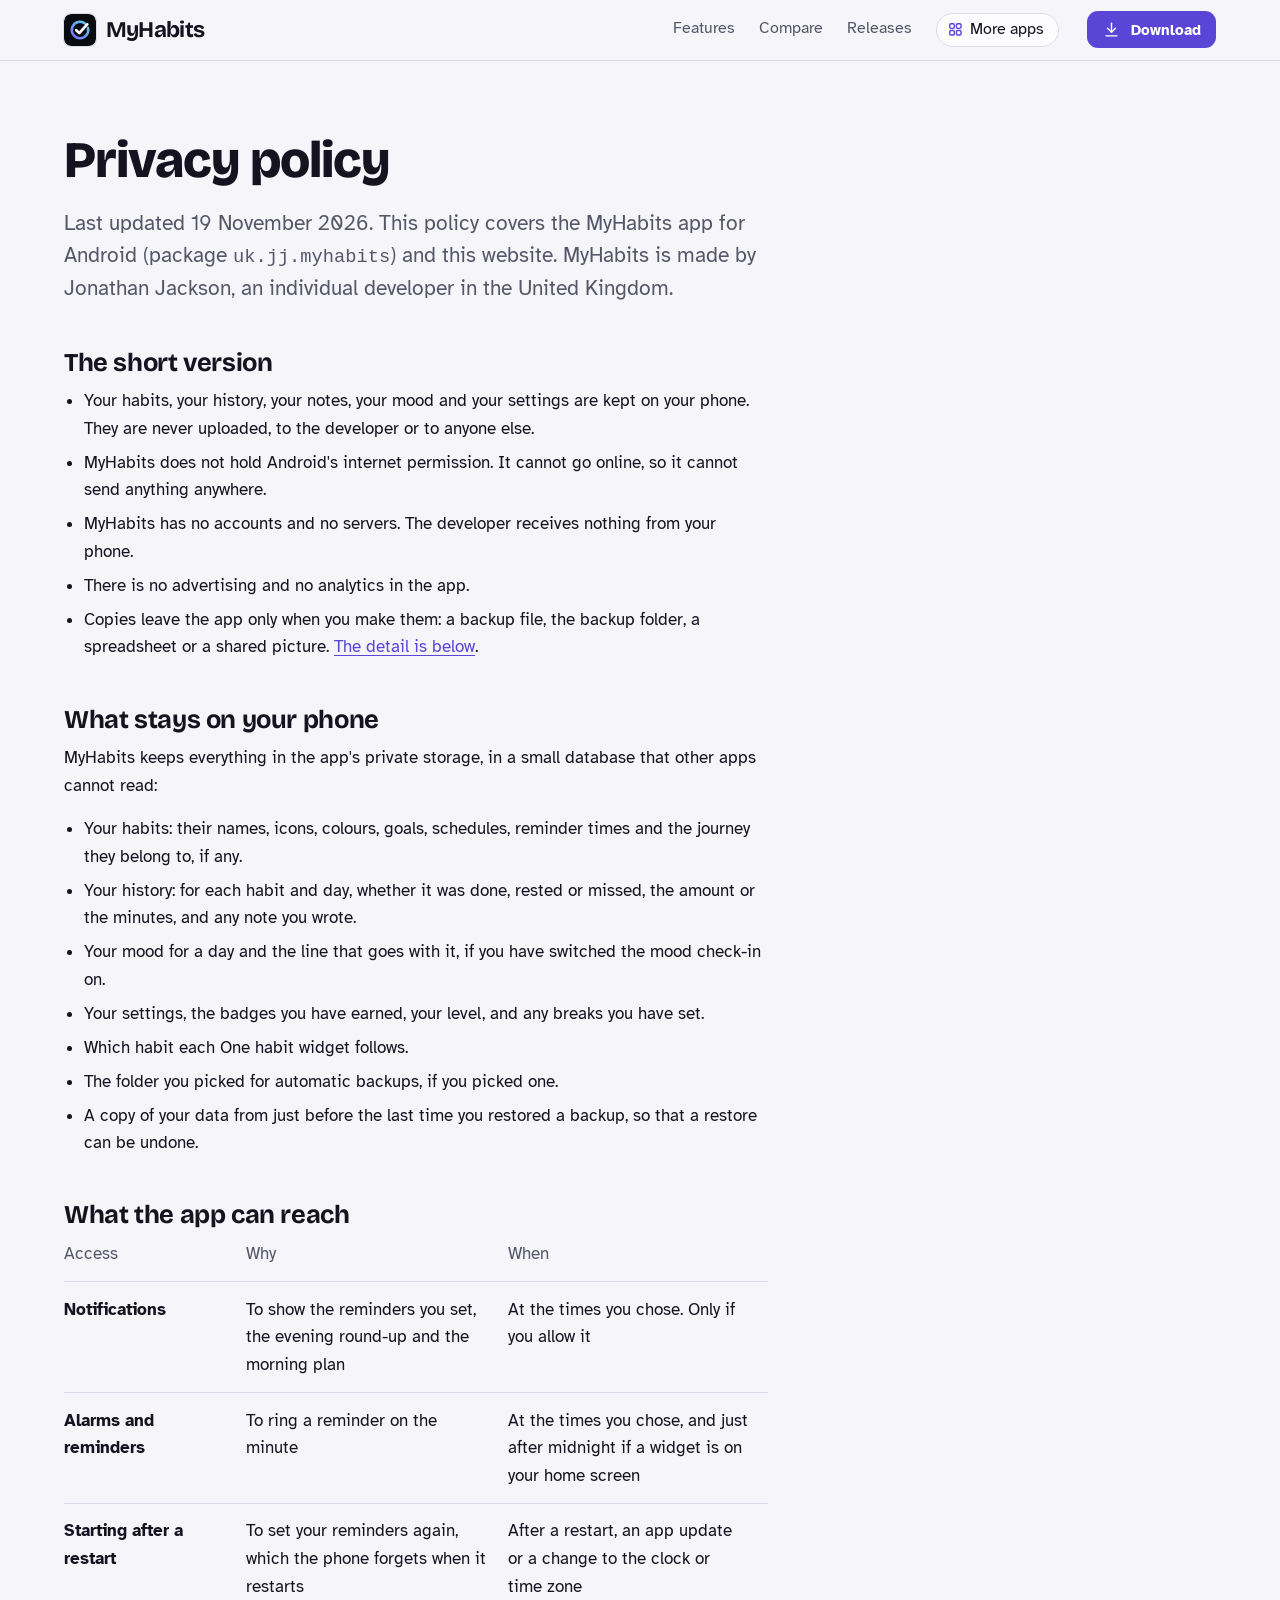
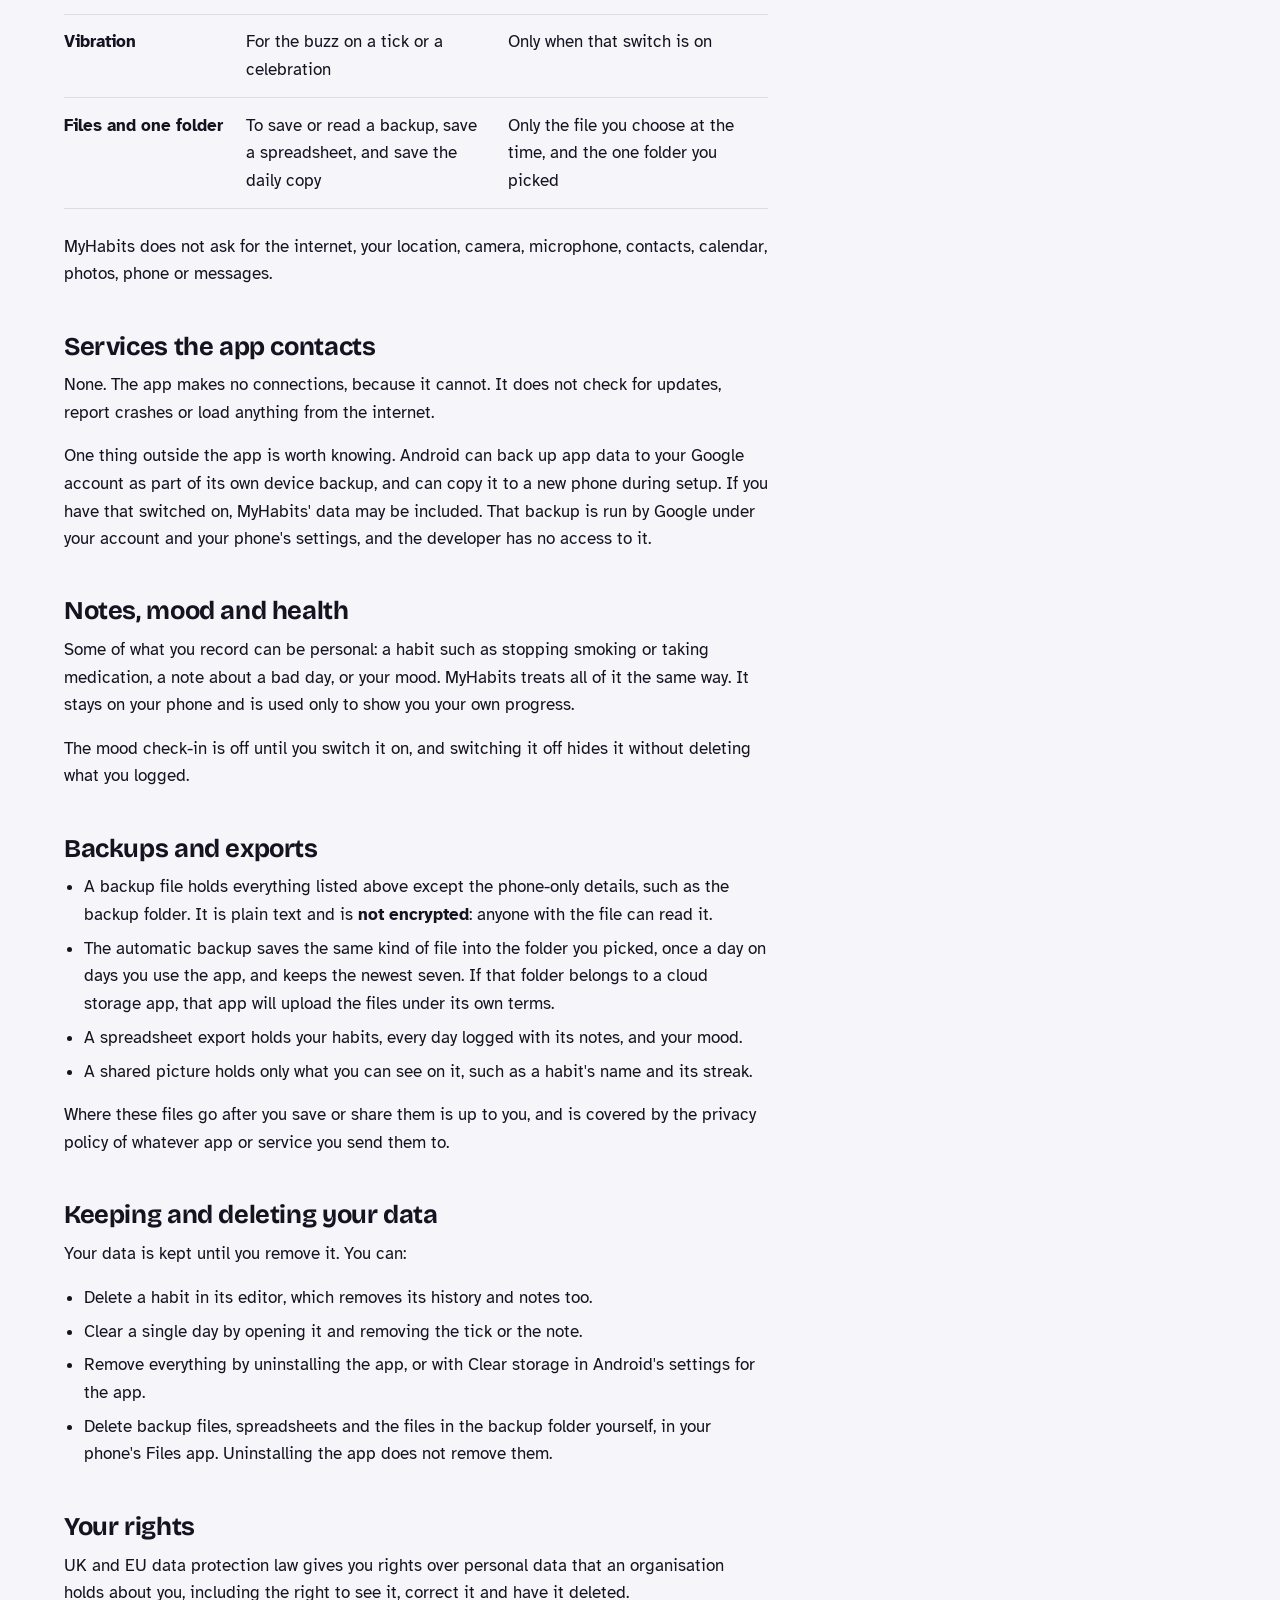
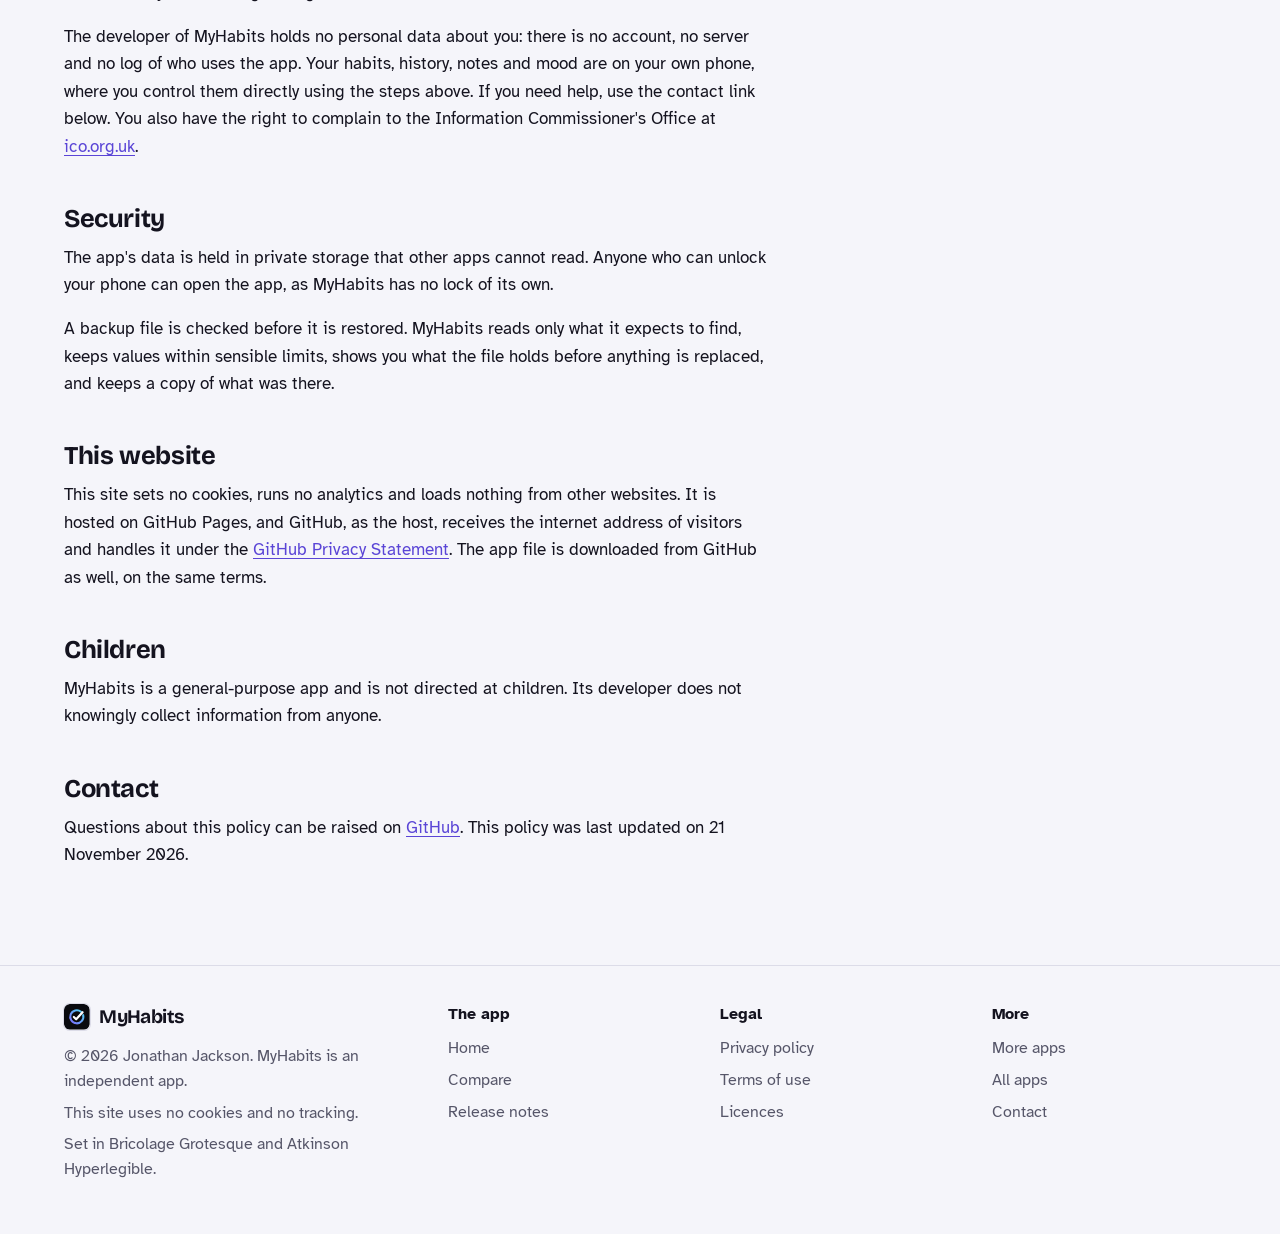
<file: privacy.html>
<!DOCTYPE html>
<html lang="en-GB">
<head>
<meta charset="utf-8">
<meta name="viewport" content="width=device-width, initial-scale=1">
<title>MyHabits privacy policy</title>
<meta name="description" content="What MyHabits does with your information: in short, it stays on your phone.">
<meta name="author" content="Jonathan Jackson">
<link rel="canonical" href="https://customgpter.github.io/myhabits/privacy.html">
<meta name="theme-color" content="#f5f5fa" media="(prefers-color-scheme: light)">
<meta name="theme-color" content="#0d0d14" media="(prefers-color-scheme: dark)">
<meta property="og:type" content="website">
<meta property="og:site_name" content="MyHabits">
<meta property="og:title" content="MyHabits privacy policy">
<meta property="og:description" content="What MyHabits does with your information: in short, it stays on your phone.">
<meta property="og:url" content="https://customgpter.github.io/myhabits/privacy.html">
<meta property="og:image" content="https://customgpter.github.io/myhabits/assets/og.png">
<meta property="og:image:width" content="1200">
<meta property="og:image:height" content="630">
<meta property="og:image:alt" content="MyHabits&#x27; Today screen with the day&#x27;s ring and habits by time of day">
<meta property="og:locale" content="en_GB">
<meta name="twitter:card" content="summary_large_image">
<link rel="icon" href="./assets/favicon.svg" type="image/svg+xml">
<link rel="apple-touch-icon" href="./assets/apple-touch-icon.png">
<link rel="preload" href="./assets/fonts/bricolage-grotesque-latin.woff2" as="font" type="font/woff2" crossorigin>
<link rel="preload" href="./assets/fonts/atkinson-hyperlegible-latin-400-normal.woff2" as="font" type="font/woff2" crossorigin>
<link rel="stylesheet" href="./assets/site.css?v=1">
<link rel="stylesheet" href="./assets/house.css?v=1">
<link rel="stylesheet" href="./assets/apps-list.css?v=1">
<script src="./assets/apps-list.js?v=1" defer></script>
</head>
<body>
<a class="skip" href="#main">Skip to content</a>
<header class="masthead">
<div class="wrap">
<a class="brand" href="./" aria-label="MyHabits home"><svg viewBox="0 0 108 108" aria-hidden="true"><defs><linearGradient id="mh-card" x1="0" y1="1" x2="1" y2="0"><stop offset="0" stop-color="#7c6cff"/><stop offset="1" stop-color="#4fd8f0"/></linearGradient></defs><rect width="108" height="108" rx="24" fill="#0a0b0f"/><g transform="translate(54 54) scale(1.32) translate(-54 -54)" fill="none" stroke-linecap="round" stroke-linejoin="round"><path d="M67.5 37.9A21 21 0 1 0 74.3 48.6" stroke="url(#mh-card)" stroke-width="6.5"/><path d="M44.5 54.5 52 62 72.500 39.500" stroke="#fff" stroke-width="7"/></g></svg><span>MyHabits</span></a>
<nav aria-label="Main"><ul><li><a href="./#features">Features</a></li><li><a href="./compare.html">Compare</a></li><li><a href="./releases.html">Releases</a></li><li><a class="more-apps" href="./more-apps.html"><svg class="ico" viewBox="0 0 24 24" aria-hidden="true"><rect x="4" y="4" width="6.5" height="6.5" rx="1.6"/><rect x="13.5" y="4" width="6.5" height="6.5" rx="1.6"/><rect x="4" y="13.5" width="6.5" height="6.5" rx="1.6"/><rect x="13.5" y="13.5" width="6.5" height="6.5" rx="1.6"/></svg>More apps</a></li></ul></nav>
<a class="button small" href="https://github.com/CustomGPTer/myhabits/releases/latest/download/MyHabits.apk"><svg class="ico" viewBox="0 0 24 24" aria-hidden="true"><path d="M12 4v11"/><path d="M7 10.5l5 5 5-5"/><path d="M5 20h14"/></svg>Download</a>
</div>
</header>
<main id="main" class="doc">
<div class="wrap">
<div class="measure">
<h1>Privacy policy</h1>
<p class="lede">Last updated 19 November 2026. This policy covers the MyHabits app for Android (package <code>uk.jj.myhabits</code>) and this website. MyHabits is made by Jonathan Jackson, an individual developer in the United Kingdom.</p>
<h2 id="short">The short version</h2><ul>
<li>Your habits, your history, your notes, your mood and your settings are kept on your phone. They are never uploaded, to the developer or to anyone else.</li>
<li>MyHabits does not hold Android's internet permission. It cannot go online, so it cannot send anything anywhere.</li>
<li>MyHabits has no accounts and no servers. The developer receives nothing from your phone.</li>
<li>There is no advertising and no analytics in the app.</li>
<li>Copies leave the app only when you make them: a backup file, the backup folder, a spreadsheet or a shared picture. <a href="#backups">The detail is below</a>.</li>
</ul><h2 id="phone">What stays on your phone</h2><p>MyHabits keeps everything in the app's private storage, in a small database that other apps cannot read:</p>
<ul>
<li>Your habits: their names, icons, colours, goals, schedules, reminder times and the journey they belong to, if any.</li>
<li>Your history: for each habit and day, whether it was done, rested or missed, the amount or the minutes, and any note you wrote.</li>
<li>Your mood for a day and the line that goes with it, if you have switched the mood check-in on.</li>
<li>Your settings, the badges you have earned, your level, and any breaks you have set.</li>
<li>Which habit each One habit widget follows.</li>
<li>The folder you picked for automatic backups, if you picked one.</li>
<li>A copy of your data from just before the last time you restored a backup, so that a restore can be undone.</li>
</ul><h2 id="reach">What the app can reach</h2><table>
<thead><tr><th scope="col">Access</th><th scope="col">Why</th><th scope="col">When</th></tr></thead>
<tbody>
<tr><th scope="row">Notifications</th><td>To show the reminders you set, the evening round-up and the morning plan</td><td>At the times you chose. Only if you allow it</td></tr>
<tr><th scope="row">Alarms and reminders</th><td>To ring a reminder on the minute</td><td>At the times you chose, and just after midnight if a widget is on your home screen</td></tr>
<tr><th scope="row">Starting after a restart</th><td>To set your reminders again, which the phone forgets when it restarts</td><td>After a restart, an app update or a change to the clock or time zone</td></tr>
<tr><th scope="row">Vibration</th><td>For the buzz on a tick or a celebration</td><td>Only when that switch is on</td></tr>
<tr><th scope="row">Files and one folder</th><td>To save or read a backup, save a spreadsheet, and save the daily copy</td><td>Only the file you choose at the time, and the one folder you picked</td></tr>
</tbody>
</table>
<p class="after-table">MyHabits does not ask for the internet, your location, camera, microphone, contacts, calendar, photos, phone or messages.</p><h2 id="online">Services the app contacts</h2><p>None. The app makes no connections, because it cannot. It does not check for updates, report crashes or load anything from the internet.</p>
<p>One thing outside the app is worth knowing. Android can back up app data to your Google account as part of its own device backup, and can copy it to a new phone during setup. If you have that switched on, MyHabits' data may be included. That backup is run by Google under your account and your phone's settings, and the developer has no access to it.</p><h2 id="sensitive">Notes, mood and health</h2><p>Some of what you record can be personal: a habit such as stopping smoking or taking medication, a note about a bad day, or your mood. MyHabits treats all of it the same way. It stays on your phone and is used only to show you your own progress.</p>
<p>The mood check-in is off until you switch it on, and switching it off hides it without deleting what you logged.</p><h2 id="backups">Backups and exports</h2><ul>
<li>A backup file holds everything listed above except the phone-only details, such as the backup folder. It is plain text and is <strong>not encrypted</strong>: anyone with the file can read it.</li>
<li>The automatic backup saves the same kind of file into the folder you picked, once a day on days you use the app, and keeps the newest seven. If that folder belongs to a cloud storage app, that app will upload the files under its own terms.</li>
<li>A spreadsheet export holds your habits, every day logged with its notes, and your mood.</li>
<li>A shared picture holds only what you can see on it, such as a habit's name and its streak.</li>
</ul>
<p>Where these files go after you save or share them is up to you, and is covered by the privacy policy of whatever app or service you send them to.</p><h2 id="deleting">Keeping and deleting your data</h2><p>Your data is kept until you remove it. You can:</p>
<ul>
<li>Delete a habit in its editor, which removes its history and notes too.</li>
<li>Clear a single day by opening it and removing the tick or the note.</li>
<li>Remove everything by uninstalling the app, or with Clear storage in Android's settings for the app.</li>
<li>Delete backup files, spreadsheets and the files in the backup folder yourself, in your phone's Files app. Uninstalling the app does not remove them.</li>
</ul><h2 id="rights">Your rights</h2><p>UK and EU data protection law gives you rights over personal data that an organisation holds about you, including the right to see it, correct it and have it deleted.</p>
<p>The developer of MyHabits holds no personal data about you: there is no account, no server and no log of who uses the app. Your habits, history, notes and mood are on your own phone, where you control them directly using the steps above. If you need help, use the contact link below. You also have the right to complain to the Information Commissioner's Office at <a href="https://ico.org.uk">ico.org.uk</a>.</p><h2 id="security">Security</h2><p>The app's data is held in private storage that other apps cannot read. Anyone who can unlock your phone can open the app, as MyHabits has no lock of its own.</p>
<p>A backup file is checked before it is restored. MyHabits reads only what it expects to find, keeps values within sensible limits, shows you what the file holds before anything is replaced, and keeps a copy of what was there.</p><h2 id="website">This website</h2><p>This site sets no cookies, runs no analytics and loads nothing from other websites. It is hosted on GitHub Pages, and GitHub, as the host, receives the internet address of visitors and handles it under the <a href="https://docs.github.com/site-policy/privacy-policies/github-general-privacy-statement">GitHub Privacy Statement</a>. The app file is downloaded from GitHub as well, on the same terms.</p><h2 id="children">Children</h2><p>MyHabits is a general-purpose app and is not directed at children. Its developer does not knowingly collect information from anyone.</p>
<h2 id="contact">Contact</h2>
<p>Questions about this policy can be raised on <a href="https://github.com/CustomGPTer/myhabits/issues">GitHub</a>. This policy was last updated on 21 November 2026.</p>
</div>
</div>
</main>
<footer class="colophon">
<div class="wrap">
<div>
<a class="brand" href="./" aria-label="MyHabits home"><svg viewBox="0 0 108 108" aria-hidden="true"><defs><linearGradient id="mh-card" x1="0" y1="1" x2="1" y2="0"><stop offset="0" stop-color="#7c6cff"/><stop offset="1" stop-color="#4fd8f0"/></linearGradient></defs><rect width="108" height="108" rx="24" fill="#0a0b0f"/><g transform="translate(54 54) scale(1.32) translate(-54 -54)" fill="none" stroke-linecap="round" stroke-linejoin="round"><path d="M67.5 37.9A21 21 0 1 0 74.3 48.6" stroke="url(#mh-card)" stroke-width="6.5"/><path d="M44.5 54.5 52 62 72.500 39.500" stroke="#fff" stroke-width="7"/></g></svg><span>MyHabits</span></a>
<p>&copy; 2026 Jonathan Jackson. MyHabits is an independent app.</p>
<p>This site uses no cookies and no tracking.</p>
<p>Set in Bricolage Grotesque and Atkinson Hyperlegible.</p>
</div>
<nav aria-label="The app"><h2>The app</h2><ul>
<li><a href="./">Home</a></li>
<li><a href="./compare.html">Compare</a></li>
<li><a href="./releases.html">Release notes</a></li>

</ul></nav>
<nav aria-label="Legal"><h2>Legal</h2><ul>
<li><a href="./privacy.html">Privacy policy</a></li>
<li><a href="./terms.html">Terms of use</a></li>
<li><a href="./licences.html">Licences</a></li>
</ul></nav>
<nav aria-label="More"><h2>More</h2><ul>
<li><a href="./more-apps.html">More apps</a></li>
<li><a href="https://customgpter.github.io/">All apps</a></li>
<li><a href="https://github.com/CustomGPTer/myhabits/issues">Contact</a></li>
</ul></nav>
</div>
</footer>
</body>
</html>
</file>
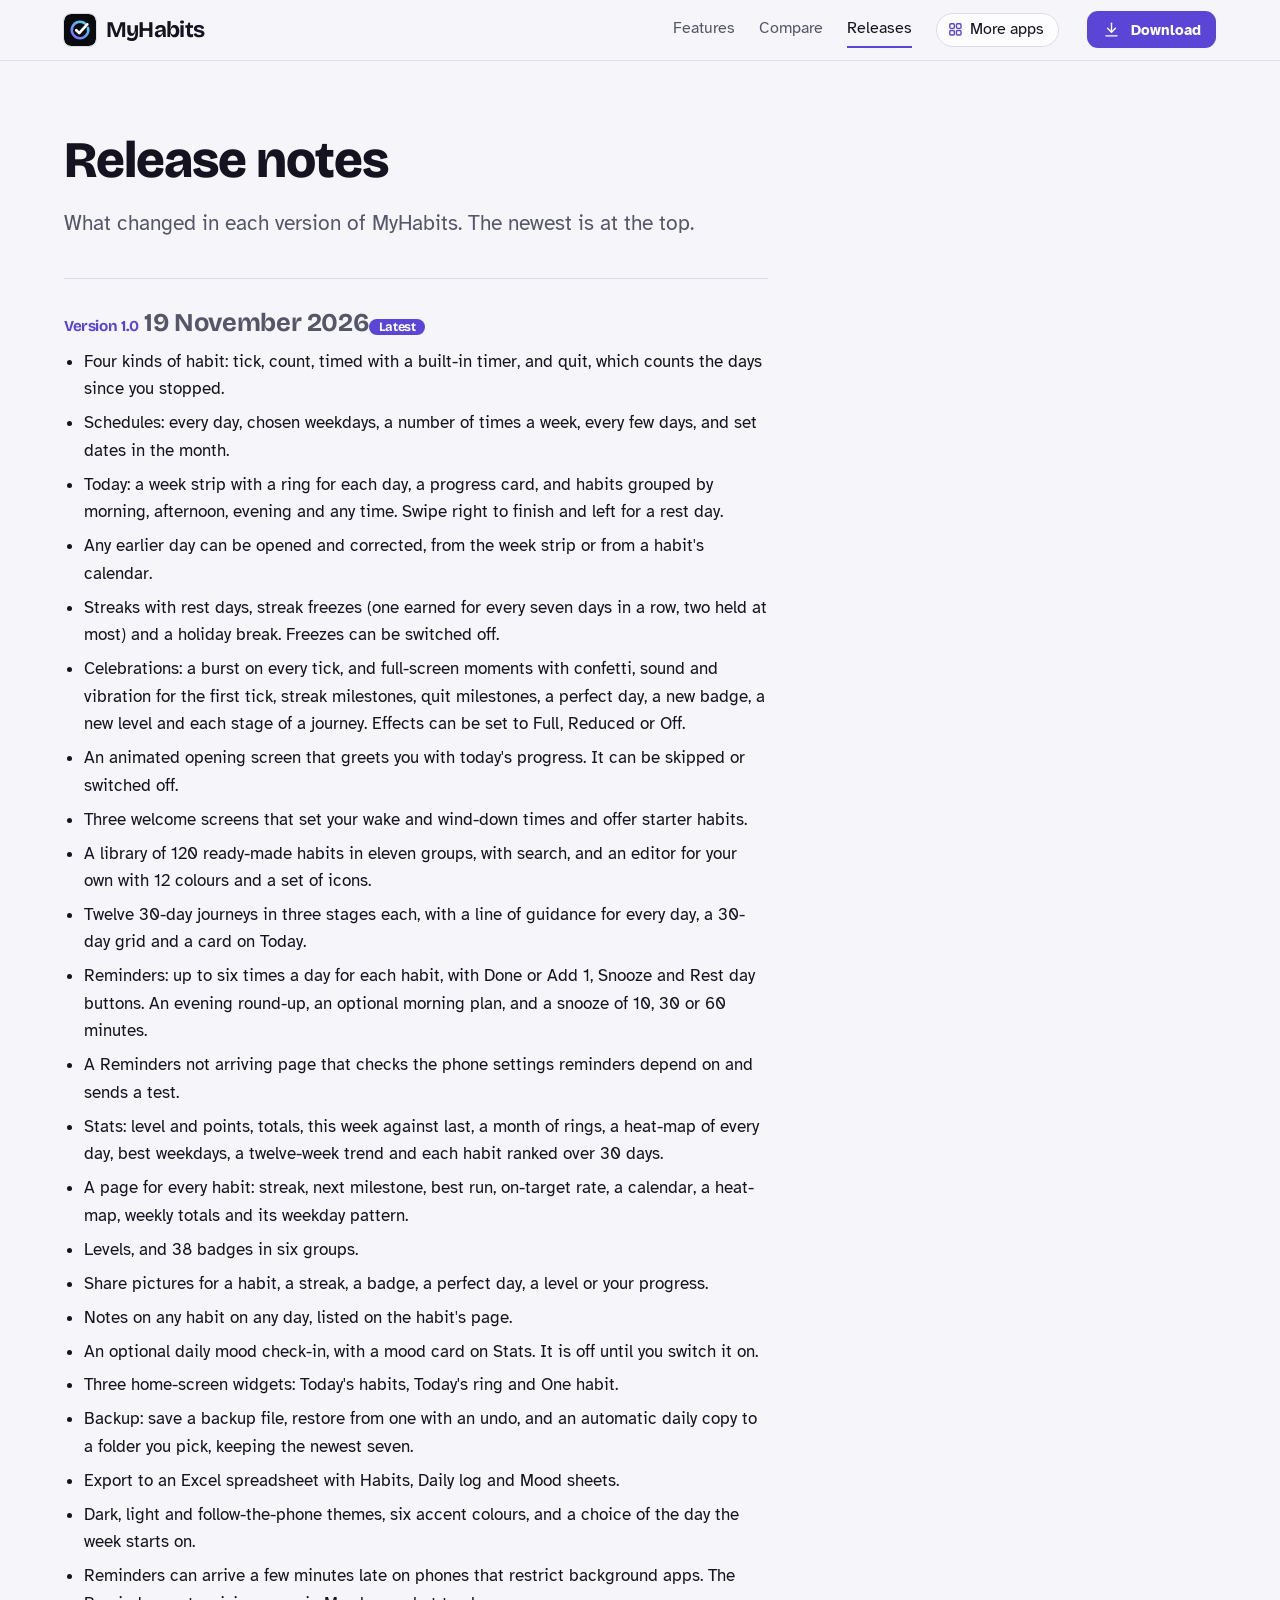
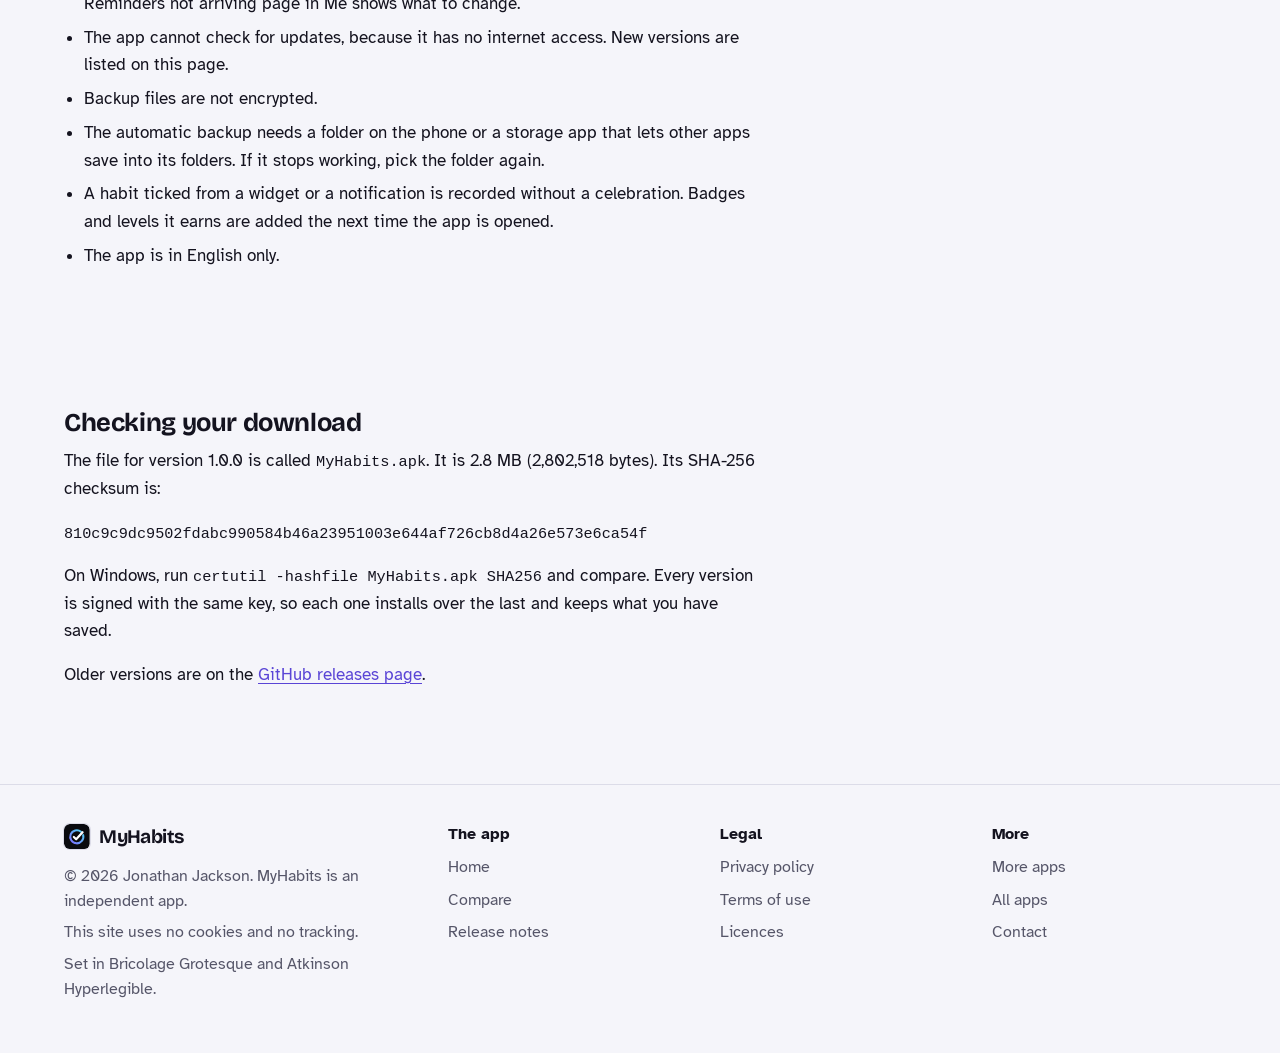
<file: releases.html>
<!DOCTYPE html>
<html lang="en-GB">
<head>
<meta charset="utf-8">
<meta name="viewport" content="width=device-width, initial-scale=1">
<title>MyHabits release notes</title>
<meta name="description" content="What changed in each version of MyHabits, with the file size and checksum to check your download.">
<meta name="author" content="Jonathan Jackson">
<link rel="canonical" href="https://customgpter.github.io/myhabits/releases.html">
<meta name="theme-color" content="#f5f5fa" media="(prefers-color-scheme: light)">
<meta name="theme-color" content="#0d0d14" media="(prefers-color-scheme: dark)">
<meta property="og:type" content="website">
<meta property="og:site_name" content="MyHabits">
<meta property="og:title" content="MyHabits release notes">
<meta property="og:description" content="What changed in each version of MyHabits, with the file size and checksum to check your download.">
<meta property="og:url" content="https://customgpter.github.io/myhabits/releases.html">
<meta property="og:image" content="https://customgpter.github.io/myhabits/assets/og.png">
<meta property="og:image:width" content="1200">
<meta property="og:image:height" content="630">
<meta property="og:image:alt" content="MyHabits&#x27; Today screen with the day&#x27;s ring and habits by time of day">
<meta property="og:locale" content="en_GB">
<meta name="twitter:card" content="summary_large_image">
<link rel="icon" href="./assets/favicon.svg" type="image/svg+xml">
<link rel="apple-touch-icon" href="./assets/apple-touch-icon.png">
<link rel="preload" href="./assets/fonts/bricolage-grotesque-latin.woff2" as="font" type="font/woff2" crossorigin>
<link rel="preload" href="./assets/fonts/atkinson-hyperlegible-latin-400-normal.woff2" as="font" type="font/woff2" crossorigin>
<link rel="stylesheet" href="./assets/site.css?v=1">
<link rel="stylesheet" href="./assets/house.css?v=1">
<link rel="stylesheet" href="./assets/apps-list.css?v=1">
<script src="./assets/apps-list.js?v=1" defer></script>
</head>
<body>
<a class="skip" href="#main">Skip to content</a>
<header class="masthead">
<div class="wrap">
<a class="brand" href="./" aria-label="MyHabits home"><svg viewBox="0 0 108 108" aria-hidden="true"><defs><linearGradient id="mh-card" x1="0" y1="1" x2="1" y2="0"><stop offset="0" stop-color="#7c6cff"/><stop offset="1" stop-color="#4fd8f0"/></linearGradient></defs><rect width="108" height="108" rx="24" fill="#0a0b0f"/><g transform="translate(54 54) scale(1.32) translate(-54 -54)" fill="none" stroke-linecap="round" stroke-linejoin="round"><path d="M67.5 37.9A21 21 0 1 0 74.3 48.6" stroke="url(#mh-card)" stroke-width="6.5"/><path d="M44.5 54.5 52 62 72.500 39.500" stroke="#fff" stroke-width="7"/></g></svg><span>MyHabits</span></a>
<nav aria-label="Main"><ul><li><a href="./#features">Features</a></li><li><a href="./compare.html">Compare</a></li><li><a href="./releases.html" aria-current="page">Releases</a></li><li><a class="more-apps" href="./more-apps.html"><svg class="ico" viewBox="0 0 24 24" aria-hidden="true"><rect x="4" y="4" width="6.5" height="6.5" rx="1.6"/><rect x="13.5" y="4" width="6.5" height="6.5" rx="1.6"/><rect x="4" y="13.5" width="6.5" height="6.5" rx="1.6"/><rect x="13.5" y="13.5" width="6.5" height="6.5" rx="1.6"/></svg>More apps</a></li></ul></nav>
<a class="button small" href="https://github.com/CustomGPTer/myhabits/releases/latest/download/MyHabits.apk"><svg class="ico" viewBox="0 0 24 24" aria-hidden="true"><path d="M12 4v11"/><path d="M7 10.5l5 5 5-5"/><path d="M5 20h14"/></svg>Download</a>
</div>
</header>
<main id="main" class="doc">
<div class="wrap">
<div class="measure">
<h1>Release notes</h1>
<p class="lede">What changed in each version of MyHabits. The newest is at the top.</p>
<section class="release" id="v1.0"><h2><span class="ver">Version 1.0</span> <span class="when">19 November 2026</span><span class="tag">Latest</span></h2><ul><li>Four kinds of habit: tick, count, timed with a built-in timer, and quit, which counts the days since you stopped.</li><li>Schedules: every day, chosen weekdays, a number of times a week, every few days, and set dates in the month.</li><li>Today: a week strip with a ring for each day, a progress card, and habits grouped by morning, afternoon, evening and any time. Swipe right to finish and left for a rest day.</li><li>Any earlier day can be opened and corrected, from the week strip or from a habit&#x27;s calendar.</li><li>Streaks with rest days, streak freezes (one earned for every seven days in a row, two held at most) and a holiday break. Freezes can be switched off.</li><li>Celebrations: a burst on every tick, and full-screen moments with confetti, sound and vibration for the first tick, streak milestones, quit milestones, a perfect day, a new badge, a new level and each stage of a journey. Effects can be set to Full, Reduced or Off.</li><li>An animated opening screen that greets you with today&#x27;s progress. It can be skipped or switched off.</li><li>Three welcome screens that set your wake and wind-down times and offer starter habits.</li><li>A library of 120 ready-made habits in eleven groups, with search, and an editor for your own with 12 colours and a set of icons.</li><li>Twelve 30-day journeys in three stages each, with a line of guidance for every day, a 30-day grid and a card on Today.</li><li>Reminders: up to six times a day for each habit, with Done or Add 1, Snooze and Rest day buttons. An evening round-up, an optional morning plan, and a snooze of 10, 30 or 60 minutes.</li><li>A Reminders not arriving page that checks the phone settings reminders depend on and sends a test.</li><li>Stats: level and points, totals, this week against last, a month of rings, a heat-map of every day, best weekdays, a twelve-week trend and each habit ranked over 30 days.</li><li>A page for every habit: streak, next milestone, best run, on-target rate, a calendar, a heat-map, weekly totals and its weekday pattern.</li><li>Levels, and 38 badges in six groups.</li><li>Share pictures for a habit, a streak, a badge, a perfect day, a level or your progress.</li><li>Notes on any habit on any day, listed on the habit&#x27;s page.</li><li>An optional daily mood check-in, with a mood card on Stats. It is off until you switch it on.</li><li>Three home-screen widgets: Today&#x27;s habits, Today&#x27;s ring and One habit.</li><li>Backup: save a backup file, restore from one with an undo, and an automatic daily copy to a folder you pick, keeping the newest seven.</li><li>Export to an Excel spreadsheet with Habits, Daily log and Mood sheets.</li><li>Dark, light and follow-the-phone themes, six accent colours, and a choice of the day the week starts on.</li><li>Reminders can arrive a few minutes late on phones that restrict background apps. The Reminders not arriving page in Me shows what to change.</li><li>The app cannot check for updates, because it has no internet access. New versions are listed on this page.</li><li>Backup files are not encrypted.</li><li>The automatic backup needs a folder on the phone or a storage app that lets other apps save into its folders. If it stops working, pick the folder again.</li><li>A habit ticked from a widget or a notification is recorded without a celebration. Badges and levels it earns are added the next time the app is opened.</li><li>The app is in English only.</li></ul></section>
<h2 id="checking">Checking your download</h2>
<p>The file for version 1.0.0 is called <code>MyHabits.apk</code>. It is 2.8 MB (2,802,518 bytes). Its SHA-256 checksum is:</p>
<p><code class="sum">810c9c9dc9502fdabc990584b46a23951003e644af726cb8d4a26e573e6ca54f</code></p>
<p>On Windows, run <code>certutil -hashfile MyHabits.apk SHA256</code> and compare. Every version is signed with the same key, so each one installs over the last and keeps what you have saved.</p>
<p>Older versions are on the <a href="https://github.com/CustomGPTer/myhabits/releases">GitHub releases page</a>.</p>
</div>
</div>
</main>
<footer class="colophon">
<div class="wrap">
<div>
<a class="brand" href="./" aria-label="MyHabits home"><svg viewBox="0 0 108 108" aria-hidden="true"><defs><linearGradient id="mh-card" x1="0" y1="1" x2="1" y2="0"><stop offset="0" stop-color="#7c6cff"/><stop offset="1" stop-color="#4fd8f0"/></linearGradient></defs><rect width="108" height="108" rx="24" fill="#0a0b0f"/><g transform="translate(54 54) scale(1.32) translate(-54 -54)" fill="none" stroke-linecap="round" stroke-linejoin="round"><path d="M67.5 37.9A21 21 0 1 0 74.3 48.6" stroke="url(#mh-card)" stroke-width="6.5"/><path d="M44.5 54.5 52 62 72.500 39.500" stroke="#fff" stroke-width="7"/></g></svg><span>MyHabits</span></a>
<p>&copy; 2026 Jonathan Jackson. MyHabits is an independent app.</p>
<p>This site uses no cookies and no tracking.</p>
<p>Set in Bricolage Grotesque and Atkinson Hyperlegible.</p>
</div>
<nav aria-label="The app"><h2>The app</h2><ul>
<li><a href="./">Home</a></li>
<li><a href="./compare.html">Compare</a></li>
<li><a href="./releases.html">Release notes</a></li>

</ul></nav>
<nav aria-label="Legal"><h2>Legal</h2><ul>
<li><a href="./privacy.html">Privacy policy</a></li>
<li><a href="./terms.html">Terms of use</a></li>
<li><a href="./licences.html">Licences</a></li>
</ul></nav>
<nav aria-label="More"><h2>More</h2><ul>
<li><a href="./more-apps.html">More apps</a></li>
<li><a href="https://customgpter.github.io/">All apps</a></li>
<li><a href="https://github.com/CustomGPTer/myhabits/issues">Contact</a></li>
</ul></nav>
</div>
</footer>
</body>
</html>
</file>
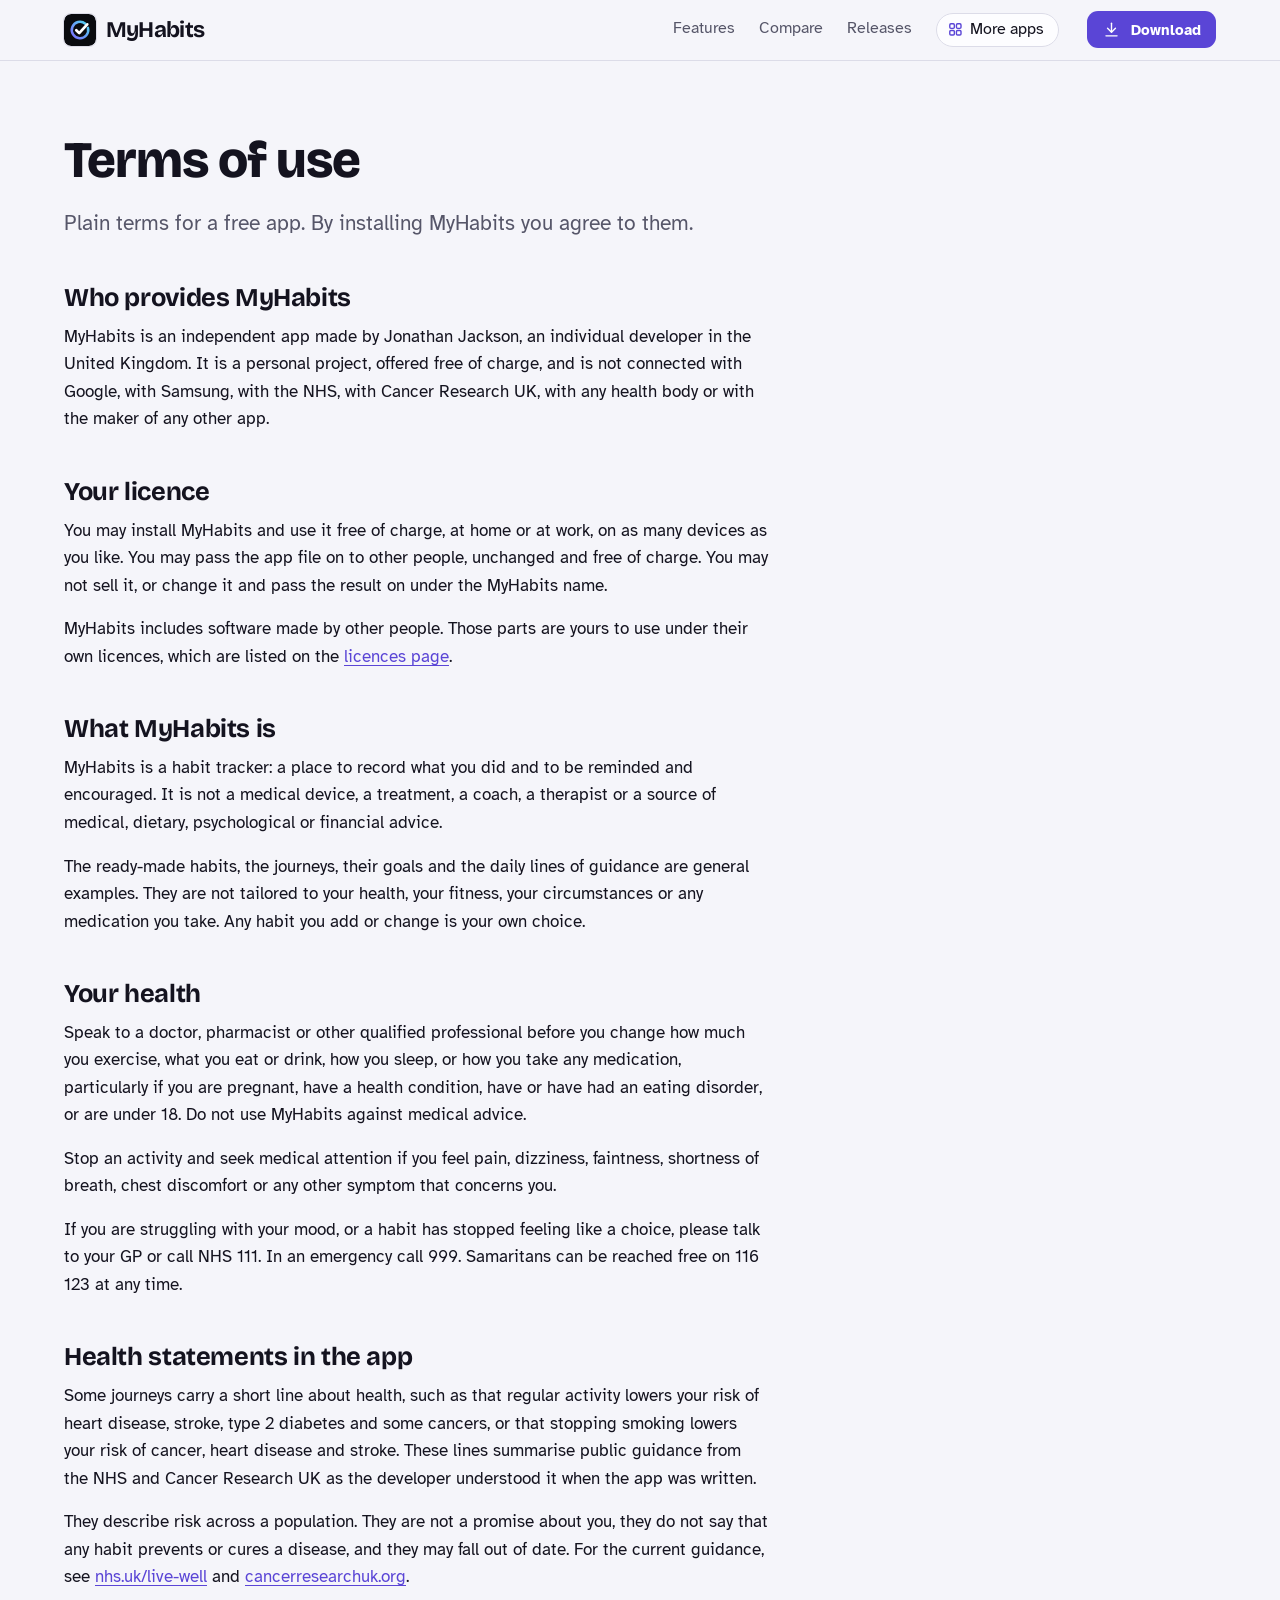
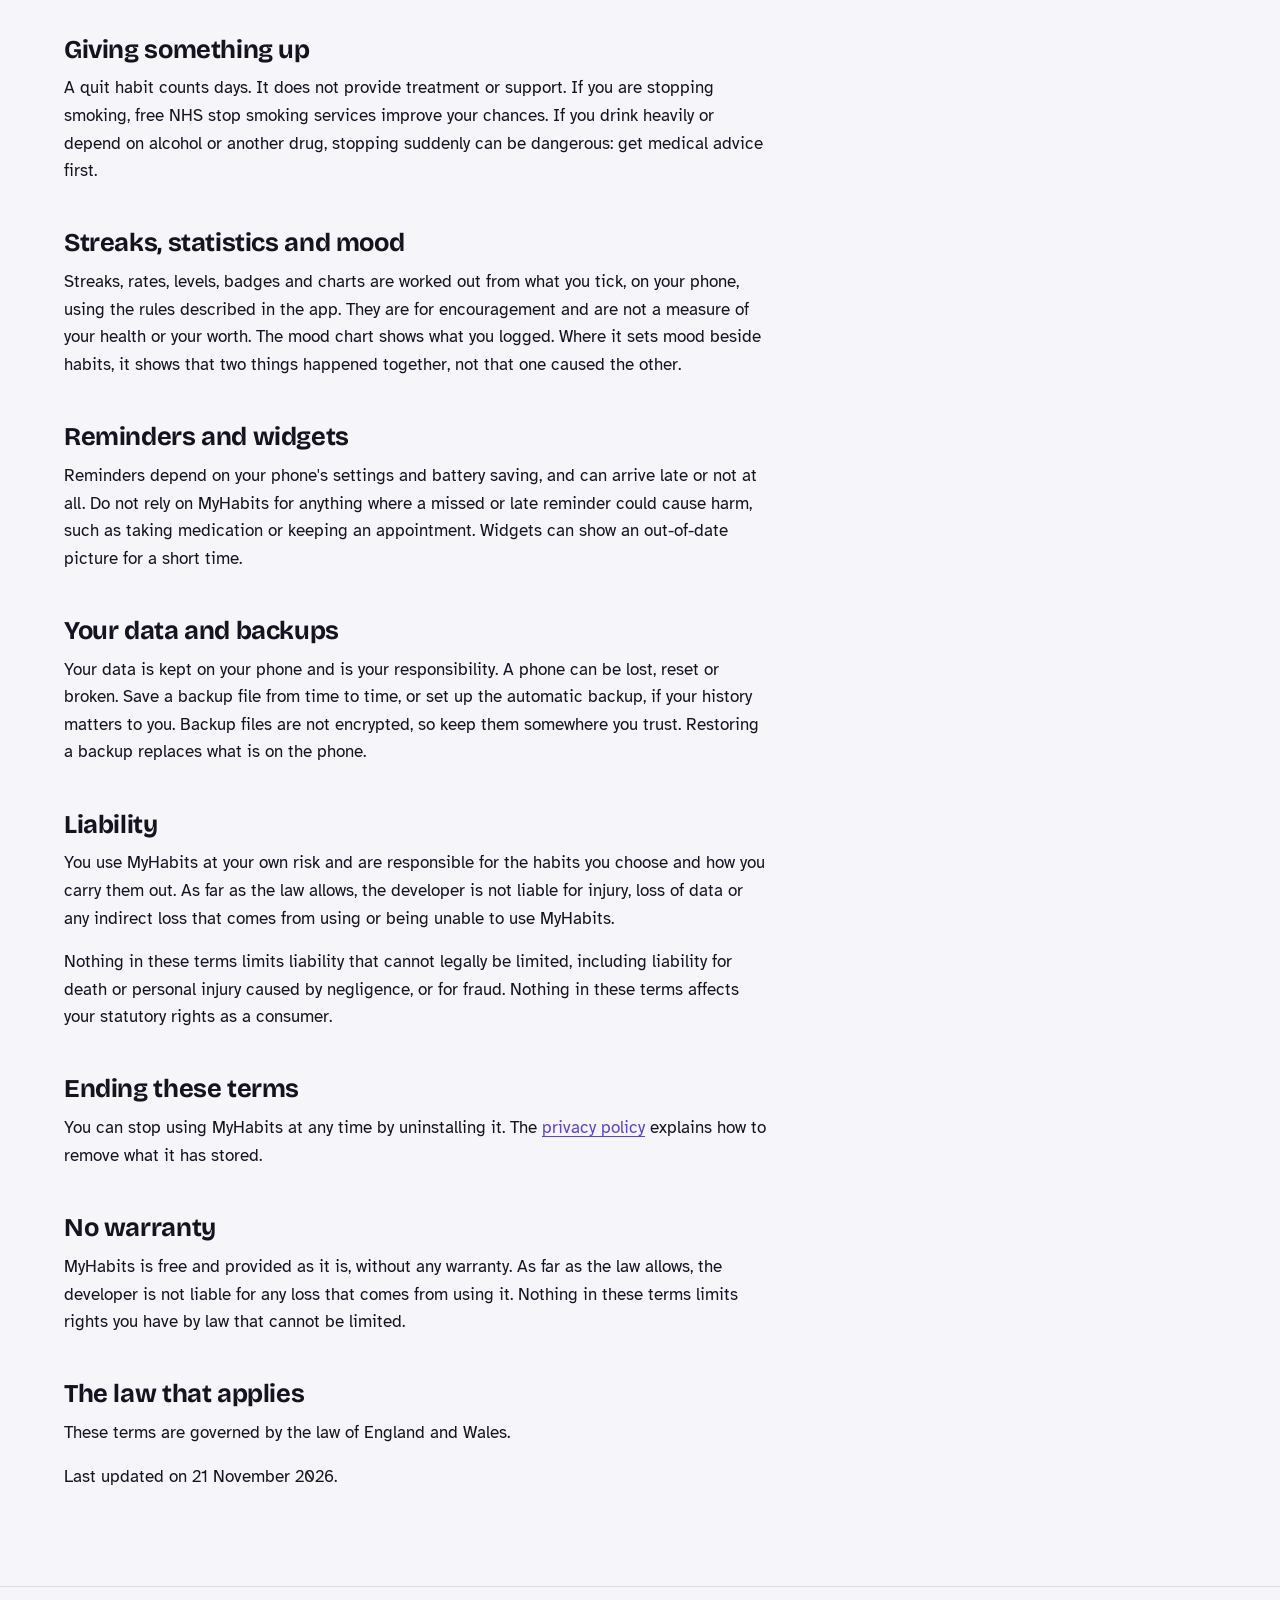
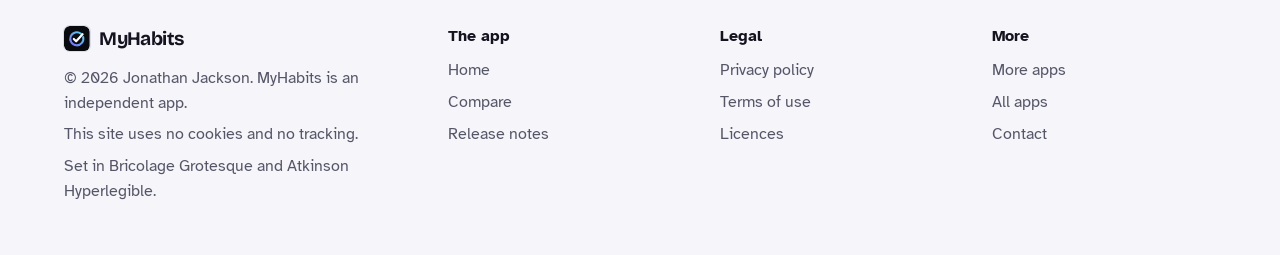
<file: terms.html>
<!DOCTYPE html>
<html lang="en-GB">
<head>
<meta charset="utf-8">
<meta name="viewport" content="width=device-width, initial-scale=1">
<title>MyHabits terms of use</title>
<meta name="description" content="The terms for using MyHabits.">
<meta name="author" content="Jonathan Jackson">
<link rel="canonical" href="https://customgpter.github.io/myhabits/terms.html">
<meta name="theme-color" content="#f5f5fa" media="(prefers-color-scheme: light)">
<meta name="theme-color" content="#0d0d14" media="(prefers-color-scheme: dark)">
<meta property="og:type" content="website">
<meta property="og:site_name" content="MyHabits">
<meta property="og:title" content="MyHabits terms of use">
<meta property="og:description" content="The terms for using MyHabits.">
<meta property="og:url" content="https://customgpter.github.io/myhabits/terms.html">
<meta property="og:image" content="https://customgpter.github.io/myhabits/assets/og.png">
<meta property="og:image:width" content="1200">
<meta property="og:image:height" content="630">
<meta property="og:image:alt" content="MyHabits&#x27; Today screen with the day&#x27;s ring and habits by time of day">
<meta property="og:locale" content="en_GB">
<meta name="twitter:card" content="summary_large_image">
<link rel="icon" href="./assets/favicon.svg" type="image/svg+xml">
<link rel="apple-touch-icon" href="./assets/apple-touch-icon.png">
<link rel="preload" href="./assets/fonts/bricolage-grotesque-latin.woff2" as="font" type="font/woff2" crossorigin>
<link rel="preload" href="./assets/fonts/atkinson-hyperlegible-latin-400-normal.woff2" as="font" type="font/woff2" crossorigin>
<link rel="stylesheet" href="./assets/site.css?v=1">
<link rel="stylesheet" href="./assets/house.css?v=1">
<link rel="stylesheet" href="./assets/apps-list.css?v=1">
<script src="./assets/apps-list.js?v=1" defer></script>
</head>
<body>
<a class="skip" href="#main">Skip to content</a>
<header class="masthead">
<div class="wrap">
<a class="brand" href="./" aria-label="MyHabits home"><svg viewBox="0 0 108 108" aria-hidden="true"><defs><linearGradient id="mh-card" x1="0" y1="1" x2="1" y2="0"><stop offset="0" stop-color="#7c6cff"/><stop offset="1" stop-color="#4fd8f0"/></linearGradient></defs><rect width="108" height="108" rx="24" fill="#0a0b0f"/><g transform="translate(54 54) scale(1.32) translate(-54 -54)" fill="none" stroke-linecap="round" stroke-linejoin="round"><path d="M67.5 37.9A21 21 0 1 0 74.3 48.6" stroke="url(#mh-card)" stroke-width="6.5"/><path d="M44.5 54.5 52 62 72.500 39.500" stroke="#fff" stroke-width="7"/></g></svg><span>MyHabits</span></a>
<nav aria-label="Main"><ul><li><a href="./#features">Features</a></li><li><a href="./compare.html">Compare</a></li><li><a href="./releases.html">Releases</a></li><li><a class="more-apps" href="./more-apps.html"><svg class="ico" viewBox="0 0 24 24" aria-hidden="true"><rect x="4" y="4" width="6.5" height="6.5" rx="1.6"/><rect x="13.5" y="4" width="6.5" height="6.5" rx="1.6"/><rect x="4" y="13.5" width="6.5" height="6.5" rx="1.6"/><rect x="13.5" y="13.5" width="6.5" height="6.5" rx="1.6"/></svg>More apps</a></li></ul></nav>
<a class="button small" href="https://github.com/CustomGPTer/myhabits/releases/latest/download/MyHabits.apk"><svg class="ico" viewBox="0 0 24 24" aria-hidden="true"><path d="M12 4v11"/><path d="M7 10.5l5 5 5-5"/><path d="M5 20h14"/></svg>Download</a>
</div>
</header>
<main id="main" class="doc">
<div class="wrap">
<div class="measure">
<h1>Terms of use</h1>
<p class="lede">Plain terms for a free app. By installing MyHabits you agree to them.</p>
<h2 id="who">Who provides MyHabits</h2><p>MyHabits is an independent app made by Jonathan Jackson, an individual developer in the United Kingdom. It is a personal project, offered free of charge, and is not connected with Google, with Samsung, with the NHS, with Cancer Research UK, with any health body or with the maker of any other app.</p><h2 id="licence">Your licence</h2><p>You may install MyHabits and use it free of charge, at home or at work, on as many devices as you like. You may pass the app file on to other people, unchanged and free of charge. You may not sell it, or change it and pass the result on under the MyHabits name.</p>
<p>MyHabits includes software made by other people. Those parts are yours to use under their own licences, which are listed on the <a href="licences.html">licences page</a>.</p><h2 id="what">What MyHabits is</h2><p>MyHabits is a habit tracker: a place to record what you did and to be reminded and encouraged. It is not a medical device, a treatment, a coach, a therapist or a source of medical, dietary, psychological or financial advice.</p>
<p>The ready-made habits, the journeys, their goals and the daily lines of guidance are general examples. They are not tailored to your health, your fitness, your circumstances or any medication you take. Any habit you add or change is your own choice.</p><h2 id="health">Your health</h2><p>Speak to a doctor, pharmacist or other qualified professional before you change how much you exercise, what you eat or drink, how you sleep, or how you take any medication, particularly if you are pregnant, have a health condition, have or have had an eating disorder, or are under 18. Do not use MyHabits against medical advice.</p>
<p>Stop an activity and seek medical attention if you feel pain, dizziness, faintness, shortness of breath, chest discomfort or any other symptom that concerns you.</p>
<p>If you are struggling with your mood, or a habit has stopped feeling like a choice, please talk to your GP or call NHS 111. In an emergency call 999. Samaritans can be reached free on 116 123 at any time.</p><h2 id="statements">Health statements in the app</h2><p>Some journeys carry a short line about health, such as that regular activity lowers your risk of heart disease, stroke, type 2 diabetes and some cancers, or that stopping smoking lowers your risk of cancer, heart disease and stroke. These lines summarise public guidance from the NHS and Cancer Research UK as the developer understood it when the app was written.</p>
<p>They describe risk across a population. They are not a promise about you, they do not say that any habit prevents or cures a disease, and they may fall out of date. For the current guidance, see <a href="https://www.nhs.uk/live-well/">nhs.uk/live-well</a> and <a href="https://www.cancerresearchuk.org/about-cancer/causes-of-cancer">cancerresearchuk.org</a>.</p><h2 id="quitting">Giving something up</h2><p>A quit habit counts days. It does not provide treatment or support. If you are stopping smoking, free NHS stop smoking services improve your chances. If you drink heavily or depend on alcohol or another drug, stopping suddenly can be dangerous: get medical advice first.</p><h2 id="numbers">Streaks, statistics and mood</h2><p>Streaks, rates, levels, badges and charts are worked out from what you tick, on your phone, using the rules described in the app. They are for encouragement and are not a measure of your health or your worth. The mood chart shows what you logged. Where it sets mood beside habits, it shows that two things happened together, not that one caused the other.</p><h2 id="reminders">Reminders and widgets</h2><p>Reminders depend on your phone's settings and battery saving, and can arrive late or not at all. Do not rely on MyHabits for anything where a missed or late reminder could cause harm, such as taking medication or keeping an appointment. Widgets can show an out-of-date picture for a short time.</p><h2 id="data">Your data and backups</h2><p>Your data is kept on your phone and is your responsibility. A phone can be lost, reset or broken. Save a backup file from time to time, or set up the automatic backup, if your history matters to you. Backup files are not encrypted, so keep them somewhere you trust. Restoring a backup replaces what is on the phone.</p><h2 id="liability">Liability</h2><p>You use MyHabits at your own risk and are responsible for the habits you choose and how you carry them out. As far as the law allows, the developer is not liable for injury, loss of data or any indirect loss that comes from using or being unable to use MyHabits.</p>
<p>Nothing in these terms limits liability that cannot legally be limited, including liability for death or personal injury caused by negligence, or for fraud. Nothing in these terms affects your statutory rights as a consumer.</p><h2 id="ending">Ending these terms</h2><p>You can stop using MyHabits at any time by uninstalling it. The <a href="privacy.html#deleting">privacy policy</a> explains how to remove what it has stored.</p>
<h2 id="no-warranty">No warranty</h2>
<p>MyHabits is free and provided as it is, without any warranty. As far as the law allows, the developer is not liable for any loss that comes from using it. Nothing in these terms limits rights you have by law that cannot be limited.</p>
<h2 id="governing">The law that applies</h2>
<p>These terms are governed by the law of England and Wales.</p>
<p>Last updated on 21 November 2026.</p>
</div>
</div>
</main>
<footer class="colophon">
<div class="wrap">
<div>
<a class="brand" href="./" aria-label="MyHabits home"><svg viewBox="0 0 108 108" aria-hidden="true"><defs><linearGradient id="mh-card" x1="0" y1="1" x2="1" y2="0"><stop offset="0" stop-color="#7c6cff"/><stop offset="1" stop-color="#4fd8f0"/></linearGradient></defs><rect width="108" height="108" rx="24" fill="#0a0b0f"/><g transform="translate(54 54) scale(1.32) translate(-54 -54)" fill="none" stroke-linecap="round" stroke-linejoin="round"><path d="M67.5 37.9A21 21 0 1 0 74.3 48.6" stroke="url(#mh-card)" stroke-width="6.5"/><path d="M44.5 54.5 52 62 72.500 39.500" stroke="#fff" stroke-width="7"/></g></svg><span>MyHabits</span></a>
<p>&copy; 2026 Jonathan Jackson. MyHabits is an independent app.</p>
<p>This site uses no cookies and no tracking.</p>
<p>Set in Bricolage Grotesque and Atkinson Hyperlegible.</p>
</div>
<nav aria-label="The app"><h2>The app</h2><ul>
<li><a href="./">Home</a></li>
<li><a href="./compare.html">Compare</a></li>
<li><a href="./releases.html">Release notes</a></li>

</ul></nav>
<nav aria-label="Legal"><h2>Legal</h2><ul>
<li><a href="./privacy.html">Privacy policy</a></li>
<li><a href="./terms.html">Terms of use</a></li>
<li><a href="./licences.html">Licences</a></li>
</ul></nav>
<nav aria-label="More"><h2>More</h2><ul>
<li><a href="./more-apps.html">More apps</a></li>
<li><a href="https://customgpter.github.io/">All apps</a></li>
<li><a href="https://github.com/CustomGPTer/myhabits/issues">Contact</a></li>
</ul></nav>
</div>
</footer>
</body>
</html>
</file>
<file: assets/site.css>
@font-face{font-family:"Bricolage Grotesque";src:url("fonts/bricolage-grotesque-latin.woff2") format("woff2");font-weight:200 800;font-style:normal;font-display:swap}
@font-face{font-family:"Atkinson Hyperlegible";src:url("fonts/atkinson-hyperlegible-latin-400-normal.woff2") format("woff2");font-weight:400;font-style:normal;font-display:swap}
@font-face{font-family:"Atkinson Hyperlegible";src:url("fonts/atkinson-hyperlegible-latin-700-normal.woff2") format("woff2");font-weight:700;font-style:normal;font-display:swap}

/* Daylight page, night-time camera. The lamp colour is kept for the one thing to press and for what the camera has seen. */
:root{
  --page:#f2f5f9; --panel:#ffffff; --raised:#e8edf3; --ink:#0d1a2b; --soft:#465468; --rule:#d2dae4;
  --accent:#0a6a55; --accent-ink:#ffffff; --warn:#8a5200; --rec:#d3302f;
  --lamp:#ffb347; --lamp-ink:#231400; --lamp-text:#8a5200;
  --night:#09111e; --night-2:#111d30; --night-3:#1a2a43; --night-ink:#eaf0f8; --night-soft:#9fb0c7; --night-rule:#24364f; --iris:#55d6ab;
  --display:"Bricolage Grotesque","Atkinson Hyperlegible",system-ui,sans-serif;
  --sans:"Atkinson Hyperlegible",system-ui,-apple-system,"Segoe UI",Roboto,sans-serif;
  --mono:ui-monospace,SFMono-Regular,Menlo,Consolas,"Liberation Mono",monospace;
  color-scheme:light dark;
}
@media (prefers-color-scheme:dark){
  :root{--page:#0a111b; --panel:#111a27; --raised:#182434; --ink:#e9eef5; --soft:#a0aec0; --rule:#243247;
    --accent:#55d6ab; --accent-ink:#00281d; --warn:#ffb347; --rec:#ff6163; --lamp-text:#ffb347}
}

*,*::before,*::after{box-sizing:border-box}
html{-webkit-text-size-adjust:100%;scroll-behavior:smooth;scroll-padding-top:5.5rem}
@media (prefers-reduced-motion:reduce){html{scroll-behavior:auto}}
body{margin:0;background:var(--page);color:var(--ink);font:400 1.0625rem/1.62 var(--sans);text-rendering:optimizeLegibility;-webkit-font-smoothing:antialiased}
img,svg{max-width:100%;display:block}
a{color:var(--accent);text-decoration-thickness:.07em;text-underline-offset:.2em}
a:hover{text-decoration-thickness:.13em}
:focus-visible{outline:3px solid var(--lamp);outline-offset:3px;border-radius:6px}
code{font:.9em/1 var(--mono);overflow-wrap:anywhere}
h1,h2,h3{font-family:var(--display);font-weight:700;letter-spacing:-.015em;line-height:1.08;margin:0;text-wrap:balance}
p{margin:0 0 1rem}
.skip{position:absolute;left:-999px;top:0;background:var(--ink);color:var(--page);padding:.6rem 1rem;z-index:30;border-radius:0 0 8px 0}
.skip:focus{left:0}
.sr{position:absolute;width:1px;height:1px;overflow:hidden;clip-path:inset(50%);white-space:nowrap}
.wrap{width:min(72rem,100% - 2.5rem);margin-inline:auto}
.measure{max-width:44rem}
.ico{width:1.25em;height:1.25em;flex:none;fill:none;stroke:currentColor;stroke-width:1.75;stroke-linecap:round;stroke-linejoin:round}

/* ---------- masthead */
.masthead{position:sticky;top:0;z-index:20;background:color-mix(in srgb,var(--page) 88%,transparent);-webkit-backdrop-filter:blur(14px) saturate(1.3);backdrop-filter:blur(14px) saturate(1.3);border-bottom:1px solid var(--rule)}
.masthead .wrap{display:flex;flex-wrap:wrap;align-items:center;gap:.35rem 1.75rem;padding-block:.7rem}
.brand{display:inline-flex;align-items:center;gap:.6rem;font:700 1.4rem/1 var(--display);letter-spacing:-.03em;color:var(--ink);text-decoration:none;margin-right:auto}
.brand svg{width:2rem;height:2rem;flex:none;border-radius:.5rem;box-shadow:0 0 0 1px var(--rule)}
.masthead nav ul{display:flex;flex-wrap:wrap;align-items:center;gap:.15rem 1.5rem;list-style:none;margin:0;padding:0;font-size:1rem;line-height:1.3}
.masthead nav a{display:inline-flex;align-items:center;gap:.4rem;color:var(--soft);text-decoration:none;padding-block:.45rem;border-bottom:2px solid transparent}
.masthead nav a:hover{color:var(--ink)}
.masthead nav a[aria-current="page"]{color:var(--ink);border-bottom-color:var(--lamp)}
.masthead nav a.more-apps{color:var(--ink);border:1px solid var(--rule);border-radius:999px;padding:.34rem .85rem .34rem .65rem;background:var(--panel)}
.masthead nav a.more-apps .ico{width:1.05em;height:1.05em;color:var(--accent);stroke-width:2}
.masthead nav a.more-apps:hover,.masthead nav a.more-apps[aria-current="page"]{border-color:var(--accent)}
.button{display:inline-flex;align-items:center;gap:.6rem;background:var(--lamp);color:var(--lamp-ink);font:700 1.08rem/1.2 var(--sans);text-decoration:none;padding:.95rem 1.5rem;border-radius:14px;box-shadow:0 1px 0 rgba(255,255,255,.45) inset,0 12px 24px -14px rgba(138,82,0,.9)}
.button:hover{background:#ffc56e}
.button:active{transform:translateY(1px)}
.button.small{font-size:.95rem;padding:.55rem .95rem;border-radius:11px;box-shadow:none}
.button.quiet{background:none;box-shadow:none;border:1px solid var(--rule);color:var(--ink)}
.button.quiet:hover{border-color:var(--ink);background:none}
@media (max-width:52rem){
  .masthead nav{order:3;flex:1 0 100%}
  .masthead nav ul{gap:.1rem .85rem;font-size:.95rem}
  .masthead nav .wide{display:none}
}
@media (max-width:24rem){.masthead nav a.more-apps .ico{display:none}.masthead nav a.more-apps{padding-inline:.7rem}}

/* ---------- hero */
.hero{padding-block:clamp(2.2rem,6vw,4.75rem) clamp(2.5rem,6vw,4.5rem);overflow:hidden}
.hero-grid{display:grid;gap:clamp(2.25rem,5vw,4rem);align-items:center}
@media (min-width:62rem){.hero-grid{grid-template-columns:minmax(0,11fr) minmax(0,10fr)}}
.hero h1{font-size:clamp(2.6rem,6vw,4.25rem);font-weight:800;line-height:1;letter-spacing:-.022em;margin-bottom:1.5rem}
.lede{font-size:clamp(1.14rem,2vw,1.3rem);line-height:1.55;color:var(--soft);margin:0 0 1rem;max-width:34rem}
.get{display:flex;flex-wrap:wrap;align-items:center;gap:.9rem 1.5rem;margin:1.8rem 0 1.1rem}
.get .aside{font-weight:700;color:var(--ink)}
.facts{font-size:.98rem;line-height:1.5;color:var(--soft);margin:0 0 .5rem;max-width:36rem}
.pills{display:flex;flex-wrap:wrap;gap:.45rem;list-style:none;margin:0 0 1rem;padding:0;font-size:.95rem}
.pills li{border:1px solid var(--rule);border-radius:999px;padding:.22rem .8rem;background:var(--panel);color:var(--soft)}

/* the monitor: the camera's view, the day beneath it, and the alert it sends */
.monitor{position:relative;max-width:36rem;margin-inline:auto;width:100%;padding-bottom:3.1rem}
@media (min-width:62rem){.monitor{margin-inline:auto 0}}
.screen{position:relative;background:var(--night);border-radius:22px;padding:.6rem;box-shadow:0 0 0 1px var(--night-rule),0 30px 60px -30px rgba(9,17,30,.75)}
.cam{position:relative;border-radius:15px;overflow:hidden;aspect-ratio:16/10;background:#0b1626}
.cam svg{width:100%;height:100%}
.cam text{font:700 15px var(--sans);fill:#231400}
.hud{position:absolute;display:inline-flex;align-items:center;gap:.4rem;font:700 .76rem/1 var(--sans);color:var(--night-ink);background:rgba(6,12,22,.62);border-radius:999px;padding:.38rem .65rem;letter-spacing:.01em}
.hud i{width:.5rem;height:.5rem;border-radius:50%;background:var(--iris)}
.hud.watching{left:.7rem;top:.7rem}
.hud.rec{right:.7rem;top:.7rem}
.hud.rec i{background:#ff5a5c}
.hud.stamp{left:.7rem;bottom:.7rem;font:400 .74rem/1 var(--mono);border-radius:6px;color:#d5deea}
.hud.place{right:.7rem;bottom:.7rem;border-radius:6px;font-weight:400;color:#d5deea}
.day{padding:.85rem .55rem 2rem;color:var(--night-soft);font-size:.8rem;line-height:1.2}
.day-head{display:flex;justify-content:space-between;margin-bottom:.6rem}
.day-head b{color:var(--night-ink)}
.track{position:relative;height:1.5rem;border-radius:7px;background:repeating-linear-gradient(90deg,var(--night-3) 0 1px,transparent 1px calc(100% / 24)),var(--night-2);box-shadow:inset 0 0 0 1px var(--night-rule)}
.ev{position:absolute;top:3px;bottom:3px;width:max(5px,1.1%);border-radius:3px;background:var(--iris);left:var(--at)}
.ev.seen{background:var(--lamp)}
.now{position:absolute;top:-4px;bottom:-4px;left:var(--at);width:2px;background:var(--night-ink);border-radius:2px}
.hours{display:flex;justify-content:space-between;margin-top:.4rem;font-size:.72rem}
.alert{position:absolute;right:-.4rem;bottom:0;display:flex;align-items:center;gap:.75rem;width:min(19rem,88%);background:var(--panel);color:var(--ink);border:1px solid var(--rule);border-radius:16px;padding:.65rem .8rem;box-shadow:0 18px 36px -18px rgba(9,17,30,.55)}
.alert .thumb{flex:none;width:3.1rem;height:3.1rem;border-radius:10px;background:linear-gradient(160deg,#16263d,#0b1626);position:relative;overflow:hidden}
.alert .thumb::before{content:"";position:absolute;left:50%;bottom:0;width:38%;height:62%;translate:-50% 0;border-radius:40% 40% 0 0;background:#6f86a6}
.alert .thumb::after{content:"";position:absolute;left:50%;top:14%;width:26%;aspect-ratio:1;translate:-50% 0;border-radius:50%;background:#8ea4c2}
.alert b{display:block;font-size:.98rem;line-height:1.25}
.alert span{display:block;font-size:.86rem;color:var(--soft);line-height:1.3}
.alert .dot{flex:none;width:.6rem;height:.6rem;border-radius:50%;background:var(--lamp);margin-left:auto;box-shadow:0 0 0 4px color-mix(in srgb,var(--lamp) 25%,transparent)}
@media (max-width:26rem){.alert{right:0}}
@media (prefers-reduced-motion:no-preference){
  .cam .spill{animation:vg-in .9s ease-out .25s both}
  .cam .who{animation:vg-step .9s cubic-bezier(.2,.8,.25,1) .9s both}
  .cam .mark{animation:vg-lock .45s cubic-bezier(.3,1.4,.5,1) 1.7s both;transform-box:fill-box;transform-origin:center}
  .hud.rec{animation:vg-in .3s ease-out 2.05s both}
  .hud.rec i{animation:vg-blink 1.2s steps(2,jump-none) 2.3s 4}
  .ev.seen,.now{animation:vg-pop .4s cubic-bezier(.3,1.5,.5,1) 2.4s both}
  .alert{animation:vg-rise .6s cubic-bezier(.2,.8,.25,1) 2.9s both}
  @keyframes vg-in{from{opacity:0}to{opacity:1}}
  @keyframes vg-step{from{opacity:0;transform:translateX(18px)}to{opacity:1;transform:none}}
  @keyframes vg-lock{from{opacity:0;transform:scale(1.12)}to{opacity:1;transform:none}}
  @keyframes vg-blink{from{opacity:1}to{opacity:.25}}
  @keyframes vg-pop{from{opacity:0;transform:scaleY(.2)}to{opacity:1;transform:none}}
  @keyframes vg-rise{from{opacity:0;transform:translateY(14px)}to{opacity:1;transform:none}}
}

/* ---------- sections */
section{padding-block:clamp(3rem,7vw,5.5rem)}
section + section{border-top:1px solid var(--rule)}
h2{font-size:clamp(1.8rem,3.6vw,2.6rem);margin-bottom:.9rem}
h3{font:700 1.1rem/1.3 var(--sans);letter-spacing:0;margin:0 0 .3rem}
.intro{color:var(--soft);max-width:40rem;margin-bottom:2.2rem;font-size:1.1rem}

.promises{padding-block:0;border-block:1px solid var(--rule);background:var(--panel)}
.promises ul{list-style:none;margin:0;padding:0;display:grid;grid-template-columns:repeat(auto-fit,minmax(min(100%,14rem),1fr))}
.promises li{display:flex;gap:.8rem;align-items:flex-start;padding:1.4rem 1.5rem 1.4rem 0}
.promises .ico{width:1.6rem;height:1.6rem;color:var(--accent);margin-top:.1rem}
.promises b{display:block;line-height:1.3}
.promises span{color:var(--soft);font-size:.96rem;line-height:1.45;display:block}
.hero + .promises{border-top:1px solid var(--rule)}

.steps{list-style:none;counter-reset:s;margin:0;padding:0;display:grid;gap:1.25rem}
@media (min-width:52rem){.steps{grid-template-columns:repeat(3,minmax(0,1fr))}}
.steps li{counter-increment:s;background:var(--panel);border:1px solid var(--rule);border-radius:18px;padding:1.4rem 1.4rem 1.5rem}
.steps li::before{content:counter(s);display:grid;place-items:center;width:2rem;height:2rem;border-radius:50%;background:var(--ink);color:var(--page);font:700 1rem/1 var(--display);margin-bottom:1rem}
.steps p{margin:0;color:var(--soft)}

.notices{display:grid;gap:1.25rem}
@media (min-width:52rem){.notices{grid-template-columns:repeat(2,minmax(0,1fr))}}
.sense{background:var(--night);color:var(--night-ink);border-radius:20px;padding:1.5rem 1.5rem 1.6rem;box-shadow:0 0 0 1px var(--night-rule)}
.sense h3{font:700 1.35rem/1.2 var(--display);letter-spacing:-.02em;margin-bottom:.35rem}
.sense p{color:var(--night-soft);margin-bottom:1.1rem}
.chips{display:flex;flex-wrap:wrap;gap:.5rem;list-style:none;margin:0;padding:0}
.chips li{display:inline-flex;align-items:center;gap:.45rem;border:1px solid var(--night-rule);background:var(--night-2);border-radius:10px;padding:.42rem .75rem .42rem .6rem;font-size:.98rem;line-height:1.2}
.chips .ico{color:var(--lamp)}

.groups{display:grid;gap:0}
.group{display:grid;gap:.4rem 3rem;padding-block:1.6rem;border-top:1px solid var(--rule)}
.group:last-child{border-bottom:1px solid var(--rule)}
@media (min-width:56rem){.group{grid-template-columns:13rem minmax(0,1fr)}}
.group > h3{font:700 1.3rem/1.2 var(--display);letter-spacing:-.02em;color:var(--ink)}
.group dl{margin:0;display:grid;gap:1.1rem 2.5rem}
@media (min-width:40rem){.group dl{grid-template-columns:repeat(2,minmax(0,1fr))}}
.group dt{font-weight:700;line-height:1.35}
.group dd{margin:.2rem 0 0;color:var(--soft)}

.setups{display:grid;gap:1.25rem}
@media (min-width:52rem){.setups{grid-template-columns:repeat(2,minmax(0,1fr))}}
.setup{background:var(--panel);border:1px solid var(--rule);border-radius:20px;padding:1.5rem}
.setup h3{font:700 1.35rem/1.2 var(--display);letter-spacing:-.02em;margin-bottom:.9rem}
.setup .kit{display:flex;align-items:center;gap:.6rem;color:var(--soft);font-size:.95rem;margin-bottom:1rem}
.setup .kit .ico{width:1.9rem;height:1.9rem;color:var(--ink);stroke-width:1.5}
.setup .kit .to{width:1.2rem;height:1.2rem;color:var(--soft)}
.ticks{list-style:none;margin:0;padding:0;display:grid;gap:.5rem}
.ticks li{position:relative;padding-left:1.7rem;color:var(--soft)}
.ticks li::before{content:"";position:absolute;left:.15rem;top:.42em;width:.75rem;height:.42rem;border-left:2.5px solid var(--accent);border-bottom:2.5px solid var(--accent);rotate:-45deg}

.modes{list-style:none;margin:0;padding:0;display:grid;gap:1.25rem}
@media (min-width:52rem){.modes{grid-template-columns:repeat(3,minmax(0,1fr))}}
.modes li{border-top:3px solid var(--ink);padding-top:1rem}
.modes p{color:var(--soft);margin:0}

.scroll{overflow-x:auto}
table{width:100%;border-collapse:collapse}
th,td{text-align:left;vertical-align:top;padding:.85rem 1.2rem .85rem 0;border-top:1px solid var(--rule)}
thead th{border-top:0;color:var(--soft);font-weight:400;padding-top:0}
tbody th{font-weight:700;min-width:11rem}
tr:last-child>*{border-bottom:1px solid var(--rule)}
.after-table{margin-top:1.5rem}
/* On a phone a table becomes a stack: the row's name, then its cells side by side. */
@media (max-width:40rem){
  table:not(.cmp),table:not(.cmp) thead,table:not(.cmp) tbody{display:block}
  table:not(.cmp) tr{display:flex;flex-wrap:wrap;gap:.3rem 1.1rem;padding:.9rem 0;border-top:1px solid var(--rule)}
  table:not(.cmp) thead tr{border-top:0;padding-top:0}
  table:not(.cmp) tbody tr:last-child{border-bottom:1px solid var(--rule)}
  table:not(.cmp) th,table:not(.cmp) td{display:block;border:0;padding:0;flex:1 1 0;min-width:0;overflow-wrap:break-word}
  table:not(.cmp) tr>:first-child{flex:0 0 100%;min-width:0}
}

.plain{list-style:none;margin:0;padding:0;display:grid;gap:1.6rem 3rem}
@media (min-width:52rem){.plain{grid-template-columns:repeat(3,minmax(0,1fr))}}
.plain p{color:var(--soft);margin:0}

.faq{display:grid;gap:0 3rem;align-items:start}
@media (min-width:56rem){.faq{grid-template-columns:repeat(2,minmax(0,1fr))}}
.faq details{border-top:1px solid var(--rule);padding:.15rem 0}
.faq summary{cursor:pointer;list-style:none;display:flex;align-items:flex-start;justify-content:space-between;gap:1rem;font-weight:700;padding:.85rem 0;line-height:1.35}
.faq summary::-webkit-details-marker{display:none}
.faq summary::after{content:"";flex:none;width:.6rem;height:.6rem;margin:.3rem .25rem 0 0;border-right:2px solid var(--soft);border-bottom:2px solid var(--soft);rotate:45deg;transition:rotate .15s}
.faq details[open] summary::after{rotate:-135deg;margin-top:.55rem}
.faq details p{color:var(--soft);margin:0 0 1.1rem;max-width:36rem}
@media (prefers-reduced-motion:reduce){.faq summary::after{transition:none}}

.closing{background:var(--night);color:var(--night-ink);border-top:0}
.closing .wrap{display:grid;gap:1.5rem 3rem;align-items:center}
@media (min-width:52rem){.closing .wrap{grid-template-columns:minmax(0,1fr) auto}}
.closing h2{margin-bottom:.5rem}
.closing p{color:var(--night-soft);margin:0;max-width:36rem}
.closing a:not(.button){color:var(--iris)}
section + .closing{border-top:0}

/* ---------- document pages */
.doc{padding-block:clamp(2.5rem,6vw,4.5rem) clamp(3rem,7vw,5rem)}
.doc h1{font-size:clamp(2.2rem,5vw,3.2rem);font-weight:800;letter-spacing:-.02em;margin-bottom:1.2rem}
.doc .lede{max-width:none}
.doc h2{font-size:1.6rem;margin-top:2.8rem;margin-bottom:.7rem;scroll-margin-top:5.5rem}
.doc h3{margin-top:1.6rem}
.doc ul{padding-left:1.25rem;margin:0 0 1rem}
.doc li{margin:.4rem 0}
.doc a{overflow-wrap:anywhere}
.contents{border-block:1px solid var(--rule);padding-block:1rem;margin-block:2rem}
.contents ul{list-style:none;margin:.4rem 0 0;padding:0;columns:2 14rem;column-gap:2rem}
.contents li{margin:.2rem 0;break-inside:avoid}
.note{border-left:3px solid var(--lamp);padding:.2rem 0 .2rem 1.1rem;color:var(--soft)}
.key{font-size:.95rem;line-height:1.55;color:var(--soft);margin:0 0 .6rem}
.sum{font-size:.95rem;overflow-wrap:anywhere}

/* ---------- compare */
.cmp{min-width:44rem;margin:1.4rem 0 1rem}
.cmp th,.cmp td{padding:.85rem .9rem}
.cmp thead th{color:var(--ink);font-weight:700;vertical-align:bottom;padding-top:.85rem}
.cmp small{display:block;font-weight:400;font-size:.84rem;line-height:1.35;color:var(--soft)}
.cmp tbody th{min-width:13rem;padding-left:0}
.cmp thead th:first-child{padding-left:0}
.cmp .ours{background:var(--panel);box-shadow:inset 1px 0 var(--rule),inset -1px 0 var(--rule)}
.yes{color:var(--accent);font-weight:700}
.pay{color:var(--lamp-text);font-weight:700}
.na{color:var(--soft)}
.cmp .app{display:none}
@media (max-width:54rem){
  .cmp{min-width:0}
  .cmp thead{position:absolute;width:1px;height:1px;overflow:hidden;clip-path:inset(50%)}
  .cmp tbody,.cmp tr,.cmp th,.cmp td{display:block}
  .cmp tr{padding:1rem 0;border-top:1px solid var(--rule)}
  .cmp th,.cmp td{border:0;padding:0}
  .cmp tbody th{min-width:0;margin-bottom:.55rem}
  .cmp td{display:grid;grid-template-columns:7.5rem 1fr;gap:.75rem;padding:.22rem 0}
  .cmp .app{display:block;font-weight:400;color:var(--soft)}
  .cmp .ours{background:none;box-shadow:none}
  .cmp .ours .app{color:var(--ink);font-weight:700}
}

/* ---------- release notes */
.release{border-top:1px solid var(--rule);margin-top:2.4rem;padding-top:1.9rem;scroll-margin-top:5.5rem}
.doc .release h2{margin-top:0}
.contents + .release{border-top:0;margin-top:0;padding-top:.4rem}
.ver{font-weight:700;font-size:.95rem;color:var(--lamp-text);margin:0 0 .5rem}
.when{color:var(--soft);margin:-.2rem 0 .2rem}
.tag{display:inline-block;background:var(--accent);color:var(--accent-ink);border-radius:999px;font-weight:700;font-size:.8rem;padding:.08rem .6rem;margin-right:.6rem}
.doc .release h3{font-size:1rem;color:var(--ink);margin:1.3rem 0 .2rem}
.release ul{margin-bottom:0}

/* ---------- more apps */
.mapps{list-style:none;margin:2.2rem 0 0;padding:0;display:grid;gap:1.4rem}
@media (min-width:50rem){.mapps{grid-template-columns:repeat(2,minmax(0,1fr))}}
.doc .mapps{padding-left:0}
.doc .mapp{margin:0}
.mapp{display:flex;flex-direction:column;background:var(--panel);border:1px solid var(--rule);border-radius:20px;overflow:hidden}
.mapp-cover{position:relative;height:6.5rem;background:linear-gradient(135deg,var(--b),var(--b2));overflow:hidden}
.mapp-cover svg{position:absolute;right:-1.2rem;top:-1.6rem;width:11rem;height:11rem;max-width:none;opacity:.22}
.mapp-body{display:flex;flex-direction:column;flex:1;padding:0 1.4rem 1.4rem}
.mapp-icon{width:4.25rem;height:4.25rem;border-radius:1rem;margin-top:-2.1rem;position:relative;box-shadow:0 0 0 4px var(--panel)}
.mapp h2{font-size:1.6rem;margin:.85rem 0 .1rem}
.mapp-kind{color:var(--soft);margin:0 0 .7rem}
.mapp-say{margin:0 0 1.1rem}
.mapp-go{display:flex;flex-wrap:wrap;align-items:center;gap:.7rem 1.3rem;margin:auto 0 0}
.mapp-go .button{padding:.75rem 1.15rem;font-size:1rem;border-radius:12px}
.mapp-site{font-weight:700}
.mapp-needs{font-size:.9rem;color:var(--soft);margin:.9rem 0 0}

/* ---------- colophon */
.colophon{border-top:1px solid var(--rule);color:var(--soft);font-size:.98rem;line-height:1.6}
.colophon .wrap{display:grid;gap:2rem 3rem;padding-block:2.4rem 2.8rem}
@media (min-width:52rem){.colophon .wrap{grid-template-columns:minmax(0,1.5fr) repeat(3,minmax(0,1fr))}}
.colophon p{margin:0 0 .4rem;max-width:26rem}
.colophon .brand{font-size:1.2rem;margin-bottom:.9rem}
.colophon .brand svg{width:1.6rem;height:1.6rem}
.colophon h2{font:700 .98rem/1.3 var(--sans);letter-spacing:0;color:var(--ink);margin:0 0 .5rem}
.colophon ul{list-style:none;margin:0;padding:0}
.colophon li a{display:inline-block;padding-block:.22rem;color:var(--soft);text-decoration:none}
.colophon li a:hover{color:var(--ink);text-decoration:underline}
</file>
<file: assets/house.css>
:root{--page:#f5f5fa;--panel:#fdfdff;--raised:#ebebf3;--ink:#14131f;--soft:#565669;--rule:#dcdce8;--accent:#5a45d6;--accent-ink:#ffffff;--lamp:#5a45d6;--lamp-ink:#ffffff;--lamp-text:#5a45d6}
@media (prefers-color-scheme:dark){:root{--page:#0d0d14;--panel:#15151f;--raised:#1e1e2b;--ink:#f3f3f9;--soft:#a7a7bb;--rule:#2b2b3a;--accent:#a99bff;--accent-ink:#160f3d;--lamp:#a99bff;--lamp-ink:#160f3d;--lamp-text:#a99bff}}
/* House additions: phone frames, the screens gallery, the lawful-use box and test-build labels. */
.brand svg{border-radius:22%}
.hero-phone{display:flex;justify-content:center}
.phone{position:relative;width:min(100%,19rem);aspect-ratio:393/852;padding:.55rem;border-radius:2.6rem;background:#0b0d12;box-shadow:0 0 0 1px rgba(255,255,255,.06) inset,0 1px 0 rgba(255,255,255,.12) inset,0 30px 60px -28px rgba(10,20,40,.55),0 12px 24px -12px rgba(10,20,40,.35)}
.phone img{display:block;width:100%;height:100%;object-fit:cover;object-position:top;border-radius:2.1rem;background:#111}
.gallery{display:flex;gap:clamp(1rem,3vw,1.75rem);overflow-x:auto;scroll-snap-type:x mandatory;padding:.5rem .25rem 1.25rem;margin:1.75rem -.25rem 0;scrollbar-width:thin;overscroll-behavior-x:contain}
.gallery:focus-visible{outline-offset:6px}
.shot{flex:0 0 auto;width:min(72vw,15.5rem);margin:0;scroll-snap-align:start}
.shot .phone{width:100%;border-radius:2.2rem;padding:.45rem}
.shot .phone img{border-radius:1.8rem}
.shot .shot figcaption{margin:.85rem .2rem 0;font-size:.98rem;line-height:1.4;color:var(--soft)}
.gate-scope{margin:0 0 .25rem}
.law-box{margin:0 0 1rem;padding:.9rem 1rem;max-width:34rem;border:1px solid #e0b450;background:#fff8e6;color:#3d2a00;border-radius:14px}
.law-box label{display:flex;gap:.65rem;align-items:flex-start;font-weight:700;cursor:pointer;font-size:1.02rem}
.law-box input{width:1.25rem;height:1.25rem;margin:.12rem 0 0;flex:none;accent-color:#8a5200}
.law-box p{margin:.5rem 0 0;font-size:.95rem}
.law-box a{color:#6b4000;font-weight:700}
.gate-scope a[aria-disabled="true"]{opacity:.45;cursor:not-allowed;pointer-events:none;filter:grayscale(.4);box-shadow:none}
.law-band{background:var(--raised)}
.beta-tag{display:inline-block;margin-left:-.9rem;font-size:.72rem;font-weight:700;letter-spacing:.05em;text-transform:uppercase;padding:.3rem .5rem;border-radius:6px;background:#ffe7b3;color:#5c3b00;border:1px solid #e0b450}
.beta-note{max-width:34rem;padding:.8rem 1rem;border-radius:12px;background:#ffe7b3;color:#3d2a00;border:1px solid #e0b450}
.mapp-soon{display:inline-block;padding:.85rem 1.3rem;border:1px dashed var(--rule);border-radius:14px;color:var(--soft);font-weight:700}
code.sum{word-break:break-all}
@media (prefers-color-scheme:dark){
  .law-box,.beta-note{background:#2a2108;color:#ffe9b8;border-color:#7a5c14}
  .law-box a{color:#ffd27a}
  .law-box input{accent-color:#ffb347}
  .beta-tag{background:#4a3500;color:#ffe2a3;border-color:#8a6a1c}
  .phone{box-shadow:0 0 0 1px rgba(255,255,255,.1) inset,0 30px 60px -28px rgba(0,0,0,.8)}
}
@media (max-width:40rem){.hero-phone .phone{width:min(78%,17rem)}}
</file>
<file: assets/apps-list.css>
/* The full app list on More apps pages and the hub. Works alongside each site's own card styles. */
.mapps-jump{margin:1.8rem 0 0}
.mapps-jump ul{list-style:none;margin:0;padding:0;display:flex;flex-wrap:wrap;gap:.5rem}
.mapps-jump a{display:inline-block;padding:.45rem .85rem;border:1px solid var(--rule,#d2dae4);border-radius:999px;font-size:.95rem;font-weight:700;text-decoration:none;color:inherit;background:var(--panel,#fff)}
.mapps-jump a:hover,.mapps-jump a:focus-visible{border-color:currentColor}
.mapps-group{margin:2.6rem 0 0;scroll-margin-top:5rem}
.mapps-cat{font-size:1.45rem;margin:0;padding:0 0 .6rem;border-bottom:1px solid var(--rule,#d2dae4)}
.mapps-group .mapps{margin-top:1.4rem}
.mapp h3{font-size:1.5rem;line-height:1.2;margin:.85rem 0 .1rem;display:flex;flex-wrap:wrap;align-items:center;gap:.5rem}
.mapp-badge{display:inline-block;font-size:.75rem;font-weight:700;letter-spacing:.04em;text-transform:uppercase;line-height:1;padding:.35rem .55rem;border-radius:6px;vertical-align:middle}
.mapp-badge.beta{background:#ffe7b3;color:#5c3b00;border:1px solid #e0b450}
.mapp-badge.here{background:transparent;color:var(--soft,#465468);border:1px solid var(--rule,#d2dae4)}
.mapp-soon{display:inline-block;padding:.7rem 1.1rem;border:1px dashed var(--rule,#b9c4d1);border-radius:12px;color:var(--soft,#465468);font-weight:700}
.mapp-go .button.ghost{background:transparent;color:inherit;border:2px solid currentColor;box-shadow:none}
.mapp-also{font-size:.9rem;color:var(--soft,#465468);margin:.6rem 0 0}
.mapp-law{margin:0 0 1rem;padding:.8rem .9rem;border:1px solid #e0b450;background:#fff8e6;color:#3d2a00;border-radius:12px;font-size:.95rem}
.mapp-law label{display:flex;gap:.6rem;align-items:flex-start;font-weight:700;cursor:pointer}
.mapp-law input{width:1.2rem;height:1.2rem;margin:.1rem 0 0;flex:none;accent-color:#8a5200}
.mapp-law p{margin:.45rem 0 0}
.mapp-law a{color:#6b4000;font-weight:700}
.mapp a[aria-disabled="true"]{opacity:.45;cursor:not-allowed;pointer-events:none;filter:grayscale(.4)}
@media (prefers-color-scheme:dark){
  .mapp-badge.beta{background:#4a3500;color:#ffe2a3;border-color:#8a6a1c}
  .mapp-law{background:#2a2108;color:#ffe9b8;border-color:#7a5c14}
  .mapp-law a{color:#ffd27a}
  .mapp-law input{accent-color:#ffb347}
}
:where(.mapp a.button){display:inline-flex;align-items:center;gap:.5rem;padding:.75rem 1.15rem;border-radius:12px;background:var(--accent,#1f5fa8);color:var(--accent-ink,#fff);font-weight:700;text-decoration:none;border:2px solid transparent}
:where(.mapp a.button.ghost){background:transparent;color:inherit;border-color:currentColor}
:where(.mapps){list-style:none;padding:0;display:grid;gap:1.4rem}
.gate-scope{margin:0 0 .25rem}
.law-box{margin:0 0 1rem;padding:.9rem 1rem;max-width:34rem;border:1px solid #e0b450;background:#fff8e6;color:#3d2a00;border-radius:14px}
.law-box label{display:flex;gap:.65rem;align-items:flex-start;font-weight:700;cursor:pointer;font-size:1.02rem}
.law-box input{width:1.25rem;height:1.25rem;margin:.12rem 0 0;flex:none;accent-color:#8a5200}
.law-box p{margin:.5rem 0 0;font-size:.95rem}
.law-box a{color:#6b4000;font-weight:700}
.gate-scope a[aria-disabled="true"]{opacity:.45;cursor:not-allowed;pointer-events:none;filter:grayscale(.4);box-shadow:none}
@media (prefers-color-scheme:dark){
  .law-box{background:#2a2108;color:#ffe9b8;border-color:#7a5c14}
  .law-box a{color:#ffd27a}
  .law-box input{accent-color:#ffb347}
}
</file>
